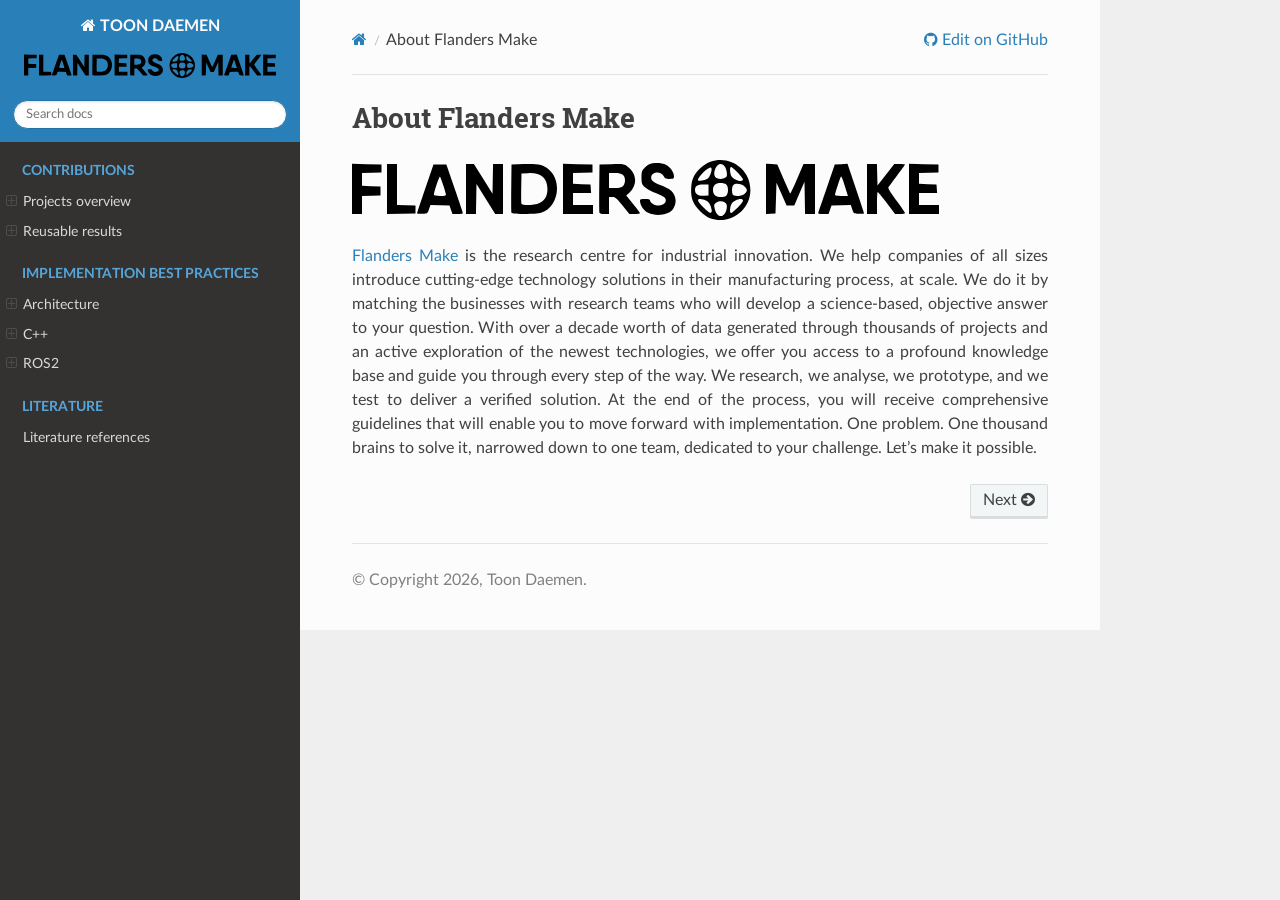
<file: index.html>
<!DOCTYPE html>
<html class="writer-html5" lang="en" data-content_root="./">
<head>
  <meta charset="utf-8" /><meta name="viewport" content="width=device-width, initial-scale=1" />

  <meta name="viewport" content="width=device-width, initial-scale=1.0" />
  <title>About Flanders Make &mdash; TOON DAEMEN 0.1 documentation</title>
      <link rel="stylesheet" type="text/css" href="_static/pygments.css?v=80d5e7a1" />
      <link rel="stylesheet" type="text/css" href="_static/css/theme.css?v=9edc463e" />
      <link rel="stylesheet" type="text/css" href="_static/copybutton.css?v=76b2166b" />
      <link rel="stylesheet" type="text/css" href="_static/sphinx-design.min.css?v=95c83b7e" />
      <link rel="stylesheet" type="text/css" href="_static/css/custom.css?v=2d9479c5" />

  
    <link rel="shortcut icon" href="_static/fm_48x48.svg"/>
      <script src="_static/jquery.js?v=5d32c60e"></script>
      <script src="_static/_sphinx_javascript_frameworks_compat.js?v=2cd50e6c"></script>
      <script src="_static/documentation_options.js?v=2709fde1"></script>
      <script src="_static/doctools.js?v=fd6eb6e6"></script>
      <script src="_static/sphinx_highlight.js?v=6ffebe34"></script>
      <script src="_static/clipboard.min.js?v=a7894cd8"></script>
      <script src="_static/copybutton.js?v=f281be69"></script>
      <script src="_static/design-tabs.js?v=f930bc37"></script>
    <script src="_static/js/theme.js"></script>
    <link rel="index" title="Index" href="genindex.html" />
    <link rel="search" title="Search" href="search.html" />
    <link rel="next" title="Projects overview" href="contributions/projects_overview.html" /> 
</head>

<body class="wy-body-for-nav"> 
  <div class="wy-grid-for-nav">
    <nav data-toggle="wy-nav-shift" class="wy-nav-side">
      <div class="wy-side-scroll">
        <div class="wy-side-nav-search" >

          
          
          <a href="#" class="icon icon-home">
            TOON DAEMEN
              <img src="_static/fm.svg" class="logo" alt="Logo"/>
          </a>
<div role="search">
  <form id="rtd-search-form" class="wy-form" action="search.html" method="get">
    <input type="text" name="q" placeholder="Search docs" aria-label="Search docs" />
    <input type="hidden" name="check_keywords" value="yes" />
    <input type="hidden" name="area" value="default" />
  </form>
</div>
        </div><div class="wy-menu wy-menu-vertical" data-spy="affix" role="navigation" aria-label="Navigation menu">
              <p class="caption" role="heading"><span class="caption-text">Contributions</span></p>
<ul>
<li class="toctree-l1"><a class="reference internal" href="contributions/projects_overview.html">Projects overview</a><ul>
<li class="toctree-l2"><a class="reference internal" href="contributions/projects_overview.html#simrop">2024-2538-SIMROP</a></li>
<li class="toctree-l2"><a class="reference internal" href="contributions/projects_overview.html#cto-action-palletizing-solution">2024-1023-CTO_ACTION-PALLETIZING_SOLUTION</a></li>
</ul>
</li>
<li class="toctree-l1"><a class="reference internal" href="contributions/reusable_results.html">Reusable results</a><ul>
<li class="toctree-l2"><a class="reference internal" href="contributions/reusable_results.html#ur-tool-integration">UR + tool integration</a><ul>
<li class="toctree-l3"><a class="reference internal" href="contributions/reusable_results.html#motivation">Motivation</a></li>
<li class="toctree-l3"><a class="reference internal" href="contributions/reusable_results.html#summary">Summary</a></li>
</ul>
</li>
<li class="toctree-l2"><a class="reference internal" href="contributions/reusable_results.html#the-palletizing-framework">The palletizing framework</a></li>
</ul>
</li>
</ul>
<p class="caption" role="heading"><span class="caption-text">Implementation best practices</span></p>
<ul>
<li class="toctree-l1"><a class="reference internal" href="implementation_best_practices/architecture/index.html">Architecture</a><ul>
<li class="toctree-l2"><a class="reference internal" href="implementation_best_practices/architecture/architecture.html">SIMROP core architecture</a><ul>
<li class="toctree-l3"><a class="reference internal" href="implementation_best_practices/architecture/architecture.html#component-manager-node">Component manager node</a></li>
<li class="toctree-l3"><a class="reference internal" href="implementation_best_practices/architecture/architecture.html#plugin-management">Plugin management</a></li>
<li class="toctree-l3"><a class="reference internal" href="implementation_best_practices/architecture/architecture.html#lifecycle-management">Lifecycle management</a></li>
<li class="toctree-l3"><a class="reference internal" href="implementation_best_practices/architecture/architecture.html#use-of-the-component-manager-in-the-simrop-skillbased-framework">Use of the Component Manager in the SIMROP skill–based framework</a></li>
</ul>
</li>
</ul>
</li>
<li class="toctree-l1"><a class="reference internal" href="implementation_best_practices/cpp/index.html">C++</a><ul>
<li class="toctree-l2"><a class="reference internal" href="implementation_best_practices/cpp/constructor_arguments.html">Passing constructor arguments</a><ul>
<li class="toctree-l3"><a class="reference internal" href="implementation_best_practices/cpp/constructor_arguments.html#example-1">Example 1</a></li>
<li class="toctree-l3"><a class="reference internal" href="implementation_best_practices/cpp/constructor_arguments.html#example-2">Example 2</a></li>
<li class="toctree-l3"><a class="reference internal" href="implementation_best_practices/cpp/constructor_arguments.html#example-3">Example 3</a></li>
</ul>
</li>
</ul>
</li>
<li class="toctree-l1"><a class="reference internal" href="implementation_best_practices/ros2/index.html">ROS2</a><ul>
<li class="toctree-l2"><a class="reference internal" href="implementation_best_practices/ros2/ros2.html">ROS2 best practices</a></li>
</ul>
</li>
</ul>
<p class="caption" role="heading"><span class="caption-text">Literature</span></p>
<ul>
<li class="toctree-l1"><a class="reference internal" href="literature/references.html">Literature references</a></li>
</ul>

        </div>
      </div>
    </nav>

    <section data-toggle="wy-nav-shift" class="wy-nav-content-wrap"><nav class="wy-nav-top" aria-label="Mobile navigation menu" >
          <i data-toggle="wy-nav-top" class="fa fa-bars"></i>
          <a href="#">TOON DAEMEN</a>
      </nav>

      <div class="wy-nav-content">
        <div class="rst-content">
          <div role="navigation" aria-label="Page navigation">
  <ul class="wy-breadcrumbs">
      <li><a href="#" class="icon icon-home" aria-label="Home"></a></li>
      <li class="breadcrumb-item active">About Flanders Make</li>
      <li class="wy-breadcrumbs-aside">
              <a href="https://github.com/toondaemenFM/developer_log/blob/main/docs/source/index.md" class="fa fa-github"> Edit on GitHub</a>
      </li>
  </ul>
  <hr/>
</div>
          <div role="main" class="document" itemscope="itemscope" itemtype="http://schema.org/Article">
           <div itemprop="articleBody">
             
  <section class="tex2jax_ignore mathjax_ignore" id="about-flanders-make">
<h1>About Flanders Make<a class="headerlink" href="#about-flanders-make" title="Link to this heading"></a></h1>
<p><img alt="FM-logo" src="_images/fm.svg" /></p>
<p><a class="reference external" href="https://www.flandersmake.be/en">Flanders Make</a> is the research centre for industrial innovation. We help companies of all sizes introduce cutting-edge technology solutions in their manufacturing process, at scale. We do it by matching the businesses with research teams who will develop a science-based, objective answer to your question. With over a decade worth of data generated through thousands of projects and an active exploration of the newest technologies, we offer you access to a profound knowledge base and guide you through every step of the way. We research, we analyse, we prototype, and we test to deliver a verified solution. At the end of the process, you will receive comprehensive guidelines that will enable you to move forward with implementation. One problem. One thousand brains to solve it, narrowed down to one team, dedicated to your challenge. Let’s make it possible.</p>
<div class="toctree-wrapper compound">
</div>
<div class="toctree-wrapper compound">
</div>
<div class="toctree-wrapper compound">
</div>
</section>


           </div>
          </div>
          <footer><div class="rst-footer-buttons" role="navigation" aria-label="Footer">
        <a href="contributions/projects_overview.html" class="btn btn-neutral float-right" title="Projects overview" accesskey="n" rel="next">Next <span class="fa fa-arrow-circle-right" aria-hidden="true"></span></a>
    </div>

  <hr/>

  <div role="contentinfo">
    <p>&#169; Copyright 2026, Toon Daemen.</p>
  </div>

   

</footer>
        </div>
      </div>
    </section>
  </div>
  <script>
      jQuery(function () {
          SphinxRtdTheme.Navigation.enable(true);
      });
  </script> 

</body>
</html>
</file>
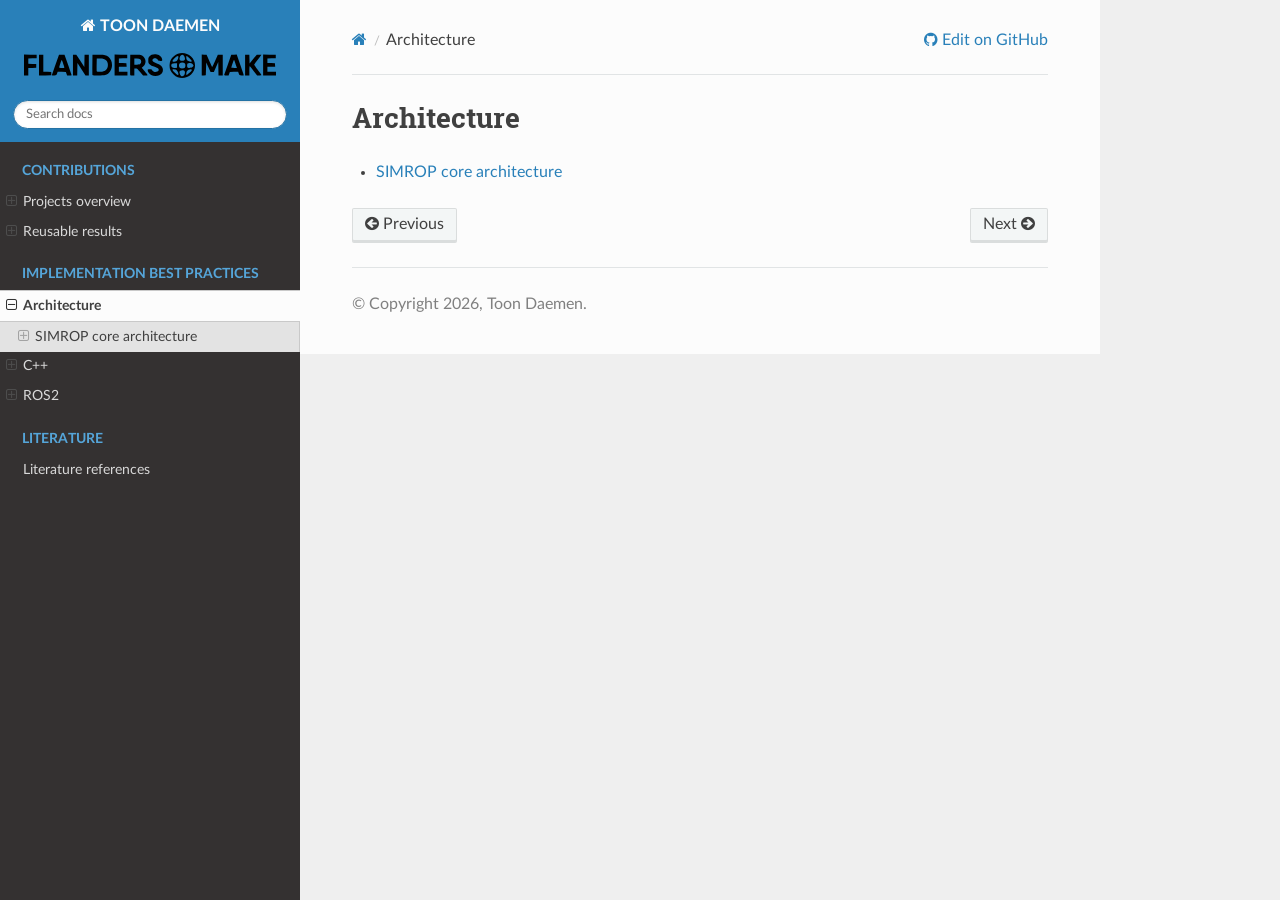
<file: implementation_best_practices/architecture/index.html>
<!DOCTYPE html>
<html class="writer-html5" lang="en" data-content_root="../../">
<head>
  <meta charset="utf-8" /><meta name="viewport" content="width=device-width, initial-scale=1" />

  <meta name="viewport" content="width=device-width, initial-scale=1.0" />
  <title>Architecture &mdash; TOON DAEMEN 0.1 documentation</title>
      <link rel="stylesheet" type="text/css" href="../../_static/pygments.css?v=80d5e7a1" />
      <link rel="stylesheet" type="text/css" href="../../_static/css/theme.css?v=9edc463e" />
      <link rel="stylesheet" type="text/css" href="../../_static/copybutton.css?v=76b2166b" />
      <link rel="stylesheet" type="text/css" href="../../_static/sphinx-design.min.css?v=95c83b7e" />
      <link rel="stylesheet" type="text/css" href="../../_static/css/custom.css?v=2d9479c5" />

  
    <link rel="shortcut icon" href="../../_static/fm_48x48.svg"/>
      <script src="../../_static/jquery.js?v=5d32c60e"></script>
      <script src="../../_static/_sphinx_javascript_frameworks_compat.js?v=2cd50e6c"></script>
      <script src="../../_static/documentation_options.js?v=2709fde1"></script>
      <script src="../../_static/doctools.js?v=fd6eb6e6"></script>
      <script src="../../_static/sphinx_highlight.js?v=6ffebe34"></script>
      <script src="../../_static/clipboard.min.js?v=a7894cd8"></script>
      <script src="../../_static/copybutton.js?v=f281be69"></script>
      <script src="../../_static/design-tabs.js?v=f930bc37"></script>
    <script src="../../_static/js/theme.js"></script>
    <link rel="index" title="Index" href="../../genindex.html" />
    <link rel="search" title="Search" href="../../search.html" />
    <link rel="next" title="SIMROP core architecture" href="architecture.html" />
    <link rel="prev" title="Reusable results" href="../../contributions/reusable_results.html" /> 
</head>

<body class="wy-body-for-nav"> 
  <div class="wy-grid-for-nav">
    <nav data-toggle="wy-nav-shift" class="wy-nav-side">
      <div class="wy-side-scroll">
        <div class="wy-side-nav-search" >

          
          
          <a href="../../index.html" class="icon icon-home">
            TOON DAEMEN
              <img src="../../_static/fm.svg" class="logo" alt="Logo"/>
          </a>
<div role="search">
  <form id="rtd-search-form" class="wy-form" action="../../search.html" method="get">
    <input type="text" name="q" placeholder="Search docs" aria-label="Search docs" />
    <input type="hidden" name="check_keywords" value="yes" />
    <input type="hidden" name="area" value="default" />
  </form>
</div>
        </div><div class="wy-menu wy-menu-vertical" data-spy="affix" role="navigation" aria-label="Navigation menu">
              <p class="caption" role="heading"><span class="caption-text">Contributions</span></p>
<ul>
<li class="toctree-l1"><a class="reference internal" href="../../contributions/projects_overview.html">Projects overview</a><ul>
<li class="toctree-l2"><a class="reference internal" href="../../contributions/projects_overview.html#simrop">2024-2538-SIMROP</a></li>
<li class="toctree-l2"><a class="reference internal" href="../../contributions/projects_overview.html#cto-action-palletizing-solution">2024-1023-CTO_ACTION-PALLETIZING_SOLUTION</a></li>
</ul>
</li>
<li class="toctree-l1"><a class="reference internal" href="../../contributions/reusable_results.html">Reusable results</a><ul>
<li class="toctree-l2"><a class="reference internal" href="../../contributions/reusable_results.html#ur-tool-integration">UR + tool integration</a><ul>
<li class="toctree-l3"><a class="reference internal" href="../../contributions/reusable_results.html#motivation">Motivation</a></li>
<li class="toctree-l3"><a class="reference internal" href="../../contributions/reusable_results.html#summary">Summary</a></li>
</ul>
</li>
<li class="toctree-l2"><a class="reference internal" href="../../contributions/reusable_results.html#the-palletizing-framework">The palletizing framework</a></li>
</ul>
</li>
</ul>
<p class="caption" role="heading"><span class="caption-text">Implementation best practices</span></p>
<ul class="current">
<li class="toctree-l1 current"><a class="current reference internal" href="#">Architecture</a><ul>
<li class="toctree-l2"><a class="reference internal" href="architecture.html">SIMROP core architecture</a><ul>
<li class="toctree-l3"><a class="reference internal" href="architecture.html#component-manager-node">Component manager node</a></li>
<li class="toctree-l3"><a class="reference internal" href="architecture.html#plugin-management">Plugin management</a></li>
<li class="toctree-l3"><a class="reference internal" href="architecture.html#lifecycle-management">Lifecycle management</a></li>
<li class="toctree-l3"><a class="reference internal" href="architecture.html#use-of-the-component-manager-in-the-simrop-skillbased-framework">Use of the Component Manager in the SIMROP skill–based framework</a></li>
</ul>
</li>
</ul>
</li>
<li class="toctree-l1"><a class="reference internal" href="../cpp/index.html">C++</a><ul>
<li class="toctree-l2"><a class="reference internal" href="../cpp/constructor_arguments.html">Passing constructor arguments</a><ul>
<li class="toctree-l3"><a class="reference internal" href="../cpp/constructor_arguments.html#example-1">Example 1</a></li>
<li class="toctree-l3"><a class="reference internal" href="../cpp/constructor_arguments.html#example-2">Example 2</a></li>
<li class="toctree-l3"><a class="reference internal" href="../cpp/constructor_arguments.html#example-3">Example 3</a></li>
</ul>
</li>
</ul>
</li>
<li class="toctree-l1"><a class="reference internal" href="../ros2/index.html">ROS2</a><ul>
<li class="toctree-l2"><a class="reference internal" href="../ros2/ros2.html">ROS2 best practices</a></li>
</ul>
</li>
</ul>
<p class="caption" role="heading"><span class="caption-text">Literature</span></p>
<ul>
<li class="toctree-l1"><a class="reference internal" href="../../literature/references.html">Literature references</a></li>
</ul>

        </div>
      </div>
    </nav>

    <section data-toggle="wy-nav-shift" class="wy-nav-content-wrap"><nav class="wy-nav-top" aria-label="Mobile navigation menu" >
          <i data-toggle="wy-nav-top" class="fa fa-bars"></i>
          <a href="../../index.html">TOON DAEMEN</a>
      </nav>

      <div class="wy-nav-content">
        <div class="rst-content">
          <div role="navigation" aria-label="Page navigation">
  <ul class="wy-breadcrumbs">
      <li><a href="../../index.html" class="icon icon-home" aria-label="Home"></a></li>
      <li class="breadcrumb-item active">Architecture</li>
      <li class="wy-breadcrumbs-aside">
              <a href="https://github.com/toondaemenFM/developer_log/blob/main/docs/source/implementation_best_practices/architecture/index.md" class="fa fa-github"> Edit on GitHub</a>
      </li>
  </ul>
  <hr/>
</div>
          <div role="main" class="document" itemscope="itemscope" itemtype="http://schema.org/Article">
           <div itemprop="articleBody">
             
  <section class="tex2jax_ignore mathjax_ignore" id="architecture">
<h1>Architecture<a class="headerlink" href="#architecture" title="Link to this heading"></a></h1>
<div class="toctree-wrapper compound">
<ul>
<li class="toctree-l1"><a class="reference internal" href="architecture.html">SIMROP core architecture</a></li>
</ul>
</div>
</section>


           </div>
          </div>
          <footer><div class="rst-footer-buttons" role="navigation" aria-label="Footer">
        <a href="../../contributions/reusable_results.html" class="btn btn-neutral float-left" title="Reusable results" accesskey="p" rel="prev"><span class="fa fa-arrow-circle-left" aria-hidden="true"></span> Previous</a>
        <a href="architecture.html" class="btn btn-neutral float-right" title="SIMROP core architecture" accesskey="n" rel="next">Next <span class="fa fa-arrow-circle-right" aria-hidden="true"></span></a>
    </div>

  <hr/>

  <div role="contentinfo">
    <p>&#169; Copyright 2026, Toon Daemen.</p>
  </div>

   

</footer>
        </div>
      </div>
    </section>
  </div>
  <script>
      jQuery(function () {
          SphinxRtdTheme.Navigation.enable(true);
      });
  </script> 

</body>
</html>
</file>
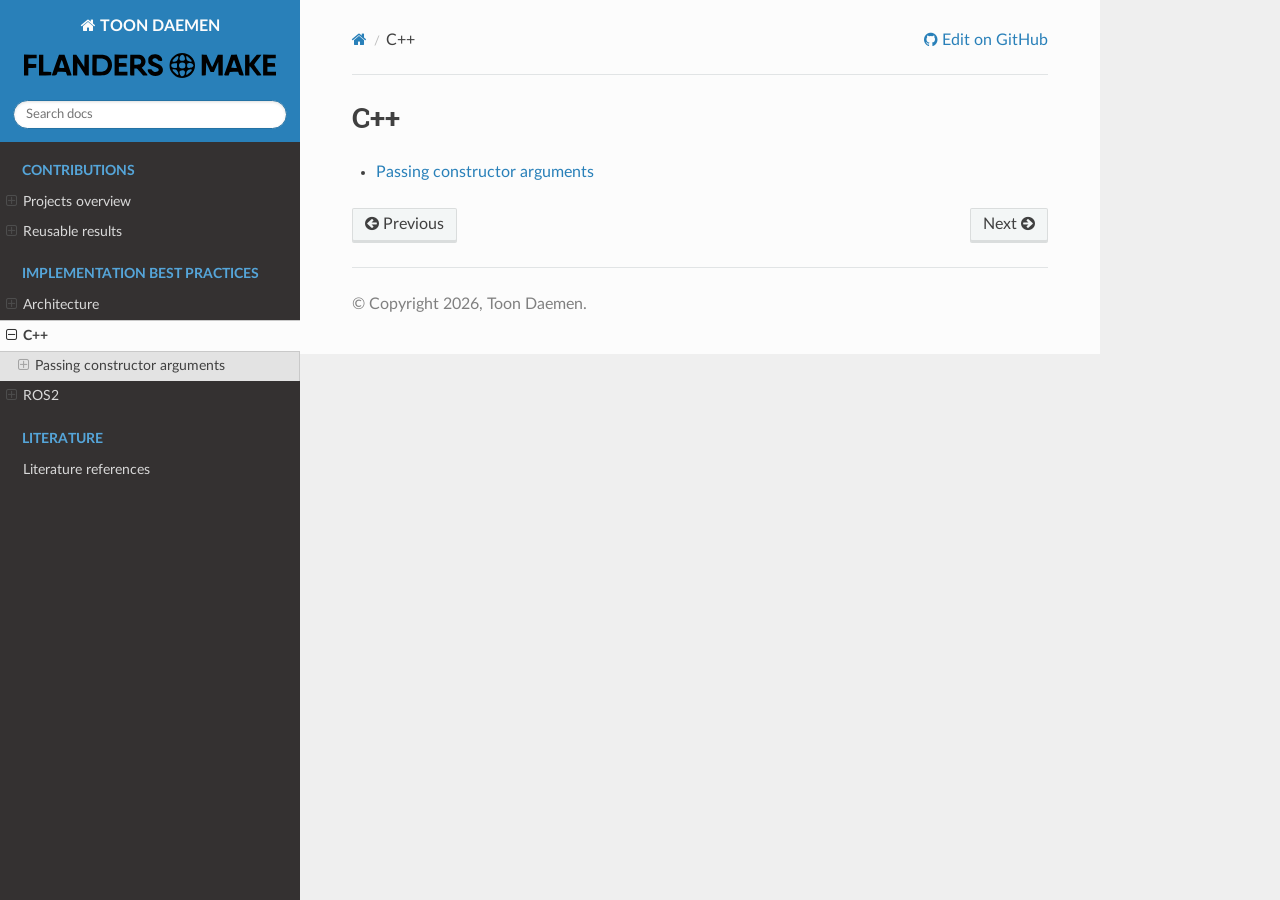
<file: implementation_best_practices/cpp/index.html>
<!DOCTYPE html>
<html class="writer-html5" lang="en" data-content_root="../../">
<head>
  <meta charset="utf-8" /><meta name="viewport" content="width=device-width, initial-scale=1" />

  <meta name="viewport" content="width=device-width, initial-scale=1.0" />
  <title>C++ &mdash; TOON DAEMEN 0.1 documentation</title>
      <link rel="stylesheet" type="text/css" href="../../_static/pygments.css?v=80d5e7a1" />
      <link rel="stylesheet" type="text/css" href="../../_static/css/theme.css?v=9edc463e" />
      <link rel="stylesheet" type="text/css" href="../../_static/copybutton.css?v=76b2166b" />
      <link rel="stylesheet" type="text/css" href="../../_static/sphinx-design.min.css?v=95c83b7e" />
      <link rel="stylesheet" type="text/css" href="../../_static/css/custom.css?v=2d9479c5" />

  
    <link rel="shortcut icon" href="../../_static/fm_48x48.svg"/>
      <script src="../../_static/jquery.js?v=5d32c60e"></script>
      <script src="../../_static/_sphinx_javascript_frameworks_compat.js?v=2cd50e6c"></script>
      <script src="../../_static/documentation_options.js?v=2709fde1"></script>
      <script src="../../_static/doctools.js?v=fd6eb6e6"></script>
      <script src="../../_static/sphinx_highlight.js?v=6ffebe34"></script>
      <script src="../../_static/clipboard.min.js?v=a7894cd8"></script>
      <script src="../../_static/copybutton.js?v=f281be69"></script>
      <script src="../../_static/design-tabs.js?v=f930bc37"></script>
    <script src="../../_static/js/theme.js"></script>
    <link rel="index" title="Index" href="../../genindex.html" />
    <link rel="search" title="Search" href="../../search.html" />
    <link rel="next" title="Passing constructor arguments" href="constructor_arguments.html" />
    <link rel="prev" title="SIMROP core architecture" href="../architecture/architecture.html" /> 
</head>

<body class="wy-body-for-nav"> 
  <div class="wy-grid-for-nav">
    <nav data-toggle="wy-nav-shift" class="wy-nav-side">
      <div class="wy-side-scroll">
        <div class="wy-side-nav-search" >

          
          
          <a href="../../index.html" class="icon icon-home">
            TOON DAEMEN
              <img src="../../_static/fm.svg" class="logo" alt="Logo"/>
          </a>
<div role="search">
  <form id="rtd-search-form" class="wy-form" action="../../search.html" method="get">
    <input type="text" name="q" placeholder="Search docs" aria-label="Search docs" />
    <input type="hidden" name="check_keywords" value="yes" />
    <input type="hidden" name="area" value="default" />
  </form>
</div>
        </div><div class="wy-menu wy-menu-vertical" data-spy="affix" role="navigation" aria-label="Navigation menu">
              <p class="caption" role="heading"><span class="caption-text">Contributions</span></p>
<ul>
<li class="toctree-l1"><a class="reference internal" href="../../contributions/projects_overview.html">Projects overview</a><ul>
<li class="toctree-l2"><a class="reference internal" href="../../contributions/projects_overview.html#simrop">2024-2538-SIMROP</a></li>
<li class="toctree-l2"><a class="reference internal" href="../../contributions/projects_overview.html#cto-action-palletizing-solution">2024-1023-CTO_ACTION-PALLETIZING_SOLUTION</a></li>
</ul>
</li>
<li class="toctree-l1"><a class="reference internal" href="../../contributions/reusable_results.html">Reusable results</a><ul>
<li class="toctree-l2"><a class="reference internal" href="../../contributions/reusable_results.html#ur-tool-integration">UR + tool integration</a><ul>
<li class="toctree-l3"><a class="reference internal" href="../../contributions/reusable_results.html#motivation">Motivation</a></li>
<li class="toctree-l3"><a class="reference internal" href="../../contributions/reusable_results.html#summary">Summary</a></li>
</ul>
</li>
<li class="toctree-l2"><a class="reference internal" href="../../contributions/reusable_results.html#the-palletizing-framework">The palletizing framework</a></li>
</ul>
</li>
</ul>
<p class="caption" role="heading"><span class="caption-text">Implementation best practices</span></p>
<ul class="current">
<li class="toctree-l1"><a class="reference internal" href="../architecture/index.html">Architecture</a><ul>
<li class="toctree-l2"><a class="reference internal" href="../architecture/architecture.html">SIMROP core architecture</a><ul>
<li class="toctree-l3"><a class="reference internal" href="../architecture/architecture.html#component-manager-node">Component manager node</a></li>
<li class="toctree-l3"><a class="reference internal" href="../architecture/architecture.html#plugin-management">Plugin management</a></li>
<li class="toctree-l3"><a class="reference internal" href="../architecture/architecture.html#lifecycle-management">Lifecycle management</a></li>
<li class="toctree-l3"><a class="reference internal" href="../architecture/architecture.html#use-of-the-component-manager-in-the-simrop-skillbased-framework">Use of the Component Manager in the SIMROP skill–based framework</a></li>
</ul>
</li>
</ul>
</li>
<li class="toctree-l1 current"><a class="current reference internal" href="#">C++</a><ul>
<li class="toctree-l2"><a class="reference internal" href="constructor_arguments.html">Passing constructor arguments</a><ul>
<li class="toctree-l3"><a class="reference internal" href="constructor_arguments.html#example-1">Example 1</a></li>
<li class="toctree-l3"><a class="reference internal" href="constructor_arguments.html#example-2">Example 2</a></li>
<li class="toctree-l3"><a class="reference internal" href="constructor_arguments.html#example-3">Example 3</a></li>
</ul>
</li>
</ul>
</li>
<li class="toctree-l1"><a class="reference internal" href="../ros2/index.html">ROS2</a><ul>
<li class="toctree-l2"><a class="reference internal" href="../ros2/ros2.html">ROS2 best practices</a></li>
</ul>
</li>
</ul>
<p class="caption" role="heading"><span class="caption-text">Literature</span></p>
<ul>
<li class="toctree-l1"><a class="reference internal" href="../../literature/references.html">Literature references</a></li>
</ul>

        </div>
      </div>
    </nav>

    <section data-toggle="wy-nav-shift" class="wy-nav-content-wrap"><nav class="wy-nav-top" aria-label="Mobile navigation menu" >
          <i data-toggle="wy-nav-top" class="fa fa-bars"></i>
          <a href="../../index.html">TOON DAEMEN</a>
      </nav>

      <div class="wy-nav-content">
        <div class="rst-content">
          <div role="navigation" aria-label="Page navigation">
  <ul class="wy-breadcrumbs">
      <li><a href="../../index.html" class="icon icon-home" aria-label="Home"></a></li>
      <li class="breadcrumb-item active">C++</li>
      <li class="wy-breadcrumbs-aside">
              <a href="https://github.com/toondaemenFM/developer_log/blob/main/docs/source/implementation_best_practices/cpp/index.md" class="fa fa-github"> Edit on GitHub</a>
      </li>
  </ul>
  <hr/>
</div>
          <div role="main" class="document" itemscope="itemscope" itemtype="http://schema.org/Article">
           <div itemprop="articleBody">
             
  <section class="tex2jax_ignore mathjax_ignore" id="c">
<h1>C++<a class="headerlink" href="#c" title="Link to this heading"></a></h1>
<div class="toctree-wrapper compound">
<ul>
<li class="toctree-l1"><a class="reference internal" href="constructor_arguments.html">Passing constructor arguments</a></li>
</ul>
</div>
</section>


           </div>
          </div>
          <footer><div class="rst-footer-buttons" role="navigation" aria-label="Footer">
        <a href="../architecture/architecture.html" class="btn btn-neutral float-left" title="SIMROP core architecture" accesskey="p" rel="prev"><span class="fa fa-arrow-circle-left" aria-hidden="true"></span> Previous</a>
        <a href="constructor_arguments.html" class="btn btn-neutral float-right" title="Passing constructor arguments" accesskey="n" rel="next">Next <span class="fa fa-arrow-circle-right" aria-hidden="true"></span></a>
    </div>

  <hr/>

  <div role="contentinfo">
    <p>&#169; Copyright 2026, Toon Daemen.</p>
  </div>

   

</footer>
        </div>
      </div>
    </section>
  </div>
  <script>
      jQuery(function () {
          SphinxRtdTheme.Navigation.enable(true);
      });
  </script> 

</body>
</html>
</file>
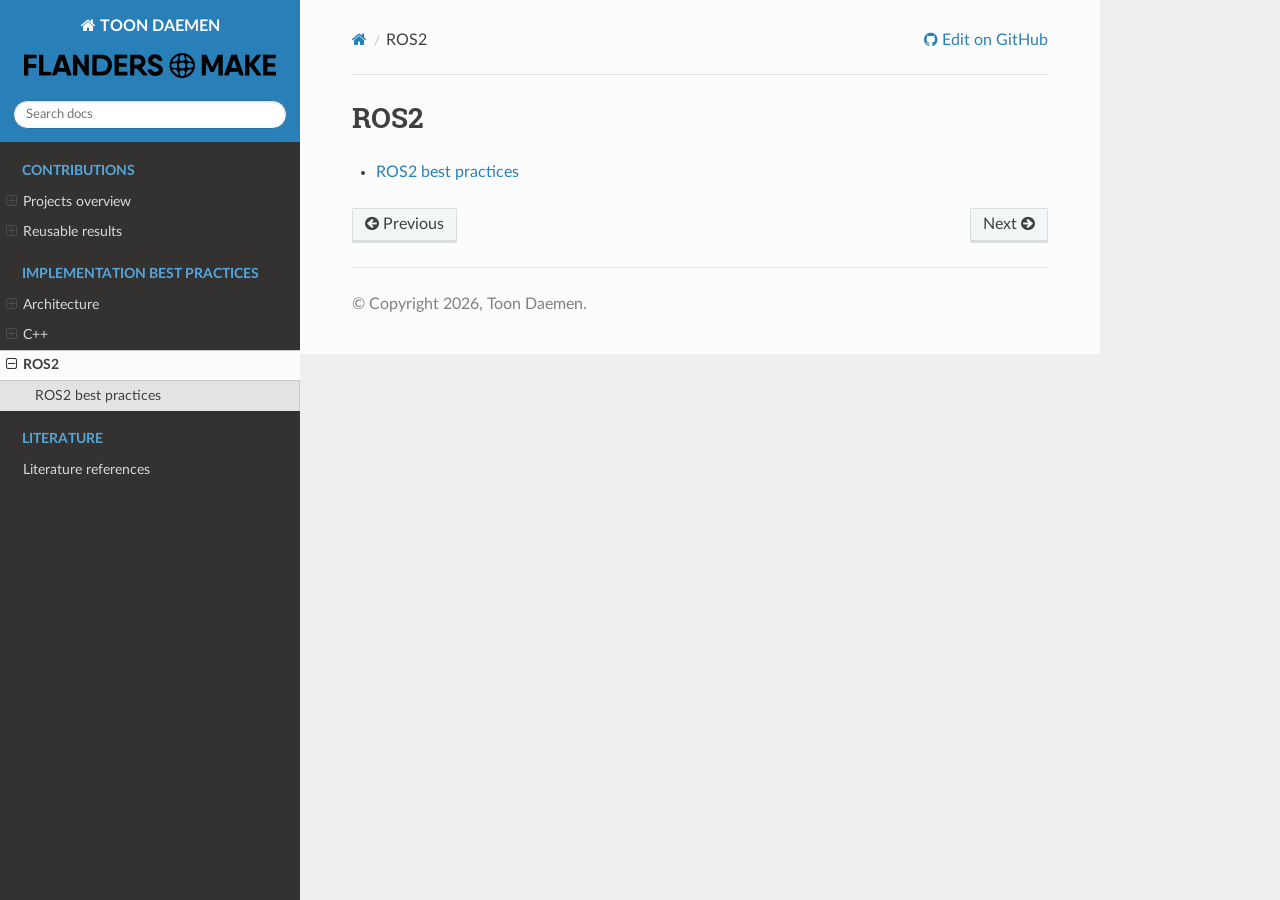
<file: implementation_best_practices/ros2/index.html>
<!DOCTYPE html>
<html class="writer-html5" lang="en" data-content_root="../../">
<head>
  <meta charset="utf-8" /><meta name="viewport" content="width=device-width, initial-scale=1" />

  <meta name="viewport" content="width=device-width, initial-scale=1.0" />
  <title>ROS2 &mdash; TOON DAEMEN 0.1 documentation</title>
      <link rel="stylesheet" type="text/css" href="../../_static/pygments.css?v=80d5e7a1" />
      <link rel="stylesheet" type="text/css" href="../../_static/css/theme.css?v=9edc463e" />
      <link rel="stylesheet" type="text/css" href="../../_static/copybutton.css?v=76b2166b" />
      <link rel="stylesheet" type="text/css" href="../../_static/sphinx-design.min.css?v=95c83b7e" />
      <link rel="stylesheet" type="text/css" href="../../_static/css/custom.css?v=2d9479c5" />

  
    <link rel="shortcut icon" href="../../_static/fm_48x48.svg"/>
      <script src="../../_static/jquery.js?v=5d32c60e"></script>
      <script src="../../_static/_sphinx_javascript_frameworks_compat.js?v=2cd50e6c"></script>
      <script src="../../_static/documentation_options.js?v=2709fde1"></script>
      <script src="../../_static/doctools.js?v=fd6eb6e6"></script>
      <script src="../../_static/sphinx_highlight.js?v=6ffebe34"></script>
      <script src="../../_static/clipboard.min.js?v=a7894cd8"></script>
      <script src="../../_static/copybutton.js?v=f281be69"></script>
      <script src="../../_static/design-tabs.js?v=f930bc37"></script>
    <script src="../../_static/js/theme.js"></script>
    <link rel="index" title="Index" href="../../genindex.html" />
    <link rel="search" title="Search" href="../../search.html" />
    <link rel="next" title="ROS2 best practices" href="ros2.html" />
    <link rel="prev" title="Passing constructor arguments" href="../cpp/constructor_arguments.html" /> 
</head>

<body class="wy-body-for-nav"> 
  <div class="wy-grid-for-nav">
    <nav data-toggle="wy-nav-shift" class="wy-nav-side">
      <div class="wy-side-scroll">
        <div class="wy-side-nav-search" >

          
          
          <a href="../../index.html" class="icon icon-home">
            TOON DAEMEN
              <img src="../../_static/fm.svg" class="logo" alt="Logo"/>
          </a>
<div role="search">
  <form id="rtd-search-form" class="wy-form" action="../../search.html" method="get">
    <input type="text" name="q" placeholder="Search docs" aria-label="Search docs" />
    <input type="hidden" name="check_keywords" value="yes" />
    <input type="hidden" name="area" value="default" />
  </form>
</div>
        </div><div class="wy-menu wy-menu-vertical" data-spy="affix" role="navigation" aria-label="Navigation menu">
              <p class="caption" role="heading"><span class="caption-text">Contributions</span></p>
<ul>
<li class="toctree-l1"><a class="reference internal" href="../../contributions/projects_overview.html">Projects overview</a><ul>
<li class="toctree-l2"><a class="reference internal" href="../../contributions/projects_overview.html#simrop">2024-2538-SIMROP</a></li>
<li class="toctree-l2"><a class="reference internal" href="../../contributions/projects_overview.html#cto-action-palletizing-solution">2024-1023-CTO_ACTION-PALLETIZING_SOLUTION</a></li>
</ul>
</li>
<li class="toctree-l1"><a class="reference internal" href="../../contributions/reusable_results.html">Reusable results</a><ul>
<li class="toctree-l2"><a class="reference internal" href="../../contributions/reusable_results.html#ur-tool-integration">UR + tool integration</a><ul>
<li class="toctree-l3"><a class="reference internal" href="../../contributions/reusable_results.html#motivation">Motivation</a></li>
<li class="toctree-l3"><a class="reference internal" href="../../contributions/reusable_results.html#summary">Summary</a></li>
</ul>
</li>
<li class="toctree-l2"><a class="reference internal" href="../../contributions/reusable_results.html#the-palletizing-framework">The palletizing framework</a></li>
</ul>
</li>
</ul>
<p class="caption" role="heading"><span class="caption-text">Implementation best practices</span></p>
<ul class="current">
<li class="toctree-l1"><a class="reference internal" href="../architecture/index.html">Architecture</a><ul>
<li class="toctree-l2"><a class="reference internal" href="../architecture/architecture.html">SIMROP core architecture</a><ul>
<li class="toctree-l3"><a class="reference internal" href="../architecture/architecture.html#component-manager-node">Component manager node</a></li>
<li class="toctree-l3"><a class="reference internal" href="../architecture/architecture.html#plugin-management">Plugin management</a></li>
<li class="toctree-l3"><a class="reference internal" href="../architecture/architecture.html#lifecycle-management">Lifecycle management</a></li>
<li class="toctree-l3"><a class="reference internal" href="../architecture/architecture.html#use-of-the-component-manager-in-the-simrop-skillbased-framework">Use of the Component Manager in the SIMROP skill–based framework</a></li>
</ul>
</li>
</ul>
</li>
<li class="toctree-l1"><a class="reference internal" href="../cpp/index.html">C++</a><ul>
<li class="toctree-l2"><a class="reference internal" href="../cpp/constructor_arguments.html">Passing constructor arguments</a><ul>
<li class="toctree-l3"><a class="reference internal" href="../cpp/constructor_arguments.html#example-1">Example 1</a></li>
<li class="toctree-l3"><a class="reference internal" href="../cpp/constructor_arguments.html#example-2">Example 2</a></li>
<li class="toctree-l3"><a class="reference internal" href="../cpp/constructor_arguments.html#example-3">Example 3</a></li>
</ul>
</li>
</ul>
</li>
<li class="toctree-l1 current"><a class="current reference internal" href="#">ROS2</a><ul>
<li class="toctree-l2"><a class="reference internal" href="ros2.html">ROS2 best practices</a></li>
</ul>
</li>
</ul>
<p class="caption" role="heading"><span class="caption-text">Literature</span></p>
<ul>
<li class="toctree-l1"><a class="reference internal" href="../../literature/references.html">Literature references</a></li>
</ul>

        </div>
      </div>
    </nav>

    <section data-toggle="wy-nav-shift" class="wy-nav-content-wrap"><nav class="wy-nav-top" aria-label="Mobile navigation menu" >
          <i data-toggle="wy-nav-top" class="fa fa-bars"></i>
          <a href="../../index.html">TOON DAEMEN</a>
      </nav>

      <div class="wy-nav-content">
        <div class="rst-content">
          <div role="navigation" aria-label="Page navigation">
  <ul class="wy-breadcrumbs">
      <li><a href="../../index.html" class="icon icon-home" aria-label="Home"></a></li>
      <li class="breadcrumb-item active">ROS2</li>
      <li class="wy-breadcrumbs-aside">
              <a href="https://github.com/toondaemenFM/developer_log/blob/main/docs/source/implementation_best_practices/ros2/index.md" class="fa fa-github"> Edit on GitHub</a>
      </li>
  </ul>
  <hr/>
</div>
          <div role="main" class="document" itemscope="itemscope" itemtype="http://schema.org/Article">
           <div itemprop="articleBody">
             
  <section class="tex2jax_ignore mathjax_ignore" id="ros2">
<h1>ROS2<a class="headerlink" href="#ros2" title="Link to this heading"></a></h1>
<div class="toctree-wrapper compound">
<ul>
<li class="toctree-l1"><a class="reference internal" href="ros2.html">ROS2 best practices</a></li>
</ul>
</div>
</section>


           </div>
          </div>
          <footer><div class="rst-footer-buttons" role="navigation" aria-label="Footer">
        <a href="../cpp/constructor_arguments.html" class="btn btn-neutral float-left" title="Passing constructor arguments" accesskey="p" rel="prev"><span class="fa fa-arrow-circle-left" aria-hidden="true"></span> Previous</a>
        <a href="ros2.html" class="btn btn-neutral float-right" title="ROS2 best practices" accesskey="n" rel="next">Next <span class="fa fa-arrow-circle-right" aria-hidden="true"></span></a>
    </div>

  <hr/>

  <div role="contentinfo">
    <p>&#169; Copyright 2026, Toon Daemen.</p>
  </div>

   

</footer>
        </div>
      </div>
    </section>
  </div>
  <script>
      jQuery(function () {
          SphinxRtdTheme.Navigation.enable(true);
      });
  </script> 

</body>
</html>
</file>
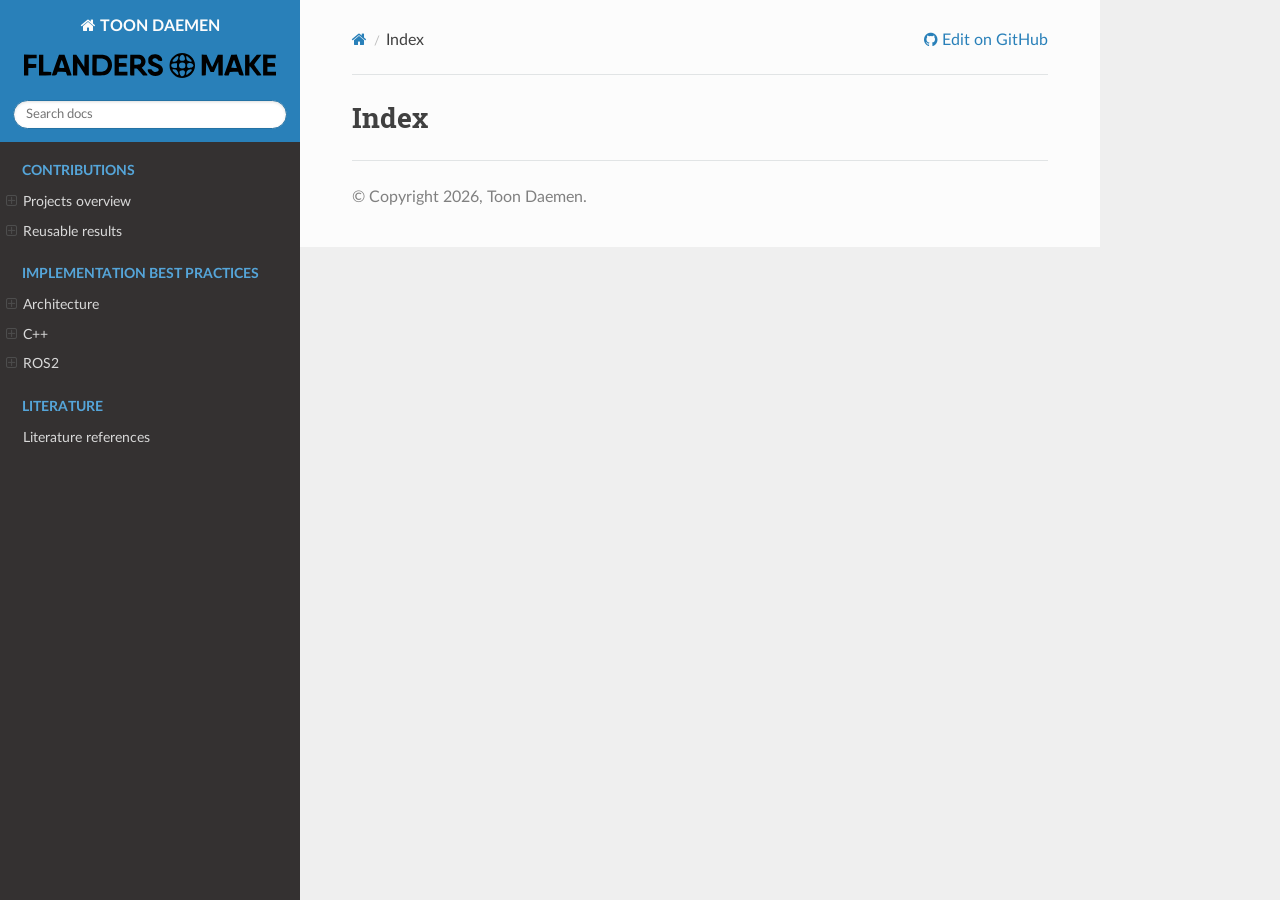
<file: genindex.html>
<!DOCTYPE html>
<html class="writer-html5" lang="en" data-content_root="./">
<head>
  <meta charset="utf-8" />
  <meta name="viewport" content="width=device-width, initial-scale=1.0" />
  <title>Index &mdash; TOON DAEMEN 0.1 documentation</title>
      <link rel="stylesheet" type="text/css" href="_static/pygments.css?v=80d5e7a1" />
      <link rel="stylesheet" type="text/css" href="_static/css/theme.css?v=9edc463e" />
      <link rel="stylesheet" type="text/css" href="_static/copybutton.css?v=76b2166b" />
      <link rel="stylesheet" type="text/css" href="_static/sphinx-design.min.css?v=95c83b7e" />
      <link rel="stylesheet" type="text/css" href="_static/css/custom.css?v=2d9479c5" />

  
    <link rel="shortcut icon" href="_static/fm_48x48.svg"/>
      <script src="_static/jquery.js?v=5d32c60e"></script>
      <script src="_static/_sphinx_javascript_frameworks_compat.js?v=2cd50e6c"></script>
      <script src="_static/documentation_options.js?v=2709fde1"></script>
      <script src="_static/doctools.js?v=fd6eb6e6"></script>
      <script src="_static/sphinx_highlight.js?v=6ffebe34"></script>
      <script src="_static/clipboard.min.js?v=a7894cd8"></script>
      <script src="_static/copybutton.js?v=f281be69"></script>
      <script src="_static/design-tabs.js?v=f930bc37"></script>
    <script src="_static/js/theme.js"></script>
    <link rel="index" title="Index" href="#" />
    <link rel="search" title="Search" href="search.html" /> 
</head>

<body class="wy-body-for-nav"> 
  <div class="wy-grid-for-nav">
    <nav data-toggle="wy-nav-shift" class="wy-nav-side">
      <div class="wy-side-scroll">
        <div class="wy-side-nav-search" >

          
          
          <a href="index.html" class="icon icon-home">
            TOON DAEMEN
              <img src="_static/fm.svg" class="logo" alt="Logo"/>
          </a>
<div role="search">
  <form id="rtd-search-form" class="wy-form" action="search.html" method="get">
    <input type="text" name="q" placeholder="Search docs" aria-label="Search docs" />
    <input type="hidden" name="check_keywords" value="yes" />
    <input type="hidden" name="area" value="default" />
  </form>
</div>
        </div><div class="wy-menu wy-menu-vertical" data-spy="affix" role="navigation" aria-label="Navigation menu">
              <p class="caption" role="heading"><span class="caption-text">Contributions</span></p>
<ul>
<li class="toctree-l1"><a class="reference internal" href="contributions/projects_overview.html">Projects overview</a><ul>
<li class="toctree-l2"><a class="reference internal" href="contributions/projects_overview.html#simrop">2024-2538-SIMROP</a></li>
<li class="toctree-l2"><a class="reference internal" href="contributions/projects_overview.html#cto-action-palletizing-solution">2024-1023-CTO_ACTION-PALLETIZING_SOLUTION</a></li>
</ul>
</li>
<li class="toctree-l1"><a class="reference internal" href="contributions/reusable_results.html">Reusable results</a><ul>
<li class="toctree-l2"><a class="reference internal" href="contributions/reusable_results.html#ur-tool-integration">UR + tool integration</a><ul>
<li class="toctree-l3"><a class="reference internal" href="contributions/reusable_results.html#motivation">Motivation</a></li>
<li class="toctree-l3"><a class="reference internal" href="contributions/reusable_results.html#summary">Summary</a></li>
</ul>
</li>
<li class="toctree-l2"><a class="reference internal" href="contributions/reusable_results.html#the-palletizing-framework">The palletizing framework</a></li>
</ul>
</li>
</ul>
<p class="caption" role="heading"><span class="caption-text">Implementation best practices</span></p>
<ul>
<li class="toctree-l1"><a class="reference internal" href="implementation_best_practices/architecture/index.html">Architecture</a><ul>
<li class="toctree-l2"><a class="reference internal" href="implementation_best_practices/architecture/architecture.html">SIMROP core architecture</a><ul>
<li class="toctree-l3"><a class="reference internal" href="implementation_best_practices/architecture/architecture.html#component-manager-node">Component manager node</a></li>
<li class="toctree-l3"><a class="reference internal" href="implementation_best_practices/architecture/architecture.html#plugin-management">Plugin management</a></li>
<li class="toctree-l3"><a class="reference internal" href="implementation_best_practices/architecture/architecture.html#lifecycle-management">Lifecycle management</a></li>
<li class="toctree-l3"><a class="reference internal" href="implementation_best_practices/architecture/architecture.html#use-of-the-component-manager-in-the-simrop-skillbased-framework">Use of the Component Manager in the SIMROP skill–based framework</a></li>
</ul>
</li>
</ul>
</li>
<li class="toctree-l1"><a class="reference internal" href="implementation_best_practices/cpp/index.html">C++</a><ul>
<li class="toctree-l2"><a class="reference internal" href="implementation_best_practices/cpp/constructor_arguments.html">Passing constructor arguments</a><ul>
<li class="toctree-l3"><a class="reference internal" href="implementation_best_practices/cpp/constructor_arguments.html#example-1">Example 1</a></li>
<li class="toctree-l3"><a class="reference internal" href="implementation_best_practices/cpp/constructor_arguments.html#example-2">Example 2</a></li>
<li class="toctree-l3"><a class="reference internal" href="implementation_best_practices/cpp/constructor_arguments.html#example-3">Example 3</a></li>
</ul>
</li>
</ul>
</li>
<li class="toctree-l1"><a class="reference internal" href="implementation_best_practices/ros2/index.html">ROS2</a><ul>
<li class="toctree-l2"><a class="reference internal" href="implementation_best_practices/ros2/ros2.html">ROS2 best practices</a></li>
</ul>
</li>
</ul>
<p class="caption" role="heading"><span class="caption-text">Literature</span></p>
<ul>
<li class="toctree-l1"><a class="reference internal" href="literature/references.html">Literature references</a></li>
</ul>

        </div>
      </div>
    </nav>

    <section data-toggle="wy-nav-shift" class="wy-nav-content-wrap"><nav class="wy-nav-top" aria-label="Mobile navigation menu" >
          <i data-toggle="wy-nav-top" class="fa fa-bars"></i>
          <a href="index.html">TOON DAEMEN</a>
      </nav>

      <div class="wy-nav-content">
        <div class="rst-content">
          <div role="navigation" aria-label="Page navigation">
  <ul class="wy-breadcrumbs">
      <li><a href="index.html" class="icon icon-home" aria-label="Home"></a></li>
      <li class="breadcrumb-item active">Index</li>
      <li class="wy-breadcrumbs-aside">
              <a href="https://github.com/toondaemenFM/developer_log/blob/main/docs/source/genindex" class="fa fa-github"> Edit on GitHub</a>
      </li>
  </ul>
  <hr/>
</div>
          <div role="main" class="document" itemscope="itemscope" itemtype="http://schema.org/Article">
           <div itemprop="articleBody">
             

<h1 id="index">Index</h1>

<div class="genindex-jumpbox">
 
</div>


           </div>
          </div>
          <footer>

  <hr/>

  <div role="contentinfo">
    <p>&#169; Copyright 2026, Toon Daemen.</p>
  </div>

   

</footer>
        </div>
      </div>
    </section>
  </div>
  <script>
      jQuery(function () {
          SphinxRtdTheme.Navigation.enable(true);
      });
  </script> 

</body>
</html>
</file>
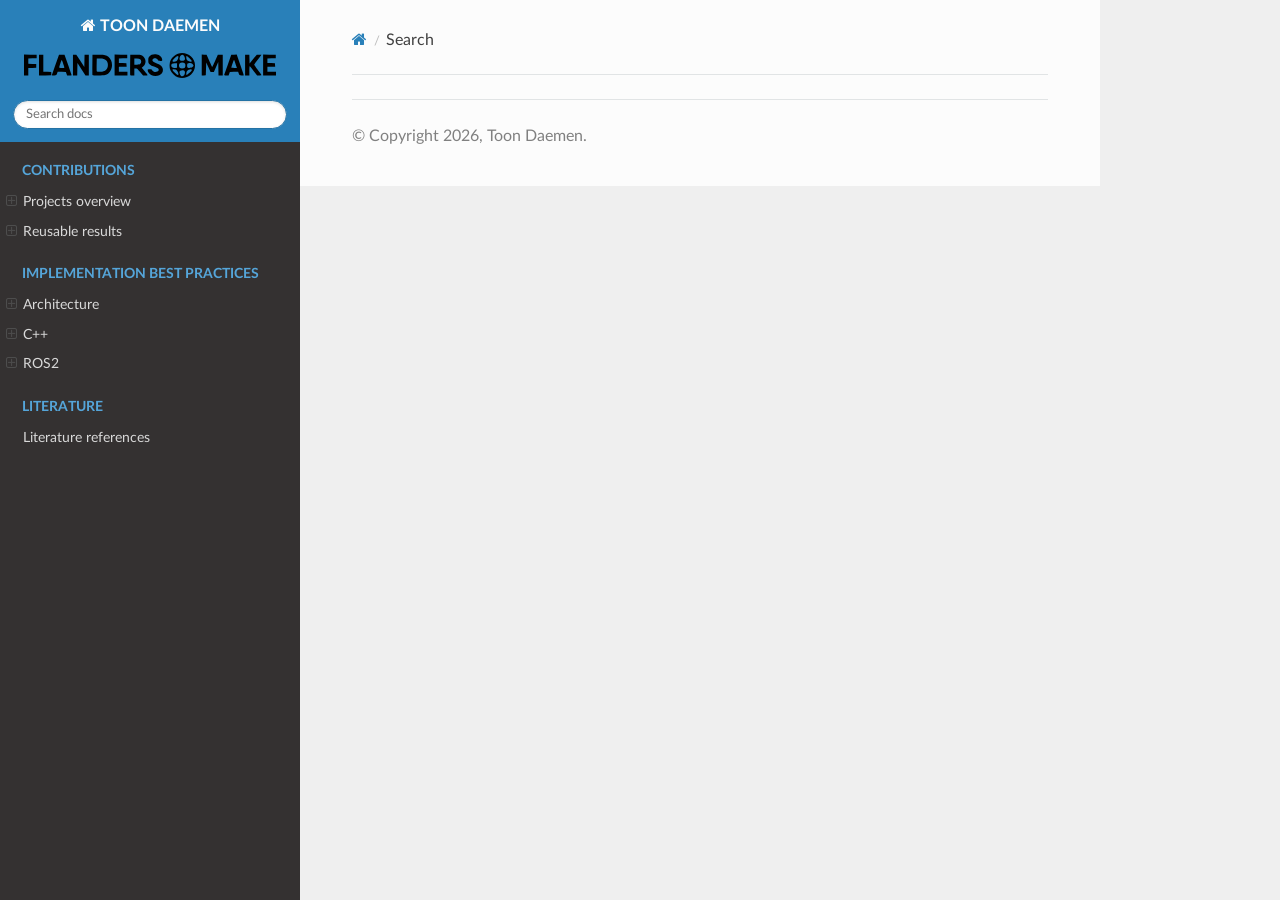
<file: search.html>
<!DOCTYPE html>
<html class="writer-html5" lang="en" data-content_root="./">
<head>
  <meta charset="utf-8" />
  <meta name="viewport" content="width=device-width, initial-scale=1.0" />
  <title>Search &mdash; TOON DAEMEN 0.1 documentation</title>
      <link rel="stylesheet" type="text/css" href="_static/pygments.css?v=80d5e7a1" />
      <link rel="stylesheet" type="text/css" href="_static/css/theme.css?v=9edc463e" />
      <link rel="stylesheet" type="text/css" href="_static/copybutton.css?v=76b2166b" />
      <link rel="stylesheet" type="text/css" href="_static/sphinx-design.min.css?v=95c83b7e" />
      <link rel="stylesheet" type="text/css" href="_static/css/custom.css?v=2d9479c5" />

  
    <link rel="shortcut icon" href="_static/fm_48x48.svg"/>
    
      <script src="_static/jquery.js?v=5d32c60e"></script>
      <script src="_static/_sphinx_javascript_frameworks_compat.js?v=2cd50e6c"></script>
      <script src="_static/documentation_options.js?v=2709fde1"></script>
      <script src="_static/doctools.js?v=fd6eb6e6"></script>
      <script src="_static/sphinx_highlight.js?v=6ffebe34"></script>
      <script src="_static/clipboard.min.js?v=a7894cd8"></script>
      <script src="_static/copybutton.js?v=f281be69"></script>
      <script src="_static/design-tabs.js?v=f930bc37"></script>
    <script src="_static/js/theme.js"></script>
    <script src="_static/searchtools.js"></script>
    <script src="_static/language_data.js"></script>
    <link rel="index" title="Index" href="genindex.html" />
    <link rel="search" title="Search" href="#" /> 
</head>

<body class="wy-body-for-nav"> 
  <div class="wy-grid-for-nav">
    <nav data-toggle="wy-nav-shift" class="wy-nav-side">
      <div class="wy-side-scroll">
        <div class="wy-side-nav-search" >

          
          
          <a href="index.html" class="icon icon-home">
            TOON DAEMEN
              <img src="_static/fm.svg" class="logo" alt="Logo"/>
          </a>
<div role="search">
  <form id="rtd-search-form" class="wy-form" action="#" method="get">
    <input type="text" name="q" placeholder="Search docs" aria-label="Search docs" />
    <input type="hidden" name="check_keywords" value="yes" />
    <input type="hidden" name="area" value="default" />
  </form>
</div>
        </div><div class="wy-menu wy-menu-vertical" data-spy="affix" role="navigation" aria-label="Navigation menu">
              <p class="caption" role="heading"><span class="caption-text">Contributions</span></p>
<ul>
<li class="toctree-l1"><a class="reference internal" href="contributions/projects_overview.html">Projects overview</a><ul>
<li class="toctree-l2"><a class="reference internal" href="contributions/projects_overview.html#simrop">2024-2538-SIMROP</a></li>
<li class="toctree-l2"><a class="reference internal" href="contributions/projects_overview.html#cto-action-palletizing-solution">2024-1023-CTO_ACTION-PALLETIZING_SOLUTION</a></li>
</ul>
</li>
<li class="toctree-l1"><a class="reference internal" href="contributions/reusable_results.html">Reusable results</a><ul>
<li class="toctree-l2"><a class="reference internal" href="contributions/reusable_results.html#ur-tool-integration">UR + tool integration</a><ul>
<li class="toctree-l3"><a class="reference internal" href="contributions/reusable_results.html#motivation">Motivation</a></li>
<li class="toctree-l3"><a class="reference internal" href="contributions/reusable_results.html#summary">Summary</a></li>
</ul>
</li>
<li class="toctree-l2"><a class="reference internal" href="contributions/reusable_results.html#the-palletizing-framework">The palletizing framework</a></li>
</ul>
</li>
</ul>
<p class="caption" role="heading"><span class="caption-text">Implementation best practices</span></p>
<ul>
<li class="toctree-l1"><a class="reference internal" href="implementation_best_practices/architecture/index.html">Architecture</a><ul>
<li class="toctree-l2"><a class="reference internal" href="implementation_best_practices/architecture/architecture.html">SIMROP core architecture</a><ul>
<li class="toctree-l3"><a class="reference internal" href="implementation_best_practices/architecture/architecture.html#component-manager-node">Component manager node</a></li>
<li class="toctree-l3"><a class="reference internal" href="implementation_best_practices/architecture/architecture.html#plugin-management">Plugin management</a></li>
<li class="toctree-l3"><a class="reference internal" href="implementation_best_practices/architecture/architecture.html#lifecycle-management">Lifecycle management</a></li>
<li class="toctree-l3"><a class="reference internal" href="implementation_best_practices/architecture/architecture.html#use-of-the-component-manager-in-the-simrop-skillbased-framework">Use of the Component Manager in the SIMROP skill–based framework</a></li>
</ul>
</li>
</ul>
</li>
<li class="toctree-l1"><a class="reference internal" href="implementation_best_practices/cpp/index.html">C++</a><ul>
<li class="toctree-l2"><a class="reference internal" href="implementation_best_practices/cpp/constructor_arguments.html">Passing constructor arguments</a><ul>
<li class="toctree-l3"><a class="reference internal" href="implementation_best_practices/cpp/constructor_arguments.html#example-1">Example 1</a></li>
<li class="toctree-l3"><a class="reference internal" href="implementation_best_practices/cpp/constructor_arguments.html#example-2">Example 2</a></li>
<li class="toctree-l3"><a class="reference internal" href="implementation_best_practices/cpp/constructor_arguments.html#example-3">Example 3</a></li>
</ul>
</li>
</ul>
</li>
<li class="toctree-l1"><a class="reference internal" href="implementation_best_practices/ros2/index.html">ROS2</a><ul>
<li class="toctree-l2"><a class="reference internal" href="implementation_best_practices/ros2/ros2.html">ROS2 best practices</a></li>
</ul>
</li>
</ul>
<p class="caption" role="heading"><span class="caption-text">Literature</span></p>
<ul>
<li class="toctree-l1"><a class="reference internal" href="literature/references.html">Literature references</a></li>
</ul>

        </div>
      </div>
    </nav>

    <section data-toggle="wy-nav-shift" class="wy-nav-content-wrap"><nav class="wy-nav-top" aria-label="Mobile navigation menu" >
          <i data-toggle="wy-nav-top" class="fa fa-bars"></i>
          <a href="index.html">TOON DAEMEN</a>
      </nav>

      <div class="wy-nav-content">
        <div class="rst-content">
          <div role="navigation" aria-label="Page navigation">
  <ul class="wy-breadcrumbs">
      <li><a href="index.html" class="icon icon-home" aria-label="Home"></a></li>
      <li class="breadcrumb-item active">Search</li>
      <li class="wy-breadcrumbs-aside">
      </li>
  </ul>
  <hr/>
</div>
          <div role="main" class="document" itemscope="itemscope" itemtype="http://schema.org/Article">
           <div itemprop="articleBody">
             
  <noscript>
  <div id="fallback" class="admonition warning">
    <p class="last">
      Please activate JavaScript to enable the search functionality.
    </p>
  </div>
  </noscript>

  
  <div id="search-results">
  
  </div>

           </div>
          </div>
          <footer>

  <hr/>

  <div role="contentinfo">
    <p>&#169; Copyright 2026, Toon Daemen.</p>
  </div>

   

</footer>
        </div>
      </div>
    </section>
  </div>
  <script>
      jQuery(function () {
          SphinxRtdTheme.Navigation.enable(true);
      });
  </script>
  <script>
    jQuery(function() { Search.loadIndex("searchindex.js"); });
  </script>
  
  <script id="searchindexloader"></script>
   


</body>
</html>
</file>
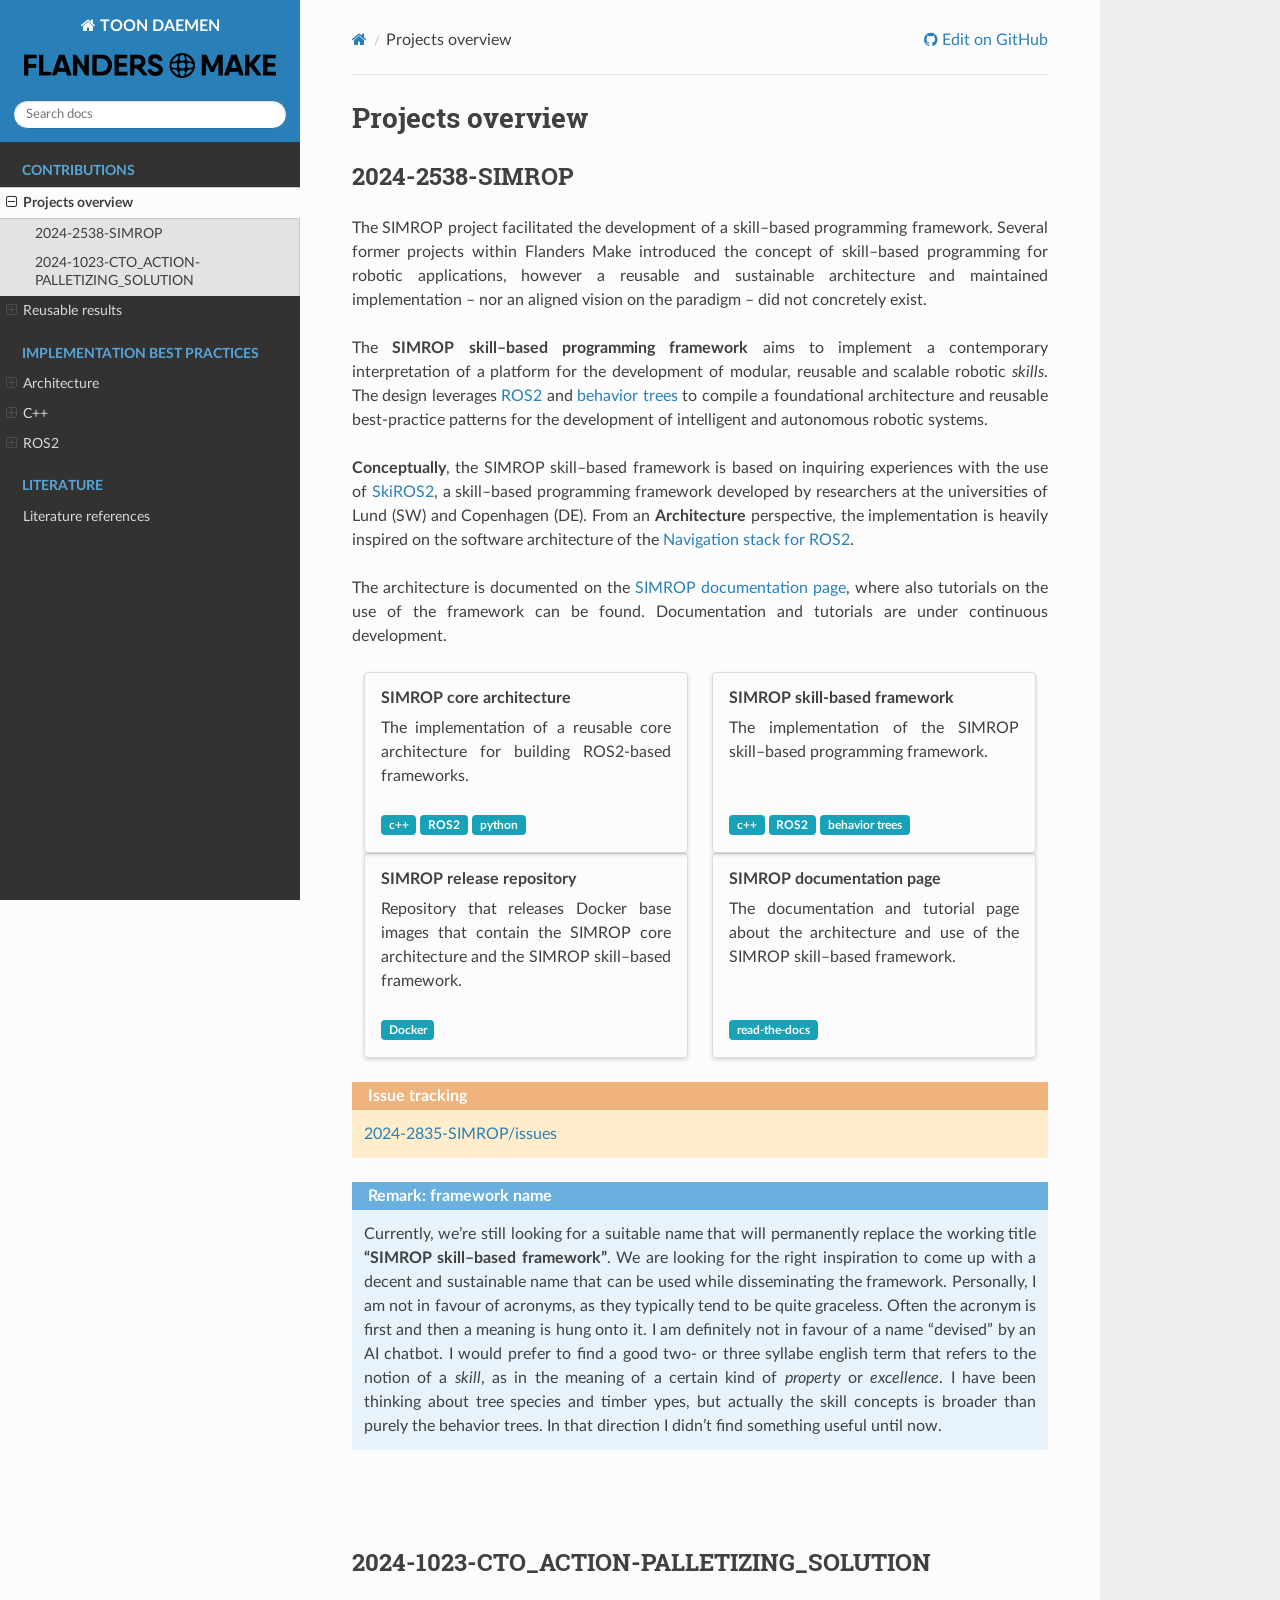
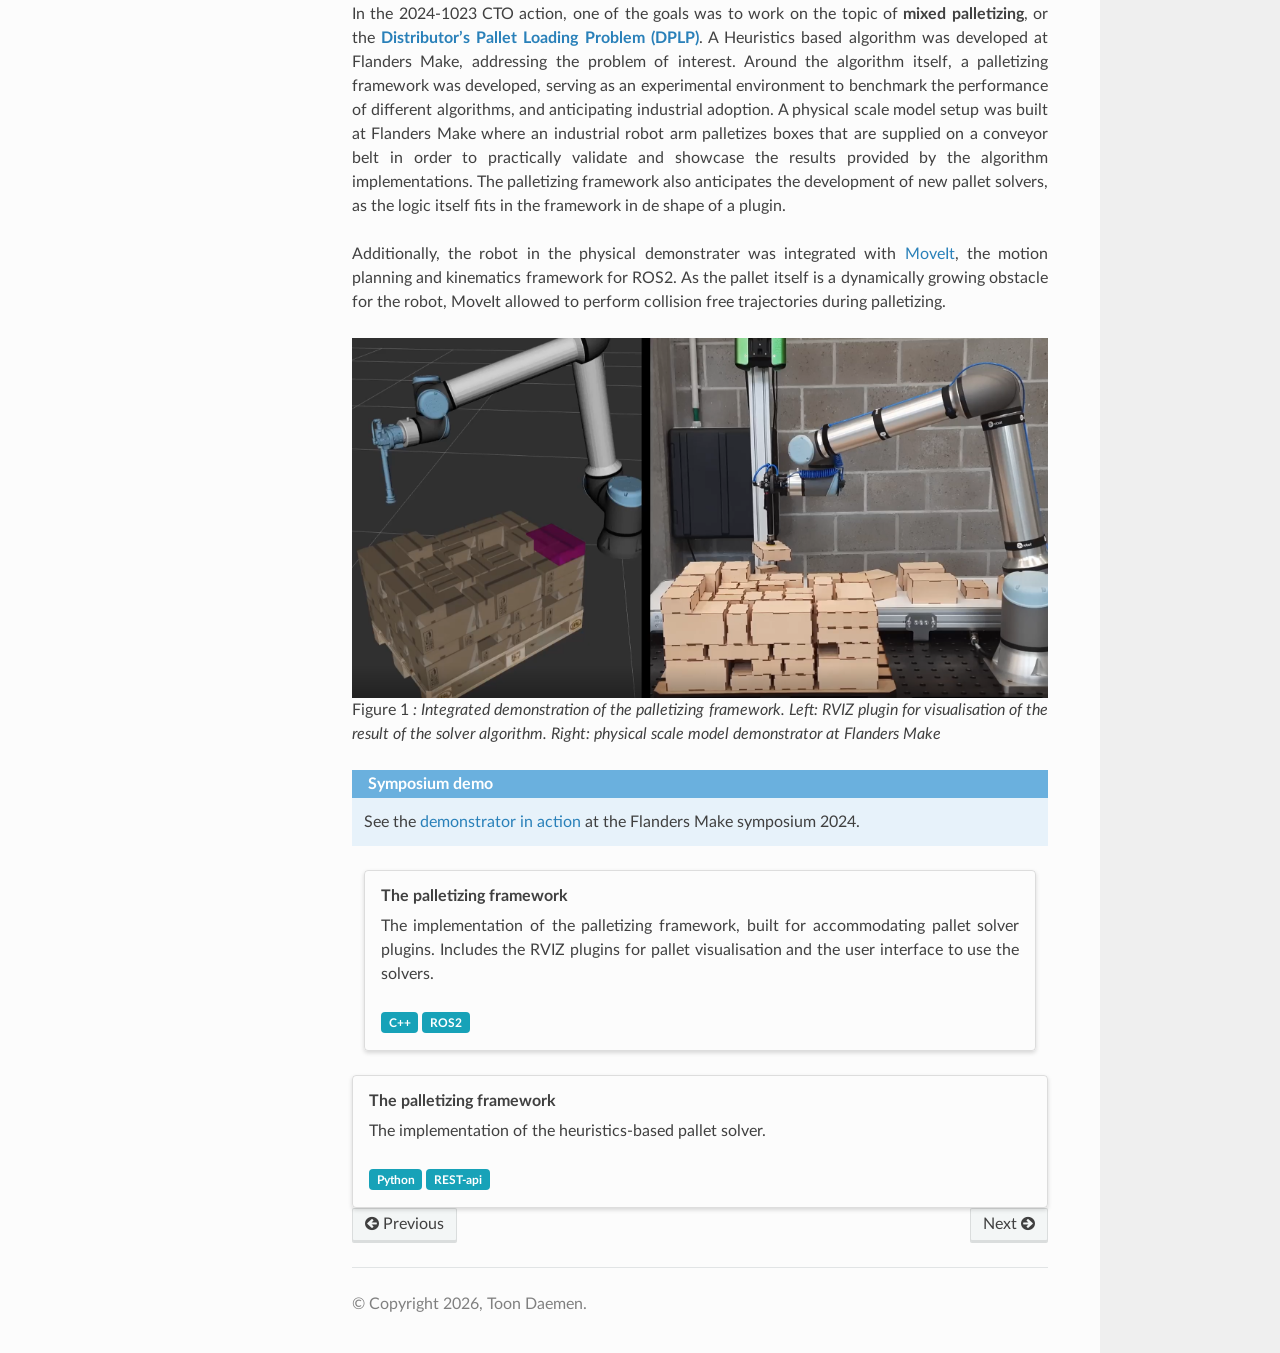
<file: contributions/projects_overview.html>
<!DOCTYPE html>
<html class="writer-html5" lang="en" data-content_root="../">
<head>
  <meta charset="utf-8" /><meta name="viewport" content="width=device-width, initial-scale=1" />

  <meta name="viewport" content="width=device-width, initial-scale=1.0" />
  <title>Projects overview &mdash; TOON DAEMEN 0.1 documentation</title>
      <link rel="stylesheet" type="text/css" href="../_static/pygments.css?v=80d5e7a1" />
      <link rel="stylesheet" type="text/css" href="../_static/css/theme.css?v=9edc463e" />
      <link rel="stylesheet" type="text/css" href="../_static/copybutton.css?v=76b2166b" />
      <link rel="stylesheet" type="text/css" href="../_static/sphinx-design.min.css?v=95c83b7e" />
      <link rel="stylesheet" type="text/css" href="../_static/css/custom.css?v=2d9479c5" />

  
    <link rel="shortcut icon" href="../_static/fm_48x48.svg"/>
      <script src="../_static/jquery.js?v=5d32c60e"></script>
      <script src="../_static/_sphinx_javascript_frameworks_compat.js?v=2cd50e6c"></script>
      <script src="../_static/documentation_options.js?v=2709fde1"></script>
      <script src="../_static/doctools.js?v=fd6eb6e6"></script>
      <script src="../_static/sphinx_highlight.js?v=6ffebe34"></script>
      <script src="../_static/clipboard.min.js?v=a7894cd8"></script>
      <script src="../_static/copybutton.js?v=f281be69"></script>
      <script src="../_static/design-tabs.js?v=f930bc37"></script>
    <script src="../_static/js/theme.js"></script>
    <link rel="index" title="Index" href="../genindex.html" />
    <link rel="search" title="Search" href="../search.html" />
    <link rel="next" title="Reusable results" href="reusable_results.html" />
    <link rel="prev" title="About Flanders Make" href="../index.html" /> 
</head>

<body class="wy-body-for-nav"> 
  <div class="wy-grid-for-nav">
    <nav data-toggle="wy-nav-shift" class="wy-nav-side">
      <div class="wy-side-scroll">
        <div class="wy-side-nav-search" >

          
          
          <a href="../index.html" class="icon icon-home">
            TOON DAEMEN
              <img src="../_static/fm.svg" class="logo" alt="Logo"/>
          </a>
<div role="search">
  <form id="rtd-search-form" class="wy-form" action="../search.html" method="get">
    <input type="text" name="q" placeholder="Search docs" aria-label="Search docs" />
    <input type="hidden" name="check_keywords" value="yes" />
    <input type="hidden" name="area" value="default" />
  </form>
</div>
        </div><div class="wy-menu wy-menu-vertical" data-spy="affix" role="navigation" aria-label="Navigation menu">
              <p class="caption" role="heading"><span class="caption-text">Contributions</span></p>
<ul class="current">
<li class="toctree-l1 current"><a class="current reference internal" href="#">Projects overview</a><ul>
<li class="toctree-l2"><a class="reference internal" href="#simrop">2024-2538-SIMROP</a></li>
<li class="toctree-l2"><a class="reference internal" href="#cto-action-palletizing-solution">2024-1023-CTO_ACTION-PALLETIZING_SOLUTION</a></li>
</ul>
</li>
<li class="toctree-l1"><a class="reference internal" href="reusable_results.html">Reusable results</a><ul>
<li class="toctree-l2"><a class="reference internal" href="reusable_results.html#ur-tool-integration">UR + tool integration</a><ul>
<li class="toctree-l3"><a class="reference internal" href="reusable_results.html#motivation">Motivation</a></li>
<li class="toctree-l3"><a class="reference internal" href="reusable_results.html#summary">Summary</a></li>
</ul>
</li>
<li class="toctree-l2"><a class="reference internal" href="reusable_results.html#the-palletizing-framework">The palletizing framework</a></li>
</ul>
</li>
</ul>
<p class="caption" role="heading"><span class="caption-text">Implementation best practices</span></p>
<ul>
<li class="toctree-l1"><a class="reference internal" href="../implementation_best_practices/architecture/index.html">Architecture</a><ul>
<li class="toctree-l2"><a class="reference internal" href="../implementation_best_practices/architecture/architecture.html">SIMROP core architecture</a><ul>
<li class="toctree-l3"><a class="reference internal" href="../implementation_best_practices/architecture/architecture.html#component-manager-node">Component manager node</a></li>
<li class="toctree-l3"><a class="reference internal" href="../implementation_best_practices/architecture/architecture.html#plugin-management">Plugin management</a></li>
<li class="toctree-l3"><a class="reference internal" href="../implementation_best_practices/architecture/architecture.html#lifecycle-management">Lifecycle management</a></li>
<li class="toctree-l3"><a class="reference internal" href="../implementation_best_practices/architecture/architecture.html#use-of-the-component-manager-in-the-simrop-skillbased-framework">Use of the Component Manager in the SIMROP skill–based framework</a></li>
</ul>
</li>
</ul>
</li>
<li class="toctree-l1"><a class="reference internal" href="../implementation_best_practices/cpp/index.html">C++</a><ul>
<li class="toctree-l2"><a class="reference internal" href="../implementation_best_practices/cpp/constructor_arguments.html">Passing constructor arguments</a><ul>
<li class="toctree-l3"><a class="reference internal" href="../implementation_best_practices/cpp/constructor_arguments.html#example-1">Example 1</a></li>
<li class="toctree-l3"><a class="reference internal" href="../implementation_best_practices/cpp/constructor_arguments.html#example-2">Example 2</a></li>
<li class="toctree-l3"><a class="reference internal" href="../implementation_best_practices/cpp/constructor_arguments.html#example-3">Example 3</a></li>
</ul>
</li>
</ul>
</li>
<li class="toctree-l1"><a class="reference internal" href="../implementation_best_practices/ros2/index.html">ROS2</a><ul>
<li class="toctree-l2"><a class="reference internal" href="../implementation_best_practices/ros2/ros2.html">ROS2 best practices</a></li>
</ul>
</li>
</ul>
<p class="caption" role="heading"><span class="caption-text">Literature</span></p>
<ul>
<li class="toctree-l1"><a class="reference internal" href="../literature/references.html">Literature references</a></li>
</ul>

        </div>
      </div>
    </nav>

    <section data-toggle="wy-nav-shift" class="wy-nav-content-wrap"><nav class="wy-nav-top" aria-label="Mobile navigation menu" >
          <i data-toggle="wy-nav-top" class="fa fa-bars"></i>
          <a href="../index.html">TOON DAEMEN</a>
      </nav>

      <div class="wy-nav-content">
        <div class="rst-content">
          <div role="navigation" aria-label="Page navigation">
  <ul class="wy-breadcrumbs">
      <li><a href="../index.html" class="icon icon-home" aria-label="Home"></a></li>
      <li class="breadcrumb-item active">Projects overview</li>
      <li class="wy-breadcrumbs-aside">
              <a href="https://github.com/toondaemenFM/developer_log/blob/main/docs/source/contributions/projects_overview.md" class="fa fa-github"> Edit on GitHub</a>
      </li>
  </ul>
  <hr/>
</div>
          <div role="main" class="document" itemscope="itemscope" itemtype="http://schema.org/Article">
           <div itemprop="articleBody">
             
  <section class="tex2jax_ignore mathjax_ignore" id="projects-overview">
<h1>Projects overview<a class="headerlink" href="#projects-overview" title="Link to this heading"></a></h1>
<section id="simrop">
<h2>2024-2538-SIMROP<a class="headerlink" href="#simrop" title="Link to this heading"></a></h2>
<p>The SIMROP project facilitated the development of a skill–based programming framework. Several former projects within Flanders Make introduced the concept of skill–based programming for robotic applications, however a reusable and sustainable architecture and maintained implementation – nor an aligned vision on the paradigm – did not concretely exist.</p>
<p>The <strong>SIMROP skill–based programming framework</strong> aims to implement a contemporary interpretation of a platform for the development of modular, reusable and scalable robotic <em>skills</em>. The design leverages <a class="reference external" href="https://www.ros.org/">ROS2</a> and <a class="reference external" href="https://www.behaviortree.dev/">behavior trees</a> to compile a foundational architecture and reusable best-practice patterns for the development of intelligent and autonomous robotic systems.</p>
<p><strong>Conceptually</strong>, the SIMROP skill–based framework is based on inquiring experiences with the use of <a class="reference external" href="https://github.com/RobotLabLTH/skiros2?tab=readme-ov-file">SkiROS2</a>, a skill–based programming framework developed by researchers at the universities of Lund (SW) and Copenhagen (DE). From an <strong>Architecture</strong> perspective, the implementation is heavily inspired on the software architecture of the <a class="reference external" href="https://docs.nav2.org/">Navigation stack for ROS2</a>.</p>
<p>The architecture is documented on the <a class="reference external" href="https://flanders-make-vzw.github.io/2024-2835-SIMROP_Documentation">SIMROP documentation page</a>, where also tutorials on the use of the framework can be found. Documentation and tutorials are under continuous development.</p>
<div class="sd-container-fluid sd-sphinx-override sd-mb-4 docutils">
<div class="sd-row sd-row-cols-2 sd-row-cols-xs-2 sd-row-cols-sm-2 sd-row-cols-md-2 sd-row-cols-lg-2 docutils">
<div class="sd-col sd-d-flex-row docutils">
<div class="sd-card sd-sphinx-override sd-w-100 sd-shadow-sm sd-card-hover docutils">
<div class="sd-card-body docutils">
<div class="sd-card-title sd-font-weight-bold docutils">
SIMROP core architecture</div>
<p class="sd-card-text">The implementation of a reusable core architecture for building ROS2-based frameworks.</p>
<p class="sd-card-text"><span class="sd-sphinx-override sd-badge sd-bg-info sd-bg-text-info">c++</span> <span class="sd-sphinx-override sd-badge sd-bg-info sd-bg-text-info">ROS2</span> <span class="sd-sphinx-override sd-badge sd-bg-info sd-bg-text-info">python</span></p>
</div>
<a class="sd-stretched-link sd-hide-link-text reference external" href="https://github.com/Flanders-Make-vzw/2024-2835-SIMROP_ROS2"><span>https://github.com/Flanders-Make-vzw/2024-2835-SIMROP_ROS2</span></a></div>
</div>
<div class="sd-col sd-d-flex-row docutils">
<div class="sd-card sd-sphinx-override sd-w-100 sd-shadow-sm sd-card-hover docutils">
<div class="sd-card-body docutils">
<div class="sd-card-title sd-font-weight-bold docutils">
SIMROP skill-based framework</div>
<p class="sd-card-text">The implementation of the SIMROP skill–based programming framework.
<br></br></p>
<p class="sd-card-text"><span class="sd-sphinx-override sd-badge sd-bg-info sd-bg-text-info">c++</span> <span class="sd-sphinx-override sd-badge sd-bg-info sd-bg-text-info">ROS2</span> <span class="sd-sphinx-override sd-badge sd-bg-info sd-bg-text-info">behavior trees</span></p>
</div>
<a class="sd-stretched-link sd-hide-link-text reference external" href="https://github.com/Flanders-Make-vzw/2024-2835-SIMROP_SkillBasedSolution"><span>https://github.com/Flanders-Make-vzw/2024-2835-SIMROP_SkillBasedSolution</span></a></div>
</div>
<div class="sd-col sd-d-flex-row docutils">
<div class="sd-card sd-sphinx-override sd-w-100 sd-shadow-sm sd-card-hover docutils">
<div class="sd-card-body docutils">
<div class="sd-card-title sd-font-weight-bold docutils">
SIMROP release repository</div>
<p class="sd-card-text">Repository that releases Docker base images that contain the SIMROP core architecture and the SIMROP skill–based framework.</p>
<p class="sd-card-text"><span class="sd-sphinx-override sd-badge sd-bg-info sd-bg-text-info">Docker</span></p>
</div>
<a class="sd-stretched-link sd-hide-link-text reference external" href="https://github.com/Flanders-Make-vzw/2024-2835-SIMROP_Release"><span>https://github.com/Flanders-Make-vzw/2024-2835-SIMROP_Release</span></a></div>
</div>
<div class="sd-col sd-d-flex-row docutils">
<div class="sd-card sd-sphinx-override sd-w-100 sd-shadow-sm sd-card-hover docutils">
<div class="sd-card-body docutils">
<div class="sd-card-title sd-font-weight-bold docutils">
SIMROP documentation page</div>
<p class="sd-card-text">The documentation and tutorial page about the architecture and use of the SIMROP skill–based framework.
<br></br></p>
<p class="sd-card-text"><span class="sd-sphinx-override sd-badge sd-bg-info sd-bg-text-info">read-the-docs</span></p>
</div>
<a class="sd-stretched-link sd-hide-link-text reference external" href="https://flanders-make-vzw.github.io/2024-2835-SIMROP_Documentation"><span>https://flanders-make-vzw.github.io/2024-2835-SIMROP_Documentation</span></a></div>
</div>
</div>
</div>
<div class="admon-no-icon warning admonition">
<p class="admonition-title">Issue tracking</p>
<p><a class="reference external" href="https://github.com/Flanders-Make-vzw/2024-2835-SIMROP/issues">2024-2835-SIMROP/issues</a></p>
</div>
<div class="admon-no-icon admonition">
<p class="admonition-title">Remark: framework name</p>
<p>Currently, we’re still looking for a suitable name that will permanently replace the working title <strong>“SIMROP skill–based framework”</strong>. We are looking for the right inspiration to come up with a decent and sustainable name that can be used while disseminating the framework.
Personally, I am not in favour of acronyms, as they typically tend to be quite graceless. Often the acronym is first and then a meaning is hung onto it.
I am definitely not in favour of a name “devised” by an AI chatbot. I would prefer to find a good two- or three syllabe english term that refers to the notion of a <em>skill</em>, as in the meaning of a certain kind of <em>property</em> or <em>excellence</em>. I have been thinking about tree species and timber ypes, but actually the skill concepts is broader than purely the behavior trees. In that direction I didn’t find something useful until now.</p>
</div>
<p><br></br></p>
</section>
<section id="cto-action-palletizing-solution">
<span id="ref-project-palletizing-solution"></span><h2>2024-1023-CTO_ACTION-PALLETIZING_SOLUTION<a class="headerlink" href="#cto-action-palletizing-solution" title="Link to this heading"></a></h2>
<p>In the 2024-1023 CTO action, one of the goals was to work on the topic of <strong>mixed palletizing</strong>, or the <a class="reference external" href="https://www.mdpi.com/2297-8747/26/3/53"><strong>Distributor’s Pallet Loading Problem (DPLP)</strong></a>. A Heuristics based algorithm was developed at Flanders Make, addressing the problem of interest. Around the algorithm itself, a palletizing framework was developed, serving as an experimental environment to benchmark the performance of different algorithms, and anticipating industrial adoption. A physical scale model setup was built at Flanders Make where an industrial robot arm palletizes boxes that are supplied on a conveyor belt in order to practically validate and showcase the results provided by the algorithm implementations. The palletizing framework also anticipates the development of new pallet solvers, as the logic itself fits in the framework in de shape of a plugin.</p>
<p>Additionally, the robot in the physical demonstrater was integrated with <a class="reference external" href="https://moveit.ai/">MoveIt</a>, the motion planning and kinematics framework for ROS2. As the pallet itself is a dynamically growing obstacle for the robot, MoveIt allowed to perform collision free trajectories during palletizing.</p>
<figure class="align-default" id="fig-palletizing-demo">
<a class="reference internal image-reference" href="../_images/palletizing_demo.png"><img alt="fig_palletizing_demo" src="../_images/palletizing_demo.png" style="width: 100%;" />
</a>
<figcaption>
<p><span class="caption-number">Figure 1 </span><span class="caption-text">: Integrated demonstration of the palletizing framework. Left: RVIZ plugin for visualisation of the result of the solver algorithm. Right: physical scale model demonstrator at Flanders Make</span><a class="headerlink" href="#fig-palletizing-demo" title="Link to this image"></a></p>
</figcaption>
</figure>
<div class="admon-no-icon admonition">
<p class="admonition-title">Symposium demo</p>
<p>See the <a class="reference external" href="https://www.youtube.com/watch?v=0IojVjrQyFw">demonstrator in action</a> at the Flanders Make symposium 2024.</p>
</div>
<div class="sd-container-fluid sd-sphinx-override sd-mb-4 docutils">
<div class="sd-row docutils">
<div class="sd-col sd-d-flex-row docutils">
<div class="sd-card sd-sphinx-override sd-w-100 sd-shadow-sm sd-card-hover docutils">
<div class="sd-card-body docutils">
<div class="sd-card-title sd-font-weight-bold docutils">
The palletizing framework</div>
<p class="sd-card-text">The implementation of the palletizing framework, built for accommodating pallet solver plugins. Includes the RVIZ plugins for pallet visualisation and the user interface to use the solvers.</p>
<p class="sd-card-text"><span class="sd-sphinx-override sd-badge sd-bg-info sd-bg-text-info">C++</span> <span class="sd-sphinx-override sd-badge sd-bg-info sd-bg-text-info">ROS2</span></p>
</div>
<a class="sd-stretched-link sd-hide-link-text reference external" href="https://github.com/Flanders-Make-vzw/2024-1023_CTO_action-palletizing_solution_framework"><span>https://github.com/Flanders-Make-vzw/2024-1023_CTO_action-palletizing_solution_framework</span></a></div>
</div>
</div>
</div>
<div class="sd-col sd-d-flex-row docutils">
<div class="sd-card sd-sphinx-override sd-w-100 sd-shadow-sm sd-card-hover docutils">
<div class="sd-card-body docutils">
<div class="sd-card-title sd-font-weight-bold docutils">
The palletizing framework</div>
<p class="sd-card-text">The implementation of the heuristics-based pallet solver.</p>
<p class="sd-card-text"><span class="sd-sphinx-override sd-badge sd-bg-info sd-bg-text-info">Python</span> <span class="sd-sphinx-override sd-badge sd-bg-info sd-bg-text-info">REST-api</span></p>
</div>
<a class="sd-stretched-link sd-hide-link-text reference external" href="https://github.com/Flanders-Make-vzw/Ceros_Palletizing"><span>https://github.com/Flanders-Make-vzw/Ceros_Palletizing</span></a></div>
</div>
<div class="docutils">
</div>
</section>
</section>


           </div>
          </div>
          <footer><div class="rst-footer-buttons" role="navigation" aria-label="Footer">
        <a href="../index.html" class="btn btn-neutral float-left" title="About Flanders Make" accesskey="p" rel="prev"><span class="fa fa-arrow-circle-left" aria-hidden="true"></span> Previous</a>
        <a href="reusable_results.html" class="btn btn-neutral float-right" title="Reusable results" accesskey="n" rel="next">Next <span class="fa fa-arrow-circle-right" aria-hidden="true"></span></a>
    </div>

  <hr/>

  <div role="contentinfo">
    <p>&#169; Copyright 2026, Toon Daemen.</p>
  </div>

   

</footer>
        </div>
      </div>
    </section>
  </div>
  <script>
      jQuery(function () {
          SphinxRtdTheme.Navigation.enable(true);
      });
  </script> 

</body>
</html>
</file>
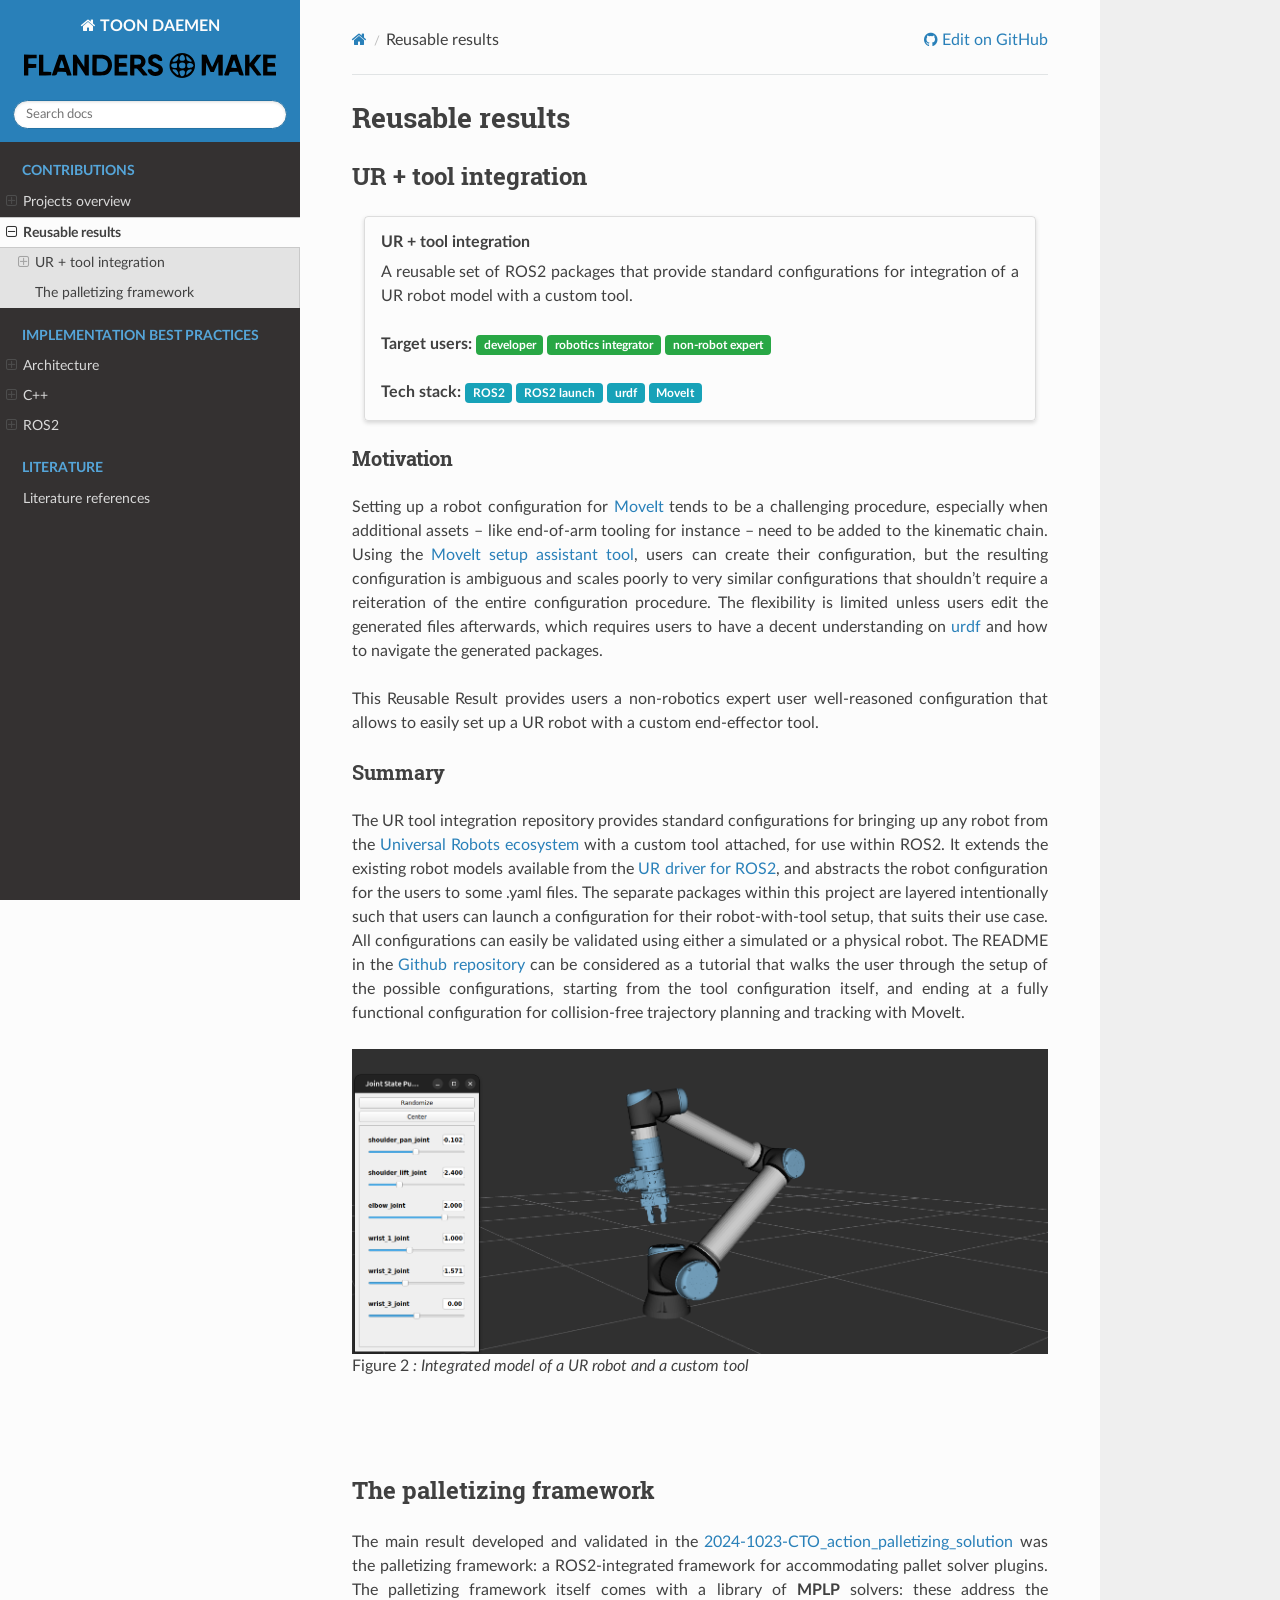
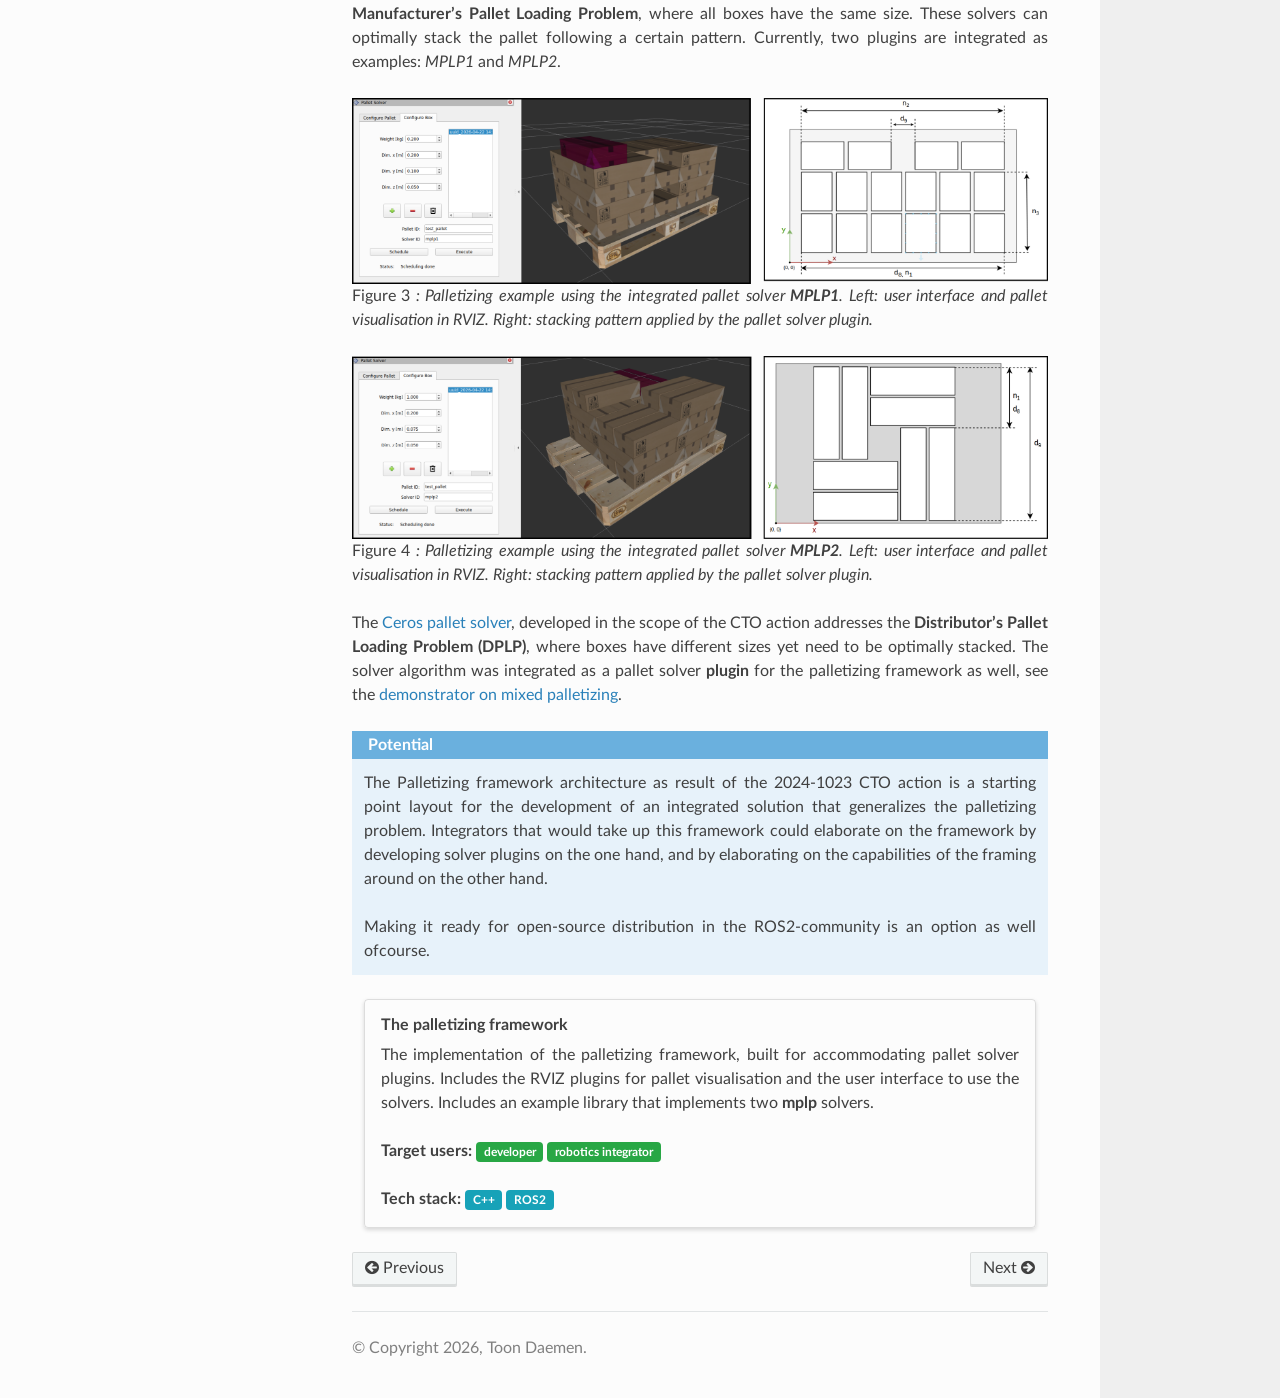
<file: contributions/reusable_results.html>
<!DOCTYPE html>
<html class="writer-html5" lang="en" data-content_root="../">
<head>
  <meta charset="utf-8" /><meta name="viewport" content="width=device-width, initial-scale=1" />

  <meta name="viewport" content="width=device-width, initial-scale=1.0" />
  <title>Reusable results &mdash; TOON DAEMEN 0.1 documentation</title>
      <link rel="stylesheet" type="text/css" href="../_static/pygments.css?v=80d5e7a1" />
      <link rel="stylesheet" type="text/css" href="../_static/css/theme.css?v=9edc463e" />
      <link rel="stylesheet" type="text/css" href="../_static/copybutton.css?v=76b2166b" />
      <link rel="stylesheet" type="text/css" href="../_static/sphinx-design.min.css?v=95c83b7e" />
      <link rel="stylesheet" type="text/css" href="../_static/css/custom.css?v=2d9479c5" />

  
    <link rel="shortcut icon" href="../_static/fm_48x48.svg"/>
      <script src="../_static/jquery.js?v=5d32c60e"></script>
      <script src="../_static/_sphinx_javascript_frameworks_compat.js?v=2cd50e6c"></script>
      <script src="../_static/documentation_options.js?v=2709fde1"></script>
      <script src="../_static/doctools.js?v=fd6eb6e6"></script>
      <script src="../_static/sphinx_highlight.js?v=6ffebe34"></script>
      <script src="../_static/clipboard.min.js?v=a7894cd8"></script>
      <script src="../_static/copybutton.js?v=f281be69"></script>
      <script src="../_static/design-tabs.js?v=f930bc37"></script>
    <script src="../_static/js/theme.js"></script>
    <link rel="index" title="Index" href="../genindex.html" />
    <link rel="search" title="Search" href="../search.html" />
    <link rel="next" title="Architecture" href="../implementation_best_practices/architecture/index.html" />
    <link rel="prev" title="Projects overview" href="projects_overview.html" /> 
</head>

<body class="wy-body-for-nav"> 
  <div class="wy-grid-for-nav">
    <nav data-toggle="wy-nav-shift" class="wy-nav-side">
      <div class="wy-side-scroll">
        <div class="wy-side-nav-search" >

          
          
          <a href="../index.html" class="icon icon-home">
            TOON DAEMEN
              <img src="../_static/fm.svg" class="logo" alt="Logo"/>
          </a>
<div role="search">
  <form id="rtd-search-form" class="wy-form" action="../search.html" method="get">
    <input type="text" name="q" placeholder="Search docs" aria-label="Search docs" />
    <input type="hidden" name="check_keywords" value="yes" />
    <input type="hidden" name="area" value="default" />
  </form>
</div>
        </div><div class="wy-menu wy-menu-vertical" data-spy="affix" role="navigation" aria-label="Navigation menu">
              <p class="caption" role="heading"><span class="caption-text">Contributions</span></p>
<ul class="current">
<li class="toctree-l1"><a class="reference internal" href="projects_overview.html">Projects overview</a><ul>
<li class="toctree-l2"><a class="reference internal" href="projects_overview.html#simrop">2024-2538-SIMROP</a></li>
<li class="toctree-l2"><a class="reference internal" href="projects_overview.html#cto-action-palletizing-solution">2024-1023-CTO_ACTION-PALLETIZING_SOLUTION</a></li>
</ul>
</li>
<li class="toctree-l1 current"><a class="current reference internal" href="#">Reusable results</a><ul>
<li class="toctree-l2"><a class="reference internal" href="#ur-tool-integration">UR + tool integration</a><ul>
<li class="toctree-l3"><a class="reference internal" href="#motivation">Motivation</a></li>
<li class="toctree-l3"><a class="reference internal" href="#summary">Summary</a></li>
</ul>
</li>
<li class="toctree-l2"><a class="reference internal" href="#the-palletizing-framework">The palletizing framework</a></li>
</ul>
</li>
</ul>
<p class="caption" role="heading"><span class="caption-text">Implementation best practices</span></p>
<ul>
<li class="toctree-l1"><a class="reference internal" href="../implementation_best_practices/architecture/index.html">Architecture</a><ul>
<li class="toctree-l2"><a class="reference internal" href="../implementation_best_practices/architecture/architecture.html">SIMROP core architecture</a><ul>
<li class="toctree-l3"><a class="reference internal" href="../implementation_best_practices/architecture/architecture.html#component-manager-node">Component manager node</a></li>
<li class="toctree-l3"><a class="reference internal" href="../implementation_best_practices/architecture/architecture.html#plugin-management">Plugin management</a></li>
<li class="toctree-l3"><a class="reference internal" href="../implementation_best_practices/architecture/architecture.html#lifecycle-management">Lifecycle management</a></li>
<li class="toctree-l3"><a class="reference internal" href="../implementation_best_practices/architecture/architecture.html#use-of-the-component-manager-in-the-simrop-skillbased-framework">Use of the Component Manager in the SIMROP skill–based framework</a></li>
</ul>
</li>
</ul>
</li>
<li class="toctree-l1"><a class="reference internal" href="../implementation_best_practices/cpp/index.html">C++</a><ul>
<li class="toctree-l2"><a class="reference internal" href="../implementation_best_practices/cpp/constructor_arguments.html">Passing constructor arguments</a><ul>
<li class="toctree-l3"><a class="reference internal" href="../implementation_best_practices/cpp/constructor_arguments.html#example-1">Example 1</a></li>
<li class="toctree-l3"><a class="reference internal" href="../implementation_best_practices/cpp/constructor_arguments.html#example-2">Example 2</a></li>
<li class="toctree-l3"><a class="reference internal" href="../implementation_best_practices/cpp/constructor_arguments.html#example-3">Example 3</a></li>
</ul>
</li>
</ul>
</li>
<li class="toctree-l1"><a class="reference internal" href="../implementation_best_practices/ros2/index.html">ROS2</a><ul>
<li class="toctree-l2"><a class="reference internal" href="../implementation_best_practices/ros2/ros2.html">ROS2 best practices</a></li>
</ul>
</li>
</ul>
<p class="caption" role="heading"><span class="caption-text">Literature</span></p>
<ul>
<li class="toctree-l1"><a class="reference internal" href="../literature/references.html">Literature references</a></li>
</ul>

        </div>
      </div>
    </nav>

    <section data-toggle="wy-nav-shift" class="wy-nav-content-wrap"><nav class="wy-nav-top" aria-label="Mobile navigation menu" >
          <i data-toggle="wy-nav-top" class="fa fa-bars"></i>
          <a href="../index.html">TOON DAEMEN</a>
      </nav>

      <div class="wy-nav-content">
        <div class="rst-content">
          <div role="navigation" aria-label="Page navigation">
  <ul class="wy-breadcrumbs">
      <li><a href="../index.html" class="icon icon-home" aria-label="Home"></a></li>
      <li class="breadcrumb-item active">Reusable results</li>
      <li class="wy-breadcrumbs-aside">
              <a href="https://github.com/toondaemenFM/developer_log/blob/main/docs/source/contributions/reusable_results.md" class="fa fa-github"> Edit on GitHub</a>
      </li>
  </ul>
  <hr/>
</div>
          <div role="main" class="document" itemscope="itemscope" itemtype="http://schema.org/Article">
           <div itemprop="articleBody">
             
  <section class="tex2jax_ignore mathjax_ignore" id="reusable-results">
<h1>Reusable results<a class="headerlink" href="#reusable-results" title="Link to this heading"></a></h1>
<section id="ur-tool-integration">
<h2>UR + tool integration<a class="headerlink" href="#ur-tool-integration" title="Link to this heading"></a></h2>
<div class="sd-container-fluid sd-sphinx-override sd-mb-4 docutils">
<div class="sd-row docutils">
<div class="sd-col sd-d-flex-row docutils">
<div class="sd-card sd-sphinx-override sd-w-100 sd-shadow-sm sd-card-hover docutils">
<div class="sd-card-body docutils">
<div class="sd-card-title sd-font-weight-bold docutils">
UR + tool integration</div>
<p class="sd-card-text">A reusable set of ROS2 packages that provide standard configurations for integration of a UR robot model with a custom tool.</p>
<p class="sd-card-text"><strong>Target users:</strong> <span class="sd-sphinx-override sd-badge sd-bg-success sd-bg-text-success">developer</span> <span class="sd-sphinx-override sd-badge sd-bg-success sd-bg-text-success">robotics integrator</span> <span class="sd-sphinx-override sd-badge sd-bg-success sd-bg-text-success">non-robot expert</span></p>
<p class="sd-card-text"><strong>Tech stack:</strong> <span class="sd-sphinx-override sd-badge sd-bg-info sd-bg-text-info">ROS2</span> <span class="sd-sphinx-override sd-badge sd-bg-info sd-bg-text-info">ROS2 launch</span> <span class="sd-sphinx-override sd-badge sd-bg-info sd-bg-text-info">urdf</span> <span class="sd-sphinx-override sd-badge sd-bg-info sd-bg-text-info">MoveIt</span></p>
</div>
<a class="sd-stretched-link sd-hide-link-text reference external" href="https://github.com/Flanders-Make-vzw/ur_tool_integration"><span>https://github.com/Flanders-Make-vzw/ur_tool_integration</span></a></div>
</div>
</div>
</div>
<section id="motivation">
<h3>Motivation<a class="headerlink" href="#motivation" title="Link to this heading"></a></h3>
<p>Setting up a robot configuration for <a class="reference external" href="https://moveit.ai/">MoveIt</a> tends to be a challenging procedure, especially when additional assets – like end-of-arm tooling for instance – need to be added to the kinematic chain. Using the <a class="reference external" href="https://moveit.picknik.ai/main/doc/examples/setup_assistant/setup_assistant_tutorial.html">MoveIt setup assistant tool</a>, users can create their configuration, but the resulting configuration is ambiguous and scales poorly to very similar configurations that shouldn’t require a reiteration of the entire configuration procedure. The flexibility is limited unless users edit the generated files afterwards, which requires users to have a decent understanding on <a class="reference external" href="https://docs.ros.org/en/rolling/Tutorials/Intermediate/URDF/URDF-Main.html">urdf</a> and how to navigate the generated packages.</p>
<p>This Reusable Result provides users a non-robotics expert user well-reasoned configuration that allows to easily set up a UR robot with a custom end-effector tool.</p>
</section>
<section id="summary">
<h3>Summary<a class="headerlink" href="#summary" title="Link to this heading"></a></h3>
<p>The UR tool integration repository provides standard configurations for bringing up any robot from the <a class="reference external" href="https://www.universal-robots.com/nl/">Universal Robots ecosystem</a> with a custom tool attached, for use within ROS2. It extends the existing robot models available from the <a class="reference external" href="https://github.com/UniversalRobots/Universal_Robots_ROS2_Driver">UR driver for ROS2</a>, and abstracts the robot configuration for the users to some .yaml files. The separate packages within this project are layered intentionally such that users can launch a configuration for their robot-with-tool setup, that suits their use case. All configurations can easily be validated using either a simulated or a physical robot. The README in the <a class="reference external" href="https://github.com/Flanders-Make-vzw/ur_tool_integration/tree/develop">Github repository</a> can be considered as a tutorial that walks the user through the setup of the possible configurations, starting from the tool configuration itself, and ending at a fully functional configuration for collision-free trajectory planning and tracking with MoveIt.</p>
<figure class="align-default" id="fig-ur-tool-model">
<a class="reference internal image-reference" href="../_images/ur_tool_model.png"><img alt="fig_ur_tool_model" src="../_images/ur_tool_model.png" style="width: 100%;" />
</a>
<figcaption>
<p><span class="caption-number">Figure 2 </span><span class="caption-text">: Integrated model of a UR robot and a custom tool</span><a class="headerlink" href="#fig-ur-tool-model" title="Link to this image"></a></p>
</figcaption>
</figure>
<p><br></br></p>
</section>
</section>
<section id="the-palletizing-framework">
<h2>The palletizing framework<a class="headerlink" href="#the-palletizing-framework" title="Link to this heading"></a></h2>
<p>The main result developed and validated in the <a class="reference internal" href="projects_overview.html#ref-project-palletizing-solution"><span class="std std-ref">2024-1023-CTO_action_palletizing_solution</span></a> was the palletizing framework: a ROS2-integrated framework for accommodating pallet solver plugins. The palletizing framework itself comes with a library of <strong>MPLP</strong> solvers: these address the <strong>Manufacturer’s Pallet Loading Problem</strong>, where all boxes have the same size. These solvers can optimally stack the pallet following a certain pattern. Currently, two plugins are integrated as examples: <em>MPLP1</em> and <em>MPLP2</em>.</p>
<figure class="align-default" id="fig-mplp-1">
<a class="reference internal image-reference" href="../_images/mplp_1.png"><img alt="fig_mplp_1" src="../_images/mplp_1.png" style="width: 100%;" />
</a>
<figcaption>
<p><span class="caption-number">Figure 3 </span><span class="caption-text">: Palletizing example using the integrated pallet solver <strong>MPLP1</strong>. Left: user interface and pallet visualisation in RVIZ. Right: stacking pattern applied by the pallet solver plugin.</span><a class="headerlink" href="#fig-mplp-1" title="Link to this image"></a></p>
</figcaption>
</figure>
<figure class="align-default" id="fig-mplp-2">
<a class="reference internal image-reference" href="../_images/mplp_2.png"><img alt="fig_mplp_2" src="../_images/mplp_2.png" style="width: 100%;" />
</a>
<figcaption>
<p><span class="caption-number">Figure 4 </span><span class="caption-text">: Palletizing example using the integrated pallet solver <strong>MPLP2</strong>. Left: user interface and pallet visualisation in RVIZ. Right: stacking pattern applied by the pallet solver plugin.</span><a class="headerlink" href="#fig-mplp-2" title="Link to this image"></a></p>
</figcaption>
</figure>
<p>The <a class="reference external" href="https://github.com/Flanders-Make-vzw/Ceros_Palletizing">Ceros pallet solver</a>, developed in the scope of the CTO action addresses the <strong>Distributor’s Pallet Loading Problem (DPLP)</strong>, where boxes have different sizes yet need to be optimally stacked. The solver algorithm was integrated as a pallet solver <strong>plugin</strong> for the palletizing framework as well, see the <a class="reference internal" href="projects_overview.html#ref-project-palletizing-solution"><span class="std std-ref">demonstrator on mixed palletizing</span></a>.</p>
<div class="admon-no-icon admonition">
<p class="admonition-title">Potential</p>
<p>The Palletizing framework architecture as result of the 2024-1023 CTO action is a starting point layout for the development of an integrated solution that generalizes the palletizing problem. Integrators that would take up this framework could elaborate on the framework by developing solver plugins on the one hand, and by elaborating on the capabilities of the framing around on the other hand.</p>
<p>Making it ready for open-source distribution in the ROS2-community is an option as well ofcourse.</p>
</div>
<div class="sd-container-fluid sd-sphinx-override sd-mb-4 docutils">
<div class="sd-row docutils">
<div class="sd-col sd-d-flex-row docutils">
<div class="sd-card sd-sphinx-override sd-w-100 sd-shadow-sm sd-card-hover docutils">
<div class="sd-card-body docutils">
<div class="sd-card-title sd-font-weight-bold docutils">
The palletizing framework</div>
<p class="sd-card-text">The implementation of the palletizing framework, built for accommodating pallet solver plugins. Includes the RVIZ plugins for pallet visualisation and the user interface to use the solvers. Includes an example library that implements two <strong>mplp</strong> solvers.</p>
<p class="sd-card-text"><strong>Target users:</strong> <span class="sd-sphinx-override sd-badge sd-bg-success sd-bg-text-success">developer</span> <span class="sd-sphinx-override sd-badge sd-bg-success sd-bg-text-success">robotics integrator</span></p>
<p class="sd-card-text"><strong>Tech stack:</strong> <span class="sd-sphinx-override sd-badge sd-bg-info sd-bg-text-info">C++</span> <span class="sd-sphinx-override sd-badge sd-bg-info sd-bg-text-info">ROS2</span></p>
</div>
<a class="sd-stretched-link sd-hide-link-text reference external" href="https://github.com/Flanders-Make-vzw/2024-1023_CTO_action-palletizing_solution_framework"><span>https://github.com/Flanders-Make-vzw/2024-1023_CTO_action-palletizing_solution_framework</span></a></div>
</div>
</div>
</div>
</section>
</section>


           </div>
          </div>
          <footer><div class="rst-footer-buttons" role="navigation" aria-label="Footer">
        <a href="projects_overview.html" class="btn btn-neutral float-left" title="Projects overview" accesskey="p" rel="prev"><span class="fa fa-arrow-circle-left" aria-hidden="true"></span> Previous</a>
        <a href="../implementation_best_practices/architecture/index.html" class="btn btn-neutral float-right" title="Architecture" accesskey="n" rel="next">Next <span class="fa fa-arrow-circle-right" aria-hidden="true"></span></a>
    </div>

  <hr/>

  <div role="contentinfo">
    <p>&#169; Copyright 2026, Toon Daemen.</p>
  </div>

   

</footer>
        </div>
      </div>
    </section>
  </div>
  <script>
      jQuery(function () {
          SphinxRtdTheme.Navigation.enable(true);
      });
  </script> 

</body>
</html>
</file>
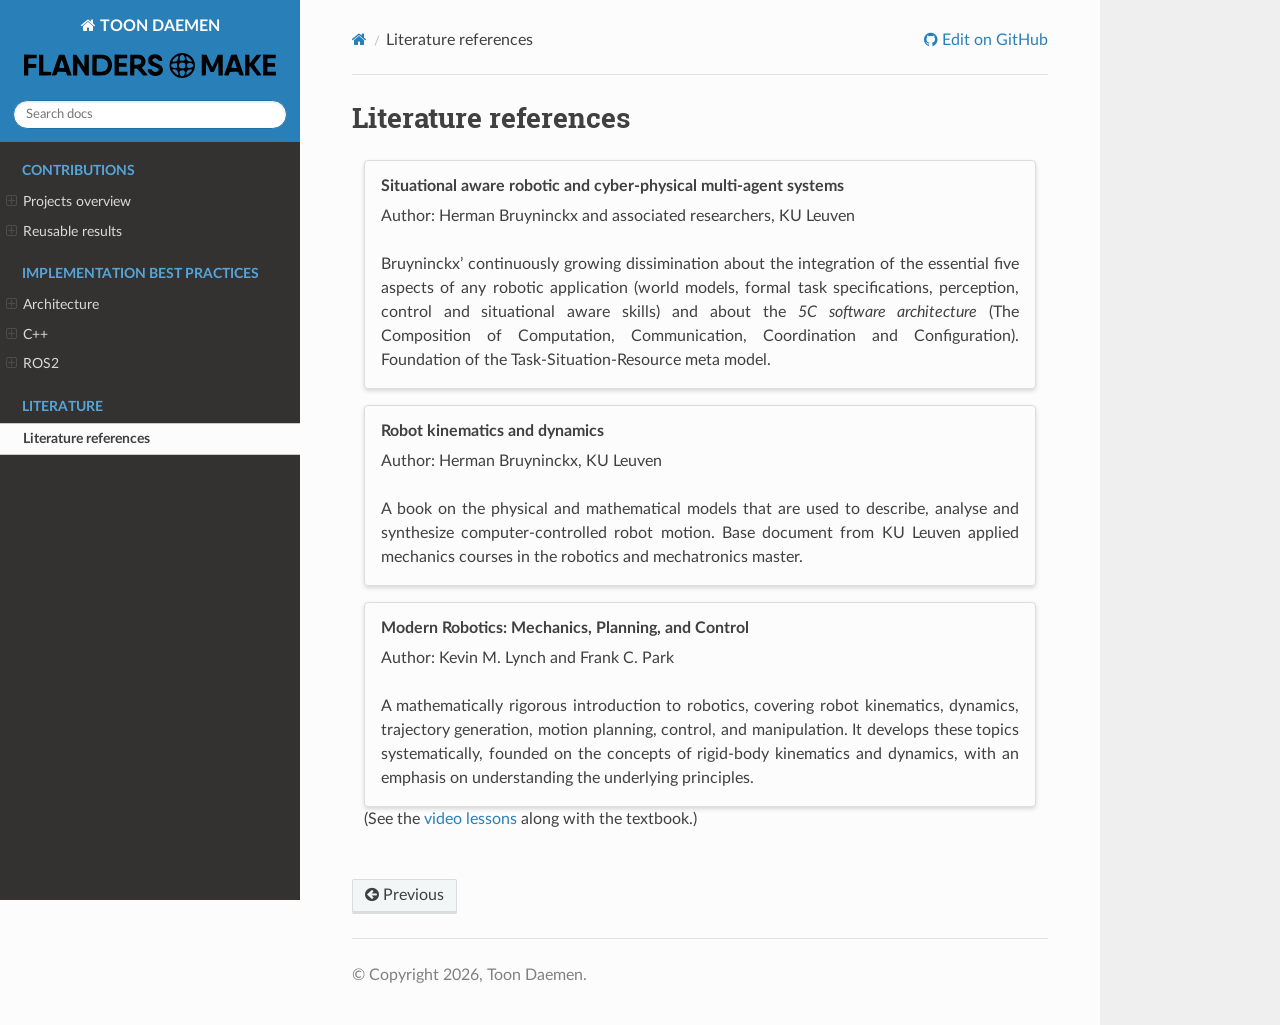
<file: literature/references.html>
<!DOCTYPE html>
<html class="writer-html5" lang="en" data-content_root="../">
<head>
  <meta charset="utf-8" /><meta name="viewport" content="width=device-width, initial-scale=1" />

  <meta name="viewport" content="width=device-width, initial-scale=1.0" />
  <title>Literature references &mdash; TOON DAEMEN 0.1 documentation</title>
      <link rel="stylesheet" type="text/css" href="../_static/pygments.css?v=80d5e7a1" />
      <link rel="stylesheet" type="text/css" href="../_static/css/theme.css?v=9edc463e" />
      <link rel="stylesheet" type="text/css" href="../_static/copybutton.css?v=76b2166b" />
      <link rel="stylesheet" type="text/css" href="../_static/sphinx-design.min.css?v=95c83b7e" />
      <link rel="stylesheet" type="text/css" href="../_static/css/custom.css?v=2d9479c5" />

  
    <link rel="shortcut icon" href="../_static/fm_48x48.svg"/>
      <script src="../_static/jquery.js?v=5d32c60e"></script>
      <script src="../_static/_sphinx_javascript_frameworks_compat.js?v=2cd50e6c"></script>
      <script src="../_static/documentation_options.js?v=2709fde1"></script>
      <script src="../_static/doctools.js?v=fd6eb6e6"></script>
      <script src="../_static/sphinx_highlight.js?v=6ffebe34"></script>
      <script src="../_static/clipboard.min.js?v=a7894cd8"></script>
      <script src="../_static/copybutton.js?v=f281be69"></script>
      <script src="../_static/design-tabs.js?v=f930bc37"></script>
    <script src="../_static/js/theme.js"></script>
    <link rel="index" title="Index" href="../genindex.html" />
    <link rel="search" title="Search" href="../search.html" />
    <link rel="prev" title="ROS2 best practices" href="../implementation_best_practices/ros2/ros2.html" /> 
</head>

<body class="wy-body-for-nav"> 
  <div class="wy-grid-for-nav">
    <nav data-toggle="wy-nav-shift" class="wy-nav-side">
      <div class="wy-side-scroll">
        <div class="wy-side-nav-search" >

          
          
          <a href="../index.html" class="icon icon-home">
            TOON DAEMEN
              <img src="../_static/fm.svg" class="logo" alt="Logo"/>
          </a>
<div role="search">
  <form id="rtd-search-form" class="wy-form" action="../search.html" method="get">
    <input type="text" name="q" placeholder="Search docs" aria-label="Search docs" />
    <input type="hidden" name="check_keywords" value="yes" />
    <input type="hidden" name="area" value="default" />
  </form>
</div>
        </div><div class="wy-menu wy-menu-vertical" data-spy="affix" role="navigation" aria-label="Navigation menu">
              <p class="caption" role="heading"><span class="caption-text">Contributions</span></p>
<ul>
<li class="toctree-l1"><a class="reference internal" href="../contributions/projects_overview.html">Projects overview</a><ul>
<li class="toctree-l2"><a class="reference internal" href="../contributions/projects_overview.html#simrop">2024-2538-SIMROP</a></li>
<li class="toctree-l2"><a class="reference internal" href="../contributions/projects_overview.html#cto-action-palletizing-solution">2024-1023-CTO_ACTION-PALLETIZING_SOLUTION</a></li>
</ul>
</li>
<li class="toctree-l1"><a class="reference internal" href="../contributions/reusable_results.html">Reusable results</a><ul>
<li class="toctree-l2"><a class="reference internal" href="../contributions/reusable_results.html#ur-tool-integration">UR + tool integration</a><ul>
<li class="toctree-l3"><a class="reference internal" href="../contributions/reusable_results.html#motivation">Motivation</a></li>
<li class="toctree-l3"><a class="reference internal" href="../contributions/reusable_results.html#summary">Summary</a></li>
</ul>
</li>
<li class="toctree-l2"><a class="reference internal" href="../contributions/reusable_results.html#the-palletizing-framework">The palletizing framework</a></li>
</ul>
</li>
</ul>
<p class="caption" role="heading"><span class="caption-text">Implementation best practices</span></p>
<ul>
<li class="toctree-l1"><a class="reference internal" href="../implementation_best_practices/architecture/index.html">Architecture</a><ul>
<li class="toctree-l2"><a class="reference internal" href="../implementation_best_practices/architecture/architecture.html">SIMROP core architecture</a><ul>
<li class="toctree-l3"><a class="reference internal" href="../implementation_best_practices/architecture/architecture.html#component-manager-node">Component manager node</a></li>
<li class="toctree-l3"><a class="reference internal" href="../implementation_best_practices/architecture/architecture.html#plugin-management">Plugin management</a></li>
<li class="toctree-l3"><a class="reference internal" href="../implementation_best_practices/architecture/architecture.html#lifecycle-management">Lifecycle management</a></li>
<li class="toctree-l3"><a class="reference internal" href="../implementation_best_practices/architecture/architecture.html#use-of-the-component-manager-in-the-simrop-skillbased-framework">Use of the Component Manager in the SIMROP skill–based framework</a></li>
</ul>
</li>
</ul>
</li>
<li class="toctree-l1"><a class="reference internal" href="../implementation_best_practices/cpp/index.html">C++</a><ul>
<li class="toctree-l2"><a class="reference internal" href="../implementation_best_practices/cpp/constructor_arguments.html">Passing constructor arguments</a><ul>
<li class="toctree-l3"><a class="reference internal" href="../implementation_best_practices/cpp/constructor_arguments.html#example-1">Example 1</a></li>
<li class="toctree-l3"><a class="reference internal" href="../implementation_best_practices/cpp/constructor_arguments.html#example-2">Example 2</a></li>
<li class="toctree-l3"><a class="reference internal" href="../implementation_best_practices/cpp/constructor_arguments.html#example-3">Example 3</a></li>
</ul>
</li>
</ul>
</li>
<li class="toctree-l1"><a class="reference internal" href="../implementation_best_practices/ros2/index.html">ROS2</a><ul>
<li class="toctree-l2"><a class="reference internal" href="../implementation_best_practices/ros2/ros2.html">ROS2 best practices</a></li>
</ul>
</li>
</ul>
<p class="caption" role="heading"><span class="caption-text">Literature</span></p>
<ul class="current">
<li class="toctree-l1 current"><a class="current reference internal" href="#">Literature references</a></li>
</ul>

        </div>
      </div>
    </nav>

    <section data-toggle="wy-nav-shift" class="wy-nav-content-wrap"><nav class="wy-nav-top" aria-label="Mobile navigation menu" >
          <i data-toggle="wy-nav-top" class="fa fa-bars"></i>
          <a href="../index.html">TOON DAEMEN</a>
      </nav>

      <div class="wy-nav-content">
        <div class="rst-content">
          <div role="navigation" aria-label="Page navigation">
  <ul class="wy-breadcrumbs">
      <li><a href="../index.html" class="icon icon-home" aria-label="Home"></a></li>
      <li class="breadcrumb-item active">Literature references</li>
      <li class="wy-breadcrumbs-aside">
              <a href="https://github.com/toondaemenFM/developer_log/blob/main/docs/source/literature/references.md" class="fa fa-github"> Edit on GitHub</a>
      </li>
  </ul>
  <hr/>
</div>
          <div role="main" class="document" itemscope="itemscope" itemtype="http://schema.org/Article">
           <div itemprop="articleBody">
             
  <section class="tex2jax_ignore mathjax_ignore" id="literature-references">
<span id="ref-literature-references"></span><h1>Literature references<a class="headerlink" href="#literature-references" title="Link to this heading"></a></h1>
<div class="sd-container-fluid sd-sphinx-override sd-mb-4 docutils">
<div class="sd-row sd-row-cols-1 sd-row-cols-xs-1 sd-row-cols-sm-1 sd-row-cols-md-1 sd-row-cols-lg-1 sd-g-3 sd-g-xs-3 sd-g-sm-3 sd-g-md-3 sd-g-lg-3 docutils">
<div class="sd-col sd-d-flex-row docutils">
<div class="sd-card sd-sphinx-override sd-w-100 sd-shadow-sm sd-card-hover docutils">
<div class="sd-card-body docutils">
<div class="sd-card-title sd-font-weight-bold docutils">
Situational aware robotic and cyber-physical multi-agent systems</div>
<p class="sd-card-text">Author: Herman Bruyninckx and associated researchers, KU Leuven</p>
<p class="sd-card-text">Bruyninckx’ continuously growing dissimination about the integration of the essential five aspects of any robotic application (world models, formal task specifications, perception, control and situational aware skills) and about the <em>5C software architecture</em> (The Composition of Computation, Communication, Coordination and Configuration). Foundation of the Task-Situation-Resource meta model.</p>
</div>
<a class="sd-stretched-link sd-hide-link-text reference external" href="https://robmosys.pages.gitlab.kuleuven.be/composable-and-explainable-systems-of-systems.pdf"><span>https://robmosys.pages.gitlab.kuleuven.be/composable-and-explainable-systems-of-systems.pdf</span></a></div>
</div>
<div class="sd-col sd-d-flex-row docutils">
<div class="sd-card sd-sphinx-override sd-w-100 sd-shadow-sm sd-card-hover docutils">
<div class="sd-card-body docutils">
<div class="sd-card-title sd-font-weight-bold docutils">
Robot kinematics and dynamics</div>
<p class="sd-card-text">Author: Herman Bruyninckx, KU Leuven</p>
<p class="sd-card-text">A book on the physical and mathematical models that are used to describe, analyse and synthesize
computer-controlled robot motion. Base document from KU Leuven applied mechanics courses in the robotics and mechatronics master.</p>
</div>
<a class="sd-stretched-link sd-hide-link-text reference external" href="https://u0011821.pages.gitlab.kuleuven.be/pdf/2009-HermanBruyninckx-robotics-textbook.pdf"><span>https://u0011821.pages.gitlab.kuleuven.be/pdf/2009-HermanBruyninckx-robotics-textbook.pdf</span></a></div>
</div>
<div class="sd-col sd-d-flex-row docutils">
<div class="sd-card sd-sphinx-override sd-w-100 sd-shadow-sm sd-card-hover docutils">
<div class="sd-card-body docutils">
<div class="sd-card-title sd-font-weight-bold docutils">
Modern Robotics: Mechanics, Planning, and Control</div>
<p class="sd-card-text">Author: Kevin M. Lynch and Frank C. Park</p>
<p class="sd-card-text">A mathematically rigorous introduction to robotics, covering robot kinematics, dynamics, trajectory generation, motion planning, control, and manipulation. It develops these topics systematically, founded on the concepts of rigid-body kinematics and dynamics, with an emphasis on understanding the underlying principles.</p>
</div>
<a class="sd-stretched-link sd-hide-link-text reference external" href="https://hades.mech.northwestern.edu/images/7/7f/MR.pdf"><span>https://hades.mech.northwestern.edu/images/7/7f/MR.pdf</span></a></div>
</div>
<p>(See the <a class="reference external" href="https://modernrobotics.northwestern.edu/nu-gm-book-resource/introduction-autoplay/#department">video lessons</a> along with the textbook.)</p>
</div>
</div>
</section>


           </div>
          </div>
          <footer><div class="rst-footer-buttons" role="navigation" aria-label="Footer">
        <a href="../implementation_best_practices/ros2/ros2.html" class="btn btn-neutral float-left" title="ROS2 best practices" accesskey="p" rel="prev"><span class="fa fa-arrow-circle-left" aria-hidden="true"></span> Previous</a>
    </div>

  <hr/>

  <div role="contentinfo">
    <p>&#169; Copyright 2026, Toon Daemen.</p>
  </div>

   

</footer>
        </div>
      </div>
    </section>
  </div>
  <script>
      jQuery(function () {
          SphinxRtdTheme.Navigation.enable(true);
      });
  </script> 

</body>
</html>
</file>
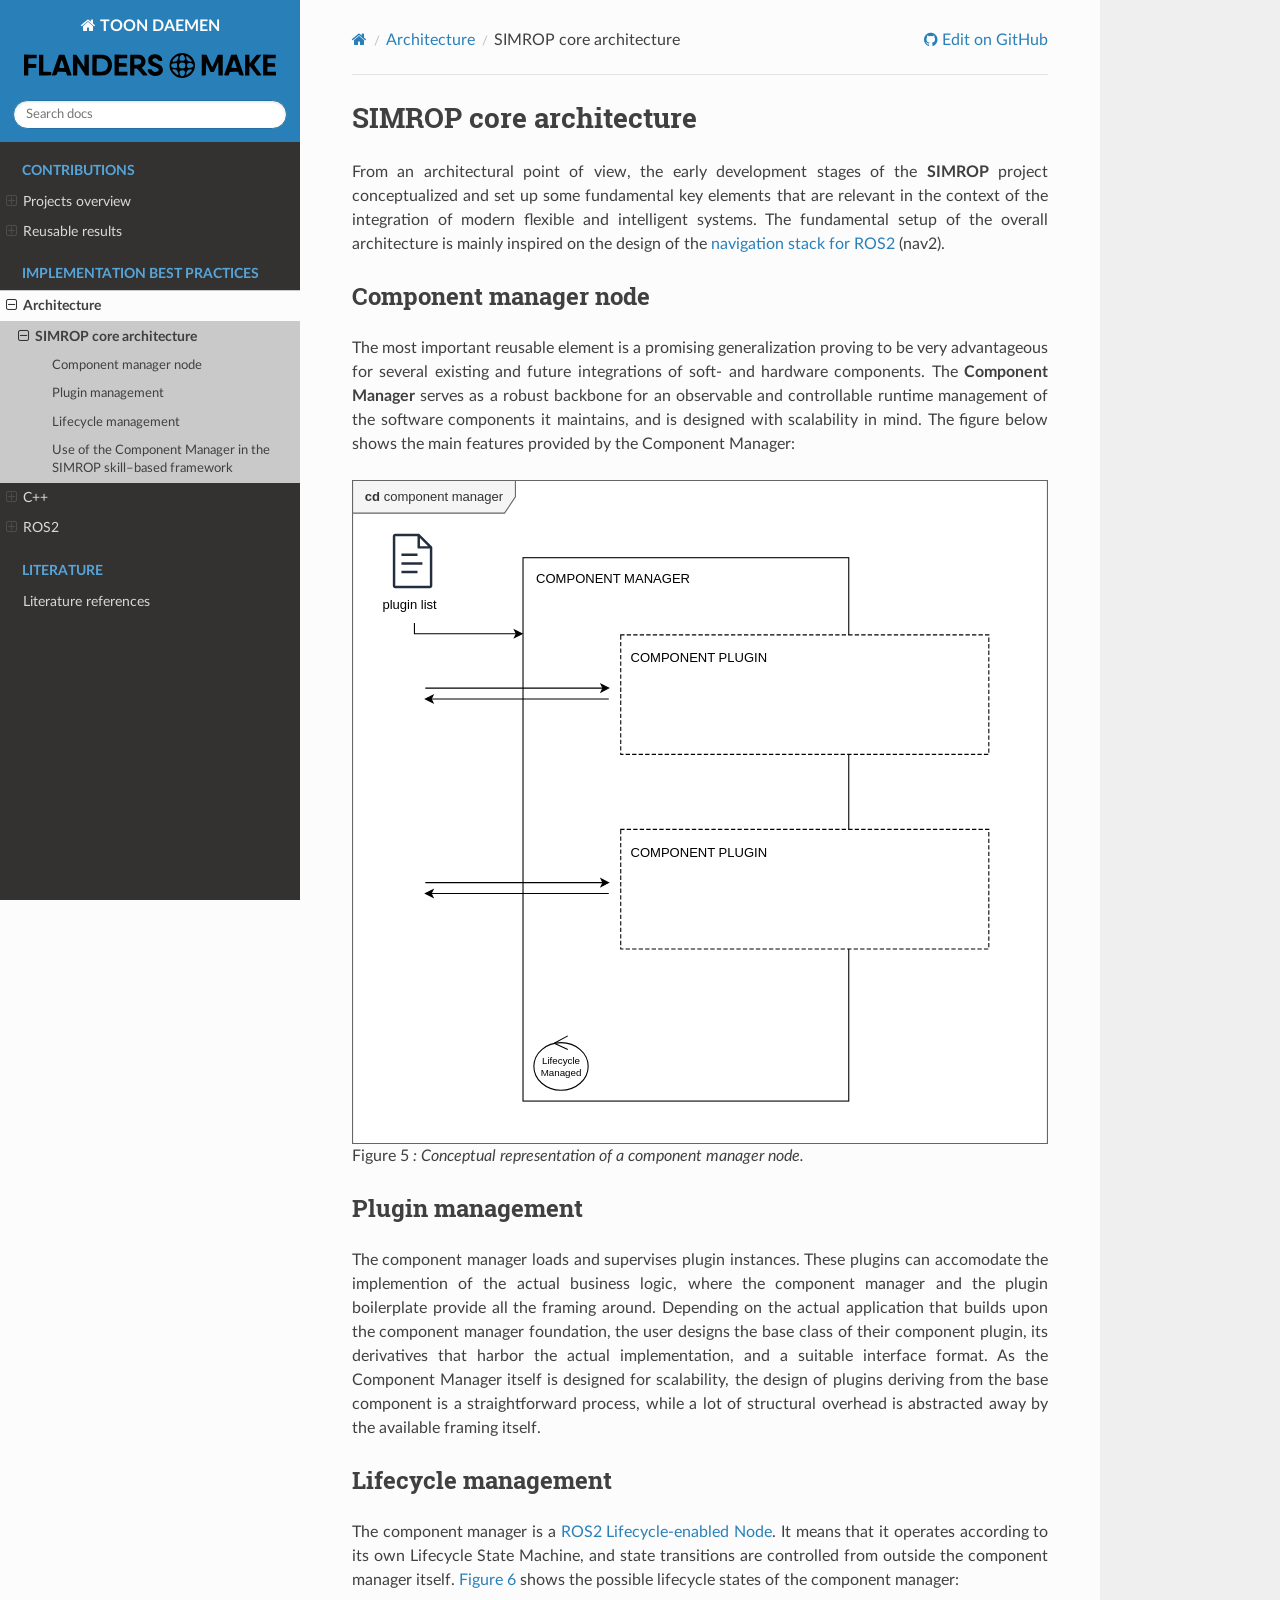
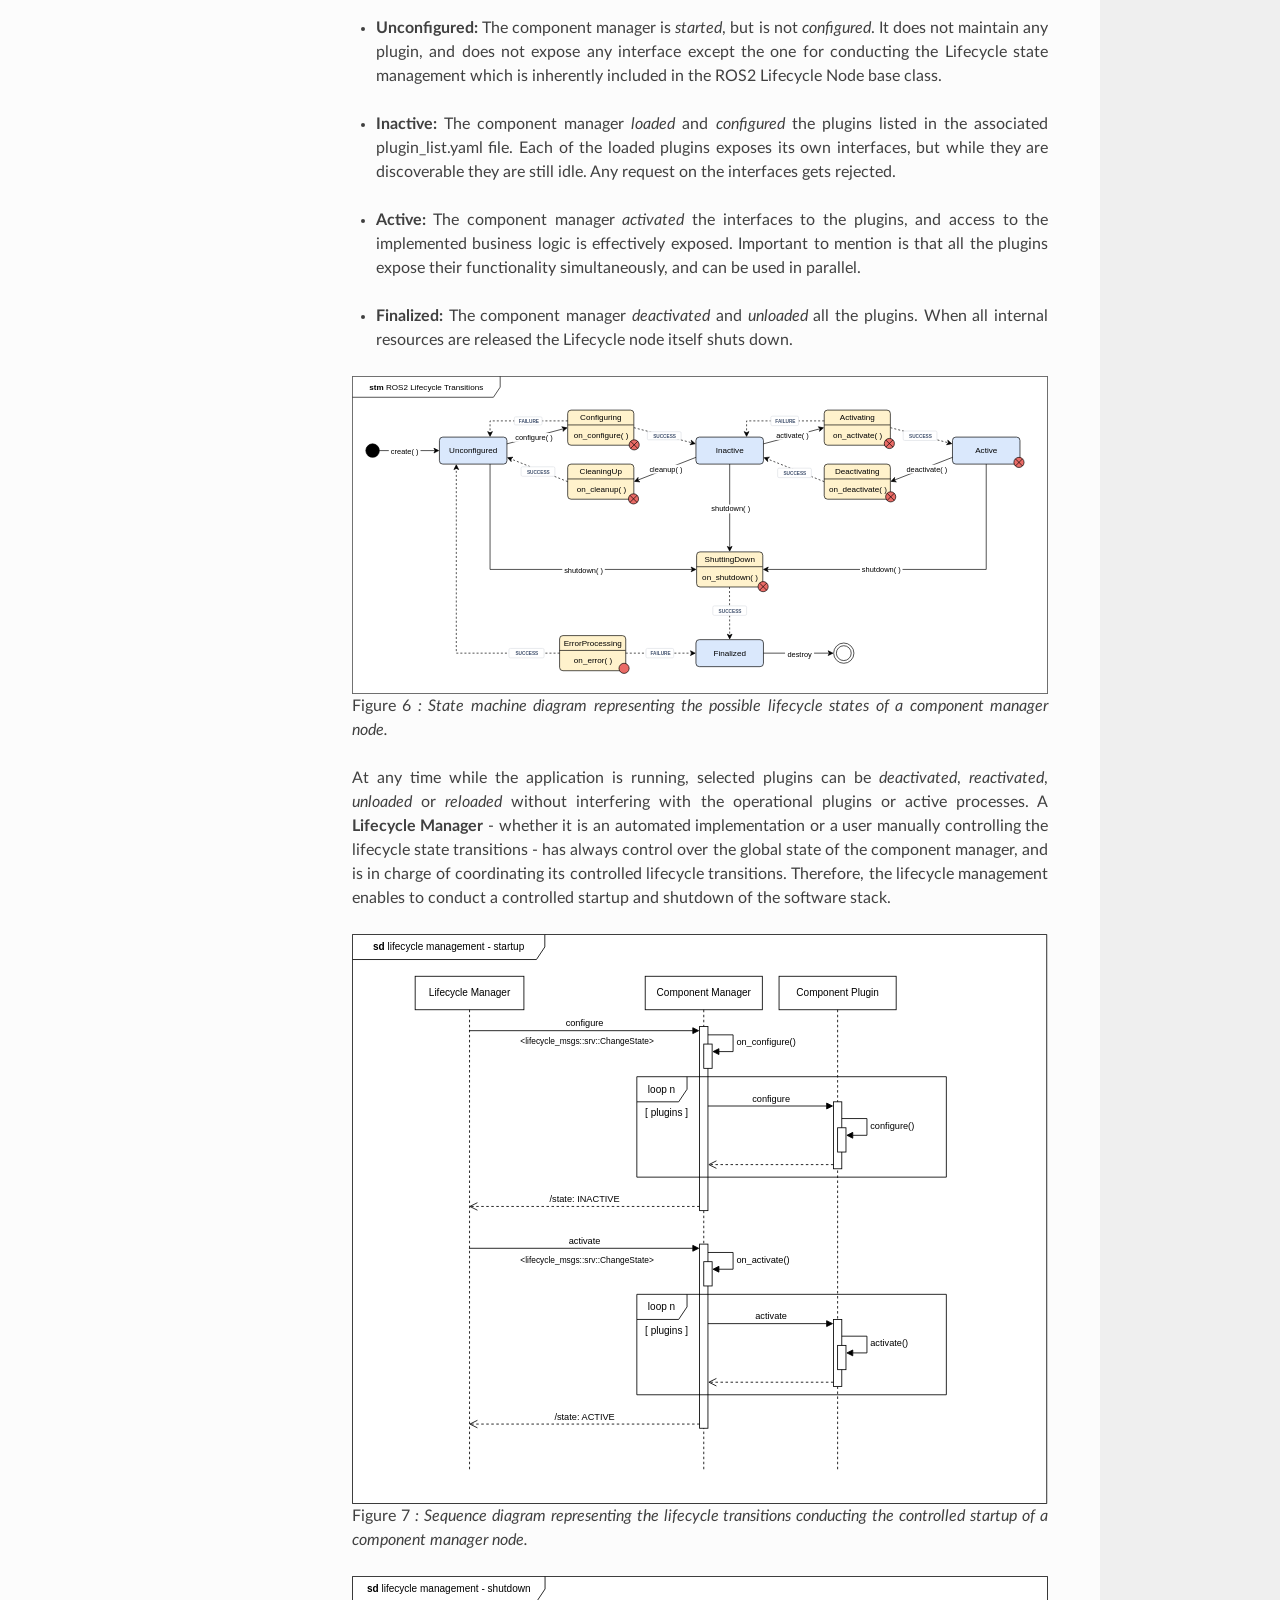
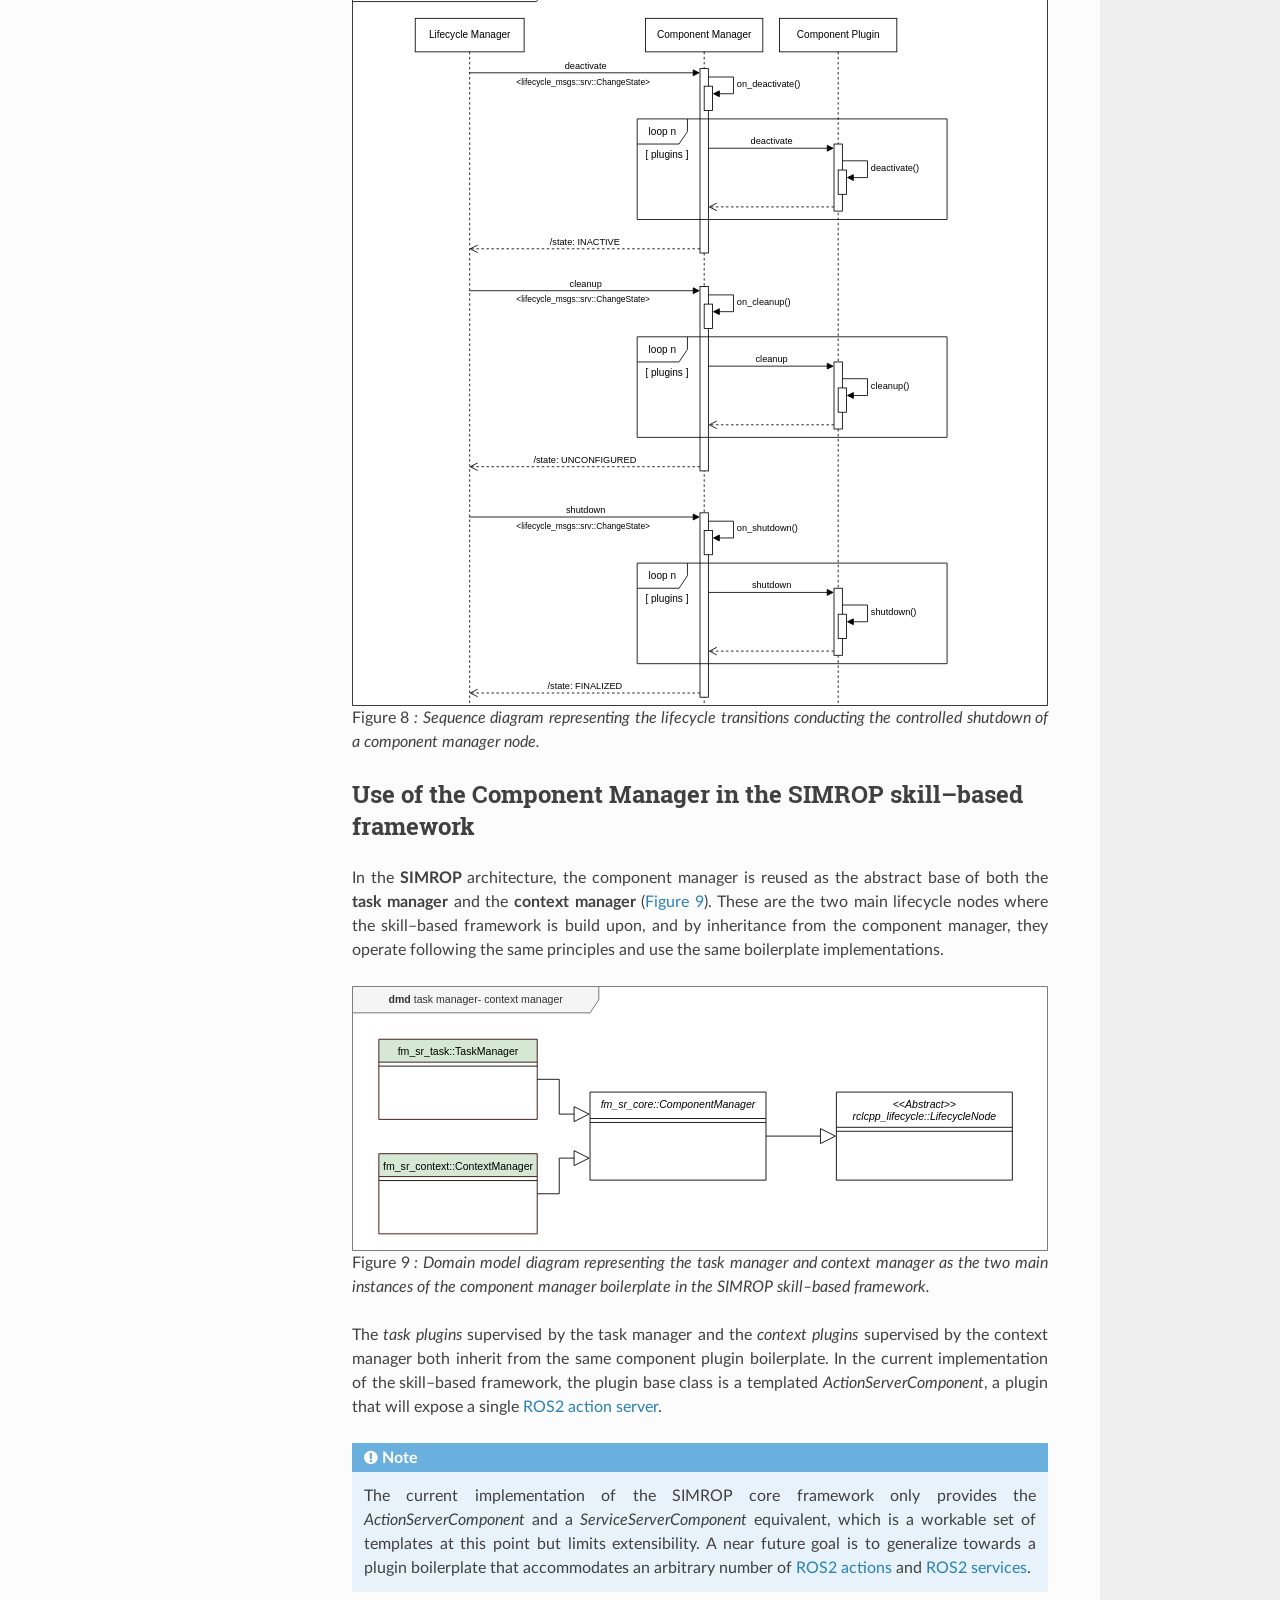
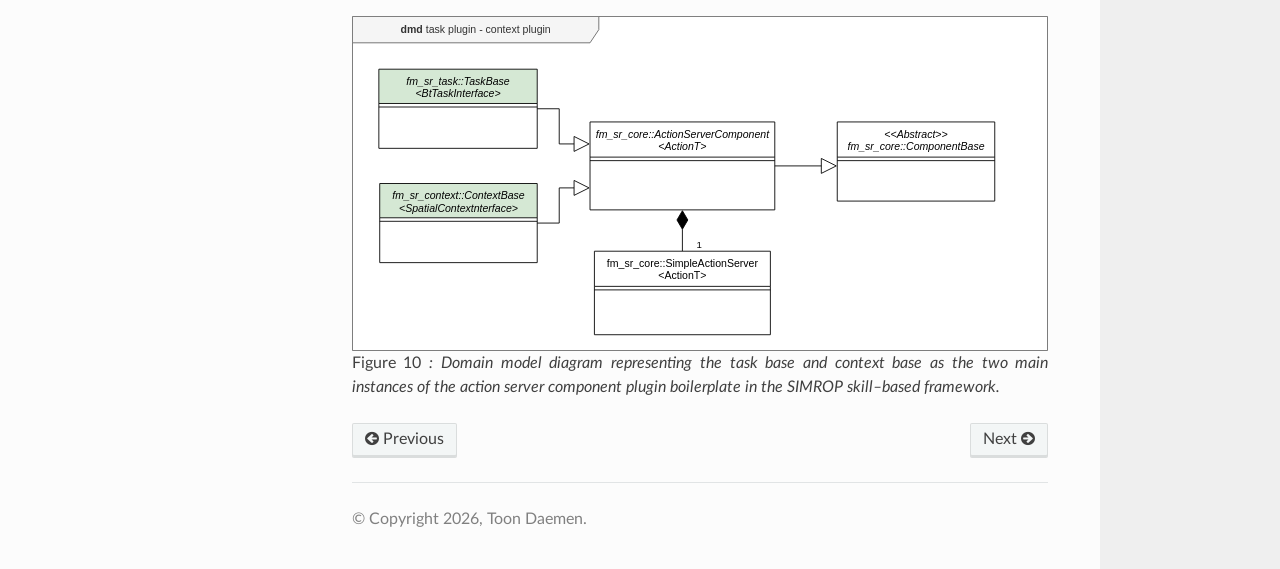
<file: implementation_best_practices/architecture/architecture.html>
<!DOCTYPE html>
<html class="writer-html5" lang="en" data-content_root="../../">
<head>
  <meta charset="utf-8" /><meta name="viewport" content="width=device-width, initial-scale=1" />

  <meta name="viewport" content="width=device-width, initial-scale=1.0" />
  <title>SIMROP core architecture &mdash; TOON DAEMEN 0.1 documentation</title>
      <link rel="stylesheet" type="text/css" href="../../_static/pygments.css?v=80d5e7a1" />
      <link rel="stylesheet" type="text/css" href="../../_static/css/theme.css?v=9edc463e" />
      <link rel="stylesheet" type="text/css" href="../../_static/copybutton.css?v=76b2166b" />
      <link rel="stylesheet" type="text/css" href="../../_static/sphinx-design.min.css?v=95c83b7e" />
      <link rel="stylesheet" type="text/css" href="../../_static/css/custom.css?v=2d9479c5" />

  
    <link rel="shortcut icon" href="../../_static/fm_48x48.svg"/>
      <script src="../../_static/jquery.js?v=5d32c60e"></script>
      <script src="../../_static/_sphinx_javascript_frameworks_compat.js?v=2cd50e6c"></script>
      <script src="../../_static/documentation_options.js?v=2709fde1"></script>
      <script src="../../_static/doctools.js?v=fd6eb6e6"></script>
      <script src="../../_static/sphinx_highlight.js?v=6ffebe34"></script>
      <script src="../../_static/clipboard.min.js?v=a7894cd8"></script>
      <script src="../../_static/copybutton.js?v=f281be69"></script>
      <script src="../../_static/design-tabs.js?v=f930bc37"></script>
    <script src="../../_static/js/theme.js"></script>
    <link rel="index" title="Index" href="../../genindex.html" />
    <link rel="search" title="Search" href="../../search.html" />
    <link rel="next" title="C++" href="../cpp/index.html" />
    <link rel="prev" title="Architecture" href="index.html" /> 
</head>

<body class="wy-body-for-nav"> 
  <div class="wy-grid-for-nav">
    <nav data-toggle="wy-nav-shift" class="wy-nav-side">
      <div class="wy-side-scroll">
        <div class="wy-side-nav-search" >

          
          
          <a href="../../index.html" class="icon icon-home">
            TOON DAEMEN
              <img src="../../_static/fm.svg" class="logo" alt="Logo"/>
          </a>
<div role="search">
  <form id="rtd-search-form" class="wy-form" action="../../search.html" method="get">
    <input type="text" name="q" placeholder="Search docs" aria-label="Search docs" />
    <input type="hidden" name="check_keywords" value="yes" />
    <input type="hidden" name="area" value="default" />
  </form>
</div>
        </div><div class="wy-menu wy-menu-vertical" data-spy="affix" role="navigation" aria-label="Navigation menu">
              <p class="caption" role="heading"><span class="caption-text">Contributions</span></p>
<ul>
<li class="toctree-l1"><a class="reference internal" href="../../contributions/projects_overview.html">Projects overview</a><ul>
<li class="toctree-l2"><a class="reference internal" href="../../contributions/projects_overview.html#simrop">2024-2538-SIMROP</a></li>
<li class="toctree-l2"><a class="reference internal" href="../../contributions/projects_overview.html#cto-action-palletizing-solution">2024-1023-CTO_ACTION-PALLETIZING_SOLUTION</a></li>
</ul>
</li>
<li class="toctree-l1"><a class="reference internal" href="../../contributions/reusable_results.html">Reusable results</a><ul>
<li class="toctree-l2"><a class="reference internal" href="../../contributions/reusable_results.html#ur-tool-integration">UR + tool integration</a><ul>
<li class="toctree-l3"><a class="reference internal" href="../../contributions/reusable_results.html#motivation">Motivation</a></li>
<li class="toctree-l3"><a class="reference internal" href="../../contributions/reusable_results.html#summary">Summary</a></li>
</ul>
</li>
<li class="toctree-l2"><a class="reference internal" href="../../contributions/reusable_results.html#the-palletizing-framework">The palletizing framework</a></li>
</ul>
</li>
</ul>
<p class="caption" role="heading"><span class="caption-text">Implementation best practices</span></p>
<ul class="current">
<li class="toctree-l1 current"><a class="reference internal" href="index.html">Architecture</a><ul class="current">
<li class="toctree-l2 current"><a class="current reference internal" href="#">SIMROP core architecture</a><ul>
<li class="toctree-l3"><a class="reference internal" href="#component-manager-node">Component manager node</a></li>
<li class="toctree-l3"><a class="reference internal" href="#plugin-management">Plugin management</a></li>
<li class="toctree-l3"><a class="reference internal" href="#lifecycle-management">Lifecycle management</a></li>
<li class="toctree-l3"><a class="reference internal" href="#use-of-the-component-manager-in-the-simrop-skillbased-framework">Use of the Component Manager in the SIMROP skill–based framework</a></li>
</ul>
</li>
</ul>
</li>
<li class="toctree-l1"><a class="reference internal" href="../cpp/index.html">C++</a><ul>
<li class="toctree-l2"><a class="reference internal" href="../cpp/constructor_arguments.html">Passing constructor arguments</a><ul>
<li class="toctree-l3"><a class="reference internal" href="../cpp/constructor_arguments.html#example-1">Example 1</a></li>
<li class="toctree-l3"><a class="reference internal" href="../cpp/constructor_arguments.html#example-2">Example 2</a></li>
<li class="toctree-l3"><a class="reference internal" href="../cpp/constructor_arguments.html#example-3">Example 3</a></li>
</ul>
</li>
</ul>
</li>
<li class="toctree-l1"><a class="reference internal" href="../ros2/index.html">ROS2</a><ul>
<li class="toctree-l2"><a class="reference internal" href="../ros2/ros2.html">ROS2 best practices</a></li>
</ul>
</li>
</ul>
<p class="caption" role="heading"><span class="caption-text">Literature</span></p>
<ul>
<li class="toctree-l1"><a class="reference internal" href="../../literature/references.html">Literature references</a></li>
</ul>

        </div>
      </div>
    </nav>

    <section data-toggle="wy-nav-shift" class="wy-nav-content-wrap"><nav class="wy-nav-top" aria-label="Mobile navigation menu" >
          <i data-toggle="wy-nav-top" class="fa fa-bars"></i>
          <a href="../../index.html">TOON DAEMEN</a>
      </nav>

      <div class="wy-nav-content">
        <div class="rst-content">
          <div role="navigation" aria-label="Page navigation">
  <ul class="wy-breadcrumbs">
      <li><a href="../../index.html" class="icon icon-home" aria-label="Home"></a></li>
          <li class="breadcrumb-item"><a href="index.html">Architecture</a></li>
      <li class="breadcrumb-item active">SIMROP core architecture</li>
      <li class="wy-breadcrumbs-aside">
              <a href="https://github.com/toondaemenFM/developer_log/blob/main/docs/source/implementation_best_practices/architecture/architecture.md" class="fa fa-github"> Edit on GitHub</a>
      </li>
  </ul>
  <hr/>
</div>
          <div role="main" class="document" itemscope="itemscope" itemtype="http://schema.org/Article">
           <div itemprop="articleBody">
             
  <section class="tex2jax_ignore mathjax_ignore" id="simrop-core-architecture">
<span id="ref-core-architecture"></span><h1>SIMROP core architecture<a class="headerlink" href="#simrop-core-architecture" title="Link to this heading"></a></h1>
<p>From an architectural point of view, the early development stages of the <strong>SIMROP</strong> project conceptualized and set up some fundamental key elements that are relevant in the context of the integration of modern flexible and intelligent systems. The fundamental setup of the overall architecture is mainly inspired on the design of the <a class="reference external" href="https://docs.nav2.org/">navigation stack for ROS2</a> (nav2).</p>
<section id="component-manager-node">
<span id="ref-component-manager-node"></span><h2>Component manager node<a class="headerlink" href="#component-manager-node" title="Link to this heading"></a></h2>
<p>The most important reusable element is a promising generalization proving to be very advantageous for several existing and future integrations of soft- and hardware components. The <strong>Component Manager</strong> serves as a robust backbone for an observable and controllable runtime management of the software components it maintains, and is designed with scalability in mind. The figure below shows the main features provided by the Component Manager:</p>
<figure class="align-default" id="fig-cd-component-manager">
<a class="reference internal image-reference" href="../../_images/cd_component_manager.svg"><img alt="fig_cd_component_manager" src="../../_images/cd_component_manager.svg" style="width: 100%;" />
</a>
<figcaption>
<p><span class="caption-number">Figure 5 </span><span class="caption-text">: Conceptual representation of a component manager node.</span><a class="headerlink" href="#fig-cd-component-manager" title="Link to this image"></a></p>
</figcaption>
</figure>
</section>
<section id="plugin-management">
<h2>Plugin management<a class="headerlink" href="#plugin-management" title="Link to this heading"></a></h2>
<p>The component manager loads and supervises plugin instances. These plugins can accomodate the implemention of the actual business logic, where the component manager and the plugin boilerplate provide all the framing around. Depending on the actual application that builds upon the component manager foundation, the user designs the base class of their component plugin, its derivatives that harbor the actual implementation, and a suitable interface format. As the Component Manager itself is designed for scalability, the design of plugins deriving from the base component is a straightforward process, while a lot of structural overhead is abstracted away by the available framing itself.</p>
</section>
<section id="lifecycle-management">
<h2>Lifecycle management<a class="headerlink" href="#lifecycle-management" title="Link to this heading"></a></h2>
<p>The component manager is a <a class="reference external" href="https://design.ros2.org/articles/node_lifecycle.html">ROS2 Lifecycle-enabled Node</a>. It means that it operates according to its own Lifecycle State Machine, and state transitions are controlled from outside the component manager itself. <a class="reference internal" href="#fig-stm-lifecycle-transitions"><span class="std std-numref">Figure 6</span></a> shows the possible lifecycle states of the component manager:</p>
<ul class="simple">
<li><p><strong>Unconfigured:</strong> The component manager is <em>started</em>, but is not <em>configured</em>. It does not maintain any plugin, and does not expose any interface except the one for conducting the Lifecycle state management which is inherently included in the ROS2 Lifecycle Node base class.
<br></br></p></li>
<li><p><strong>Inactive:</strong> The component manager <em>loaded</em> and <em>configured</em> the plugins listed in the associated plugin_list.yaml file. Each of the loaded plugins exposes its own interfaces, but while they are discoverable they are still idle. Any request on the interfaces gets rejected.
<br></br></p></li>
<li><p><strong>Active:</strong> The component manager <em>activated</em> the interfaces to the plugins, and access to the implemented business logic is effectively exposed. Important to mention is that all the plugins expose their functionality simultaneously, and can be used in parallel.
<br></br></p></li>
<li><p><strong>Finalized:</strong> The component manager <em>deactivated</em> and <em>unloaded</em> all the plugins. When all internal resources are released the Lifecycle node itself shuts down.</p></li>
</ul>
<figure class="align-default" id="fig-stm-lifecycle-transitions">
<a class="reference internal image-reference" href="../../_images/stm_lifecycle_transitions.svg"><img alt="fig_stm_lifecycle_transitions" src="../../_images/stm_lifecycle_transitions.svg" style="width: 100%;" />
</a>
<figcaption>
<p><span class="caption-number">Figure 6 </span><span class="caption-text">: State machine diagram representing the possible lifecycle states of a component manager node.</span><a class="headerlink" href="#fig-stm-lifecycle-transitions" title="Link to this image"></a></p>
</figcaption>
</figure>
<p>At any time while the application is running, selected plugins can be <em>deactivated</em>, <em>reactivated</em>, <em>unloaded</em> or <em>reloaded</em> without interfering with the operational plugins or active processes. A <strong>Lifecycle Manager</strong> - whether it is an automated implementation or a user manually controlling the lifecycle state transitions - has always control over the global state of the component manager, and is in charge of coordinating its controlled lifecycle transitions. Therefore, the lifecycle management enables to conduct a controlled startup and shutdown of the software stack.</p>
<figure class="align-default" id="fig-sd-lifecycle-management-startup">
<a class="reference internal image-reference" href="../../_images/sd_lifecycle_management_startup.svg"><img alt="fig_sd_lifecycle_management_startup" src="../../_images/sd_lifecycle_management_startup.svg" style="width: 100%;" />
</a>
<figcaption>
<p><span class="caption-number">Figure 7 </span><span class="caption-text">: Sequence diagram representing the lifecycle transitions conducting the controlled startup of a component manager node.</span><a class="headerlink" href="#fig-sd-lifecycle-management-startup" title="Link to this image"></a></p>
</figcaption>
</figure>
<figure class="align-default" id="fig-sd-lifecycle-management-shutdown">
<a class="reference internal image-reference" href="../../_images/sd_lifecycle_management_shutdown.svg"><img alt="fig_sd_lifecycle_management_shutdown" src="../../_images/sd_lifecycle_management_shutdown.svg" style="width: 100%;" />
</a>
<figcaption>
<p><span class="caption-number">Figure 8 </span><span class="caption-text">: Sequence diagram representing the lifecycle transitions conducting the controlled shutdown of a component manager node.</span><a class="headerlink" href="#fig-sd-lifecycle-management-shutdown" title="Link to this image"></a></p>
</figcaption>
</figure>
</section>
<section id="use-of-the-component-manager-in-the-simrop-skillbased-framework">
<h2>Use of the Component Manager in the SIMROP skill–based framework<a class="headerlink" href="#use-of-the-component-manager-in-the-simrop-skillbased-framework" title="Link to this heading"></a></h2>
<p>In the <strong>SIMROP</strong> architecture, the component manager is reused as the abstract base of both the <strong>task manager</strong> and the <strong>context manager</strong> (<a class="reference internal" href="#fig-dmd-task-context-manager"><span class="std std-numref">Figure 9</span></a>). These are the two main lifecycle nodes where the skill–based framework is build upon, and by inheritance from the component manager, they operate following the same principles and use the same boilerplate implementations.</p>
<figure class="align-default" id="fig-dmd-task-context-manager">
<a class="reference internal image-reference" href="../../_images/dmd_task_context_manager.svg"><img alt="" src="../../_images/dmd_task_context_manager.svg" style="width: 100%;" />
</a>
<figcaption>
<p><span class="caption-number">Figure 9 </span><span class="caption-text">: Domain model diagram representing the <em>task manager</em> and <em>context manager</em> as the two main instances of the <em>component manager</em> boilerplate in the SIMROP skill–based framework.</span><a class="headerlink" href="#fig-dmd-task-context-manager" title="Link to this image"></a></p>
</figcaption>
</figure>
<p>The <em>task plugins</em> supervised by the task manager and the <em>context plugins</em> supervised by the context manager both inherit from the same component plugin boilerplate. In the current implementation of the skill–based framework, the plugin base class is a templated <em>ActionServerComponent</em>, a plugin that will expose a single <a class="reference external" href="https://docs.ros.org/en/jazzy/Tutorials/Beginner-CLI-Tools/Understanding-ROS2-Actions/Understanding-ROS2-Actions.html">ROS2 action server</a>.</p>
<div class="admonition note">
<p class="admonition-title">Note</p>
<p>The current implementation of the SIMROP core framework only provides the <em>ActionServerComponent</em> and a <em>ServiceServerComponent</em> equivalent, which is a workable set of templates at this point but limits extensibility. A near future goal is to generalize towards a plugin boilerplate that accommodates an arbitrary number of <a class="reference external" href="https://docs.ros.org/en/jazzy/Tutorials/Beginner-CLI-Tools/Understanding-ROS2-Actions/Understanding-ROS2-Actions.html">ROS2 actions</a> and <a class="reference external" href="https://docs.ros.org/en/jazzy/Tutorials/Beginner-CLI-Tools/Understanding-ROS2-Services/Understanding-ROS2-Services.html">ROS2 services</a>.</p>
</div>
<figure class="align-default" id="fig-dmd-task-context-plugin">
<a class="reference internal image-reference" href="../../_images/dmd_task_context_plugin.svg"><img alt="" src="../../_images/dmd_task_context_plugin.svg" style="width: 100%;" />
</a>
<figcaption>
<p><span class="caption-number">Figure 10 </span><span class="caption-text">: Domain model diagram representing the <em>task base</em> and <em>context base</em> as the two main instances of the <em>action server component</em> plugin boilerplate in the SIMROP skill–based framework.</span><a class="headerlink" href="#fig-dmd-task-context-plugin" title="Link to this image"></a></p>
</figcaption>
</figure>
</section>
</section>


           </div>
          </div>
          <footer><div class="rst-footer-buttons" role="navigation" aria-label="Footer">
        <a href="index.html" class="btn btn-neutral float-left" title="Architecture" accesskey="p" rel="prev"><span class="fa fa-arrow-circle-left" aria-hidden="true"></span> Previous</a>
        <a href="../cpp/index.html" class="btn btn-neutral float-right" title="C++" accesskey="n" rel="next">Next <span class="fa fa-arrow-circle-right" aria-hidden="true"></span></a>
    </div>

  <hr/>

  <div role="contentinfo">
    <p>&#169; Copyright 2026, Toon Daemen.</p>
  </div>

   

</footer>
        </div>
      </div>
    </section>
  </div>
  <script>
      jQuery(function () {
          SphinxRtdTheme.Navigation.enable(true);
      });
  </script> 

</body>
</html>
</file>
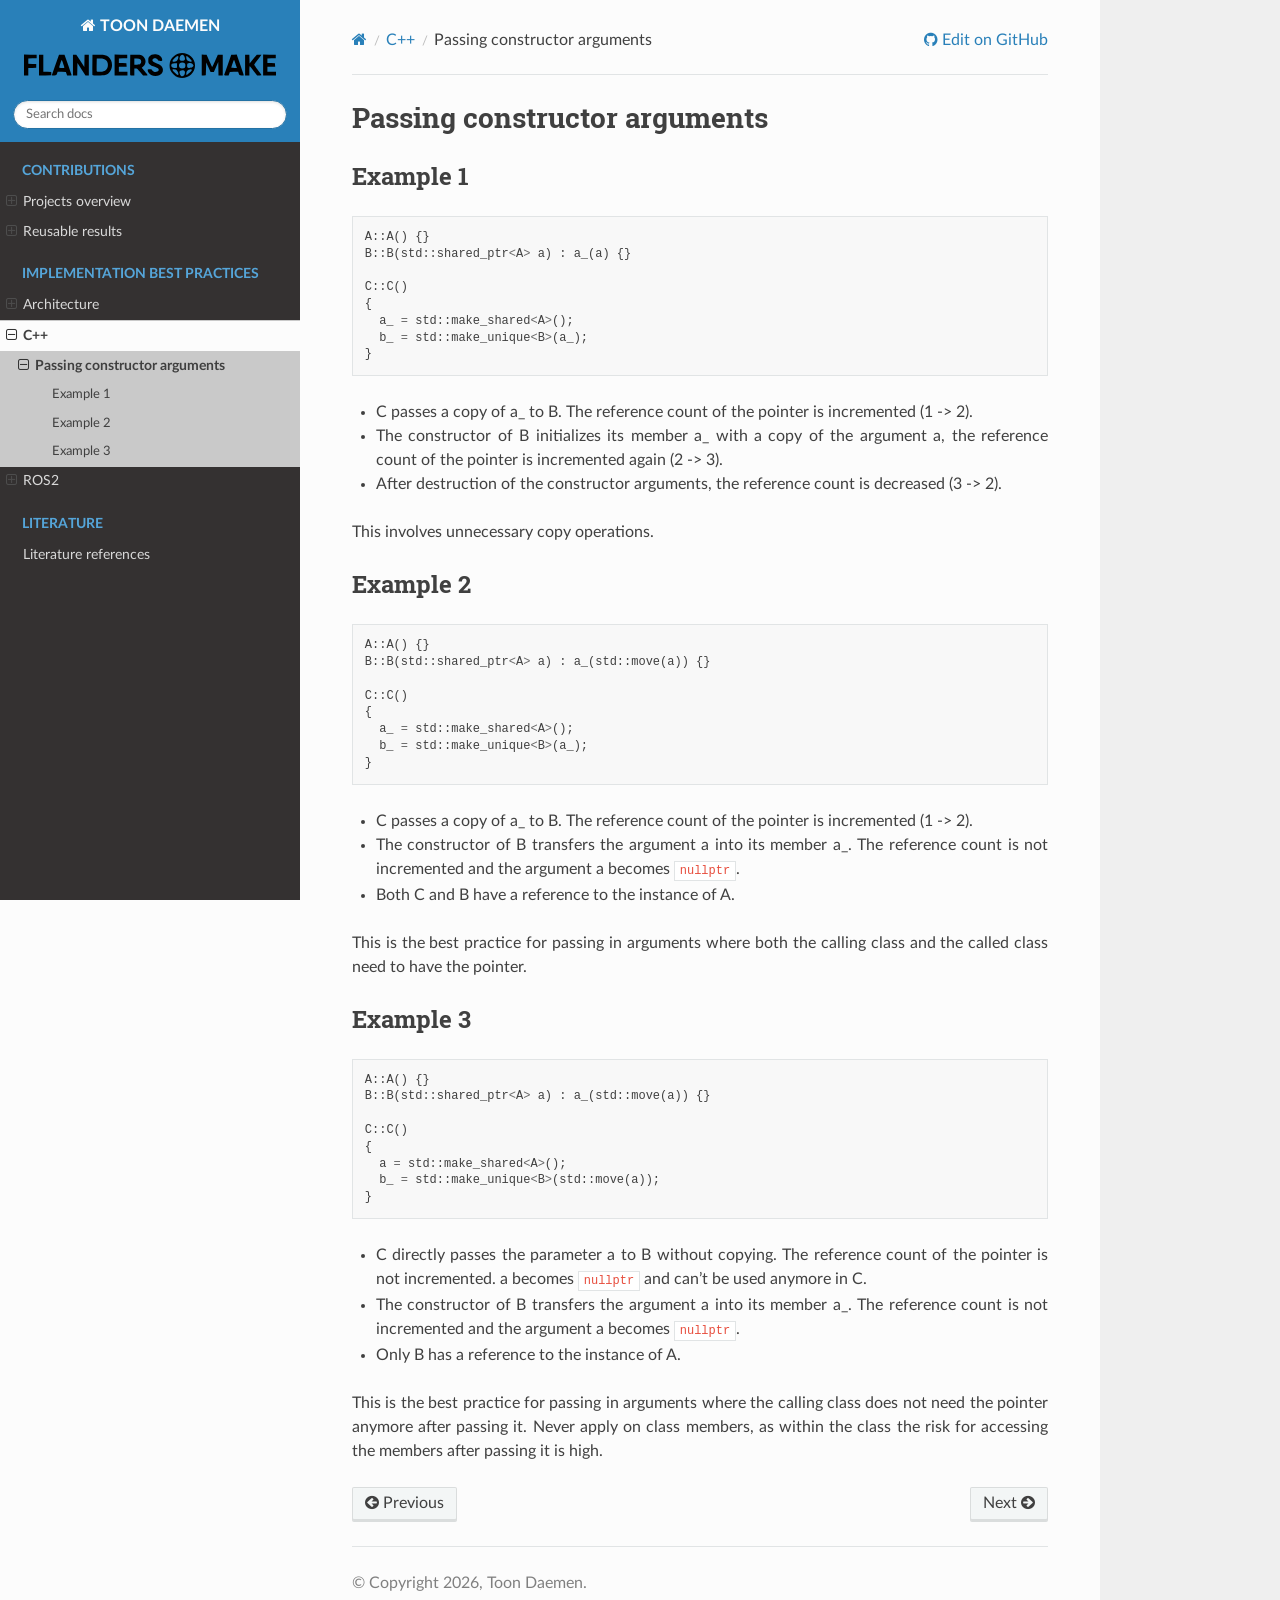
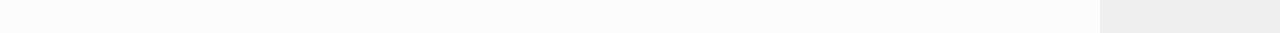
<file: implementation_best_practices/cpp/constructor_arguments.html>
<!DOCTYPE html>
<html class="writer-html5" lang="en" data-content_root="../../">
<head>
  <meta charset="utf-8" /><meta name="viewport" content="width=device-width, initial-scale=1" />

  <meta name="viewport" content="width=device-width, initial-scale=1.0" />
  <title>Passing constructor arguments &mdash; TOON DAEMEN 0.1 documentation</title>
      <link rel="stylesheet" type="text/css" href="../../_static/pygments.css?v=80d5e7a1" />
      <link rel="stylesheet" type="text/css" href="../../_static/css/theme.css?v=9edc463e" />
      <link rel="stylesheet" type="text/css" href="../../_static/copybutton.css?v=76b2166b" />
      <link rel="stylesheet" type="text/css" href="../../_static/sphinx-design.min.css?v=95c83b7e" />
      <link rel="stylesheet" type="text/css" href="../../_static/css/custom.css?v=2d9479c5" />

  
    <link rel="shortcut icon" href="../../_static/fm_48x48.svg"/>
      <script src="../../_static/jquery.js?v=5d32c60e"></script>
      <script src="../../_static/_sphinx_javascript_frameworks_compat.js?v=2cd50e6c"></script>
      <script src="../../_static/documentation_options.js?v=2709fde1"></script>
      <script src="../../_static/doctools.js?v=fd6eb6e6"></script>
      <script src="../../_static/sphinx_highlight.js?v=6ffebe34"></script>
      <script src="../../_static/clipboard.min.js?v=a7894cd8"></script>
      <script src="../../_static/copybutton.js?v=f281be69"></script>
      <script src="../../_static/design-tabs.js?v=f930bc37"></script>
    <script src="../../_static/js/theme.js"></script>
    <link rel="index" title="Index" href="../../genindex.html" />
    <link rel="search" title="Search" href="../../search.html" />
    <link rel="next" title="ROS2" href="../ros2/index.html" />
    <link rel="prev" title="C++" href="index.html" /> 
</head>

<body class="wy-body-for-nav"> 
  <div class="wy-grid-for-nav">
    <nav data-toggle="wy-nav-shift" class="wy-nav-side">
      <div class="wy-side-scroll">
        <div class="wy-side-nav-search" >

          
          
          <a href="../../index.html" class="icon icon-home">
            TOON DAEMEN
              <img src="../../_static/fm.svg" class="logo" alt="Logo"/>
          </a>
<div role="search">
  <form id="rtd-search-form" class="wy-form" action="../../search.html" method="get">
    <input type="text" name="q" placeholder="Search docs" aria-label="Search docs" />
    <input type="hidden" name="check_keywords" value="yes" />
    <input type="hidden" name="area" value="default" />
  </form>
</div>
        </div><div class="wy-menu wy-menu-vertical" data-spy="affix" role="navigation" aria-label="Navigation menu">
              <p class="caption" role="heading"><span class="caption-text">Contributions</span></p>
<ul>
<li class="toctree-l1"><a class="reference internal" href="../../contributions/projects_overview.html">Projects overview</a><ul>
<li class="toctree-l2"><a class="reference internal" href="../../contributions/projects_overview.html#simrop">2024-2538-SIMROP</a></li>
<li class="toctree-l2"><a class="reference internal" href="../../contributions/projects_overview.html#cto-action-palletizing-solution">2024-1023-CTO_ACTION-PALLETIZING_SOLUTION</a></li>
</ul>
</li>
<li class="toctree-l1"><a class="reference internal" href="../../contributions/reusable_results.html">Reusable results</a><ul>
<li class="toctree-l2"><a class="reference internal" href="../../contributions/reusable_results.html#ur-tool-integration">UR + tool integration</a><ul>
<li class="toctree-l3"><a class="reference internal" href="../../contributions/reusable_results.html#motivation">Motivation</a></li>
<li class="toctree-l3"><a class="reference internal" href="../../contributions/reusable_results.html#summary">Summary</a></li>
</ul>
</li>
<li class="toctree-l2"><a class="reference internal" href="../../contributions/reusable_results.html#the-palletizing-framework">The palletizing framework</a></li>
</ul>
</li>
</ul>
<p class="caption" role="heading"><span class="caption-text">Implementation best practices</span></p>
<ul class="current">
<li class="toctree-l1"><a class="reference internal" href="../architecture/index.html">Architecture</a><ul>
<li class="toctree-l2"><a class="reference internal" href="../architecture/architecture.html">SIMROP core architecture</a><ul>
<li class="toctree-l3"><a class="reference internal" href="../architecture/architecture.html#component-manager-node">Component manager node</a></li>
<li class="toctree-l3"><a class="reference internal" href="../architecture/architecture.html#plugin-management">Plugin management</a></li>
<li class="toctree-l3"><a class="reference internal" href="../architecture/architecture.html#lifecycle-management">Lifecycle management</a></li>
<li class="toctree-l3"><a class="reference internal" href="../architecture/architecture.html#use-of-the-component-manager-in-the-simrop-skillbased-framework">Use of the Component Manager in the SIMROP skill–based framework</a></li>
</ul>
</li>
</ul>
</li>
<li class="toctree-l1 current"><a class="reference internal" href="index.html">C++</a><ul class="current">
<li class="toctree-l2 current"><a class="current reference internal" href="#">Passing constructor arguments</a><ul>
<li class="toctree-l3"><a class="reference internal" href="#example-1">Example 1</a></li>
<li class="toctree-l3"><a class="reference internal" href="#example-2">Example 2</a></li>
<li class="toctree-l3"><a class="reference internal" href="#example-3">Example 3</a></li>
</ul>
</li>
</ul>
</li>
<li class="toctree-l1"><a class="reference internal" href="../ros2/index.html">ROS2</a><ul>
<li class="toctree-l2"><a class="reference internal" href="../ros2/ros2.html">ROS2 best practices</a></li>
</ul>
</li>
</ul>
<p class="caption" role="heading"><span class="caption-text">Literature</span></p>
<ul>
<li class="toctree-l1"><a class="reference internal" href="../../literature/references.html">Literature references</a></li>
</ul>

        </div>
      </div>
    </nav>

    <section data-toggle="wy-nav-shift" class="wy-nav-content-wrap"><nav class="wy-nav-top" aria-label="Mobile navigation menu" >
          <i data-toggle="wy-nav-top" class="fa fa-bars"></i>
          <a href="../../index.html">TOON DAEMEN</a>
      </nav>

      <div class="wy-nav-content">
        <div class="rst-content">
          <div role="navigation" aria-label="Page navigation">
  <ul class="wy-breadcrumbs">
      <li><a href="../../index.html" class="icon icon-home" aria-label="Home"></a></li>
          <li class="breadcrumb-item"><a href="index.html">C++</a></li>
      <li class="breadcrumb-item active">Passing constructor arguments</li>
      <li class="wy-breadcrumbs-aside">
              <a href="https://github.com/toondaemenFM/developer_log/blob/main/docs/source/implementation_best_practices/cpp/constructor_arguments.md" class="fa fa-github"> Edit on GitHub</a>
      </li>
  </ul>
  <hr/>
</div>
          <div role="main" class="document" itemscope="itemscope" itemtype="http://schema.org/Article">
           <div itemprop="articleBody">
             
  <section class="tex2jax_ignore mathjax_ignore" id="passing-constructor-arguments">
<h1>Passing constructor arguments<a class="headerlink" href="#passing-constructor-arguments" title="Link to this heading"></a></h1>
<section id="example-1">
<h2>Example 1<a class="headerlink" href="#example-1" title="Link to this heading"></a></h2>
<div class="highlight-default notranslate"><div class="highlight"><pre><span></span><span class="n">A</span><span class="p">::</span><span class="n">A</span><span class="p">()</span> <span class="p">{}</span>
<span class="n">B</span><span class="p">::</span><span class="n">B</span><span class="p">(</span><span class="n">std</span><span class="p">::</span><span class="n">shared_ptr</span><span class="o">&lt;</span><span class="n">A</span><span class="o">&gt;</span> <span class="n">a</span><span class="p">)</span> <span class="p">:</span> <span class="n">a_</span><span class="p">(</span><span class="n">a</span><span class="p">)</span> <span class="p">{}</span>

<span class="n">C</span><span class="p">::</span><span class="n">C</span><span class="p">()</span>
<span class="p">{</span>
  <span class="n">a_</span> <span class="o">=</span> <span class="n">std</span><span class="p">::</span><span class="n">make_shared</span><span class="o">&lt;</span><span class="n">A</span><span class="o">&gt;</span><span class="p">();</span>
  <span class="n">b_</span> <span class="o">=</span> <span class="n">std</span><span class="p">::</span><span class="n">make_unique</span><span class="o">&lt;</span><span class="n">B</span><span class="o">&gt;</span><span class="p">(</span><span class="n">a_</span><span class="p">);</span>
<span class="p">}</span>
</pre></div>
</div>
<ul class="simple">
<li><p>C passes a copy of a_ to B. The reference count of the pointer is incremented (1 -&gt; 2).</p></li>
<li><p>The constructor of B initializes its member a_ with a copy of the argument a, the reference count
of the pointer is incremented again (2 -&gt; 3).</p></li>
<li><p>After destruction of the constructor arguments, the reference count is decreased (3 -&gt; 2).</p></li>
</ul>
<p>This involves unnecessary copy operations.</p>
</section>
<section id="example-2">
<h2>Example 2<a class="headerlink" href="#example-2" title="Link to this heading"></a></h2>
<div class="highlight-default notranslate"><div class="highlight"><pre><span></span><span class="n">A</span><span class="p">::</span><span class="n">A</span><span class="p">()</span> <span class="p">{}</span>
<span class="n">B</span><span class="p">::</span><span class="n">B</span><span class="p">(</span><span class="n">std</span><span class="p">::</span><span class="n">shared_ptr</span><span class="o">&lt;</span><span class="n">A</span><span class="o">&gt;</span> <span class="n">a</span><span class="p">)</span> <span class="p">:</span> <span class="n">a_</span><span class="p">(</span><span class="n">std</span><span class="p">::</span><span class="n">move</span><span class="p">(</span><span class="n">a</span><span class="p">))</span> <span class="p">{}</span>

<span class="n">C</span><span class="p">::</span><span class="n">C</span><span class="p">()</span>
<span class="p">{</span>
  <span class="n">a_</span> <span class="o">=</span> <span class="n">std</span><span class="p">::</span><span class="n">make_shared</span><span class="o">&lt;</span><span class="n">A</span><span class="o">&gt;</span><span class="p">();</span>
  <span class="n">b_</span> <span class="o">=</span> <span class="n">std</span><span class="p">::</span><span class="n">make_unique</span><span class="o">&lt;</span><span class="n">B</span><span class="o">&gt;</span><span class="p">(</span><span class="n">a_</span><span class="p">);</span>
<span class="p">}</span>
</pre></div>
</div>
<ul class="simple">
<li><p>C passes a copy of a_ to B. The reference count of the pointer is incremented (1 -&gt; 2).</p></li>
<li><p>The constructor of B transfers the argument a into its member a_. The reference count is not incremented and the argument a becomes <code class="docutils literal notranslate"><span class="pre">nullptr</span></code>.</p></li>
<li><p>Both C and B have a reference to the instance of A.</p></li>
</ul>
<p>This is the best practice for passing in arguments where both the calling class and the called class need to have the pointer.</p>
</section>
<section id="example-3">
<h2>Example 3<a class="headerlink" href="#example-3" title="Link to this heading"></a></h2>
<div class="highlight-default notranslate"><div class="highlight"><pre><span></span><span class="n">A</span><span class="p">::</span><span class="n">A</span><span class="p">()</span> <span class="p">{}</span>
<span class="n">B</span><span class="p">::</span><span class="n">B</span><span class="p">(</span><span class="n">std</span><span class="p">::</span><span class="n">shared_ptr</span><span class="o">&lt;</span><span class="n">A</span><span class="o">&gt;</span> <span class="n">a</span><span class="p">)</span> <span class="p">:</span> <span class="n">a_</span><span class="p">(</span><span class="n">std</span><span class="p">::</span><span class="n">move</span><span class="p">(</span><span class="n">a</span><span class="p">))</span> <span class="p">{}</span>

<span class="n">C</span><span class="p">::</span><span class="n">C</span><span class="p">()</span>
<span class="p">{</span>
  <span class="n">a</span> <span class="o">=</span> <span class="n">std</span><span class="p">::</span><span class="n">make_shared</span><span class="o">&lt;</span><span class="n">A</span><span class="o">&gt;</span><span class="p">();</span>
  <span class="n">b_</span> <span class="o">=</span> <span class="n">std</span><span class="p">::</span><span class="n">make_unique</span><span class="o">&lt;</span><span class="n">B</span><span class="o">&gt;</span><span class="p">(</span><span class="n">std</span><span class="p">::</span><span class="n">move</span><span class="p">(</span><span class="n">a</span><span class="p">));</span>
<span class="p">}</span>
</pre></div>
</div>
<ul class="simple">
<li><p>C directly passes the parameter a to B without copying. The reference count of the pointer is not incremented. a becomes <code class="docutils literal notranslate"><span class="pre">nullptr</span></code> and can’t be used anymore in C.</p></li>
<li><p>The constructor of B transfers the argument a into its member a_. The reference count is not incremented and the argument a becomes <code class="docutils literal notranslate"><span class="pre">nullptr</span></code>.</p></li>
<li><p>Only B has a reference to the instance of A.</p></li>
</ul>
<p>This is the best practice for passing in arguments where the calling class does not need the pointer anymore after passing it. Never apply on class members, as within the class the risk for accessing the members after passing it is high.</p>
</section>
</section>


           </div>
          </div>
          <footer><div class="rst-footer-buttons" role="navigation" aria-label="Footer">
        <a href="index.html" class="btn btn-neutral float-left" title="C++" accesskey="p" rel="prev"><span class="fa fa-arrow-circle-left" aria-hidden="true"></span> Previous</a>
        <a href="../ros2/index.html" class="btn btn-neutral float-right" title="ROS2" accesskey="n" rel="next">Next <span class="fa fa-arrow-circle-right" aria-hidden="true"></span></a>
    </div>

  <hr/>

  <div role="contentinfo">
    <p>&#169; Copyright 2026, Toon Daemen.</p>
  </div>

   

</footer>
        </div>
      </div>
    </section>
  </div>
  <script>
      jQuery(function () {
          SphinxRtdTheme.Navigation.enable(true);
      });
  </script> 

</body>
</html>
</file>
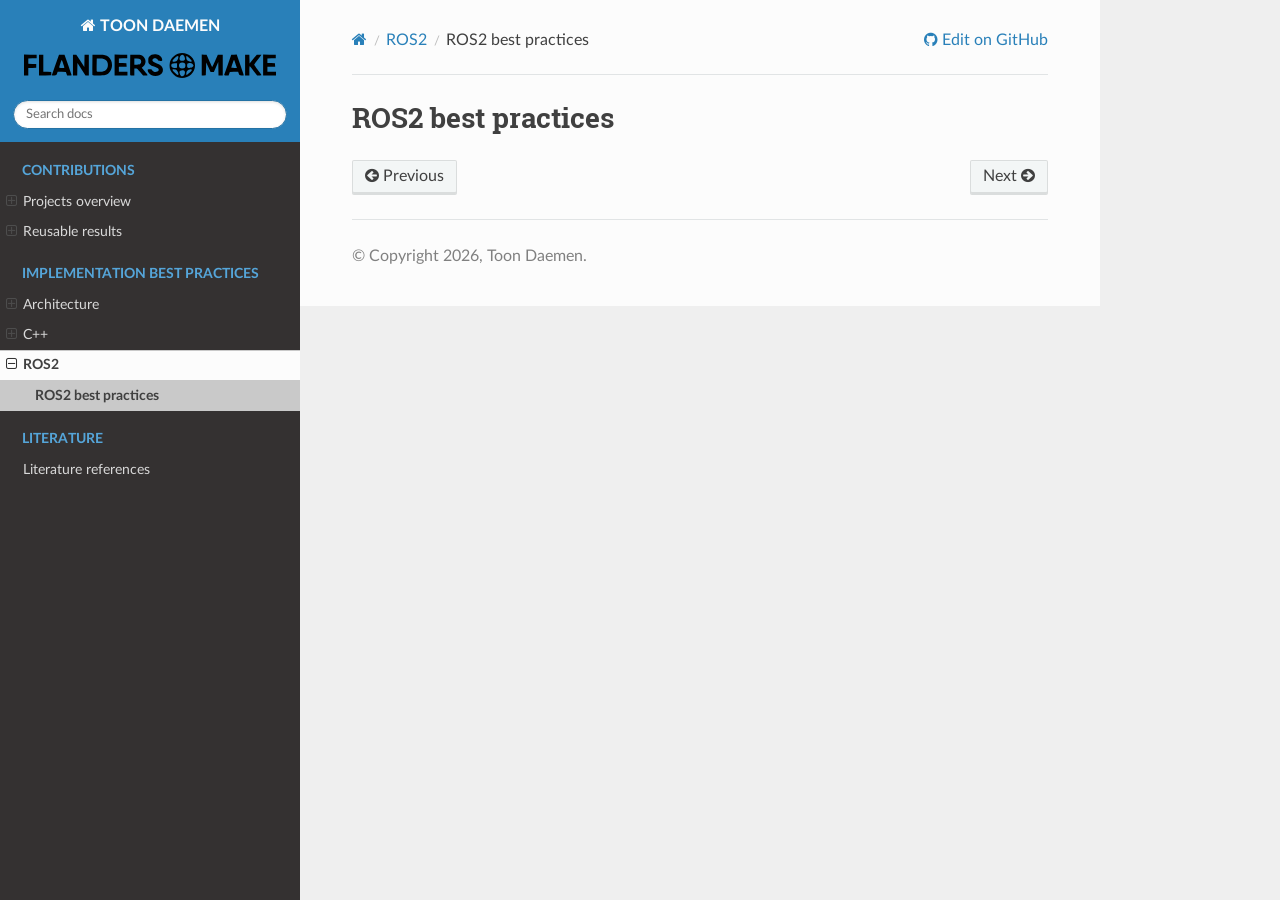
<file: implementation_best_practices/ros2/ros2.html>
<!DOCTYPE html>
<html class="writer-html5" lang="en" data-content_root="../../">
<head>
  <meta charset="utf-8" /><meta name="viewport" content="width=device-width, initial-scale=1" />

  <meta name="viewport" content="width=device-width, initial-scale=1.0" />
  <title>ROS2 best practices &mdash; TOON DAEMEN 0.1 documentation</title>
      <link rel="stylesheet" type="text/css" href="../../_static/pygments.css?v=80d5e7a1" />
      <link rel="stylesheet" type="text/css" href="../../_static/css/theme.css?v=9edc463e" />
      <link rel="stylesheet" type="text/css" href="../../_static/copybutton.css?v=76b2166b" />
      <link rel="stylesheet" type="text/css" href="../../_static/sphinx-design.min.css?v=95c83b7e" />
      <link rel="stylesheet" type="text/css" href="../../_static/css/custom.css?v=2d9479c5" />

  
    <link rel="shortcut icon" href="../../_static/fm_48x48.svg"/>
      <script src="../../_static/jquery.js?v=5d32c60e"></script>
      <script src="../../_static/_sphinx_javascript_frameworks_compat.js?v=2cd50e6c"></script>
      <script src="../../_static/documentation_options.js?v=2709fde1"></script>
      <script src="../../_static/doctools.js?v=fd6eb6e6"></script>
      <script src="../../_static/sphinx_highlight.js?v=6ffebe34"></script>
      <script src="../../_static/clipboard.min.js?v=a7894cd8"></script>
      <script src="../../_static/copybutton.js?v=f281be69"></script>
      <script src="../../_static/design-tabs.js?v=f930bc37"></script>
    <script src="../../_static/js/theme.js"></script>
    <link rel="index" title="Index" href="../../genindex.html" />
    <link rel="search" title="Search" href="../../search.html" />
    <link rel="next" title="Literature references" href="../../literature/references.html" />
    <link rel="prev" title="ROS2" href="index.html" /> 
</head>

<body class="wy-body-for-nav"> 
  <div class="wy-grid-for-nav">
    <nav data-toggle="wy-nav-shift" class="wy-nav-side">
      <div class="wy-side-scroll">
        <div class="wy-side-nav-search" >

          
          
          <a href="../../index.html" class="icon icon-home">
            TOON DAEMEN
              <img src="../../_static/fm.svg" class="logo" alt="Logo"/>
          </a>
<div role="search">
  <form id="rtd-search-form" class="wy-form" action="../../search.html" method="get">
    <input type="text" name="q" placeholder="Search docs" aria-label="Search docs" />
    <input type="hidden" name="check_keywords" value="yes" />
    <input type="hidden" name="area" value="default" />
  </form>
</div>
        </div><div class="wy-menu wy-menu-vertical" data-spy="affix" role="navigation" aria-label="Navigation menu">
              <p class="caption" role="heading"><span class="caption-text">Contributions</span></p>
<ul>
<li class="toctree-l1"><a class="reference internal" href="../../contributions/projects_overview.html">Projects overview</a><ul>
<li class="toctree-l2"><a class="reference internal" href="../../contributions/projects_overview.html#simrop">2024-2538-SIMROP</a></li>
<li class="toctree-l2"><a class="reference internal" href="../../contributions/projects_overview.html#cto-action-palletizing-solution">2024-1023-CTO_ACTION-PALLETIZING_SOLUTION</a></li>
</ul>
</li>
<li class="toctree-l1"><a class="reference internal" href="../../contributions/reusable_results.html">Reusable results</a><ul>
<li class="toctree-l2"><a class="reference internal" href="../../contributions/reusable_results.html#ur-tool-integration">UR + tool integration</a><ul>
<li class="toctree-l3"><a class="reference internal" href="../../contributions/reusable_results.html#motivation">Motivation</a></li>
<li class="toctree-l3"><a class="reference internal" href="../../contributions/reusable_results.html#summary">Summary</a></li>
</ul>
</li>
<li class="toctree-l2"><a class="reference internal" href="../../contributions/reusable_results.html#the-palletizing-framework">The palletizing framework</a></li>
</ul>
</li>
</ul>
<p class="caption" role="heading"><span class="caption-text">Implementation best practices</span></p>
<ul class="current">
<li class="toctree-l1"><a class="reference internal" href="../architecture/index.html">Architecture</a><ul>
<li class="toctree-l2"><a class="reference internal" href="../architecture/architecture.html">SIMROP core architecture</a><ul>
<li class="toctree-l3"><a class="reference internal" href="../architecture/architecture.html#component-manager-node">Component manager node</a></li>
<li class="toctree-l3"><a class="reference internal" href="../architecture/architecture.html#plugin-management">Plugin management</a></li>
<li class="toctree-l3"><a class="reference internal" href="../architecture/architecture.html#lifecycle-management">Lifecycle management</a></li>
<li class="toctree-l3"><a class="reference internal" href="../architecture/architecture.html#use-of-the-component-manager-in-the-simrop-skillbased-framework">Use of the Component Manager in the SIMROP skill–based framework</a></li>
</ul>
</li>
</ul>
</li>
<li class="toctree-l1"><a class="reference internal" href="../cpp/index.html">C++</a><ul>
<li class="toctree-l2"><a class="reference internal" href="../cpp/constructor_arguments.html">Passing constructor arguments</a><ul>
<li class="toctree-l3"><a class="reference internal" href="../cpp/constructor_arguments.html#example-1">Example 1</a></li>
<li class="toctree-l3"><a class="reference internal" href="../cpp/constructor_arguments.html#example-2">Example 2</a></li>
<li class="toctree-l3"><a class="reference internal" href="../cpp/constructor_arguments.html#example-3">Example 3</a></li>
</ul>
</li>
</ul>
</li>
<li class="toctree-l1 current"><a class="reference internal" href="index.html">ROS2</a><ul class="current">
<li class="toctree-l2 current"><a class="current reference internal" href="#">ROS2 best practices</a></li>
</ul>
</li>
</ul>
<p class="caption" role="heading"><span class="caption-text">Literature</span></p>
<ul>
<li class="toctree-l1"><a class="reference internal" href="../../literature/references.html">Literature references</a></li>
</ul>

        </div>
      </div>
    </nav>

    <section data-toggle="wy-nav-shift" class="wy-nav-content-wrap"><nav class="wy-nav-top" aria-label="Mobile navigation menu" >
          <i data-toggle="wy-nav-top" class="fa fa-bars"></i>
          <a href="../../index.html">TOON DAEMEN</a>
      </nav>

      <div class="wy-nav-content">
        <div class="rst-content">
          <div role="navigation" aria-label="Page navigation">
  <ul class="wy-breadcrumbs">
      <li><a href="../../index.html" class="icon icon-home" aria-label="Home"></a></li>
          <li class="breadcrumb-item"><a href="index.html">ROS2</a></li>
      <li class="breadcrumb-item active">ROS2 best practices</li>
      <li class="wy-breadcrumbs-aside">
              <a href="https://github.com/toondaemenFM/developer_log/blob/main/docs/source/implementation_best_practices/ros2/ros2.md" class="fa fa-github"> Edit on GitHub</a>
      </li>
  </ul>
  <hr/>
</div>
          <div role="main" class="document" itemscope="itemscope" itemtype="http://schema.org/Article">
           <div itemprop="articleBody">
             
  <section class="tex2jax_ignore mathjax_ignore" id="ros2-best-practices">
<h1>ROS2 best practices<a class="headerlink" href="#ros2-best-practices" title="Link to this heading"></a></h1>
</section>


           </div>
          </div>
          <footer><div class="rst-footer-buttons" role="navigation" aria-label="Footer">
        <a href="index.html" class="btn btn-neutral float-left" title="ROS2" accesskey="p" rel="prev"><span class="fa fa-arrow-circle-left" aria-hidden="true"></span> Previous</a>
        <a href="../../literature/references.html" class="btn btn-neutral float-right" title="Literature references" accesskey="n" rel="next">Next <span class="fa fa-arrow-circle-right" aria-hidden="true"></span></a>
    </div>

  <hr/>

  <div role="contentinfo">
    <p>&#169; Copyright 2026, Toon Daemen.</p>
  </div>

   

</footer>
        </div>
      </div>
    </section>
  </div>
  <script>
      jQuery(function () {
          SphinxRtdTheme.Navigation.enable(true);
      });
  </script> 

</body>
</html>
</file>
<file: _static/pygments.css>
pre { line-height: 125%; }
td.linenos .normal { color: inherit; background-color: transparent; padding-left: 5px; padding-right: 5px; }
span.linenos { color: inherit; background-color: transparent; padding-left: 5px; padding-right: 5px; }
td.linenos .special { color: #000000; background-color: #ffffc0; padding-left: 5px; padding-right: 5px; }
span.linenos.special { color: #000000; background-color: #ffffc0; padding-left: 5px; padding-right: 5px; }
.highlight .hll { background-color: #ffffcc }
.highlight { background: #f8f8f8; }
.highlight .c { color: #3D7B7B; font-style: italic } /* Comment */
.highlight .err { border: 1px solid #FF0000 } /* Error */
.highlight .k { color: #008000; font-weight: bold } /* Keyword */
.highlight .o { color: #666666 } /* Operator */
.highlight .ch { color: #3D7B7B; font-style: italic } /* Comment.Hashbang */
.highlight .cm { color: #3D7B7B; font-style: italic } /* Comment.Multiline */
.highlight .cp { color: #9C6500 } /* Comment.Preproc */
.highlight .cpf { color: #3D7B7B; font-style: italic } /* Comment.PreprocFile */
.highlight .c1 { color: #3D7B7B; font-style: italic } /* Comment.Single */
.highlight .cs { color: #3D7B7B; font-style: italic } /* Comment.Special */
.highlight .gd { color: #A00000 } /* Generic.Deleted */
.highlight .ge { font-style: italic } /* Generic.Emph */
.highlight .ges { font-weight: bold; font-style: italic } /* Generic.EmphStrong */
.highlight .gr { color: #E40000 } /* Generic.Error */
.highlight .gh { color: #000080; font-weight: bold } /* Generic.Heading */
.highlight .gi { color: #008400 } /* Generic.Inserted */
.highlight .go { color: #717171 } /* Generic.Output */
.highlight .gp { color: #000080; font-weight: bold } /* Generic.Prompt */
.highlight .gs { font-weight: bold } /* Generic.Strong */
.highlight .gu { color: #800080; font-weight: bold } /* Generic.Subheading */
.highlight .gt { color: #0044DD } /* Generic.Traceback */
.highlight .kc { color: #008000; font-weight: bold } /* Keyword.Constant */
.highlight .kd { color: #008000; font-weight: bold } /* Keyword.Declaration */
.highlight .kn { color: #008000; font-weight: bold } /* Keyword.Namespace */
.highlight .kp { color: #008000 } /* Keyword.Pseudo */
.highlight .kr { color: #008000; font-weight: bold } /* Keyword.Reserved */
.highlight .kt { color: #B00040 } /* Keyword.Type */
.highlight .m { color: #666666 } /* Literal.Number */
.highlight .s { color: #BA2121 } /* Literal.String */
.highlight .na { color: #687822 } /* Name.Attribute */
.highlight .nb { color: #008000 } /* Name.Builtin */
.highlight .nc { color: #0000FF; font-weight: bold } /* Name.Class */
.highlight .no { color: #880000 } /* Name.Constant */
.highlight .nd { color: #AA22FF } /* Name.Decorator */
.highlight .ni { color: #717171; font-weight: bold } /* Name.Entity */
.highlight .ne { color: #CB3F38; font-weight: bold } /* Name.Exception */
.highlight .nf { color: #0000FF } /* Name.Function */
.highlight .nl { color: #767600 } /* Name.Label */
.highlight .nn { color: #0000FF; font-weight: bold } /* Name.Namespace */
.highlight .nt { color: #008000; font-weight: bold } /* Name.Tag */
.highlight .nv { color: #19177C } /* Name.Variable */
.highlight .ow { color: #AA22FF; font-weight: bold } /* Operator.Word */
.highlight .w { color: #bbbbbb } /* Text.Whitespace */
.highlight .mb { color: #666666 } /* Literal.Number.Bin */
.highlight .mf { color: #666666 } /* Literal.Number.Float */
.highlight .mh { color: #666666 } /* Literal.Number.Hex */
.highlight .mi { color: #666666 } /* Literal.Number.Integer */
.highlight .mo { color: #666666 } /* Literal.Number.Oct */
.highlight .sa { color: #BA2121 } /* Literal.String.Affix */
.highlight .sb { color: #BA2121 } /* Literal.String.Backtick */
.highlight .sc { color: #BA2121 } /* Literal.String.Char */
.highlight .dl { color: #BA2121 } /* Literal.String.Delimiter */
.highlight .sd { color: #BA2121; font-style: italic } /* Literal.String.Doc */
.highlight .s2 { color: #BA2121 } /* Literal.String.Double */
.highlight .se { color: #AA5D1F; font-weight: bold } /* Literal.String.Escape */
.highlight .sh { color: #BA2121 } /* Literal.String.Heredoc */
.highlight .si { color: #A45A77; font-weight: bold } /* Literal.String.Interpol */
.highlight .sx { color: #008000 } /* Literal.String.Other */
.highlight .sr { color: #A45A77 } /* Literal.String.Regex */
.highlight .s1 { color: #BA2121 } /* Literal.String.Single */
.highlight .ss { color: #19177C } /* Literal.String.Symbol */
.highlight .bp { color: #008000 } /* Name.Builtin.Pseudo */
.highlight .fm { color: #0000FF } /* Name.Function.Magic */
.highlight .vc { color: #19177C } /* Name.Variable.Class */
.highlight .vg { color: #19177C } /* Name.Variable.Global */
.highlight .vi { color: #19177C } /* Name.Variable.Instance */
.highlight .vm { color: #19177C } /* Name.Variable.Magic */
.highlight .il { color: #666666 } /* Literal.Number.Integer.Long */
</file>
<file: _static/css/theme.css>
html{box-sizing:border-box}*,:after,:before{box-sizing:inherit}article,aside,details,figcaption,figure,footer,header,hgroup,nav,section{display:block}audio,canvas,video{display:inline-block;*display:inline;*zoom:1}[hidden],audio:not([controls]){display:none}*{-webkit-box-sizing:border-box;-moz-box-sizing:border-box;box-sizing:border-box}html{font-size:100%;-webkit-text-size-adjust:100%;-ms-text-size-adjust:100%}body{margin:0}a:active,a:hover{outline:0}abbr[title]{border-bottom:1px dotted}b,strong{font-weight:700}blockquote{margin:0}dfn{font-style:italic}ins{background:#ff9;text-decoration:none}ins,mark{color:#000}mark{background:#ff0;font-style:italic;font-weight:700}.rst-content code,.rst-content tt,code,kbd,pre,samp{font-family:monospace,serif;_font-family:courier new,monospace;font-size:1em}pre{white-space:pre}q{quotes:none}q:after,q:before{content:"";content:none}small{font-size:85%}sub,sup{font-size:75%;line-height:0;position:relative;vertical-align:baseline}sup{top:-.5em}sub{bottom:-.25em}dl,ol,ul{margin:0;padding:0;list-style:none;list-style-image:none}li{list-style:none}dd{margin:0}img{border:0;-ms-interpolation-mode:bicubic;vertical-align:middle;max-width:100%}svg:not(:root){overflow:hidden}figure,form{margin:0}label{cursor:pointer}button,input,select,textarea{font-size:100%;margin:0;vertical-align:baseline;*vertical-align:middle}button,input{line-height:normal}button,input[type=button],input[type=reset],input[type=submit]{cursor:pointer;-webkit-appearance:button;*overflow:visible}button[disabled],input[disabled]{cursor:default}input[type=search]{-webkit-appearance:textfield;-moz-box-sizing:content-box;-webkit-box-sizing:content-box;box-sizing:content-box}textarea{resize:vertical}table{border-collapse:collapse;border-spacing:0}td{vertical-align:top}.chromeframe{margin:.2em 0;background:#ccc;color:#000;padding:.2em 0}.ir{display:block;border:0;text-indent:-999em;overflow:hidden;background-color:transparent;background-repeat:no-repeat;text-align:left;direction:ltr;*line-height:0}.ir br{display:none}.hidden{display:none!important;visibility:hidden}.visuallyhidden{border:0;clip:rect(0 0 0 0);height:1px;margin:-1px;overflow:hidden;padding:0;position:absolute;width:1px}.visuallyhidden.focusable:active,.visuallyhidden.focusable:focus{clip:auto;height:auto;margin:0;overflow:visible;position:static;width:auto}.invisible{visibility:hidden}.relative{position:relative}big,small{font-size:100%}@media print{body,html,section{background:none!important}*{box-shadow:none!important;text-shadow:none!important;filter:none!important;-ms-filter:none!important}a,a:visited{text-decoration:underline}.ir a:after,a[href^="#"]:after,a[href^="javascript:"]:after{content:""}blockquote,pre{page-break-inside:avoid}thead{display:table-header-group}img,tr{page-break-inside:avoid}img{max-width:100%!important}@page{margin:.5cm}.rst-content .toctree-wrapper>p.caption,h2,h3,p{orphans:3;widows:3}.rst-content .toctree-wrapper>p.caption,h2,h3{page-break-after:avoid}}.btn,.fa:before,.icon:before,.rst-content .admonition,.rst-content .admonition-title:before,.rst-content .admonition-todo,.rst-content .attention,.rst-content .caution,.rst-content .code-block-caption .headerlink:before,.rst-content .danger,.rst-content .eqno .headerlink:before,.rst-content .error,.rst-content .hint,.rst-content .important,.rst-content .note,.rst-content .seealso,.rst-content .tip,.rst-content .warning,.rst-content code.download span:first-child:before,.rst-content dl dt .headerlink:before,.rst-content h1 .headerlink:before,.rst-content h2 .headerlink:before,.rst-content h3 .headerlink:before,.rst-content h4 .headerlink:before,.rst-content h5 .headerlink:before,.rst-content h6 .headerlink:before,.rst-content p.caption .headerlink:before,.rst-content p .headerlink:before,.rst-content table>caption .headerlink:before,.rst-content tt.download span:first-child:before,.wy-alert,.wy-dropdown .caret:before,.wy-inline-validate.wy-inline-validate-danger .wy-input-context:before,.wy-inline-validate.wy-inline-validate-info .wy-input-context:before,.wy-inline-validate.wy-inline-validate-success .wy-input-context:before,.wy-inline-validate.wy-inline-validate-warning .wy-input-context:before,.wy-menu-vertical li.current>a button.toctree-expand:before,.wy-menu-vertical li.on a button.toctree-expand:before,.wy-menu-vertical li button.toctree-expand:before,input[type=color],input[type=date],input[type=datetime-local],input[type=datetime],input[type=email],input[type=month],input[type=number],input[type=password],input[type=search],input[type=tel],input[type=text],input[type=time],input[type=url],input[type=week],select,textarea{-webkit-font-smoothing:antialiased}.clearfix{*zoom:1}.clearfix:after,.clearfix:before{display:table;content:""}.clearfix:after{clear:both}/*!
 *  Font Awesome 4.7.0 by @davegandy - http://fontawesome.io - @fontawesome
 *  License - http://fontawesome.io/license (Font: SIL OFL 1.1, CSS: MIT License)
 */@font-face{font-family:FontAwesome;src:url(fonts/fontawesome-webfont.eot?674f50d287a8c48dc19ba404d20fe713);src:url(fonts/fontawesome-webfont.eot?674f50d287a8c48dc19ba404d20fe713?#iefix&v=4.7.0) format("embedded-opentype"),url(fonts/fontawesome-webfont.woff2?af7ae505a9eed503f8b8e6982036873e) format("woff2"),url(fonts/fontawesome-webfont.woff?fee66e712a8a08eef5805a46892932ad) format("woff"),url(fonts/fontawesome-webfont.ttf?b06871f281fee6b241d60582ae9369b9) format("truetype"),url(fonts/fontawesome-webfont.svg?912ec66d7572ff821749319396470bde#fontawesomeregular) format("svg");font-weight:400;font-style:normal}.fa,.icon,.rst-content .admonition-title,.rst-content .code-block-caption .headerlink,.rst-content .eqno .headerlink,.rst-content code.download span:first-child,.rst-content dl dt .headerlink,.rst-content h1 .headerlink,.rst-content h2 .headerlink,.rst-content h3 .headerlink,.rst-content h4 .headerlink,.rst-content h5 .headerlink,.rst-content h6 .headerlink,.rst-content p.caption .headerlink,.rst-content p .headerlink,.rst-content table>caption .headerlink,.rst-content tt.download span:first-child,.wy-menu-vertical li.current>a button.toctree-expand,.wy-menu-vertical li.on a button.toctree-expand,.wy-menu-vertical li button.toctree-expand{display:inline-block;font:normal normal normal 14px/1 FontAwesome;font-size:inherit;text-rendering:auto;-webkit-font-smoothing:antialiased;-moz-osx-font-smoothing:grayscale}.fa-lg{font-size:1.33333em;line-height:.75em;vertical-align:-15%}.fa-2x{font-size:2em}.fa-3x{font-size:3em}.fa-4x{font-size:4em}.fa-5x{font-size:5em}.fa-fw{width:1.28571em;text-align:center}.fa-ul{padding-left:0;margin-left:2.14286em;list-style-type:none}.fa-ul>li{position:relative}.fa-li{position:absolute;left:-2.14286em;width:2.14286em;top:.14286em;text-align:center}.fa-li.fa-lg{left:-1.85714em}.fa-border{padding:.2em .25em .15em;border:.08em solid #eee;border-radius:.1em}.fa-pull-left{float:left}.fa-pull-right{float:right}.fa-pull-left.icon,.fa.fa-pull-left,.rst-content .code-block-caption .fa-pull-left.headerlink,.rst-content .eqno .fa-pull-left.headerlink,.rst-content .fa-pull-left.admonition-title,.rst-content code.download span.fa-pull-left:first-child,.rst-content dl dt .fa-pull-left.headerlink,.rst-content h1 .fa-pull-left.headerlink,.rst-content h2 .fa-pull-left.headerlink,.rst-content h3 .fa-pull-left.headerlink,.rst-content h4 .fa-pull-left.headerlink,.rst-content h5 .fa-pull-left.headerlink,.rst-content h6 .fa-pull-left.headerlink,.rst-content p .fa-pull-left.headerlink,.rst-content table>caption .fa-pull-left.headerlink,.rst-content tt.download span.fa-pull-left:first-child,.wy-menu-vertical li.current>a button.fa-pull-left.toctree-expand,.wy-menu-vertical li.on a button.fa-pull-left.toctree-expand,.wy-menu-vertical li button.fa-pull-left.toctree-expand{margin-right:.3em}.fa-pull-right.icon,.fa.fa-pull-right,.rst-content .code-block-caption .fa-pull-right.headerlink,.rst-content .eqno .fa-pull-right.headerlink,.rst-content .fa-pull-right.admonition-title,.rst-content code.download span.fa-pull-right:first-child,.rst-content dl dt .fa-pull-right.headerlink,.rst-content h1 .fa-pull-right.headerlink,.rst-content h2 .fa-pull-right.headerlink,.rst-content h3 .fa-pull-right.headerlink,.rst-content h4 .fa-pull-right.headerlink,.rst-content h5 .fa-pull-right.headerlink,.rst-content h6 .fa-pull-right.headerlink,.rst-content p .fa-pull-right.headerlink,.rst-content table>caption .fa-pull-right.headerlink,.rst-content tt.download span.fa-pull-right:first-child,.wy-menu-vertical li.current>a button.fa-pull-right.toctree-expand,.wy-menu-vertical li.on a button.fa-pull-right.toctree-expand,.wy-menu-vertical li button.fa-pull-right.toctree-expand{margin-left:.3em}.pull-right{float:right}.pull-left{float:left}.fa.pull-left,.pull-left.icon,.rst-content .code-block-caption .pull-left.headerlink,.rst-content .eqno .pull-left.headerlink,.rst-content .pull-left.admonition-title,.rst-content code.download span.pull-left:first-child,.rst-content dl dt .pull-left.headerlink,.rst-content h1 .pull-left.headerlink,.rst-content h2 .pull-left.headerlink,.rst-content h3 .pull-left.headerlink,.rst-content h4 .pull-left.headerlink,.rst-content h5 .pull-left.headerlink,.rst-content h6 .pull-left.headerlink,.rst-content p .pull-left.headerlink,.rst-content table>caption .pull-left.headerlink,.rst-content tt.download span.pull-left:first-child,.wy-menu-vertical li.current>a button.pull-left.toctree-expand,.wy-menu-vertical li.on a button.pull-left.toctree-expand,.wy-menu-vertical li button.pull-left.toctree-expand{margin-right:.3em}.fa.pull-right,.pull-right.icon,.rst-content .code-block-caption .pull-right.headerlink,.rst-content .eqno .pull-right.headerlink,.rst-content .pull-right.admonition-title,.rst-content code.download span.pull-right:first-child,.rst-content dl dt .pull-right.headerlink,.rst-content h1 .pull-right.headerlink,.rst-content h2 .pull-right.headerlink,.rst-content h3 .pull-right.headerlink,.rst-content h4 .pull-right.headerlink,.rst-content h5 .pull-right.headerlink,.rst-content h6 .pull-right.headerlink,.rst-content p .pull-right.headerlink,.rst-content table>caption .pull-right.headerlink,.rst-content tt.download span.pull-right:first-child,.wy-menu-vertical li.current>a button.pull-right.toctree-expand,.wy-menu-vertical li.on a button.pull-right.toctree-expand,.wy-menu-vertical li button.pull-right.toctree-expand{margin-left:.3em}.fa-spin{-webkit-animation:fa-spin 2s linear infinite;animation:fa-spin 2s linear infinite}.fa-pulse{-webkit-animation:fa-spin 1s steps(8) infinite;animation:fa-spin 1s steps(8) infinite}@-webkit-keyframes fa-spin{0%{-webkit-transform:rotate(0deg);transform:rotate(0deg)}to{-webkit-transform:rotate(359deg);transform:rotate(359deg)}}@keyframes fa-spin{0%{-webkit-transform:rotate(0deg);transform:rotate(0deg)}to{-webkit-transform:rotate(359deg);transform:rotate(359deg)}}.fa-rotate-90{-ms-filter:"progid:DXImageTransform.Microsoft.BasicImage(rotation=1)";-webkit-transform:rotate(90deg);-ms-transform:rotate(90deg);transform:rotate(90deg)}.fa-rotate-180{-ms-filter:"progid:DXImageTransform.Microsoft.BasicImage(rotation=2)";-webkit-transform:rotate(180deg);-ms-transform:rotate(180deg);transform:rotate(180deg)}.fa-rotate-270{-ms-filter:"progid:DXImageTransform.Microsoft.BasicImage(rotation=3)";-webkit-transform:rotate(270deg);-ms-transform:rotate(270deg);transform:rotate(270deg)}.fa-flip-horizontal{-ms-filter:"progid:DXImageTransform.Microsoft.BasicImage(rotation=0, mirror=1)";-webkit-transform:scaleX(-1);-ms-transform:scaleX(-1);transform:scaleX(-1)}.fa-flip-vertical{-ms-filter:"progid:DXImageTransform.Microsoft.BasicImage(rotation=2, mirror=1)";-webkit-transform:scaleY(-1);-ms-transform:scaleY(-1);transform:scaleY(-1)}:root .fa-flip-horizontal,:root .fa-flip-vertical,:root .fa-rotate-90,:root .fa-rotate-180,:root .fa-rotate-270{filter:none}.fa-stack{position:relative;display:inline-block;width:2em;height:2em;line-height:2em;vertical-align:middle}.fa-stack-1x,.fa-stack-2x{position:absolute;left:0;width:100%;text-align:center}.fa-stack-1x{line-height:inherit}.fa-stack-2x{font-size:2em}.fa-inverse{color:#fff}.fa-glass:before{content:""}.fa-music:before{content:""}.fa-search:before,.icon-search:before{content:""}.fa-envelope-o:before{content:""}.fa-heart:before{content:""}.fa-star:before{content:""}.fa-star-o:before{content:""}.fa-user:before{content:""}.fa-film:before{content:""}.fa-th-large:before{content:""}.fa-th:before{content:""}.fa-th-list:before{content:""}.fa-check:before{content:""}.fa-close:before,.fa-remove:before,.fa-times:before{content:""}.fa-search-plus:before{content:""}.fa-search-minus:before{content:""}.fa-power-off:before{content:""}.fa-signal:before{content:""}.fa-cog:before,.fa-gear:before{content:""}.fa-trash-o:before{content:""}.fa-home:before,.icon-home:before{content:""}.fa-file-o:before{content:""}.fa-clock-o:before{content:""}.fa-road:before{content:""}.fa-download:before,.rst-content code.download span:first-child:before,.rst-content tt.download span:first-child:before{content:""}.fa-arrow-circle-o-down:before{content:""}.fa-arrow-circle-o-up:before{content:""}.fa-inbox:before{content:""}.fa-play-circle-o:before{content:""}.fa-repeat:before,.fa-rotate-right:before{content:""}.fa-refresh:before{content:""}.fa-list-alt:before{content:""}.fa-lock:before{content:""}.fa-flag:before{content:""}.fa-headphones:before{content:""}.fa-volume-off:before{content:""}.fa-volume-down:before{content:""}.fa-volume-up:before{content:""}.fa-qrcode:before{content:""}.fa-barcode:before{content:""}.fa-tag:before{content:""}.fa-tags:before{content:""}.fa-book:before,.icon-book:before{content:""}.fa-bookmark:before{content:""}.fa-print:before{content:""}.fa-camera:before{content:""}.fa-font:before{content:""}.fa-bold:before{content:""}.fa-italic:before{content:""}.fa-text-height:before{content:""}.fa-text-width:before{content:""}.fa-align-left:before{content:""}.fa-align-center:before{content:""}.fa-align-right:before{content:""}.fa-align-justify:before{content:""}.fa-list:before{content:""}.fa-dedent:before,.fa-outdent:before{content:""}.fa-indent:before{content:""}.fa-video-camera:before{content:""}.fa-image:before,.fa-photo:before,.fa-picture-o:before{content:""}.fa-pencil:before{content:""}.fa-map-marker:before{content:""}.fa-adjust:before{content:""}.fa-tint:before{content:""}.fa-edit:before,.fa-pencil-square-o:before{content:""}.fa-share-square-o:before{content:""}.fa-check-square-o:before{content:""}.fa-arrows:before{content:""}.fa-step-backward:before{content:""}.fa-fast-backward:before{content:""}.fa-backward:before{content:""}.fa-play:before{content:""}.fa-pause:before{content:""}.fa-stop:before{content:""}.fa-forward:before{content:""}.fa-fast-forward:before{content:""}.fa-step-forward:before{content:""}.fa-eject:before{content:""}.fa-chevron-left:before{content:""}.fa-chevron-right:before{content:""}.fa-plus-circle:before{content:""}.fa-minus-circle:before{content:""}.fa-times-circle:before,.wy-inline-validate.wy-inline-validate-danger .wy-input-context:before{content:""}.fa-check-circle:before,.wy-inline-validate.wy-inline-validate-success .wy-input-context:before{content:""}.fa-question-circle:before{content:""}.fa-info-circle:before{content:""}.fa-crosshairs:before{content:""}.fa-times-circle-o:before{content:""}.fa-check-circle-o:before{content:""}.fa-ban:before{content:""}.fa-arrow-left:before{content:""}.fa-arrow-right:before{content:""}.fa-arrow-up:before{content:""}.fa-arrow-down:before{content:""}.fa-mail-forward:before,.fa-share:before{content:""}.fa-expand:before{content:""}.fa-compress:before{content:""}.fa-plus:before{content:""}.fa-minus:before{content:""}.fa-asterisk:before{content:""}.fa-exclamation-circle:before,.rst-content .admonition-title:before,.wy-inline-validate.wy-inline-validate-info .wy-input-context:before,.wy-inline-validate.wy-inline-validate-warning .wy-input-context:before{content:""}.fa-gift:before{content:""}.fa-leaf:before{content:""}.fa-fire:before,.icon-fire:before{content:""}.fa-eye:before{content:""}.fa-eye-slash:before{content:""}.fa-exclamation-triangle:before,.fa-warning:before{content:""}.fa-plane:before{content:""}.fa-calendar:before{content:""}.fa-random:before{content:""}.fa-comment:before{content:""}.fa-magnet:before{content:""}.fa-chevron-up:before{content:""}.fa-chevron-down:before{content:""}.fa-retweet:before{content:""}.fa-shopping-cart:before{content:""}.fa-folder:before{content:""}.fa-folder-open:before{content:""}.fa-arrows-v:before{content:""}.fa-arrows-h:before{content:""}.fa-bar-chart-o:before,.fa-bar-chart:before{content:""}.fa-twitter-square:before{content:""}.fa-facebook-square:before{content:""}.fa-camera-retro:before{content:""}.fa-key:before{content:""}.fa-cogs:before,.fa-gears:before{content:""}.fa-comments:before{content:""}.fa-thumbs-o-up:before{content:""}.fa-thumbs-o-down:before{content:""}.fa-star-half:before{content:""}.fa-heart-o:before{content:""}.fa-sign-out:before{content:""}.fa-linkedin-square:before{content:""}.fa-thumb-tack:before{content:""}.fa-external-link:before{content:""}.fa-sign-in:before{content:""}.fa-trophy:before{content:""}.fa-github-square:before{content:""}.fa-upload:before{content:""}.fa-lemon-o:before{content:""}.fa-phone:before{content:""}.fa-square-o:before{content:""}.fa-bookmark-o:before{content:""}.fa-phone-square:before{content:""}.fa-twitter:before{content:""}.fa-facebook-f:before,.fa-facebook:before{content:""}.fa-github:before,.icon-github:before{content:""}.fa-unlock:before{content:""}.fa-credit-card:before{content:""}.fa-feed:before,.fa-rss:before{content:""}.fa-hdd-o:before{content:""}.fa-bullhorn:before{content:""}.fa-bell:before{content:""}.fa-certificate:before{content:""}.fa-hand-o-right:before{content:""}.fa-hand-o-left:before{content:""}.fa-hand-o-up:before{content:""}.fa-hand-o-down:before{content:""}.fa-arrow-circle-left:before,.icon-circle-arrow-left:before{content:""}.fa-arrow-circle-right:before,.icon-circle-arrow-right:before{content:""}.fa-arrow-circle-up:before{content:""}.fa-arrow-circle-down:before{content:""}.fa-globe:before{content:""}.fa-wrench:before{content:""}.fa-tasks:before{content:""}.fa-filter:before{content:""}.fa-briefcase:before{content:""}.fa-arrows-alt:before{content:""}.fa-group:before,.fa-users:before{content:""}.fa-chain:before,.fa-link:before,.icon-link:before{content:""}.fa-cloud:before{content:""}.fa-flask:before{content:""}.fa-cut:before,.fa-scissors:before{content:""}.fa-copy:before,.fa-files-o:before{content:""}.fa-paperclip:before{content:""}.fa-floppy-o:before,.fa-save:before{content:""}.fa-square:before{content:""}.fa-bars:before,.fa-navicon:before,.fa-reorder:before{content:""}.fa-list-ul:before{content:""}.fa-list-ol:before{content:""}.fa-strikethrough:before{content:""}.fa-underline:before{content:""}.fa-table:before{content:""}.fa-magic:before{content:""}.fa-truck:before{content:""}.fa-pinterest:before{content:""}.fa-pinterest-square:before{content:""}.fa-google-plus-square:before{content:""}.fa-google-plus:before{content:""}.fa-money:before{content:""}.fa-caret-down:before,.icon-caret-down:before,.wy-dropdown .caret:before{content:""}.fa-caret-up:before{content:""}.fa-caret-left:before{content:""}.fa-caret-right:before{content:""}.fa-columns:before{content:""}.fa-sort:before,.fa-unsorted:before{content:""}.fa-sort-desc:before,.fa-sort-down:before{content:""}.fa-sort-asc:before,.fa-sort-up:before{content:""}.fa-envelope:before{content:""}.fa-linkedin:before{content:""}.fa-rotate-left:before,.fa-undo:before{content:""}.fa-gavel:before,.fa-legal:before{content:""}.fa-dashboard:before,.fa-tachometer:before{content:""}.fa-comment-o:before{content:""}.fa-comments-o:before{content:""}.fa-bolt:before,.fa-flash:before{content:""}.fa-sitemap:before{content:""}.fa-umbrella:before{content:""}.fa-clipboard:before,.fa-paste:before{content:""}.fa-lightbulb-o:before{content:""}.fa-exchange:before{content:""}.fa-cloud-download:before{content:""}.fa-cloud-upload:before{content:""}.fa-user-md:before{content:""}.fa-stethoscope:before{content:""}.fa-suitcase:before{content:""}.fa-bell-o:before{content:""}.fa-coffee:before{content:""}.fa-cutlery:before{content:""}.fa-file-text-o:before{content:""}.fa-building-o:before{content:""}.fa-hospital-o:before{content:""}.fa-ambulance:before{content:""}.fa-medkit:before{content:""}.fa-fighter-jet:before{content:""}.fa-beer:before{content:""}.fa-h-square:before{content:""}.fa-plus-square:before{content:""}.fa-angle-double-left:before{content:""}.fa-angle-double-right:before{content:""}.fa-angle-double-up:before{content:""}.fa-angle-double-down:before{content:""}.fa-angle-left:before{content:""}.fa-angle-right:before{content:""}.fa-angle-up:before{content:""}.fa-angle-down:before{content:""}.fa-desktop:before{content:""}.fa-laptop:before{content:""}.fa-tablet:before{content:""}.fa-mobile-phone:before,.fa-mobile:before{content:""}.fa-circle-o:before{content:""}.fa-quote-left:before{content:""}.fa-quote-right:before{content:""}.fa-spinner:before{content:""}.fa-circle:before{content:""}.fa-mail-reply:before,.fa-reply:before{content:""}.fa-github-alt:before{content:""}.fa-folder-o:before{content:""}.fa-folder-open-o:before{content:""}.fa-smile-o:before{content:""}.fa-frown-o:before{content:""}.fa-meh-o:before{content:""}.fa-gamepad:before{content:""}.fa-keyboard-o:before{content:""}.fa-flag-o:before{content:""}.fa-flag-checkered:before{content:""}.fa-terminal:before{content:""}.fa-code:before{content:""}.fa-mail-reply-all:before,.fa-reply-all:before{content:""}.fa-star-half-empty:before,.fa-star-half-full:before,.fa-star-half-o:before{content:""}.fa-location-arrow:before{content:""}.fa-crop:before{content:""}.fa-code-fork:before{content:""}.fa-chain-broken:before,.fa-unlink:before{content:""}.fa-question:before{content:""}.fa-info:before{content:""}.fa-exclamation:before{content:""}.fa-superscript:before{content:""}.fa-subscript:before{content:""}.fa-eraser:before{content:""}.fa-puzzle-piece:before{content:""}.fa-microphone:before{content:""}.fa-microphone-slash:before{content:""}.fa-shield:before{content:""}.fa-calendar-o:before{content:""}.fa-fire-extinguisher:before{content:""}.fa-rocket:before{content:""}.fa-maxcdn:before{content:""}.fa-chevron-circle-left:before{content:""}.fa-chevron-circle-right:before{content:""}.fa-chevron-circle-up:before{content:""}.fa-chevron-circle-down:before{content:""}.fa-html5:before{content:""}.fa-css3:before{content:""}.fa-anchor:before{content:""}.fa-unlock-alt:before{content:""}.fa-bullseye:before{content:""}.fa-ellipsis-h:before{content:""}.fa-ellipsis-v:before{content:""}.fa-rss-square:before{content:""}.fa-play-circle:before{content:""}.fa-ticket:before{content:""}.fa-minus-square:before{content:""}.fa-minus-square-o:before,.wy-menu-vertical li.current>a button.toctree-expand:before,.wy-menu-vertical li.on a button.toctree-expand:before{content:""}.fa-level-up:before{content:""}.fa-level-down:before{content:""}.fa-check-square:before{content:""}.fa-pencil-square:before{content:""}.fa-external-link-square:before{content:""}.fa-share-square:before{content:""}.fa-compass:before{content:""}.fa-caret-square-o-down:before,.fa-toggle-down:before{content:""}.fa-caret-square-o-up:before,.fa-toggle-up:before{content:""}.fa-caret-square-o-right:before,.fa-toggle-right:before{content:""}.fa-eur:before,.fa-euro:before{content:""}.fa-gbp:before{content:""}.fa-dollar:before,.fa-usd:before{content:""}.fa-inr:before,.fa-rupee:before{content:""}.fa-cny:before,.fa-jpy:before,.fa-rmb:before,.fa-yen:before{content:""}.fa-rouble:before,.fa-rub:before,.fa-ruble:before{content:""}.fa-krw:before,.fa-won:before{content:""}.fa-bitcoin:before,.fa-btc:before{content:""}.fa-file:before{content:""}.fa-file-text:before{content:""}.fa-sort-alpha-asc:before{content:""}.fa-sort-alpha-desc:before{content:""}.fa-sort-amount-asc:before{content:""}.fa-sort-amount-desc:before{content:""}.fa-sort-numeric-asc:before{content:""}.fa-sort-numeric-desc:before{content:""}.fa-thumbs-up:before{content:""}.fa-thumbs-down:before{content:""}.fa-youtube-square:before{content:""}.fa-youtube:before{content:""}.fa-xing:before{content:""}.fa-xing-square:before{content:""}.fa-youtube-play:before{content:""}.fa-dropbox:before{content:""}.fa-stack-overflow:before{content:""}.fa-instagram:before{content:""}.fa-flickr:before{content:""}.fa-adn:before{content:""}.fa-bitbucket:before,.icon-bitbucket:before{content:""}.fa-bitbucket-square:before{content:""}.fa-tumblr:before{content:""}.fa-tumblr-square:before{content:""}.fa-long-arrow-down:before{content:""}.fa-long-arrow-up:before{content:""}.fa-long-arrow-left:before{content:""}.fa-long-arrow-right:before{content:""}.fa-apple:before{content:""}.fa-windows:before{content:""}.fa-android:before{content:""}.fa-linux:before{content:""}.fa-dribbble:before{content:""}.fa-skype:before{content:""}.fa-foursquare:before{content:""}.fa-trello:before{content:""}.fa-female:before{content:""}.fa-male:before{content:""}.fa-gittip:before,.fa-gratipay:before{content:""}.fa-sun-o:before{content:""}.fa-moon-o:before{content:""}.fa-archive:before{content:""}.fa-bug:before{content:""}.fa-vk:before{content:""}.fa-weibo:before{content:""}.fa-renren:before{content:""}.fa-pagelines:before{content:""}.fa-stack-exchange:before{content:""}.fa-arrow-circle-o-right:before{content:""}.fa-arrow-circle-o-left:before{content:""}.fa-caret-square-o-left:before,.fa-toggle-left:before{content:""}.fa-dot-circle-o:before{content:""}.fa-wheelchair:before{content:""}.fa-vimeo-square:before{content:""}.fa-try:before,.fa-turkish-lira:before{content:""}.fa-plus-square-o:before,.wy-menu-vertical li button.toctree-expand:before{content:""}.fa-space-shuttle:before{content:""}.fa-slack:before{content:""}.fa-envelope-square:before{content:""}.fa-wordpress:before{content:""}.fa-openid:before{content:""}.fa-bank:before,.fa-institution:before,.fa-university:before{content:""}.fa-graduation-cap:before,.fa-mortar-board:before{content:""}.fa-yahoo:before{content:""}.fa-google:before{content:""}.fa-reddit:before{content:""}.fa-reddit-square:before{content:""}.fa-stumbleupon-circle:before{content:""}.fa-stumbleupon:before{content:""}.fa-delicious:before{content:""}.fa-digg:before{content:""}.fa-pied-piper-pp:before{content:""}.fa-pied-piper-alt:before{content:""}.fa-drupal:before{content:""}.fa-joomla:before{content:""}.fa-language:before{content:""}.fa-fax:before{content:""}.fa-building:before{content:""}.fa-child:before{content:""}.fa-paw:before{content:""}.fa-spoon:before{content:""}.fa-cube:before{content:""}.fa-cubes:before{content:""}.fa-behance:before{content:""}.fa-behance-square:before{content:""}.fa-steam:before{content:""}.fa-steam-square:before{content:""}.fa-recycle:before{content:""}.fa-automobile:before,.fa-car:before{content:""}.fa-cab:before,.fa-taxi:before{content:""}.fa-tree:before{content:""}.fa-spotify:before{content:""}.fa-deviantart:before{content:""}.fa-soundcloud:before{content:""}.fa-database:before{content:""}.fa-file-pdf-o:before{content:""}.fa-file-word-o:before{content:""}.fa-file-excel-o:before{content:""}.fa-file-powerpoint-o:before{content:""}.fa-file-image-o:before,.fa-file-photo-o:before,.fa-file-picture-o:before{content:""}.fa-file-archive-o:before,.fa-file-zip-o:before{content:""}.fa-file-audio-o:before,.fa-file-sound-o:before{content:""}.fa-file-movie-o:before,.fa-file-video-o:before{content:""}.fa-file-code-o:before{content:""}.fa-vine:before{content:""}.fa-codepen:before{content:""}.fa-jsfiddle:before{content:""}.fa-life-bouy:before,.fa-life-buoy:before,.fa-life-ring:before,.fa-life-saver:before,.fa-support:before{content:""}.fa-circle-o-notch:before{content:""}.fa-ra:before,.fa-rebel:before,.fa-resistance:before{content:""}.fa-empire:before,.fa-ge:before{content:""}.fa-git-square:before{content:""}.fa-git:before{content:""}.fa-hacker-news:before,.fa-y-combinator-square:before,.fa-yc-square:before{content:""}.fa-tencent-weibo:before{content:""}.fa-qq:before{content:""}.fa-wechat:before,.fa-weixin:before{content:""}.fa-paper-plane:before,.fa-send:before{content:""}.fa-paper-plane-o:before,.fa-send-o:before{content:""}.fa-history:before{content:""}.fa-circle-thin:before{content:""}.fa-header:before{content:""}.fa-paragraph:before{content:""}.fa-sliders:before{content:""}.fa-share-alt:before{content:""}.fa-share-alt-square:before{content:""}.fa-bomb:before{content:""}.fa-futbol-o:before,.fa-soccer-ball-o:before{content:""}.fa-tty:before{content:""}.fa-binoculars:before{content:""}.fa-plug:before{content:""}.fa-slideshare:before{content:""}.fa-twitch:before{content:""}.fa-yelp:before{content:""}.fa-newspaper-o:before{content:""}.fa-wifi:before{content:""}.fa-calculator:before{content:""}.fa-paypal:before{content:""}.fa-google-wallet:before{content:""}.fa-cc-visa:before{content:""}.fa-cc-mastercard:before{content:""}.fa-cc-discover:before{content:""}.fa-cc-amex:before{content:""}.fa-cc-paypal:before{content:""}.fa-cc-stripe:before{content:""}.fa-bell-slash:before{content:""}.fa-bell-slash-o:before{content:""}.fa-trash:before{content:""}.fa-copyright:before{content:""}.fa-at:before{content:""}.fa-eyedropper:before{content:""}.fa-paint-brush:before{content:""}.fa-birthday-cake:before{content:""}.fa-area-chart:before{content:""}.fa-pie-chart:before{content:""}.fa-line-chart:before{content:""}.fa-lastfm:before{content:""}.fa-lastfm-square:before{content:""}.fa-toggle-off:before{content:""}.fa-toggle-on:before{content:""}.fa-bicycle:before{content:""}.fa-bus:before{content:""}.fa-ioxhost:before{content:""}.fa-angellist:before{content:""}.fa-cc:before{content:""}.fa-ils:before,.fa-shekel:before,.fa-sheqel:before{content:""}.fa-meanpath:before{content:""}.fa-buysellads:before{content:""}.fa-connectdevelop:before{content:""}.fa-dashcube:before{content:""}.fa-forumbee:before{content:""}.fa-leanpub:before{content:""}.fa-sellsy:before{content:""}.fa-shirtsinbulk:before{content:""}.fa-simplybuilt:before{content:""}.fa-skyatlas:before{content:""}.fa-cart-plus:before{content:""}.fa-cart-arrow-down:before{content:""}.fa-diamond:before{content:""}.fa-ship:before{content:""}.fa-user-secret:before{content:""}.fa-motorcycle:before{content:""}.fa-street-view:before{content:""}.fa-heartbeat:before{content:""}.fa-venus:before{content:""}.fa-mars:before{content:""}.fa-mercury:before{content:""}.fa-intersex:before,.fa-transgender:before{content:""}.fa-transgender-alt:before{content:""}.fa-venus-double:before{content:""}.fa-mars-double:before{content:""}.fa-venus-mars:before{content:""}.fa-mars-stroke:before{content:""}.fa-mars-stroke-v:before{content:""}.fa-mars-stroke-h:before{content:""}.fa-neuter:before{content:""}.fa-genderless:before{content:""}.fa-facebook-official:before{content:""}.fa-pinterest-p:before{content:""}.fa-whatsapp:before{content:""}.fa-server:before{content:""}.fa-user-plus:before{content:""}.fa-user-times:before{content:""}.fa-bed:before,.fa-hotel:before{content:""}.fa-viacoin:before{content:""}.fa-train:before{content:""}.fa-subway:before{content:""}.fa-medium:before{content:""}.fa-y-combinator:before,.fa-yc:before{content:""}.fa-optin-monster:before{content:""}.fa-opencart:before{content:""}.fa-expeditedssl:before{content:""}.fa-battery-4:before,.fa-battery-full:before,.fa-battery:before{content:""}.fa-battery-3:before,.fa-battery-three-quarters:before{content:""}.fa-battery-2:before,.fa-battery-half:before{content:""}.fa-battery-1:before,.fa-battery-quarter:before{content:""}.fa-battery-0:before,.fa-battery-empty:before{content:""}.fa-mouse-pointer:before{content:""}.fa-i-cursor:before{content:""}.fa-object-group:before{content:""}.fa-object-ungroup:before{content:""}.fa-sticky-note:before{content:""}.fa-sticky-note-o:before{content:""}.fa-cc-jcb:before{content:""}.fa-cc-diners-club:before{content:""}.fa-clone:before{content:""}.fa-balance-scale:before{content:""}.fa-hourglass-o:before{content:""}.fa-hourglass-1:before,.fa-hourglass-start:before{content:""}.fa-hourglass-2:before,.fa-hourglass-half:before{content:""}.fa-hourglass-3:before,.fa-hourglass-end:before{content:""}.fa-hourglass:before{content:""}.fa-hand-grab-o:before,.fa-hand-rock-o:before{content:""}.fa-hand-paper-o:before,.fa-hand-stop-o:before{content:""}.fa-hand-scissors-o:before{content:""}.fa-hand-lizard-o:before{content:""}.fa-hand-spock-o:before{content:""}.fa-hand-pointer-o:before{content:""}.fa-hand-peace-o:before{content:""}.fa-trademark:before{content:""}.fa-registered:before{content:""}.fa-creative-commons:before{content:""}.fa-gg:before{content:""}.fa-gg-circle:before{content:""}.fa-tripadvisor:before{content:""}.fa-odnoklassniki:before{content:""}.fa-odnoklassniki-square:before{content:""}.fa-get-pocket:before{content:""}.fa-wikipedia-w:before{content:""}.fa-safari:before{content:""}.fa-chrome:before{content:""}.fa-firefox:before{content:""}.fa-opera:before{content:""}.fa-internet-explorer:before{content:""}.fa-television:before,.fa-tv:before{content:""}.fa-contao:before{content:""}.fa-500px:before{content:""}.fa-amazon:before{content:""}.fa-calendar-plus-o:before{content:""}.fa-calendar-minus-o:before{content:""}.fa-calendar-times-o:before{content:""}.fa-calendar-check-o:before{content:""}.fa-industry:before{content:""}.fa-map-pin:before{content:""}.fa-map-signs:before{content:""}.fa-map-o:before{content:""}.fa-map:before{content:""}.fa-commenting:before{content:""}.fa-commenting-o:before{content:""}.fa-houzz:before{content:""}.fa-vimeo:before{content:""}.fa-black-tie:before{content:""}.fa-fonticons:before{content:""}.fa-reddit-alien:before{content:""}.fa-edge:before{content:""}.fa-credit-card-alt:before{content:""}.fa-codiepie:before{content:""}.fa-modx:before{content:""}.fa-fort-awesome:before{content:""}.fa-usb:before{content:""}.fa-product-hunt:before{content:""}.fa-mixcloud:before{content:""}.fa-scribd:before{content:""}.fa-pause-circle:before{content:""}.fa-pause-circle-o:before{content:""}.fa-stop-circle:before{content:""}.fa-stop-circle-o:before{content:""}.fa-shopping-bag:before{content:""}.fa-shopping-basket:before{content:""}.fa-hashtag:before{content:""}.fa-bluetooth:before{content:""}.fa-bluetooth-b:before{content:""}.fa-percent:before{content:""}.fa-gitlab:before,.icon-gitlab:before{content:""}.fa-wpbeginner:before{content:""}.fa-wpforms:before{content:""}.fa-envira:before{content:""}.fa-universal-access:before{content:""}.fa-wheelchair-alt:before{content:""}.fa-question-circle-o:before{content:""}.fa-blind:before{content:""}.fa-audio-description:before{content:""}.fa-volume-control-phone:before{content:""}.fa-braille:before{content:""}.fa-assistive-listening-systems:before{content:""}.fa-american-sign-language-interpreting:before,.fa-asl-interpreting:before{content:""}.fa-deaf:before,.fa-deafness:before,.fa-hard-of-hearing:before{content:""}.fa-glide:before{content:""}.fa-glide-g:before{content:""}.fa-sign-language:before,.fa-signing:before{content:""}.fa-low-vision:before{content:""}.fa-viadeo:before{content:""}.fa-viadeo-square:before{content:""}.fa-snapchat:before{content:""}.fa-snapchat-ghost:before{content:""}.fa-snapchat-square:before{content:""}.fa-pied-piper:before{content:""}.fa-first-order:before{content:""}.fa-yoast:before{content:""}.fa-themeisle:before{content:""}.fa-google-plus-circle:before,.fa-google-plus-official:before{content:""}.fa-fa:before,.fa-font-awesome:before{content:""}.fa-handshake-o:before{content:""}.fa-envelope-open:before{content:""}.fa-envelope-open-o:before{content:""}.fa-linode:before{content:""}.fa-address-book:before{content:""}.fa-address-book-o:before{content:""}.fa-address-card:before,.fa-vcard:before{content:""}.fa-address-card-o:before,.fa-vcard-o:before{content:""}.fa-user-circle:before{content:""}.fa-user-circle-o:before{content:""}.fa-user-o:before{content:""}.fa-id-badge:before{content:""}.fa-drivers-license:before,.fa-id-card:before{content:""}.fa-drivers-license-o:before,.fa-id-card-o:before{content:""}.fa-quora:before{content:""}.fa-free-code-camp:before{content:""}.fa-telegram:before{content:""}.fa-thermometer-4:before,.fa-thermometer-full:before,.fa-thermometer:before{content:""}.fa-thermometer-3:before,.fa-thermometer-three-quarters:before{content:""}.fa-thermometer-2:before,.fa-thermometer-half:before{content:""}.fa-thermometer-1:before,.fa-thermometer-quarter:before{content:""}.fa-thermometer-0:before,.fa-thermometer-empty:before{content:""}.fa-shower:before{content:""}.fa-bath:before,.fa-bathtub:before,.fa-s15:before{content:""}.fa-podcast:before{content:""}.fa-window-maximize:before{content:""}.fa-window-minimize:before{content:""}.fa-window-restore:before{content:""}.fa-times-rectangle:before,.fa-window-close:before{content:""}.fa-times-rectangle-o:before,.fa-window-close-o:before{content:""}.fa-bandcamp:before{content:""}.fa-grav:before{content:""}.fa-etsy:before{content:""}.fa-imdb:before{content:""}.fa-ravelry:before{content:""}.fa-eercast:before{content:""}.fa-microchip:before{content:""}.fa-snowflake-o:before{content:""}.fa-superpowers:before{content:""}.fa-wpexplorer:before{content:""}.fa-meetup:before{content:""}.sr-only{position:absolute;width:1px;height:1px;padding:0;margin:-1px;overflow:hidden;clip:rect(0,0,0,0);border:0}.sr-only-focusable:active,.sr-only-focusable:focus{position:static;width:auto;height:auto;margin:0;overflow:visible;clip:auto}.fa,.icon,.rst-content .admonition-title,.rst-content .code-block-caption .headerlink,.rst-content .eqno .headerlink,.rst-content code.download span:first-child,.rst-content dl dt .headerlink,.rst-content h1 .headerlink,.rst-content h2 .headerlink,.rst-content h3 .headerlink,.rst-content h4 .headerlink,.rst-content h5 .headerlink,.rst-content h6 .headerlink,.rst-content p.caption .headerlink,.rst-content p .headerlink,.rst-content table>caption .headerlink,.rst-content tt.download span:first-child,.wy-dropdown .caret,.wy-inline-validate.wy-inline-validate-danger .wy-input-context,.wy-inline-validate.wy-inline-validate-info .wy-input-context,.wy-inline-validate.wy-inline-validate-success .wy-input-context,.wy-inline-validate.wy-inline-validate-warning .wy-input-context,.wy-menu-vertical li.current>a button.toctree-expand,.wy-menu-vertical li.on a button.toctree-expand,.wy-menu-vertical li button.toctree-expand{font-family:inherit}.fa:before,.icon:before,.rst-content .admonition-title:before,.rst-content .code-block-caption .headerlink:before,.rst-content .eqno .headerlink:before,.rst-content code.download span:first-child:before,.rst-content dl dt .headerlink:before,.rst-content h1 .headerlink:before,.rst-content h2 .headerlink:before,.rst-content h3 .headerlink:before,.rst-content h4 .headerlink:before,.rst-content h5 .headerlink:before,.rst-content h6 .headerlink:before,.rst-content p.caption .headerlink:before,.rst-content p .headerlink:before,.rst-content table>caption .headerlink:before,.rst-content tt.download span:first-child:before,.wy-dropdown .caret:before,.wy-inline-validate.wy-inline-validate-danger .wy-input-context:before,.wy-inline-validate.wy-inline-validate-info .wy-input-context:before,.wy-inline-validate.wy-inline-validate-success .wy-input-context:before,.wy-inline-validate.wy-inline-validate-warning .wy-input-context:before,.wy-menu-vertical li.current>a button.toctree-expand:before,.wy-menu-vertical li.on a button.toctree-expand:before,.wy-menu-vertical li button.toctree-expand:before{font-family:FontAwesome;display:inline-block;font-style:normal;font-weight:400;line-height:1;text-decoration:inherit}.rst-content .code-block-caption a .headerlink,.rst-content .eqno a .headerlink,.rst-content a .admonition-title,.rst-content code.download a span:first-child,.rst-content dl dt a .headerlink,.rst-content h1 a .headerlink,.rst-content h2 a .headerlink,.rst-content h3 a .headerlink,.rst-content h4 a .headerlink,.rst-content h5 a .headerlink,.rst-content h6 a .headerlink,.rst-content p.caption a .headerlink,.rst-content p a .headerlink,.rst-content table>caption a .headerlink,.rst-content tt.download a span:first-child,.wy-menu-vertical li.current>a button.toctree-expand,.wy-menu-vertical li.on a button.toctree-expand,.wy-menu-vertical li a button.toctree-expand,a .fa,a .icon,a .rst-content .admonition-title,a .rst-content .code-block-caption .headerlink,a .rst-content .eqno .headerlink,a .rst-content code.download span:first-child,a .rst-content dl dt .headerlink,a .rst-content h1 .headerlink,a .rst-content h2 .headerlink,a .rst-content h3 .headerlink,a .rst-content h4 .headerlink,a .rst-content h5 .headerlink,a .rst-content h6 .headerlink,a .rst-content p.caption .headerlink,a .rst-content p .headerlink,a .rst-content table>caption .headerlink,a .rst-content tt.download span:first-child,a .wy-menu-vertical li button.toctree-expand{display:inline-block;text-decoration:inherit}.btn .fa,.btn .icon,.btn .rst-content .admonition-title,.btn .rst-content .code-block-caption .headerlink,.btn .rst-content .eqno .headerlink,.btn .rst-content code.download span:first-child,.btn .rst-content dl dt .headerlink,.btn .rst-content h1 .headerlink,.btn .rst-content h2 .headerlink,.btn .rst-content h3 .headerlink,.btn .rst-content h4 .headerlink,.btn .rst-content h5 .headerlink,.btn .rst-content h6 .headerlink,.btn .rst-content p .headerlink,.btn .rst-content table>caption .headerlink,.btn .rst-content tt.download span:first-child,.btn .wy-menu-vertical li.current>a button.toctree-expand,.btn .wy-menu-vertical li.on a button.toctree-expand,.btn .wy-menu-vertical li button.toctree-expand,.nav .fa,.nav .icon,.nav .rst-content .admonition-title,.nav .rst-content .code-block-caption .headerlink,.nav .rst-content .eqno .headerlink,.nav .rst-content code.download span:first-child,.nav .rst-content dl dt .headerlink,.nav .rst-content h1 .headerlink,.nav .rst-content h2 .headerlink,.nav .rst-content h3 .headerlink,.nav .rst-content h4 .headerlink,.nav .rst-content h5 .headerlink,.nav .rst-content h6 .headerlink,.nav .rst-content p .headerlink,.nav .rst-content table>caption .headerlink,.nav .rst-content tt.download span:first-child,.nav .wy-menu-vertical li.current>a button.toctree-expand,.nav .wy-menu-vertical li.on a button.toctree-expand,.nav .wy-menu-vertical li button.toctree-expand,.rst-content .btn .admonition-title,.rst-content .code-block-caption .btn .headerlink,.rst-content .code-block-caption .nav .headerlink,.rst-content .eqno .btn .headerlink,.rst-content .eqno .nav .headerlink,.rst-content .nav .admonition-title,.rst-content code.download .btn span:first-child,.rst-content code.download .nav span:first-child,.rst-content dl dt .btn .headerlink,.rst-content dl dt .nav .headerlink,.rst-content h1 .btn .headerlink,.rst-content h1 .nav .headerlink,.rst-content h2 .btn .headerlink,.rst-content h2 .nav .headerlink,.rst-content h3 .btn .headerlink,.rst-content h3 .nav .headerlink,.rst-content h4 .btn .headerlink,.rst-content h4 .nav .headerlink,.rst-content h5 .btn .headerlink,.rst-content h5 .nav .headerlink,.rst-content h6 .btn .headerlink,.rst-content h6 .nav .headerlink,.rst-content p .btn .headerlink,.rst-content p .nav .headerlink,.rst-content table>caption .btn .headerlink,.rst-content table>caption .nav .headerlink,.rst-content tt.download .btn span:first-child,.rst-content tt.download .nav span:first-child,.wy-menu-vertical li .btn button.toctree-expand,.wy-menu-vertical li.current>a .btn button.toctree-expand,.wy-menu-vertical li.current>a .nav button.toctree-expand,.wy-menu-vertical li .nav button.toctree-expand,.wy-menu-vertical li.on a .btn button.toctree-expand,.wy-menu-vertical li.on a .nav button.toctree-expand{display:inline}.btn .fa-large.icon,.btn .fa.fa-large,.btn .rst-content .code-block-caption .fa-large.headerlink,.btn .rst-content .eqno .fa-large.headerlink,.btn .rst-content .fa-large.admonition-title,.btn .rst-content code.download span.fa-large:first-child,.btn .rst-content dl dt .fa-large.headerlink,.btn .rst-content h1 .fa-large.headerlink,.btn .rst-content h2 .fa-large.headerlink,.btn .rst-content h3 .fa-large.headerlink,.btn .rst-content h4 .fa-large.headerlink,.btn .rst-content h5 .fa-large.headerlink,.btn .rst-content h6 .fa-large.headerlink,.btn .rst-content p .fa-large.headerlink,.btn .rst-content table>caption .fa-large.headerlink,.btn .rst-content tt.download span.fa-large:first-child,.btn .wy-menu-vertical li button.fa-large.toctree-expand,.nav .fa-large.icon,.nav .fa.fa-large,.nav .rst-content .code-block-caption .fa-large.headerlink,.nav .rst-content .eqno .fa-large.headerlink,.nav .rst-content .fa-large.admonition-title,.nav .rst-content code.download span.fa-large:first-child,.nav .rst-content dl dt .fa-large.headerlink,.nav .rst-content h1 .fa-large.headerlink,.nav .rst-content h2 .fa-large.headerlink,.nav .rst-content h3 .fa-large.headerlink,.nav .rst-content h4 .fa-large.headerlink,.nav .rst-content h5 .fa-large.headerlink,.nav .rst-content h6 .fa-large.headerlink,.nav .rst-content p .fa-large.headerlink,.nav .rst-content table>caption .fa-large.headerlink,.nav .rst-content tt.download span.fa-large:first-child,.nav .wy-menu-vertical li button.fa-large.toctree-expand,.rst-content .btn .fa-large.admonition-title,.rst-content .code-block-caption .btn .fa-large.headerlink,.rst-content .code-block-caption .nav .fa-large.headerlink,.rst-content .eqno .btn .fa-large.headerlink,.rst-content .eqno .nav .fa-large.headerlink,.rst-content .nav .fa-large.admonition-title,.rst-content code.download .btn span.fa-large:first-child,.rst-content code.download .nav span.fa-large:first-child,.rst-content dl dt .btn .fa-large.headerlink,.rst-content dl dt .nav .fa-large.headerlink,.rst-content h1 .btn .fa-large.headerlink,.rst-content h1 .nav .fa-large.headerlink,.rst-content h2 .btn .fa-large.headerlink,.rst-content h2 .nav .fa-large.headerlink,.rst-content h3 .btn .fa-large.headerlink,.rst-content h3 .nav .fa-large.headerlink,.rst-content h4 .btn .fa-large.headerlink,.rst-content h4 .nav .fa-large.headerlink,.rst-content h5 .btn .fa-large.headerlink,.rst-content h5 .nav .fa-large.headerlink,.rst-content h6 .btn .fa-large.headerlink,.rst-content h6 .nav .fa-large.headerlink,.rst-content p .btn .fa-large.headerlink,.rst-content p .nav .fa-large.headerlink,.rst-content table>caption .btn .fa-large.headerlink,.rst-content table>caption .nav .fa-large.headerlink,.rst-content tt.download .btn span.fa-large:first-child,.rst-content tt.download .nav span.fa-large:first-child,.wy-menu-vertical li .btn button.fa-large.toctree-expand,.wy-menu-vertical li .nav button.fa-large.toctree-expand{line-height:.9em}.btn .fa-spin.icon,.btn .fa.fa-spin,.btn .rst-content .code-block-caption .fa-spin.headerlink,.btn .rst-content .eqno .fa-spin.headerlink,.btn .rst-content .fa-spin.admonition-title,.btn .rst-content code.download span.fa-spin:first-child,.btn .rst-content dl dt .fa-spin.headerlink,.btn .rst-content h1 .fa-spin.headerlink,.btn .rst-content h2 .fa-spin.headerlink,.btn .rst-content h3 .fa-spin.headerlink,.btn .rst-content h4 .fa-spin.headerlink,.btn .rst-content h5 .fa-spin.headerlink,.btn .rst-content h6 .fa-spin.headerlink,.btn .rst-content p .fa-spin.headerlink,.btn .rst-content table>caption .fa-spin.headerlink,.btn .rst-content tt.download span.fa-spin:first-child,.btn .wy-menu-vertical li button.fa-spin.toctree-expand,.nav .fa-spin.icon,.nav .fa.fa-spin,.nav .rst-content .code-block-caption .fa-spin.headerlink,.nav .rst-content .eqno .fa-spin.headerlink,.nav .rst-content .fa-spin.admonition-title,.nav .rst-content code.download span.fa-spin:first-child,.nav .rst-content dl dt .fa-spin.headerlink,.nav .rst-content h1 .fa-spin.headerlink,.nav .rst-content h2 .fa-spin.headerlink,.nav .rst-content h3 .fa-spin.headerlink,.nav .rst-content h4 .fa-spin.headerlink,.nav .rst-content h5 .fa-spin.headerlink,.nav .rst-content h6 .fa-spin.headerlink,.nav .rst-content p .fa-spin.headerlink,.nav .rst-content table>caption .fa-spin.headerlink,.nav .rst-content tt.download span.fa-spin:first-child,.nav .wy-menu-vertical li button.fa-spin.toctree-expand,.rst-content .btn .fa-spin.admonition-title,.rst-content .code-block-caption .btn .fa-spin.headerlink,.rst-content .code-block-caption .nav .fa-spin.headerlink,.rst-content .eqno .btn .fa-spin.headerlink,.rst-content .eqno .nav .fa-spin.headerlink,.rst-content .nav .fa-spin.admonition-title,.rst-content code.download .btn span.fa-spin:first-child,.rst-content code.download .nav span.fa-spin:first-child,.rst-content dl dt .btn .fa-spin.headerlink,.rst-content dl dt .nav .fa-spin.headerlink,.rst-content h1 .btn .fa-spin.headerlink,.rst-content h1 .nav .fa-spin.headerlink,.rst-content h2 .btn .fa-spin.headerlink,.rst-content h2 .nav .fa-spin.headerlink,.rst-content h3 .btn .fa-spin.headerlink,.rst-content h3 .nav .fa-spin.headerlink,.rst-content h4 .btn .fa-spin.headerlink,.rst-content h4 .nav .fa-spin.headerlink,.rst-content h5 .btn .fa-spin.headerlink,.rst-content h5 .nav .fa-spin.headerlink,.rst-content h6 .btn .fa-spin.headerlink,.rst-content h6 .nav .fa-spin.headerlink,.rst-content p .btn .fa-spin.headerlink,.rst-content p .nav .fa-spin.headerlink,.rst-content table>caption .btn .fa-spin.headerlink,.rst-content table>caption .nav .fa-spin.headerlink,.rst-content tt.download .btn span.fa-spin:first-child,.rst-content tt.download .nav span.fa-spin:first-child,.wy-menu-vertical li .btn button.fa-spin.toctree-expand,.wy-menu-vertical li .nav button.fa-spin.toctree-expand{display:inline-block}.btn.fa:before,.btn.icon:before,.rst-content .btn.admonition-title:before,.rst-content .code-block-caption .btn.headerlink:before,.rst-content .eqno .btn.headerlink:before,.rst-content code.download span.btn:first-child:before,.rst-content dl dt .btn.headerlink:before,.rst-content h1 .btn.headerlink:before,.rst-content h2 .btn.headerlink:before,.rst-content h3 .btn.headerlink:before,.rst-content h4 .btn.headerlink:before,.rst-content h5 .btn.headerlink:before,.rst-content h6 .btn.headerlink:before,.rst-content p .btn.headerlink:before,.rst-content table>caption .btn.headerlink:before,.rst-content tt.download span.btn:first-child:before,.wy-menu-vertical li button.btn.toctree-expand:before{opacity:.5;-webkit-transition:opacity .05s ease-in;-moz-transition:opacity .05s ease-in;transition:opacity .05s ease-in}.btn.fa:hover:before,.btn.icon:hover:before,.rst-content .btn.admonition-title:hover:before,.rst-content .code-block-caption .btn.headerlink:hover:before,.rst-content .eqno .btn.headerlink:hover:before,.rst-content code.download span.btn:first-child:hover:before,.rst-content dl dt .btn.headerlink:hover:before,.rst-content h1 .btn.headerlink:hover:before,.rst-content h2 .btn.headerlink:hover:before,.rst-content h3 .btn.headerlink:hover:before,.rst-content h4 .btn.headerlink:hover:before,.rst-content h5 .btn.headerlink:hover:before,.rst-content h6 .btn.headerlink:hover:before,.rst-content p .btn.headerlink:hover:before,.rst-content table>caption .btn.headerlink:hover:before,.rst-content tt.download span.btn:first-child:hover:before,.wy-menu-vertical li button.btn.toctree-expand:hover:before{opacity:1}.btn-mini .fa:before,.btn-mini .icon:before,.btn-mini .rst-content .admonition-title:before,.btn-mini .rst-content .code-block-caption .headerlink:before,.btn-mini .rst-content .eqno .headerlink:before,.btn-mini .rst-content code.download span:first-child:before,.btn-mini .rst-content dl dt .headerlink:before,.btn-mini .rst-content h1 .headerlink:before,.btn-mini .rst-content h2 .headerlink:before,.btn-mini .rst-content h3 .headerlink:before,.btn-mini .rst-content h4 .headerlink:before,.btn-mini .rst-content h5 .headerlink:before,.btn-mini .rst-content h6 .headerlink:before,.btn-mini .rst-content p .headerlink:before,.btn-mini .rst-content table>caption .headerlink:before,.btn-mini .rst-content tt.download span:first-child:before,.btn-mini .wy-menu-vertical li button.toctree-expand:before,.rst-content .btn-mini .admonition-title:before,.rst-content .code-block-caption .btn-mini .headerlink:before,.rst-content .eqno .btn-mini .headerlink:before,.rst-content code.download .btn-mini span:first-child:before,.rst-content dl dt .btn-mini .headerlink:before,.rst-content h1 .btn-mini .headerlink:before,.rst-content h2 .btn-mini .headerlink:before,.rst-content h3 .btn-mini .headerlink:before,.rst-content h4 .btn-mini .headerlink:before,.rst-content h5 .btn-mini .headerlink:before,.rst-content h6 .btn-mini .headerlink:before,.rst-content p .btn-mini .headerlink:before,.rst-content table>caption .btn-mini .headerlink:before,.rst-content tt.download .btn-mini span:first-child:before,.wy-menu-vertical li .btn-mini button.toctree-expand:before{font-size:14px;vertical-align:-15%}.rst-content .admonition,.rst-content .admonition-todo,.rst-content .attention,.rst-content .caution,.rst-content .danger,.rst-content .error,.rst-content .hint,.rst-content .important,.rst-content .note,.rst-content .seealso,.rst-content .tip,.rst-content .warning,.wy-alert{padding:12px;line-height:24px;margin-bottom:24px;background:#e7f2fa}.rst-content .admonition-title,.wy-alert-title{font-weight:700;display:block;color:#fff;background:#6ab0de;padding:6px 12px;margin:-12px -12px 12px}.rst-content .danger,.rst-content .error,.rst-content .wy-alert-danger.admonition,.rst-content .wy-alert-danger.admonition-todo,.rst-content .wy-alert-danger.attention,.rst-content .wy-alert-danger.caution,.rst-content .wy-alert-danger.hint,.rst-content .wy-alert-danger.important,.rst-content .wy-alert-danger.note,.rst-content .wy-alert-danger.seealso,.rst-content .wy-alert-danger.tip,.rst-content .wy-alert-danger.warning,.wy-alert.wy-alert-danger{background:#fdf3f2}.rst-content .danger .admonition-title,.rst-content .danger .wy-alert-title,.rst-content .error .admonition-title,.rst-content .error .wy-alert-title,.rst-content .wy-alert-danger.admonition-todo .admonition-title,.rst-content .wy-alert-danger.admonition-todo .wy-alert-title,.rst-content .wy-alert-danger.admonition .admonition-title,.rst-content .wy-alert-danger.admonition .wy-alert-title,.rst-content .wy-alert-danger.attention .admonition-title,.rst-content .wy-alert-danger.attention .wy-alert-title,.rst-content .wy-alert-danger.caution .admonition-title,.rst-content .wy-alert-danger.caution .wy-alert-title,.rst-content .wy-alert-danger.hint .admonition-title,.rst-content .wy-alert-danger.hint .wy-alert-title,.rst-content .wy-alert-danger.important .admonition-title,.rst-content .wy-alert-danger.important .wy-alert-title,.rst-content .wy-alert-danger.note .admonition-title,.rst-content .wy-alert-danger.note .wy-alert-title,.rst-content .wy-alert-danger.seealso .admonition-title,.rst-content .wy-alert-danger.seealso .wy-alert-title,.rst-content .wy-alert-danger.tip .admonition-title,.rst-content .wy-alert-danger.tip .wy-alert-title,.rst-content .wy-alert-danger.warning .admonition-title,.rst-content .wy-alert-danger.warning .wy-alert-title,.rst-content .wy-alert.wy-alert-danger .admonition-title,.wy-alert.wy-alert-danger .rst-content .admonition-title,.wy-alert.wy-alert-danger .wy-alert-title{background:#f29f97}.rst-content .admonition-todo,.rst-content .attention,.rst-content .caution,.rst-content .warning,.rst-content .wy-alert-warning.admonition,.rst-content .wy-alert-warning.danger,.rst-content .wy-alert-warning.error,.rst-content .wy-alert-warning.hint,.rst-content .wy-alert-warning.important,.rst-content .wy-alert-warning.note,.rst-content .wy-alert-warning.seealso,.rst-content .wy-alert-warning.tip,.wy-alert.wy-alert-warning{background:#ffedcc}.rst-content .admonition-todo .admonition-title,.rst-content .admonition-todo .wy-alert-title,.rst-content .attention .admonition-title,.rst-content .attention .wy-alert-title,.rst-content .caution .admonition-title,.rst-content .caution .wy-alert-title,.rst-content .warning .admonition-title,.rst-content .warning .wy-alert-title,.rst-content .wy-alert-warning.admonition .admonition-title,.rst-content .wy-alert-warning.admonition .wy-alert-title,.rst-content .wy-alert-warning.danger .admonition-title,.rst-content .wy-alert-warning.danger .wy-alert-title,.rst-content .wy-alert-warning.error .admonition-title,.rst-content .wy-alert-warning.error .wy-alert-title,.rst-content .wy-alert-warning.hint .admonition-title,.rst-content .wy-alert-warning.hint .wy-alert-title,.rst-content .wy-alert-warning.important .admonition-title,.rst-content .wy-alert-warning.important .wy-alert-title,.rst-content .wy-alert-warning.note .admonition-title,.rst-content .wy-alert-warning.note .wy-alert-title,.rst-content .wy-alert-warning.seealso .admonition-title,.rst-content .wy-alert-warning.seealso .wy-alert-title,.rst-content .wy-alert-warning.tip .admonition-title,.rst-content .wy-alert-warning.tip .wy-alert-title,.rst-content .wy-alert.wy-alert-warning .admonition-title,.wy-alert.wy-alert-warning .rst-content .admonition-title,.wy-alert.wy-alert-warning .wy-alert-title{background:#f0b37e}.rst-content .note,.rst-content .seealso,.rst-content .wy-alert-info.admonition,.rst-content .wy-alert-info.admonition-todo,.rst-content .wy-alert-info.attention,.rst-content .wy-alert-info.caution,.rst-content .wy-alert-info.danger,.rst-content .wy-alert-info.error,.rst-content .wy-alert-info.hint,.rst-content .wy-alert-info.important,.rst-content .wy-alert-info.tip,.rst-content .wy-alert-info.warning,.wy-alert.wy-alert-info{background:#e7f2fa}.rst-content .note .admonition-title,.rst-content .note .wy-alert-title,.rst-content .seealso .admonition-title,.rst-content .seealso .wy-alert-title,.rst-content .wy-alert-info.admonition-todo .admonition-title,.rst-content .wy-alert-info.admonition-todo .wy-alert-title,.rst-content .wy-alert-info.admonition .admonition-title,.rst-content .wy-alert-info.admonition .wy-alert-title,.rst-content .wy-alert-info.attention .admonition-title,.rst-content .wy-alert-info.attention .wy-alert-title,.rst-content .wy-alert-info.caution .admonition-title,.rst-content .wy-alert-info.caution .wy-alert-title,.rst-content .wy-alert-info.danger .admonition-title,.rst-content .wy-alert-info.danger .wy-alert-title,.rst-content .wy-alert-info.error .admonition-title,.rst-content .wy-alert-info.error .wy-alert-title,.rst-content .wy-alert-info.hint .admonition-title,.rst-content .wy-alert-info.hint .wy-alert-title,.rst-content .wy-alert-info.important .admonition-title,.rst-content .wy-alert-info.important .wy-alert-title,.rst-content .wy-alert-info.tip .admonition-title,.rst-content .wy-alert-info.tip .wy-alert-title,.rst-content .wy-alert-info.warning .admonition-title,.rst-content .wy-alert-info.warning .wy-alert-title,.rst-content .wy-alert.wy-alert-info .admonition-title,.wy-alert.wy-alert-info .rst-content .admonition-title,.wy-alert.wy-alert-info .wy-alert-title{background:#6ab0de}.rst-content .hint,.rst-content .important,.rst-content .tip,.rst-content .wy-alert-success.admonition,.rst-content .wy-alert-success.admonition-todo,.rst-content .wy-alert-success.attention,.rst-content .wy-alert-success.caution,.rst-content .wy-alert-success.danger,.rst-content .wy-alert-success.error,.rst-content .wy-alert-success.note,.rst-content .wy-alert-success.seealso,.rst-content .wy-alert-success.warning,.wy-alert.wy-alert-success{background:#dbfaf4}.rst-content .hint .admonition-title,.rst-content .hint .wy-alert-title,.rst-content .important .admonition-title,.rst-content .important .wy-alert-title,.rst-content .tip .admonition-title,.rst-content .tip .wy-alert-title,.rst-content .wy-alert-success.admonition-todo .admonition-title,.rst-content .wy-alert-success.admonition-todo .wy-alert-title,.rst-content .wy-alert-success.admonition .admonition-title,.rst-content .wy-alert-success.admonition .wy-alert-title,.rst-content .wy-alert-success.attention .admonition-title,.rst-content .wy-alert-success.attention .wy-alert-title,.rst-content .wy-alert-success.caution .admonition-title,.rst-content .wy-alert-success.caution .wy-alert-title,.rst-content .wy-alert-success.danger .admonition-title,.rst-content .wy-alert-success.danger .wy-alert-title,.rst-content .wy-alert-success.error .admonition-title,.rst-content .wy-alert-success.error .wy-alert-title,.rst-content .wy-alert-success.note .admonition-title,.rst-content .wy-alert-success.note .wy-alert-title,.rst-content .wy-alert-success.seealso .admonition-title,.rst-content .wy-alert-success.seealso .wy-alert-title,.rst-content .wy-alert-success.warning .admonition-title,.rst-content .wy-alert-success.warning .wy-alert-title,.rst-content .wy-alert.wy-alert-success .admonition-title,.wy-alert.wy-alert-success .rst-content .admonition-title,.wy-alert.wy-alert-success .wy-alert-title{background:#1abc9c}.rst-content .wy-alert-neutral.admonition,.rst-content .wy-alert-neutral.admonition-todo,.rst-content .wy-alert-neutral.attention,.rst-content .wy-alert-neutral.caution,.rst-content .wy-alert-neutral.danger,.rst-content .wy-alert-neutral.error,.rst-content .wy-alert-neutral.hint,.rst-content .wy-alert-neutral.important,.rst-content .wy-alert-neutral.note,.rst-content .wy-alert-neutral.seealso,.rst-content .wy-alert-neutral.tip,.rst-content .wy-alert-neutral.warning,.wy-alert.wy-alert-neutral{background:#f3f6f6}.rst-content .wy-alert-neutral.admonition-todo .admonition-title,.rst-content .wy-alert-neutral.admonition-todo .wy-alert-title,.rst-content .wy-alert-neutral.admonition .admonition-title,.rst-content .wy-alert-neutral.admonition .wy-alert-title,.rst-content .wy-alert-neutral.attention .admonition-title,.rst-content .wy-alert-neutral.attention .wy-alert-title,.rst-content .wy-alert-neutral.caution .admonition-title,.rst-content .wy-alert-neutral.caution .wy-alert-title,.rst-content .wy-alert-neutral.danger .admonition-title,.rst-content .wy-alert-neutral.danger .wy-alert-title,.rst-content .wy-alert-neutral.error .admonition-title,.rst-content .wy-alert-neutral.error .wy-alert-title,.rst-content .wy-alert-neutral.hint .admonition-title,.rst-content .wy-alert-neutral.hint .wy-alert-title,.rst-content .wy-alert-neutral.important .admonition-title,.rst-content .wy-alert-neutral.important .wy-alert-title,.rst-content .wy-alert-neutral.note .admonition-title,.rst-content .wy-alert-neutral.note .wy-alert-title,.rst-content .wy-alert-neutral.seealso .admonition-title,.rst-content .wy-alert-neutral.seealso .wy-alert-title,.rst-content .wy-alert-neutral.tip .admonition-title,.rst-content .wy-alert-neutral.tip .wy-alert-title,.rst-content .wy-alert-neutral.warning .admonition-title,.rst-content .wy-alert-neutral.warning .wy-alert-title,.rst-content .wy-alert.wy-alert-neutral .admonition-title,.wy-alert.wy-alert-neutral .rst-content .admonition-title,.wy-alert.wy-alert-neutral .wy-alert-title{color:#404040;background:#e1e4e5}.rst-content .wy-alert-neutral.admonition-todo a,.rst-content .wy-alert-neutral.admonition a,.rst-content .wy-alert-neutral.attention a,.rst-content .wy-alert-neutral.caution a,.rst-content .wy-alert-neutral.danger a,.rst-content .wy-alert-neutral.error a,.rst-content .wy-alert-neutral.hint a,.rst-content .wy-alert-neutral.important a,.rst-content .wy-alert-neutral.note a,.rst-content .wy-alert-neutral.seealso a,.rst-content .wy-alert-neutral.tip a,.rst-content .wy-alert-neutral.warning a,.wy-alert.wy-alert-neutral a{color:#2980b9}.rst-content .admonition-todo p:last-child,.rst-content .admonition p:last-child,.rst-content .attention p:last-child,.rst-content .caution p:last-child,.rst-content .danger p:last-child,.rst-content .error p:last-child,.rst-content .hint p:last-child,.rst-content .important p:last-child,.rst-content .note p:last-child,.rst-content .seealso p:last-child,.rst-content .tip p:last-child,.rst-content .warning p:last-child,.wy-alert p:last-child{margin-bottom:0}.wy-tray-container{position:fixed;bottom:0;left:0;z-index:600}.wy-tray-container li{display:block;width:300px;background:transparent;color:#fff;text-align:center;box-shadow:0 5px 5px 0 rgba(0,0,0,.1);padding:0 24px;min-width:20%;opacity:0;height:0;line-height:56px;overflow:hidden;-webkit-transition:all .3s ease-in;-moz-transition:all .3s ease-in;transition:all .3s ease-in}.wy-tray-container li.wy-tray-item-success{background:#27ae60}.wy-tray-container li.wy-tray-item-info{background:#2980b9}.wy-tray-container li.wy-tray-item-warning{background:#e67e22}.wy-tray-container li.wy-tray-item-danger{background:#e74c3c}.wy-tray-container li.on{opacity:1;height:56px}@media screen and (max-width:768px){.wy-tray-container{bottom:auto;top:0;width:100%}.wy-tray-container li{width:100%}}button{font-size:100%;margin:0;vertical-align:baseline;*vertical-align:middle;cursor:pointer;line-height:normal;-webkit-appearance:button;*overflow:visible}button::-moz-focus-inner,input::-moz-focus-inner{border:0;padding:0}button[disabled]{cursor:default}.btn{display:inline-block;border-radius:2px;line-height:normal;white-space:nowrap;text-align:center;cursor:pointer;font-size:100%;padding:6px 12px 8px;color:#fff;border:1px solid rgba(0,0,0,.1);background-color:#27ae60;text-decoration:none;font-weight:400;font-family:Lato,proxima-nova,Helvetica Neue,Arial,sans-serif;box-shadow:inset 0 1px 2px -1px hsla(0,0%,100%,.5),inset 0 -2px 0 0 rgba(0,0,0,.1);outline-none:false;vertical-align:middle;*display:inline;zoom:1;-webkit-user-drag:none;-webkit-user-select:none;-moz-user-select:none;-ms-user-select:none;user-select:none;-webkit-transition:all .1s linear;-moz-transition:all .1s linear;transition:all .1s linear}.btn-hover{background:#2e8ece;color:#fff}.btn:hover{background:#2cc36b;color:#fff}.btn:focus{background:#2cc36b;outline:0}.btn:active{box-shadow:inset 0 -1px 0 0 rgba(0,0,0,.05),inset 0 2px 0 0 rgba(0,0,0,.1);padding:8px 12px 6px}.btn:visited{color:#fff}.btn-disabled,.btn-disabled:active,.btn-disabled:focus,.btn-disabled:hover,.btn:disabled{background-image:none;filter:progid:DXImageTransform.Microsoft.gradient(enabled = false);filter:alpha(opacity=40);opacity:.4;cursor:not-allowed;box-shadow:none}.btn::-moz-focus-inner{padding:0;border:0}.btn-small{font-size:80%}.btn-info{background-color:#2980b9!important}.btn-info:hover{background-color:#2e8ece!important}.btn-neutral{background-color:#f3f6f6!important;color:#404040!important}.btn-neutral:hover{background-color:#e5ebeb!important;color:#404040}.btn-neutral:visited{color:#404040!important}.btn-success{background-color:#27ae60!important}.btn-success:hover{background-color:#295!important}.btn-danger{background-color:#e74c3c!important}.btn-danger:hover{background-color:#ea6153!important}.btn-warning{background-color:#e67e22!important}.btn-warning:hover{background-color:#e98b39!important}.btn-invert{background-color:#222}.btn-invert:hover{background-color:#2f2f2f!important}.btn-link{background-color:transparent!important;color:#2980b9;box-shadow:none;border-color:transparent!important}.btn-link:active,.btn-link:hover{background-color:transparent!important;color:#409ad5!important;box-shadow:none}.btn-link:visited{color:#9b59b6}.wy-btn-group .btn,.wy-control .btn{vertical-align:middle}.wy-btn-group{margin-bottom:24px;*zoom:1}.wy-btn-group:after,.wy-btn-group:before{display:table;content:""}.wy-btn-group:after{clear:both}.wy-dropdown{position:relative;display:inline-block}.wy-dropdown-active .wy-dropdown-menu{display:block}.wy-dropdown-menu{position:absolute;left:0;display:none;float:left;top:100%;min-width:100%;background:#fcfcfc;z-index:100;border:1px solid #cfd7dd;box-shadow:0 2px 2px 0 rgba(0,0,0,.1);padding:12px}.wy-dropdown-menu>dd>a{display:block;clear:both;color:#404040;white-space:nowrap;font-size:90%;padding:0 12px;cursor:pointer}.wy-dropdown-menu>dd>a:hover{background:#2980b9;color:#fff}.wy-dropdown-menu>dd.divider{border-top:1px solid #cfd7dd;margin:6px 0}.wy-dropdown-menu>dd.search{padding-bottom:12px}.wy-dropdown-menu>dd.search input[type=search]{width:100%}.wy-dropdown-menu>dd.call-to-action{background:#e3e3e3;text-transform:uppercase;font-weight:500;font-size:80%}.wy-dropdown-menu>dd.call-to-action:hover{background:#e3e3e3}.wy-dropdown-menu>dd.call-to-action .btn{color:#fff}.wy-dropdown.wy-dropdown-up .wy-dropdown-menu{bottom:100%;top:auto;left:auto;right:0}.wy-dropdown.wy-dropdown-bubble .wy-dropdown-menu{background:#fcfcfc;margin-top:2px}.wy-dropdown.wy-dropdown-bubble .wy-dropdown-menu a{padding:6px 12px}.wy-dropdown.wy-dropdown-bubble .wy-dropdown-menu a:hover{background:#2980b9;color:#fff}.wy-dropdown.wy-dropdown-left .wy-dropdown-menu{right:0;left:auto;text-align:right}.wy-dropdown-arrow:before{content:" ";border-bottom:5px solid #f5f5f5;border-left:5px solid transparent;border-right:5px solid transparent;position:absolute;display:block;top:-4px;left:50%;margin-left:-3px}.wy-dropdown-arrow.wy-dropdown-arrow-left:before{left:11px}.wy-form-stacked select{display:block}.wy-form-aligned .wy-help-inline,.wy-form-aligned input,.wy-form-aligned label,.wy-form-aligned select,.wy-form-aligned textarea{display:inline-block;*display:inline;*zoom:1;vertical-align:middle}.wy-form-aligned .wy-control-group>label{display:inline-block;vertical-align:middle;width:10em;margin:6px 12px 0 0;float:left}.wy-form-aligned .wy-control{float:left}.wy-form-aligned .wy-control label{display:block}.wy-form-aligned .wy-control select{margin-top:6px}fieldset{margin:0}fieldset,legend{border:0;padding:0}legend{width:100%;white-space:normal;margin-bottom:24px;font-size:150%;*margin-left:-7px}label,legend{display:block}label{margin:0 0 .3125em;color:#333;font-size:90%}input,select,textarea{font-size:100%;margin:0;vertical-align:baseline;*vertical-align:middle}.wy-control-group{margin-bottom:24px;max-width:1200px;margin-left:auto;margin-right:auto;*zoom:1}.wy-control-group:after,.wy-control-group:before{display:table;content:""}.wy-control-group:after{clear:both}.wy-control-group.wy-control-group-required>label:after{content:" *";color:#e74c3c}.wy-control-group .wy-form-full,.wy-control-group .wy-form-halves,.wy-control-group .wy-form-thirds{padding-bottom:12px}.wy-control-group .wy-form-full input[type=color],.wy-control-group .wy-form-full input[type=date],.wy-control-group .wy-form-full input[type=datetime-local],.wy-control-group .wy-form-full input[type=datetime],.wy-control-group .wy-form-full input[type=email],.wy-control-group .wy-form-full input[type=month],.wy-control-group .wy-form-full input[type=number],.wy-control-group .wy-form-full input[type=password],.wy-control-group .wy-form-full input[type=search],.wy-control-group .wy-form-full input[type=tel],.wy-control-group .wy-form-full input[type=text],.wy-control-group .wy-form-full input[type=time],.wy-control-group .wy-form-full input[type=url],.wy-control-group .wy-form-full input[type=week],.wy-control-group .wy-form-full select,.wy-control-group .wy-form-halves input[type=color],.wy-control-group .wy-form-halves input[type=date],.wy-control-group .wy-form-halves input[type=datetime-local],.wy-control-group .wy-form-halves input[type=datetime],.wy-control-group .wy-form-halves input[type=email],.wy-control-group .wy-form-halves input[type=month],.wy-control-group .wy-form-halves input[type=number],.wy-control-group .wy-form-halves input[type=password],.wy-control-group .wy-form-halves input[type=search],.wy-control-group .wy-form-halves input[type=tel],.wy-control-group .wy-form-halves input[type=text],.wy-control-group .wy-form-halves input[type=time],.wy-control-group .wy-form-halves input[type=url],.wy-control-group .wy-form-halves input[type=week],.wy-control-group .wy-form-halves select,.wy-control-group .wy-form-thirds input[type=color],.wy-control-group .wy-form-thirds input[type=date],.wy-control-group .wy-form-thirds input[type=datetime-local],.wy-control-group .wy-form-thirds input[type=datetime],.wy-control-group .wy-form-thirds input[type=email],.wy-control-group .wy-form-thirds input[type=month],.wy-control-group .wy-form-thirds input[type=number],.wy-control-group .wy-form-thirds input[type=password],.wy-control-group .wy-form-thirds input[type=search],.wy-control-group .wy-form-thirds input[type=tel],.wy-control-group .wy-form-thirds input[type=text],.wy-control-group .wy-form-thirds input[type=time],.wy-control-group .wy-form-thirds input[type=url],.wy-control-group .wy-form-thirds input[type=week],.wy-control-group .wy-form-thirds select{width:100%}.wy-control-group .wy-form-full{float:left;display:block;width:100%;margin-right:0}.wy-control-group .wy-form-full:last-child{margin-right:0}.wy-control-group .wy-form-halves{float:left;display:block;margin-right:2.35765%;width:48.82117%}.wy-control-group .wy-form-halves:last-child,.wy-control-group .wy-form-halves:nth-of-type(2n){margin-right:0}.wy-control-group .wy-form-halves:nth-of-type(odd){clear:left}.wy-control-group .wy-form-thirds{float:left;display:block;margin-right:2.35765%;width:31.76157%}.wy-control-group .wy-form-thirds:last-child,.wy-control-group .wy-form-thirds:nth-of-type(3n){margin-right:0}.wy-control-group .wy-form-thirds:nth-of-type(3n+1){clear:left}.wy-control-group.wy-control-group-no-input .wy-control,.wy-control-no-input{margin:6px 0 0;font-size:90%}.wy-control-no-input{display:inline-block}.wy-control-group.fluid-input input[type=color],.wy-control-group.fluid-input input[type=date],.wy-control-group.fluid-input input[type=datetime-local],.wy-control-group.fluid-input input[type=datetime],.wy-control-group.fluid-input input[type=email],.wy-control-group.fluid-input input[type=month],.wy-control-group.fluid-input input[type=number],.wy-control-group.fluid-input input[type=password],.wy-control-group.fluid-input input[type=search],.wy-control-group.fluid-input input[type=tel],.wy-control-group.fluid-input input[type=text],.wy-control-group.fluid-input input[type=time],.wy-control-group.fluid-input input[type=url],.wy-control-group.fluid-input input[type=week]{width:100%}.wy-form-message-inline{padding-left:.3em;color:#666;font-size:90%}.wy-form-message{display:block;color:#999;font-size:70%;margin-top:.3125em;font-style:italic}.wy-form-message p{font-size:inherit;font-style:italic;margin-bottom:6px}.wy-form-message p:last-child{margin-bottom:0}input{line-height:normal}input[type=button],input[type=reset],input[type=submit]{-webkit-appearance:button;cursor:pointer;font-family:Lato,proxima-nova,Helvetica Neue,Arial,sans-serif;*overflow:visible}input[type=color],input[type=date],input[type=datetime-local],input[type=datetime],input[type=email],input[type=month],input[type=number],input[type=password],input[type=search],input[type=tel],input[type=text],input[type=time],input[type=url],input[type=week]{-webkit-appearance:none;padding:6px;display:inline-block;border:1px solid #ccc;font-size:80%;font-family:Lato,proxima-nova,Helvetica Neue,Arial,sans-serif;box-shadow:inset 0 1px 3px #ddd;border-radius:0;-webkit-transition:border .3s linear;-moz-transition:border .3s linear;transition:border .3s linear}input[type=datetime-local]{padding:.34375em .625em}input[disabled]{cursor:default}input[type=checkbox],input[type=radio]{padding:0;margin-right:.3125em;*height:13px;*width:13px}input[type=checkbox],input[type=radio],input[type=search]{-webkit-box-sizing:border-box;-moz-box-sizing:border-box;box-sizing:border-box}input[type=search]::-webkit-search-cancel-button,input[type=search]::-webkit-search-decoration{-webkit-appearance:none}input[type=color]:focus,input[type=date]:focus,input[type=datetime-local]:focus,input[type=datetime]:focus,input[type=email]:focus,input[type=month]:focus,input[type=number]:focus,input[type=password]:focus,input[type=search]:focus,input[type=tel]:focus,input[type=text]:focus,input[type=time]:focus,input[type=url]:focus,input[type=week]:focus{outline:0;outline:thin dotted\9;border-color:#333}input.no-focus:focus{border-color:#ccc!important}input[type=checkbox]:focus,input[type=file]:focus,input[type=radio]:focus{outline:thin dotted #333;outline:1px auto #129fea}input[type=color][disabled],input[type=date][disabled],input[type=datetime-local][disabled],input[type=datetime][disabled],input[type=email][disabled],input[type=month][disabled],input[type=number][disabled],input[type=password][disabled],input[type=search][disabled],input[type=tel][disabled],input[type=text][disabled],input[type=time][disabled],input[type=url][disabled],input[type=week][disabled]{cursor:not-allowed;background-color:#fafafa}input:focus:invalid,select:focus:invalid,textarea:focus:invalid{color:#e74c3c;border:1px solid #e74c3c}input:focus:invalid:focus,select:focus:invalid:focus,textarea:focus:invalid:focus{border-color:#e74c3c}input[type=checkbox]:focus:invalid:focus,input[type=file]:focus:invalid:focus,input[type=radio]:focus:invalid:focus{outline-color:#e74c3c}input.wy-input-large{padding:12px;font-size:100%}textarea{overflow:auto;vertical-align:top;width:100%;font-family:Lato,proxima-nova,Helvetica Neue,Arial,sans-serif}select,textarea{padding:.5em .625em;display:inline-block;border:1px solid #ccc;font-size:80%;box-shadow:inset 0 1px 3px #ddd;-webkit-transition:border .3s linear;-moz-transition:border .3s linear;transition:border .3s linear}select{border:1px solid #ccc;background-color:#fff}select[multiple]{height:auto}select:focus,textarea:focus{outline:0}input[readonly],select[disabled],select[readonly],textarea[disabled],textarea[readonly]{cursor:not-allowed;background-color:#fafafa}input[type=checkbox][disabled],input[type=radio][disabled]{cursor:not-allowed}.wy-checkbox,.wy-radio{margin:6px 0;color:#404040;display:block}.wy-checkbox input,.wy-radio input{vertical-align:baseline}.wy-form-message-inline{display:inline-block;*display:inline;*zoom:1;vertical-align:middle}.wy-input-prefix,.wy-input-suffix{white-space:nowrap;padding:6px}.wy-input-prefix .wy-input-context,.wy-input-suffix .wy-input-context{line-height:27px;padding:0 8px;display:inline-block;font-size:80%;background-color:#f3f6f6;border:1px solid #ccc;color:#999}.wy-input-suffix .wy-input-context{border-left:0}.wy-input-prefix .wy-input-context{border-right:0}.wy-switch{position:relative;display:block;height:24px;margin-top:12px;cursor:pointer}.wy-switch:before{left:0;top:0;width:36px;height:12px;background:#ccc}.wy-switch:after,.wy-switch:before{position:absolute;content:"";display:block;border-radius:4px;-webkit-transition:all .2s ease-in-out;-moz-transition:all .2s ease-in-out;transition:all .2s ease-in-out}.wy-switch:after{width:18px;height:18px;background:#999;left:-3px;top:-3px}.wy-switch span{position:absolute;left:48px;display:block;font-size:12px;color:#ccc;line-height:1}.wy-switch.active:before{background:#1e8449}.wy-switch.active:after{left:24px;background:#27ae60}.wy-switch.disabled{cursor:not-allowed;opacity:.8}.wy-control-group.wy-control-group-error .wy-form-message,.wy-control-group.wy-control-group-error>label{color:#e74c3c}.wy-control-group.wy-control-group-error input[type=color],.wy-control-group.wy-control-group-error input[type=date],.wy-control-group.wy-control-group-error input[type=datetime-local],.wy-control-group.wy-control-group-error input[type=datetime],.wy-control-group.wy-control-group-error input[type=email],.wy-control-group.wy-control-group-error input[type=month],.wy-control-group.wy-control-group-error input[type=number],.wy-control-group.wy-control-group-error input[type=password],.wy-control-group.wy-control-group-error input[type=search],.wy-control-group.wy-control-group-error input[type=tel],.wy-control-group.wy-control-group-error input[type=text],.wy-control-group.wy-control-group-error input[type=time],.wy-control-group.wy-control-group-error input[type=url],.wy-control-group.wy-control-group-error input[type=week],.wy-control-group.wy-control-group-error textarea{border:1px solid #e74c3c}.wy-inline-validate{white-space:nowrap}.wy-inline-validate .wy-input-context{padding:.5em .625em;display:inline-block;font-size:80%}.wy-inline-validate.wy-inline-validate-success .wy-input-context{color:#27ae60}.wy-inline-validate.wy-inline-validate-danger .wy-input-context{color:#e74c3c}.wy-inline-validate.wy-inline-validate-warning .wy-input-context{color:#e67e22}.wy-inline-validate.wy-inline-validate-info .wy-input-context{color:#2980b9}.rotate-90{-webkit-transform:rotate(90deg);-moz-transform:rotate(90deg);-ms-transform:rotate(90deg);-o-transform:rotate(90deg);transform:rotate(90deg)}.rotate-180{-webkit-transform:rotate(180deg);-moz-transform:rotate(180deg);-ms-transform:rotate(180deg);-o-transform:rotate(180deg);transform:rotate(180deg)}.rotate-270{-webkit-transform:rotate(270deg);-moz-transform:rotate(270deg);-ms-transform:rotate(270deg);-o-transform:rotate(270deg);transform:rotate(270deg)}.mirror{-webkit-transform:scaleX(-1);-moz-transform:scaleX(-1);-ms-transform:scaleX(-1);-o-transform:scaleX(-1);transform:scaleX(-1)}.mirror.rotate-90{-webkit-transform:scaleX(-1) rotate(90deg);-moz-transform:scaleX(-1) rotate(90deg);-ms-transform:scaleX(-1) rotate(90deg);-o-transform:scaleX(-1) rotate(90deg);transform:scaleX(-1) rotate(90deg)}.mirror.rotate-180{-webkit-transform:scaleX(-1) rotate(180deg);-moz-transform:scaleX(-1) rotate(180deg);-ms-transform:scaleX(-1) rotate(180deg);-o-transform:scaleX(-1) rotate(180deg);transform:scaleX(-1) rotate(180deg)}.mirror.rotate-270{-webkit-transform:scaleX(-1) rotate(270deg);-moz-transform:scaleX(-1) rotate(270deg);-ms-transform:scaleX(-1) rotate(270deg);-o-transform:scaleX(-1) rotate(270deg);transform:scaleX(-1) rotate(270deg)}@media only screen and (max-width:480px){.wy-form button[type=submit]{margin:.7em 0 0}.wy-form input[type=color],.wy-form input[type=date],.wy-form input[type=datetime-local],.wy-form input[type=datetime],.wy-form input[type=email],.wy-form input[type=month],.wy-form input[type=number],.wy-form input[type=password],.wy-form input[type=search],.wy-form input[type=tel],.wy-form input[type=text],.wy-form input[type=time],.wy-form input[type=url],.wy-form input[type=week],.wy-form label{margin-bottom:.3em;display:block}.wy-form input[type=color],.wy-form input[type=date],.wy-form input[type=datetime-local],.wy-form input[type=datetime],.wy-form input[type=email],.wy-form input[type=month],.wy-form input[type=number],.wy-form input[type=password],.wy-form input[type=search],.wy-form input[type=tel],.wy-form input[type=time],.wy-form input[type=url],.wy-form input[type=week]{margin-bottom:0}.wy-form-aligned .wy-control-group label{margin-bottom:.3em;text-align:left;display:block;width:100%}.wy-form-aligned .wy-control{margin:1.5em 0 0}.wy-form-message,.wy-form-message-inline,.wy-form .wy-help-inline{display:block;font-size:80%;padding:6px 0}}@media screen and (max-width:768px){.tablet-hide{display:none}}@media screen and (max-width:480px){.mobile-hide{display:none}}.float-left{float:left}.float-right{float:right}.full-width{width:100%}.rst-content table.docutils,.rst-content table.field-list,.wy-table{border-collapse:collapse;border-spacing:0;empty-cells:show;margin-bottom:24px}.rst-content table.docutils caption,.rst-content table.field-list caption,.wy-table caption{color:#000;font:italic 85%/1 arial,sans-serif;padding:1em 0;text-align:center}.rst-content table.docutils td,.rst-content table.docutils th,.rst-content table.field-list td,.rst-content table.field-list th,.wy-table td,.wy-table th{font-size:90%;margin:0;overflow:visible;padding:8px 16px}.rst-content table.docutils td:first-child,.rst-content table.docutils th:first-child,.rst-content table.field-list td:first-child,.rst-content table.field-list th:first-child,.wy-table td:first-child,.wy-table th:first-child{border-left-width:0}.rst-content table.docutils thead,.rst-content table.field-list thead,.wy-table thead{color:#000;text-align:left;vertical-align:bottom;white-space:nowrap}.rst-content table.docutils thead th,.rst-content table.field-list thead th,.wy-table thead th{font-weight:700;border-bottom:2px solid #e1e4e5}.rst-content table.docutils td,.rst-content table.field-list td,.wy-table td{background-color:transparent;vertical-align:middle}.rst-content table.docutils td p,.rst-content table.field-list td p,.wy-table td p{line-height:18px}.rst-content table.docutils td p:last-child,.rst-content table.field-list td p:last-child,.wy-table td p:last-child{margin-bottom:0}.rst-content table.docutils .wy-table-cell-min,.rst-content table.field-list .wy-table-cell-min,.wy-table .wy-table-cell-min{width:1%;padding-right:0}.rst-content table.docutils .wy-table-cell-min input[type=checkbox],.rst-content table.field-list .wy-table-cell-min input[type=checkbox],.wy-table .wy-table-cell-min input[type=checkbox]{margin:0}.wy-table-secondary{color:grey;font-size:90%}.wy-table-tertiary{color:grey;font-size:80%}.rst-content table.docutils:not(.field-list) tr:nth-child(2n-1) td,.wy-table-backed,.wy-table-odd td,.wy-table-striped tr:nth-child(2n-1) td{background-color:#f3f6f6}.rst-content table.docutils,.wy-table-bordered-all{border:1px solid #e1e4e5}.rst-content table.docutils td,.wy-table-bordered-all td{border-bottom:1px solid #e1e4e5;border-left:1px solid #e1e4e5}.rst-content table.docutils tbody>tr:last-child td,.wy-table-bordered-all tbody>tr:last-child td{border-bottom-width:0}.wy-table-bordered{border:1px solid #e1e4e5}.wy-table-bordered-rows td{border-bottom:1px solid #e1e4e5}.wy-table-bordered-rows tbody>tr:last-child td{border-bottom-width:0}.wy-table-horizontal td,.wy-table-horizontal th{border-width:0 0 1px;border-bottom:1px solid #e1e4e5}.wy-table-horizontal tbody>tr:last-child td{border-bottom-width:0}.wy-table-responsive{margin-bottom:24px;max-width:100%;overflow:auto}.wy-table-responsive table{margin-bottom:0!important}.wy-table-responsive table td,.wy-table-responsive table th{white-space:nowrap}a{color:#2980b9;text-decoration:none;cursor:pointer}a:hover{color:#3091d1}a:visited{color:#9b59b6}html{height:100%}body,html{overflow-x:hidden}body{font-family:Lato,proxima-nova,Helvetica Neue,Arial,sans-serif;font-weight:400;color:#404040;min-height:100%;background:#edf0f2}.wy-text-left{text-align:left}.wy-text-center{text-align:center}.wy-text-right{text-align:right}.wy-text-large{font-size:120%}.wy-text-normal{font-size:100%}.wy-text-small,small{font-size:80%}.wy-text-strike{text-decoration:line-through}.wy-text-warning{color:#e67e22!important}a.wy-text-warning:hover{color:#eb9950!important}.wy-text-info{color:#2980b9!important}a.wy-text-info:hover{color:#409ad5!important}.wy-text-success{color:#27ae60!important}a.wy-text-success:hover{color:#36d278!important}.wy-text-danger{color:#e74c3c!important}a.wy-text-danger:hover{color:#ed7669!important}.wy-text-neutral{color:#404040!important}a.wy-text-neutral:hover{color:#595959!important}.rst-content .toctree-wrapper>p.caption,h1,h2,h3,h4,h5,h6,legend{margin-top:0;font-weight:700;font-family:Roboto Slab,ff-tisa-web-pro,Georgia,Arial,sans-serif}p{line-height:24px;font-size:16px;margin:0 0 24px}h1{font-size:175%}.rst-content .toctree-wrapper>p.caption,h2{font-size:150%}h3{font-size:125%}h4{font-size:115%}h5{font-size:110%}h6{font-size:100%}hr{display:block;height:1px;border:0;border-top:1px solid #e1e4e5;margin:24px 0;padding:0}.rst-content code,.rst-content tt,code{white-space:nowrap;max-width:100%;background:#fff;border:1px solid #e1e4e5;font-size:75%;padding:0 5px;font-family:SFMono-Regular,Menlo,Monaco,Consolas,Liberation Mono,Courier New,Courier,monospace;color:#e74c3c;overflow-x:auto}.rst-content tt.code-large,code.code-large{font-size:90%}.rst-content .section ul,.rst-content .toctree-wrapper ul,.rst-content section ul,.wy-plain-list-disc,article ul{list-style:disc;line-height:24px;margin-bottom:24px}.rst-content .section ul li,.rst-content .toctree-wrapper ul li,.rst-content section ul li,.wy-plain-list-disc li,article ul li{list-style:disc;margin-left:24px}.rst-content .section ul li p:last-child,.rst-content .section ul li ul,.rst-content .toctree-wrapper ul li p:last-child,.rst-content .toctree-wrapper ul li ul,.rst-content section ul li p:last-child,.rst-content section ul li ul,.wy-plain-list-disc li p:last-child,.wy-plain-list-disc li ul,article ul li p:last-child,article ul li ul{margin-bottom:0}.rst-content .section ul li li,.rst-content .toctree-wrapper ul li li,.rst-content section ul li li,.wy-plain-list-disc li li,article ul li li{list-style:circle}.rst-content .section ul li li li,.rst-content .toctree-wrapper ul li li li,.rst-content section ul li li li,.wy-plain-list-disc li li li,article ul li li li{list-style:square}.rst-content .section ul li ol li,.rst-content .toctree-wrapper ul li ol li,.rst-content section ul li ol li,.wy-plain-list-disc li ol li,article ul li ol li{list-style:decimal}.rst-content .section ol,.rst-content .section ol.arabic,.rst-content .toctree-wrapper ol,.rst-content .toctree-wrapper ol.arabic,.rst-content section ol,.rst-content section ol.arabic,.wy-plain-list-decimal,article ol{list-style:decimal;line-height:24px;margin-bottom:24px}.rst-content .section ol.arabic li,.rst-content .section ol li,.rst-content .toctree-wrapper ol.arabic li,.rst-content .toctree-wrapper ol li,.rst-content section ol.arabic li,.rst-content section ol li,.wy-plain-list-decimal li,article ol li{list-style:decimal;margin-left:24px}.rst-content .section ol.arabic li ul,.rst-content .section ol li p:last-child,.rst-content .section ol li ul,.rst-content .toctree-wrapper ol.arabic li ul,.rst-content .toctree-wrapper ol li p:last-child,.rst-content .toctree-wrapper ol li ul,.rst-content section ol.arabic li ul,.rst-content section ol li p:last-child,.rst-content section ol li ul,.wy-plain-list-decimal li p:last-child,.wy-plain-list-decimal li ul,article ol li p:last-child,article ol li ul{margin-bottom:0}.rst-content .section ol.arabic li ul li,.rst-content .section ol li ul li,.rst-content .toctree-wrapper ol.arabic li ul li,.rst-content .toctree-wrapper ol li ul li,.rst-content section ol.arabic li ul li,.rst-content section ol li ul li,.wy-plain-list-decimal li ul li,article ol li ul li{list-style:disc}.wy-breadcrumbs{*zoom:1}.wy-breadcrumbs:after,.wy-breadcrumbs:before{display:table;content:""}.wy-breadcrumbs:after{clear:both}.wy-breadcrumbs>li{display:inline-block;padding-top:5px}.wy-breadcrumbs>li.wy-breadcrumbs-aside{float:right}.rst-content .wy-breadcrumbs>li code,.rst-content .wy-breadcrumbs>li tt,.wy-breadcrumbs>li .rst-content tt,.wy-breadcrumbs>li code{all:inherit;color:inherit}.breadcrumb-item:before{content:"/";color:#bbb;font-size:13px;padding:0 6px 0 3px}.wy-breadcrumbs-extra{margin-bottom:0;color:#b3b3b3;font-size:80%;display:inline-block}@media screen and (max-width:480px){.wy-breadcrumbs-extra,.wy-breadcrumbs li.wy-breadcrumbs-aside{display:none}}@media print{.wy-breadcrumbs li.wy-breadcrumbs-aside{display:none}}html{font-size:16px}.wy-affix{position:fixed;top:1.618em}.wy-menu a:hover{text-decoration:none}.wy-menu-horiz{*zoom:1}.wy-menu-horiz:after,.wy-menu-horiz:before{display:table;content:""}.wy-menu-horiz:after{clear:both}.wy-menu-horiz li,.wy-menu-horiz ul{display:inline-block}.wy-menu-horiz li:hover{background:hsla(0,0%,100%,.1)}.wy-menu-horiz li.divide-left{border-left:1px solid #404040}.wy-menu-horiz li.divide-right{border-right:1px solid #404040}.wy-menu-horiz a{height:32px;display:inline-block;line-height:32px;padding:0 16px}.wy-menu-vertical{width:300px}.wy-menu-vertical header,.wy-menu-vertical p.caption{color:#55a5d9;height:32px;line-height:32px;padding:0 1.618em;margin:12px 0 0;display:block;font-weight:700;text-transform:uppercase;font-size:85%;white-space:nowrap}.wy-menu-vertical ul{margin-bottom:0}.wy-menu-vertical li.divide-top{border-top:1px solid #404040}.wy-menu-vertical li.divide-bottom{border-bottom:1px solid #404040}.wy-menu-vertical li.current{background:#e3e3e3}.wy-menu-vertical li.current a{color:grey;border-right:1px solid #c9c9c9;padding:.4045em 2.427em}.wy-menu-vertical li.current a:hover{background:#d6d6d6}.rst-content .wy-menu-vertical li tt,.wy-menu-vertical li .rst-content tt,.wy-menu-vertical li code{border:none;background:inherit;color:inherit;padding-left:0;padding-right:0}.wy-menu-vertical li button.toctree-expand{display:block;float:left;margin-left:-1.2em;line-height:18px;color:#4d4d4d;border:none;background:none;padding:0}.wy-menu-vertical li.current>a,.wy-menu-vertical li.on a{color:#404040;font-weight:700;position:relative;background:#fcfcfc;border:none;padding:.4045em 1.618em}.wy-menu-vertical li.current>a:hover,.wy-menu-vertical li.on a:hover{background:#fcfcfc}.wy-menu-vertical li.current>a:hover button.toctree-expand,.wy-menu-vertical li.on a:hover button.toctree-expand{color:grey}.wy-menu-vertical li.current>a button.toctree-expand,.wy-menu-vertical li.on a button.toctree-expand{display:block;line-height:18px;color:#333}.wy-menu-vertical li.toctree-l1.current>a{border-bottom:1px solid #c9c9c9;border-top:1px solid #c9c9c9}.wy-menu-vertical .toctree-l1.current .toctree-l2>ul,.wy-menu-vertical .toctree-l2.current .toctree-l3>ul,.wy-menu-vertical .toctree-l3.current .toctree-l4>ul,.wy-menu-vertical .toctree-l4.current .toctree-l5>ul,.wy-menu-vertical .toctree-l5.current .toctree-l6>ul,.wy-menu-vertical .toctree-l6.current .toctree-l7>ul,.wy-menu-vertical .toctree-l7.current .toctree-l8>ul,.wy-menu-vertical .toctree-l8.current .toctree-l9>ul,.wy-menu-vertical .toctree-l9.current .toctree-l10>ul,.wy-menu-vertical .toctree-l10.current .toctree-l11>ul{display:none}.wy-menu-vertical .toctree-l1.current .current.toctree-l2>ul,.wy-menu-vertical .toctree-l2.current .current.toctree-l3>ul,.wy-menu-vertical .toctree-l3.current .current.toctree-l4>ul,.wy-menu-vertical .toctree-l4.current .current.toctree-l5>ul,.wy-menu-vertical .toctree-l5.current .current.toctree-l6>ul,.wy-menu-vertical .toctree-l6.current .current.toctree-l7>ul,.wy-menu-vertical .toctree-l7.current .current.toctree-l8>ul,.wy-menu-vertical .toctree-l8.current .current.toctree-l9>ul,.wy-menu-vertical .toctree-l9.current .current.toctree-l10>ul,.wy-menu-vertical .toctree-l10.current .current.toctree-l11>ul{display:block}.wy-menu-vertical li.toctree-l3,.wy-menu-vertical li.toctree-l4{font-size:.9em}.wy-menu-vertical li.toctree-l2 a,.wy-menu-vertical li.toctree-l3 a,.wy-menu-vertical li.toctree-l4 a,.wy-menu-vertical li.toctree-l5 a,.wy-menu-vertical li.toctree-l6 a,.wy-menu-vertical li.toctree-l7 a,.wy-menu-vertical li.toctree-l8 a,.wy-menu-vertical li.toctree-l9 a,.wy-menu-vertical li.toctree-l10 a{color:#404040}.wy-menu-vertical li.toctree-l2 a:hover button.toctree-expand,.wy-menu-vertical li.toctree-l3 a:hover button.toctree-expand,.wy-menu-vertical li.toctree-l4 a:hover button.toctree-expand,.wy-menu-vertical li.toctree-l5 a:hover button.toctree-expand,.wy-menu-vertical li.toctree-l6 a:hover button.toctree-expand,.wy-menu-vertical li.toctree-l7 a:hover button.toctree-expand,.wy-menu-vertical li.toctree-l8 a:hover button.toctree-expand,.wy-menu-vertical li.toctree-l9 a:hover button.toctree-expand,.wy-menu-vertical li.toctree-l10 a:hover button.toctree-expand{color:grey}.wy-menu-vertical li.toctree-l2.current li.toctree-l3>a,.wy-menu-vertical li.toctree-l3.current li.toctree-l4>a,.wy-menu-vertical li.toctree-l4.current li.toctree-l5>a,.wy-menu-vertical li.toctree-l5.current li.toctree-l6>a,.wy-menu-vertical li.toctree-l6.current li.toctree-l7>a,.wy-menu-vertical li.toctree-l7.current li.toctree-l8>a,.wy-menu-vertical li.toctree-l8.current li.toctree-l9>a,.wy-menu-vertical li.toctree-l9.current li.toctree-l10>a,.wy-menu-vertical li.toctree-l10.current li.toctree-l11>a{display:block}.wy-menu-vertical li.toctree-l2.current>a{padding:.4045em 2.427em}.wy-menu-vertical li.toctree-l2.current li.toctree-l3>a{padding:.4045em 1.618em .4045em 4.045em}.wy-menu-vertical li.toctree-l3.current>a{padding:.4045em 4.045em}.wy-menu-vertical li.toctree-l3.current li.toctree-l4>a{padding:.4045em 1.618em .4045em 5.663em}.wy-menu-vertical li.toctree-l4.current>a{padding:.4045em 5.663em}.wy-menu-vertical li.toctree-l4.current li.toctree-l5>a{padding:.4045em 1.618em .4045em 7.281em}.wy-menu-vertical li.toctree-l5.current>a{padding:.4045em 7.281em}.wy-menu-vertical li.toctree-l5.current li.toctree-l6>a{padding:.4045em 1.618em .4045em 8.899em}.wy-menu-vertical li.toctree-l6.current>a{padding:.4045em 8.899em}.wy-menu-vertical li.toctree-l6.current li.toctree-l7>a{padding:.4045em 1.618em .4045em 10.517em}.wy-menu-vertical li.toctree-l7.current>a{padding:.4045em 10.517em}.wy-menu-vertical li.toctree-l7.current li.toctree-l8>a{padding:.4045em 1.618em .4045em 12.135em}.wy-menu-vertical li.toctree-l8.current>a{padding:.4045em 12.135em}.wy-menu-vertical li.toctree-l8.current li.toctree-l9>a{padding:.4045em 1.618em .4045em 13.753em}.wy-menu-vertical li.toctree-l9.current>a{padding:.4045em 13.753em}.wy-menu-vertical li.toctree-l9.current li.toctree-l10>a{padding:.4045em 1.618em .4045em 15.371em}.wy-menu-vertical li.toctree-l10.current>a{padding:.4045em 15.371em}.wy-menu-vertical li.toctree-l10.current li.toctree-l11>a{padding:.4045em 1.618em .4045em 16.989em}.wy-menu-vertical li.toctree-l2.current>a,.wy-menu-vertical li.toctree-l2.current li.toctree-l3>a{background:#c9c9c9}.wy-menu-vertical li.toctree-l2 button.toctree-expand{color:#a3a3a3}.wy-menu-vertical li.toctree-l3.current>a,.wy-menu-vertical li.toctree-l3.current li.toctree-l4>a{background:#bdbdbd}.wy-menu-vertical li.toctree-l3 button.toctree-expand{color:#969696}.wy-menu-vertical li.current ul{display:block}.wy-menu-vertical li ul{margin-bottom:0;display:none}.wy-menu-vertical li ul li a{margin-bottom:0;color:#d9d9d9;font-weight:400}.wy-menu-vertical a{line-height:18px;padding:.4045em 1.618em;display:block;position:relative;font-size:90%;color:#d9d9d9}.wy-menu-vertical a:hover{background-color:#4e4a4a;cursor:pointer}.wy-menu-vertical a:hover button.toctree-expand{color:#d9d9d9}.wy-menu-vertical a:active{background-color:#2980b9;cursor:pointer;color:#fff}.wy-menu-vertical a:active button.toctree-expand{color:#fff}.wy-side-nav-search{display:block;width:300px;padding:.809em;margin-bottom:.809em;z-index:200;background-color:#2980b9;text-align:center;color:#fcfcfc}.wy-side-nav-search input[type=text]{width:100%;border-radius:50px;padding:6px 12px;border-color:#2472a4}.wy-side-nav-search img{display:block;margin:auto auto .809em;height:45px;width:45px;background-color:#2980b9;padding:5px;border-radius:100%}.wy-side-nav-search .wy-dropdown>a,.wy-side-nav-search>a{color:#fcfcfc;font-size:100%;font-weight:700;display:inline-block;padding:4px 6px;margin-bottom:.809em;max-width:100%}.wy-side-nav-search .wy-dropdown>a:hover,.wy-side-nav-search .wy-dropdown>aactive,.wy-side-nav-search .wy-dropdown>afocus,.wy-side-nav-search>a:hover,.wy-side-nav-search>aactive,.wy-side-nav-search>afocus{background:hsla(0,0%,100%,.1)}.wy-side-nav-search .wy-dropdown>a img.logo,.wy-side-nav-search>a img.logo{display:block;margin:0 auto;height:auto;width:auto;border-radius:0;max-width:100%;background:transparent}.wy-side-nav-search .wy-dropdown>a.icon,.wy-side-nav-search>a.icon{display:block}.wy-side-nav-search .wy-dropdown>a.icon img.logo,.wy-side-nav-search>a.icon img.logo{margin-top:.85em}.wy-side-nav-search>div.switch-menus{position:relative;display:block;margin-top:-.4045em;margin-bottom:.809em;font-weight:400;color:hsla(0,0%,100%,.3)}.wy-side-nav-search>div.switch-menus>div.language-switch,.wy-side-nav-search>div.switch-menus>div.version-switch{display:inline-block;padding:.2em}.wy-side-nav-search>div.switch-menus>div.language-switch select,.wy-side-nav-search>div.switch-menus>div.version-switch select{display:inline-block;margin-right:-2rem;padding-right:2rem;max-width:240px;text-align-last:center;background:none;border:none;border-radius:0;box-shadow:none;font-family:Lato,proxima-nova,Helvetica Neue,Arial,sans-serif;font-size:1em;font-weight:400;color:hsla(0,0%,100%,.3);cursor:pointer;appearance:none;-webkit-appearance:none;-moz-appearance:none}.wy-side-nav-search>div.switch-menus>div.language-switch select:active,.wy-side-nav-search>div.switch-menus>div.language-switch select:focus,.wy-side-nav-search>div.switch-menus>div.language-switch select:hover,.wy-side-nav-search>div.switch-menus>div.version-switch select:active,.wy-side-nav-search>div.switch-menus>div.version-switch select:focus,.wy-side-nav-search>div.switch-menus>div.version-switch select:hover{background:hsla(0,0%,100%,.1);color:hsla(0,0%,100%,.5)}.wy-side-nav-search>div.switch-menus>div.language-switch select option,.wy-side-nav-search>div.switch-menus>div.version-switch select option{color:#000}.wy-side-nav-search>div.switch-menus>div.language-switch:has(>select):after,.wy-side-nav-search>div.switch-menus>div.version-switch:has(>select):after{display:inline-block;width:1.5em;height:100%;padding:.1em;content:"\f0d7";font-size:1em;line-height:1.2em;font-family:FontAwesome;text-align:center;pointer-events:none;box-sizing:border-box}.wy-nav .wy-menu-vertical header{color:#2980b9}.wy-nav .wy-menu-vertical a{color:#b3b3b3}.wy-nav .wy-menu-vertical a:hover{background-color:#2980b9;color:#fff}[data-menu-wrap]{-webkit-transition:all .2s ease-in;-moz-transition:all .2s ease-in;transition:all .2s ease-in;position:absolute;opacity:1;width:100%;opacity:0}[data-menu-wrap].move-center{left:0;right:auto;opacity:1}[data-menu-wrap].move-left{right:auto;left:-100%;opacity:0}[data-menu-wrap].move-right{right:-100%;left:auto;opacity:0}.wy-body-for-nav{background:#fcfcfc}.wy-grid-for-nav{position:absolute;width:100%;height:100%}.wy-nav-side{position:fixed;top:0;bottom:0;left:0;padding-bottom:2em;width:300px;overflow-x:hidden;overflow-y:hidden;min-height:100%;color:#9b9b9b;background:#343131;z-index:200}.wy-side-scroll{width:320px;position:relative;overflow-x:hidden;overflow-y:scroll;height:100%}.wy-nav-top{display:none;background:#2980b9;color:#fff;padding:.4045em .809em;position:relative;line-height:50px;text-align:center;font-size:100%;*zoom:1}.wy-nav-top:after,.wy-nav-top:before{display:table;content:""}.wy-nav-top:after{clear:both}.wy-nav-top a{color:#fff;font-weight:700}.wy-nav-top img{margin-right:12px;height:45px;width:45px;background-color:#2980b9;padding:5px;border-radius:100%}.wy-nav-top i{font-size:30px;float:left;cursor:pointer;padding-top:inherit}.wy-nav-content-wrap{margin-left:300px;background:#fcfcfc;min-height:100%}.wy-nav-content{padding:1.618em 3.236em;height:100%;max-width:800px;margin:auto}.wy-body-mask{position:fixed;width:100%;height:100%;background:rgba(0,0,0,.2);display:none;z-index:499}.wy-body-mask.on{display:block}footer{color:grey}footer p{margin-bottom:12px}.rst-content footer span.commit tt,footer span.commit .rst-content tt,footer span.commit code{padding:0;font-family:SFMono-Regular,Menlo,Monaco,Consolas,Liberation Mono,Courier New,Courier,monospace;font-size:1em;background:none;border:none;color:grey}.rst-footer-buttons{*zoom:1}.rst-footer-buttons:after,.rst-footer-buttons:before{width:100%;display:table;content:""}.rst-footer-buttons:after{clear:both}.rst-breadcrumbs-buttons{margin-top:12px;*zoom:1}.rst-breadcrumbs-buttons:after,.rst-breadcrumbs-buttons:before{display:table;content:""}.rst-breadcrumbs-buttons:after{clear:both}#search-results .search li{margin-bottom:24px;border-bottom:1px solid #e1e4e5;padding-bottom:24px}#search-results .search li:first-child{border-top:1px solid #e1e4e5;padding-top:24px}#search-results .search li a{font-size:120%;margin-bottom:12px;display:inline-block}#search-results .context{color:grey;font-size:90%}.genindextable li>ul{margin-left:24px}@media screen and (max-width:768px){.wy-body-for-nav{background:#fcfcfc}.wy-nav-top{display:block}.wy-nav-side{left:-300px}.wy-nav-side.shift{width:85%;left:0}.wy-menu.wy-menu-vertical,.wy-side-nav-search,.wy-side-scroll{width:auto}.wy-nav-content-wrap{margin-left:0}.wy-nav-content-wrap .wy-nav-content{padding:1.618em}.wy-nav-content-wrap.shift{position:fixed;min-width:100%;left:85%;top:0;height:100%;overflow:hidden}}@media screen and (min-width:1100px){.wy-nav-content-wrap{background:rgba(0,0,0,.05)}.wy-nav-content{margin:0;background:#fcfcfc}}@media print{.rst-versions,.wy-nav-side,footer{display:none}.wy-nav-content-wrap{margin-left:0}}.rst-versions{position:fixed;bottom:0;left:0;width:300px;color:#fcfcfc;background:#1f1d1d;font-family:Lato,proxima-nova,Helvetica Neue,Arial,sans-serif;z-index:400}.rst-versions a{color:#2980b9;text-decoration:none}.rst-versions .rst-badge-small{display:none}.rst-versions .rst-current-version{padding:12px;background-color:#272525;display:block;text-align:right;font-size:90%;cursor:pointer;color:#27ae60;*zoom:1}.rst-versions .rst-current-version:after,.rst-versions .rst-current-version:before{display:table;content:""}.rst-versions .rst-current-version:after{clear:both}.rst-content .code-block-caption .rst-versions .rst-current-version .headerlink,.rst-content .eqno .rst-versions .rst-current-version .headerlink,.rst-content .rst-versions .rst-current-version .admonition-title,.rst-content code.download .rst-versions .rst-current-version span:first-child,.rst-content dl dt .rst-versions .rst-current-version .headerlink,.rst-content h1 .rst-versions .rst-current-version .headerlink,.rst-content h2 .rst-versions .rst-current-version .headerlink,.rst-content h3 .rst-versions .rst-current-version .headerlink,.rst-content h4 .rst-versions .rst-current-version .headerlink,.rst-content h5 .rst-versions .rst-current-version .headerlink,.rst-content h6 .rst-versions .rst-current-version .headerlink,.rst-content p .rst-versions .rst-current-version .headerlink,.rst-content table>caption .rst-versions .rst-current-version .headerlink,.rst-content tt.download .rst-versions .rst-current-version span:first-child,.rst-versions .rst-current-version .fa,.rst-versions .rst-current-version .icon,.rst-versions .rst-current-version .rst-content .admonition-title,.rst-versions .rst-current-version .rst-content .code-block-caption .headerlink,.rst-versions .rst-current-version .rst-content .eqno .headerlink,.rst-versions .rst-current-version .rst-content code.download span:first-child,.rst-versions .rst-current-version .rst-content dl dt .headerlink,.rst-versions .rst-current-version .rst-content h1 .headerlink,.rst-versions .rst-current-version .rst-content h2 .headerlink,.rst-versions .rst-current-version .rst-content h3 .headerlink,.rst-versions .rst-current-version .rst-content h4 .headerlink,.rst-versions .rst-current-version .rst-content h5 .headerlink,.rst-versions .rst-current-version .rst-content h6 .headerlink,.rst-versions .rst-current-version .rst-content p .headerlink,.rst-versions .rst-current-version .rst-content table>caption .headerlink,.rst-versions .rst-current-version .rst-content tt.download span:first-child,.rst-versions .rst-current-version .wy-menu-vertical li button.toctree-expand,.wy-menu-vertical li .rst-versions .rst-current-version button.toctree-expand{color:#fcfcfc}.rst-versions .rst-current-version .fa-book,.rst-versions .rst-current-version .icon-book{float:left}.rst-versions .rst-current-version.rst-out-of-date{background-color:#e74c3c;color:#fff}.rst-versions .rst-current-version.rst-active-old-version{background-color:#f1c40f;color:#000}.rst-versions.shift-up{height:auto;max-height:100%;overflow-y:scroll}.rst-versions.shift-up .rst-other-versions{display:block}.rst-versions .rst-other-versions{font-size:90%;padding:12px;color:grey;display:none}.rst-versions .rst-other-versions hr{display:block;height:1px;border:0;margin:20px 0;padding:0;border-top:1px solid #413d3d}.rst-versions .rst-other-versions dd{display:inline-block;margin:0}.rst-versions .rst-other-versions dd a{display:inline-block;padding:6px;color:#fcfcfc}.rst-versions .rst-other-versions .rtd-current-item{font-weight:700}.rst-versions.rst-badge{width:auto;bottom:20px;right:20px;left:auto;border:none;max-width:300px;max-height:90%}.rst-versions.rst-badge .fa-book,.rst-versions.rst-badge .icon-book{float:none;line-height:30px}.rst-versions.rst-badge.shift-up .rst-current-version{text-align:right}.rst-versions.rst-badge.shift-up .rst-current-version .fa-book,.rst-versions.rst-badge.shift-up .rst-current-version .icon-book{float:left}.rst-versions.rst-badge>.rst-current-version{width:auto;height:30px;line-height:30px;padding:0 6px;display:block;text-align:center}@media screen and (max-width:768px){.rst-versions{width:85%;display:none}.rst-versions.shift{display:block}}#flyout-search-form{padding:6px}.rst-content .toctree-wrapper>p.caption,.rst-content h1,.rst-content h2,.rst-content h3,.rst-content h4,.rst-content h5,.rst-content h6{margin-bottom:24px}.rst-content img{max-width:100%;height:auto}.rst-content div.figure,.rst-content figure{margin-bottom:24px}.rst-content div.figure .caption-text,.rst-content figure .caption-text{font-style:italic}.rst-content div.figure p:last-child.caption,.rst-content figure p:last-child.caption{margin-bottom:0}.rst-content div.figure.align-center,.rst-content figure.align-center{text-align:center}.rst-content .section>a>img,.rst-content .section>img,.rst-content section>a>img,.rst-content section>img{margin-bottom:24px}.rst-content abbr[title]{text-decoration:none}.rst-content.style-external-links a.reference.external:after{font-family:FontAwesome;content:"\f08e";color:#b3b3b3;vertical-align:super;font-size:60%;margin:0 .2em}.rst-content blockquote{margin-left:24px;line-height:24px;margin-bottom:24px}.rst-content pre.literal-block{white-space:pre;margin:0;padding:12px;font-family:SFMono-Regular,Menlo,Monaco,Consolas,Liberation Mono,Courier New,Courier,monospace;display:block;overflow:auto}.rst-content div[class^=highlight],.rst-content pre.literal-block{border:1px solid #e1e4e5;overflow-x:auto;margin:1px 0 24px}.rst-content div[class^=highlight] div[class^=highlight],.rst-content pre.literal-block div[class^=highlight]{padding:0;border:none;margin:0}.rst-content div[class^=highlight] td.code{width:100%}.rst-content .linenodiv pre{border-right:1px solid #e6e9ea;margin:0;padding:12px;font-family:SFMono-Regular,Menlo,Monaco,Consolas,Liberation Mono,Courier New,Courier,monospace;user-select:none;pointer-events:none}.rst-content div[class^=highlight] pre{white-space:pre;margin:0;padding:12px;display:block;overflow:auto}.rst-content div[class^=highlight] pre .hll{display:block;margin:0 -12px;padding:0 12px}.rst-content .linenodiv pre,.rst-content div[class^=highlight] pre,.rst-content pre.literal-block{font-family:SFMono-Regular,Menlo,Monaco,Consolas,Liberation Mono,Courier New,Courier,monospace;font-size:12px;line-height:1.4}.rst-content div.highlight .gp,.rst-content div.highlight span.linenos{user-select:none;pointer-events:none}.rst-content div.highlight span.linenos{display:inline-block;padding-left:0;padding-right:12px;margin-right:12px;border-right:1px solid #e6e9ea}.rst-content .code-block-caption{font-style:italic;font-size:85%;line-height:1;padding:1em 0;text-align:center}@media print{.rst-content .codeblock,.rst-content div[class^=highlight],.rst-content div[class^=highlight] pre{white-space:pre-wrap}}.rst-content .admonition,.rst-content .admonition-todo,.rst-content .attention,.rst-content .caution,.rst-content .danger,.rst-content .error,.rst-content .hint,.rst-content .important,.rst-content .note,.rst-content .seealso,.rst-content .tip,.rst-content .warning{clear:both}.rst-content .admonition-todo .last,.rst-content .admonition-todo>:last-child,.rst-content .admonition .last,.rst-content .admonition>:last-child,.rst-content .attention .last,.rst-content .attention>:last-child,.rst-content .caution .last,.rst-content .caution>:last-child,.rst-content .danger .last,.rst-content .danger>:last-child,.rst-content .error .last,.rst-content .error>:last-child,.rst-content .hint .last,.rst-content .hint>:last-child,.rst-content .important .last,.rst-content .important>:last-child,.rst-content .note .last,.rst-content .note>:last-child,.rst-content .seealso .last,.rst-content .seealso>:last-child,.rst-content .tip .last,.rst-content .tip>:last-child,.rst-content .warning .last,.rst-content .warning>:last-child{margin-bottom:0}.rst-content .admonition-title:before{margin-right:4px}.rst-content .admonition table{border-color:rgba(0,0,0,.1)}.rst-content .admonition table td,.rst-content .admonition table th{background:transparent!important;border-color:rgba(0,0,0,.1)!important}.rst-content .section ol.loweralpha,.rst-content .section ol.loweralpha>li,.rst-content .toctree-wrapper ol.loweralpha,.rst-content .toctree-wrapper ol.loweralpha>li,.rst-content section ol.loweralpha,.rst-content section ol.loweralpha>li{list-style:lower-alpha}.rst-content .section ol.upperalpha,.rst-content .section ol.upperalpha>li,.rst-content .toctree-wrapper ol.upperalpha,.rst-content .toctree-wrapper ol.upperalpha>li,.rst-content section ol.upperalpha,.rst-content section ol.upperalpha>li{list-style:upper-alpha}.rst-content .section ol li>*,.rst-content .section ul li>*,.rst-content .toctree-wrapper ol li>*,.rst-content .toctree-wrapper ul li>*,.rst-content section ol li>*,.rst-content section ul li>*{margin-top:12px;margin-bottom:12px}.rst-content .section ol li>:first-child,.rst-content .section ul li>:first-child,.rst-content .toctree-wrapper ol li>:first-child,.rst-content .toctree-wrapper ul li>:first-child,.rst-content section ol li>:first-child,.rst-content section ul li>:first-child{margin-top:0}.rst-content .section ol li>p,.rst-content .section ol li>p:last-child,.rst-content .section ul li>p,.rst-content .section ul li>p:last-child,.rst-content .toctree-wrapper ol li>p,.rst-content .toctree-wrapper ol li>p:last-child,.rst-content .toctree-wrapper ul li>p,.rst-content .toctree-wrapper ul li>p:last-child,.rst-content section ol li>p,.rst-content section ol li>p:last-child,.rst-content section ul li>p,.rst-content section ul li>p:last-child{margin-bottom:12px}.rst-content .section ol li>p:only-child,.rst-content .section ol li>p:only-child:last-child,.rst-content .section ul li>p:only-child,.rst-content .section ul li>p:only-child:last-child,.rst-content .toctree-wrapper ol li>p:only-child,.rst-content .toctree-wrapper ol li>p:only-child:last-child,.rst-content .toctree-wrapper ul li>p:only-child,.rst-content .toctree-wrapper ul li>p:only-child:last-child,.rst-content section ol li>p:only-child,.rst-content section ol li>p:only-child:last-child,.rst-content section ul li>p:only-child,.rst-content section ul li>p:only-child:last-child{margin-bottom:0}.rst-content .section ol li>ol,.rst-content .section ol li>ul,.rst-content .section ul li>ol,.rst-content .section ul li>ul,.rst-content .toctree-wrapper ol li>ol,.rst-content .toctree-wrapper ol li>ul,.rst-content .toctree-wrapper ul li>ol,.rst-content .toctree-wrapper ul li>ul,.rst-content section ol li>ol,.rst-content section ol li>ul,.rst-content section ul li>ol,.rst-content section ul li>ul{margin-bottom:12px}.rst-content .section ol.simple li>*,.rst-content .section ol.simple li ol,.rst-content .section ol.simple li ul,.rst-content .section ul.simple li>*,.rst-content .section ul.simple li ol,.rst-content .section ul.simple li ul,.rst-content .toctree-wrapper ol.simple li>*,.rst-content .toctree-wrapper ol.simple li ol,.rst-content .toctree-wrapper ol.simple li ul,.rst-content .toctree-wrapper ul.simple li>*,.rst-content .toctree-wrapper ul.simple li ol,.rst-content .toctree-wrapper ul.simple li ul,.rst-content section ol.simple li>*,.rst-content section ol.simple li ol,.rst-content section ol.simple li ul,.rst-content section ul.simple li>*,.rst-content section ul.simple li ol,.rst-content section ul.simple li ul{margin-top:0;margin-bottom:0}.rst-content .line-block{margin-left:0;margin-bottom:24px;line-height:24px}.rst-content .line-block .line-block{margin-left:24px;margin-bottom:0}.rst-content .topic-title{font-weight:700;margin-bottom:12px}.rst-content .toc-backref{color:#404040}.rst-content .align-right{float:right;margin:0 0 24px 24px}.rst-content .align-left{float:left;margin:0 24px 24px 0}.rst-content .align-center{margin:auto}.rst-content .align-center:not(table){display:block}.rst-content .code-block-caption .headerlink,.rst-content .eqno .headerlink,.rst-content .toctree-wrapper>p.caption .headerlink,.rst-content dl dt .headerlink,.rst-content h1 .headerlink,.rst-content h2 .headerlink,.rst-content h3 .headerlink,.rst-content h4 .headerlink,.rst-content h5 .headerlink,.rst-content h6 .headerlink,.rst-content p.caption .headerlink,.rst-content p .headerlink,.rst-content table>caption .headerlink{opacity:0;font-size:14px;font-family:FontAwesome;margin-left:.5em}.rst-content .code-block-caption .headerlink:focus,.rst-content .code-block-caption:hover .headerlink,.rst-content .eqno .headerlink:focus,.rst-content .eqno:hover .headerlink,.rst-content .toctree-wrapper>p.caption .headerlink:focus,.rst-content .toctree-wrapper>p.caption:hover .headerlink,.rst-content dl dt .headerlink:focus,.rst-content dl dt:hover .headerlink,.rst-content h1 .headerlink:focus,.rst-content h1:hover .headerlink,.rst-content h2 .headerlink:focus,.rst-content h2:hover .headerlink,.rst-content h3 .headerlink:focus,.rst-content h3:hover .headerlink,.rst-content h4 .headerlink:focus,.rst-content h4:hover .headerlink,.rst-content h5 .headerlink:focus,.rst-content h5:hover .headerlink,.rst-content h6 .headerlink:focus,.rst-content h6:hover .headerlink,.rst-content p.caption .headerlink:focus,.rst-content p.caption:hover .headerlink,.rst-content p .headerlink:focus,.rst-content p:hover .headerlink,.rst-content table>caption .headerlink:focus,.rst-content table>caption:hover .headerlink{opacity:1}.rst-content p a{overflow-wrap:anywhere}.rst-content .wy-table td p,.rst-content .wy-table td ul,.rst-content .wy-table th p,.rst-content .wy-table th ul,.rst-content table.docutils td p,.rst-content table.docutils td ul,.rst-content table.docutils th p,.rst-content table.docutils th ul,.rst-content table.field-list td p,.rst-content table.field-list td ul,.rst-content table.field-list th p,.rst-content table.field-list th ul{font-size:inherit}.rst-content .btn:focus{outline:2px solid}.rst-content table>caption .headerlink:after{font-size:12px}.rst-content .centered{text-align:center}.rst-content .sidebar{float:right;width:40%;display:block;margin:0 0 24px 24px;padding:24px;background:#f3f6f6;border:1px solid #e1e4e5}.rst-content .sidebar dl,.rst-content .sidebar p,.rst-content .sidebar ul{font-size:90%}.rst-content .sidebar .last,.rst-content .sidebar>:last-child{margin-bottom:0}.rst-content .sidebar .sidebar-title{display:block;font-family:Roboto Slab,ff-tisa-web-pro,Georgia,Arial,sans-serif;font-weight:700;background:#e1e4e5;padding:6px 12px;margin:-24px -24px 24px;font-size:100%}.rst-content .highlighted{background:#f1c40f;box-shadow:0 0 0 2px #f1c40f;display:inline;font-weight:700}.rst-content .citation-reference,.rst-content .footnote-reference{vertical-align:baseline;position:relative;top:-.4em;line-height:0;font-size:90%}.rst-content .citation-reference>span.fn-bracket,.rst-content .footnote-reference>span.fn-bracket{display:none}.rst-content .hlist{width:100%}.rst-content dl dt span.classifier:before{content:" : "}.rst-content dl dt span.classifier-delimiter{display:none!important}html.writer-html4 .rst-content table.docutils.citation,html.writer-html4 .rst-content table.docutils.footnote{background:none;border:none}html.writer-html4 .rst-content table.docutils.citation td,html.writer-html4 .rst-content table.docutils.citation tr,html.writer-html4 .rst-content table.docutils.footnote td,html.writer-html4 .rst-content table.docutils.footnote tr{border:none;background-color:transparent!important;white-space:normal}html.writer-html4 .rst-content table.docutils.citation td.label,html.writer-html4 .rst-content table.docutils.footnote td.label{padding-left:0;padding-right:0;vertical-align:top}html.writer-html5 .rst-content dl.citation,html.writer-html5 .rst-content dl.field-list,html.writer-html5 .rst-content dl.footnote{display:grid;grid-template-columns:auto minmax(80%,95%)}html.writer-html5 .rst-content dl.citation>dt,html.writer-html5 .rst-content dl.field-list>dt,html.writer-html5 .rst-content dl.footnote>dt{display:inline-grid;grid-template-columns:max-content auto}html.writer-html5 .rst-content aside.citation,html.writer-html5 .rst-content aside.footnote,html.writer-html5 .rst-content div.citation{display:grid;grid-template-columns:auto auto minmax(.65rem,auto) minmax(40%,95%)}html.writer-html5 .rst-content aside.citation>span.label,html.writer-html5 .rst-content aside.footnote>span.label,html.writer-html5 .rst-content div.citation>span.label{grid-column-start:1;grid-column-end:2}html.writer-html5 .rst-content aside.citation>span.backrefs,html.writer-html5 .rst-content aside.footnote>span.backrefs,html.writer-html5 .rst-content div.citation>span.backrefs{grid-column-start:2;grid-column-end:3;grid-row-start:1;grid-row-end:3}html.writer-html5 .rst-content aside.citation>p,html.writer-html5 .rst-content aside.footnote>p,html.writer-html5 .rst-content div.citation>p{grid-column-start:4;grid-column-end:5}html.writer-html5 .rst-content dl.citation,html.writer-html5 .rst-content dl.field-list,html.writer-html5 .rst-content dl.footnote{margin-bottom:24px}html.writer-html5 .rst-content dl.citation>dt,html.writer-html5 .rst-content dl.field-list>dt,html.writer-html5 .rst-content dl.footnote>dt{padding-left:1rem}html.writer-html5 .rst-content dl.citation>dd,html.writer-html5 .rst-content dl.citation>dt,html.writer-html5 .rst-content dl.field-list>dd,html.writer-html5 .rst-content dl.field-list>dt,html.writer-html5 .rst-content dl.footnote>dd,html.writer-html5 .rst-content dl.footnote>dt{margin-bottom:0}html.writer-html5 .rst-content dl.citation,html.writer-html5 .rst-content dl.footnote{font-size:.9rem}html.writer-html5 .rst-content dl.citation>dt,html.writer-html5 .rst-content dl.footnote>dt{margin:0 .5rem .5rem 0;line-height:1.2rem;word-break:break-all;font-weight:400}html.writer-html5 .rst-content dl.citation>dt>span.brackets:before,html.writer-html5 .rst-content dl.footnote>dt>span.brackets:before{content:"["}html.writer-html5 .rst-content dl.citation>dt>span.brackets:after,html.writer-html5 .rst-content dl.footnote>dt>span.brackets:after{content:"]"}html.writer-html5 .rst-content dl.citation>dt>span.fn-backref,html.writer-html5 .rst-content dl.footnote>dt>span.fn-backref{text-align:left;font-style:italic;margin-left:.65rem;word-break:break-word;word-spacing:-.1rem;max-width:5rem}html.writer-html5 .rst-content dl.citation>dt>span.fn-backref>a,html.writer-html5 .rst-content dl.footnote>dt>span.fn-backref>a{word-break:keep-all}html.writer-html5 .rst-content dl.citation>dt>span.fn-backref>a:not(:first-child):before,html.writer-html5 .rst-content dl.footnote>dt>span.fn-backref>a:not(:first-child):before{content:" "}html.writer-html5 .rst-content dl.citation>dd,html.writer-html5 .rst-content dl.footnote>dd{margin:0 0 .5rem;line-height:1.2rem}html.writer-html5 .rst-content dl.citation>dd p,html.writer-html5 .rst-content dl.footnote>dd p{font-size:.9rem}html.writer-html5 .rst-content aside.citation,html.writer-html5 .rst-content aside.footnote,html.writer-html5 .rst-content div.citation{padding-left:1rem;padding-right:1rem;font-size:.9rem;line-height:1.2rem}html.writer-html5 .rst-content aside.citation p,html.writer-html5 .rst-content aside.footnote p,html.writer-html5 .rst-content div.citation p{font-size:.9rem;line-height:1.2rem;margin-bottom:12px}html.writer-html5 .rst-content aside.citation span.backrefs,html.writer-html5 .rst-content aside.footnote span.backrefs,html.writer-html5 .rst-content div.citation span.backrefs{text-align:left;font-style:italic;margin-left:.65rem;word-break:break-word;word-spacing:-.1rem;max-width:5rem}html.writer-html5 .rst-content aside.citation span.backrefs>a,html.writer-html5 .rst-content aside.footnote span.backrefs>a,html.writer-html5 .rst-content div.citation span.backrefs>a{word-break:keep-all}html.writer-html5 .rst-content aside.citation span.backrefs>a:not(:first-child):before,html.writer-html5 .rst-content aside.footnote span.backrefs>a:not(:first-child):before,html.writer-html5 .rst-content div.citation span.backrefs>a:not(:first-child):before{content:" "}html.writer-html5 .rst-content aside.citation span.label,html.writer-html5 .rst-content aside.footnote span.label,html.writer-html5 .rst-content div.citation span.label{line-height:1.2rem}html.writer-html5 .rst-content aside.citation-list,html.writer-html5 .rst-content aside.footnote-list,html.writer-html5 .rst-content div.citation-list{margin-bottom:24px}html.writer-html5 .rst-content dl.option-list kbd{font-size:.9rem}.rst-content table.docutils.footnote,html.writer-html4 .rst-content table.docutils.citation,html.writer-html5 .rst-content aside.footnote,html.writer-html5 .rst-content aside.footnote-list aside.footnote,html.writer-html5 .rst-content div.citation-list>div.citation,html.writer-html5 .rst-content dl.citation,html.writer-html5 .rst-content dl.footnote{color:grey}.rst-content table.docutils.footnote code,.rst-content table.docutils.footnote tt,html.writer-html4 .rst-content table.docutils.citation code,html.writer-html4 .rst-content table.docutils.citation tt,html.writer-html5 .rst-content aside.footnote-list aside.footnote code,html.writer-html5 .rst-content aside.footnote-list aside.footnote tt,html.writer-html5 .rst-content aside.footnote code,html.writer-html5 .rst-content aside.footnote tt,html.writer-html5 .rst-content div.citation-list>div.citation code,html.writer-html5 .rst-content div.citation-list>div.citation tt,html.writer-html5 .rst-content dl.citation code,html.writer-html5 .rst-content dl.citation tt,html.writer-html5 .rst-content dl.footnote code,html.writer-html5 .rst-content dl.footnote tt{color:#555}.rst-content .wy-table-responsive.citation,.rst-content .wy-table-responsive.footnote{margin-bottom:0}.rst-content .wy-table-responsive.citation+:not(.citation),.rst-content .wy-table-responsive.footnote+:not(.footnote){margin-top:24px}.rst-content .wy-table-responsive.citation:last-child,.rst-content .wy-table-responsive.footnote:last-child{margin-bottom:24px}.rst-content table.docutils th{border-color:#e1e4e5}html.writer-html5 .rst-content table.docutils th{border:1px solid #e1e4e5}html.writer-html5 .rst-content table.docutils td>p,html.writer-html5 .rst-content table.docutils th>p{line-height:1rem;margin-bottom:0;font-size:.9rem}.rst-content table.docutils td .last,.rst-content table.docutils td .last>:last-child{margin-bottom:0}.rst-content table.field-list,.rst-content table.field-list td{border:none}.rst-content table.field-list td p{line-height:inherit}.rst-content table.field-list td>strong{display:inline-block}.rst-content table.field-list .field-name{padding-right:10px;text-align:left;white-space:nowrap}.rst-content table.field-list .field-body{text-align:left}.rst-content code,.rst-content tt{color:#000;font-family:SFMono-Regular,Menlo,Monaco,Consolas,Liberation Mono,Courier New,Courier,monospace;padding:2px 5px}.rst-content code big,.rst-content code em,.rst-content tt big,.rst-content tt em{font-size:100%!important;line-height:normal}.rst-content code.literal,.rst-content tt.literal{color:#e74c3c;white-space:normal}.rst-content code.xref,.rst-content tt.xref,a .rst-content code,a .rst-content tt{font-weight:700;color:#404040;overflow-wrap:normal}.rst-content kbd,.rst-content pre,.rst-content samp{font-family:SFMono-Regular,Menlo,Monaco,Consolas,Liberation Mono,Courier New,Courier,monospace}.rst-content a code,.rst-content a tt{color:#2980b9}.rst-content dl{margin-bottom:24px}.rst-content dl dt{font-weight:700;margin-bottom:12px}.rst-content dl ol,.rst-content dl p,.rst-content dl table,.rst-content dl ul{margin-bottom:12px}.rst-content dl dd{margin:0 0 12px 24px;line-height:24px}.rst-content dl dd>ol:last-child,.rst-content dl dd>p:last-child,.rst-content dl dd>table:last-child,.rst-content dl dd>ul:last-child{margin-bottom:0}html.writer-html4 .rst-content dl:not(.docutils),html.writer-html5 .rst-content dl[class]:not(.option-list):not(.field-list):not(.footnote):not(.citation):not(.glossary):not(.simple){margin-bottom:24px}html.writer-html4 .rst-content dl:not(.docutils)>dt,html.writer-html5 .rst-content dl[class]:not(.option-list):not(.field-list):not(.footnote):not(.citation):not(.glossary):not(.simple)>dt{display:table;margin:6px 0;font-size:90%;line-height:normal;background:#e7f2fa;color:#2980b9;border-top:3px solid #6ab0de;padding:6px;position:relative}html.writer-html4 .rst-content dl:not(.docutils)>dt:before,html.writer-html5 .rst-content dl[class]:not(.option-list):not(.field-list):not(.footnote):not(.citation):not(.glossary):not(.simple)>dt:before{color:#6ab0de}html.writer-html4 .rst-content dl:not(.docutils)>dt .headerlink,html.writer-html5 .rst-content dl[class]:not(.option-list):not(.field-list):not(.footnote):not(.citation):not(.glossary):not(.simple)>dt .headerlink{color:#404040;font-size:100%!important}html.writer-html4 .rst-content dl:not(.docutils) dl:not(.option-list):not(.field-list):not(.footnote):not(.citation):not(.glossary):not(.simple)>dt,html.writer-html5 .rst-content dl[class]:not(.option-list):not(.field-list):not(.footnote):not(.citation):not(.glossary):not(.simple) dl:not(.option-list):not(.field-list):not(.footnote):not(.citation):not(.glossary):not(.simple)>dt{margin-bottom:6px;border:none;border-left:3px solid #ccc;background:#f0f0f0;color:#555}html.writer-html4 .rst-content dl:not(.docutils) dl:not(.option-list):not(.field-list):not(.footnote):not(.citation):not(.glossary):not(.simple)>dt .headerlink,html.writer-html5 .rst-content dl[class]:not(.option-list):not(.field-list):not(.footnote):not(.citation):not(.glossary):not(.simple) dl:not(.option-list):not(.field-list):not(.footnote):not(.citation):not(.glossary):not(.simple)>dt .headerlink{color:#404040;font-size:100%!important}html.writer-html4 .rst-content dl:not(.docutils)>dt:first-child,html.writer-html5 .rst-content dl[class]:not(.option-list):not(.field-list):not(.footnote):not(.citation):not(.glossary):not(.simple)>dt:first-child{margin-top:0}html.writer-html4 .rst-content dl:not(.docutils) code.descclassname,html.writer-html4 .rst-content dl:not(.docutils) code.descname,html.writer-html4 .rst-content dl:not(.docutils) tt.descclassname,html.writer-html4 .rst-content dl:not(.docutils) tt.descname,html.writer-html5 .rst-content dl[class]:not(.option-list):not(.field-list):not(.footnote):not(.citation):not(.glossary):not(.simple) code.descclassname,html.writer-html5 .rst-content dl[class]:not(.option-list):not(.field-list):not(.footnote):not(.citation):not(.glossary):not(.simple) code.descname,html.writer-html5 .rst-content dl[class]:not(.option-list):not(.field-list):not(.footnote):not(.citation):not(.glossary):not(.simple) tt.descclassname,html.writer-html5 .rst-content dl[class]:not(.option-list):not(.field-list):not(.footnote):not(.citation):not(.glossary):not(.simple) tt.descname{background-color:transparent;border:none;padding:0;font-size:100%!important}html.writer-html4 .rst-content dl:not(.docutils) code.descname,html.writer-html4 .rst-content dl:not(.docutils) tt.descname,html.writer-html5 .rst-content dl[class]:not(.option-list):not(.field-list):not(.footnote):not(.citation):not(.glossary):not(.simple) code.descname,html.writer-html5 .rst-content dl[class]:not(.option-list):not(.field-list):not(.footnote):not(.citation):not(.glossary):not(.simple) tt.descname{font-weight:700}html.writer-html4 .rst-content dl:not(.docutils) .optional,html.writer-html5 .rst-content dl[class]:not(.option-list):not(.field-list):not(.footnote):not(.citation):not(.glossary):not(.simple) .optional{display:inline-block;padding:0 4px;color:#000;font-weight:700}html.writer-html4 .rst-content dl:not(.docutils) .property,html.writer-html5 .rst-content dl[class]:not(.option-list):not(.field-list):not(.footnote):not(.citation):not(.glossary):not(.simple) .property{display:inline-block;padding-right:8px;max-width:100%}html.writer-html4 .rst-content dl:not(.docutils) .k,html.writer-html5 .rst-content dl[class]:not(.option-list):not(.field-list):not(.footnote):not(.citation):not(.glossary):not(.simple) .k{font-style:italic}html.writer-html4 .rst-content dl:not(.docutils) .descclassname,html.writer-html4 .rst-content dl:not(.docutils) .descname,html.writer-html4 .rst-content dl:not(.docutils) .sig-name,html.writer-html5 .rst-content dl[class]:not(.option-list):not(.field-list):not(.footnote):not(.citation):not(.glossary):not(.simple) .descclassname,html.writer-html5 .rst-content dl[class]:not(.option-list):not(.field-list):not(.footnote):not(.citation):not(.glossary):not(.simple) .descname,html.writer-html5 .rst-content dl[class]:not(.option-list):not(.field-list):not(.footnote):not(.citation):not(.glossary):not(.simple) .sig-name{font-family:SFMono-Regular,Menlo,Monaco,Consolas,Liberation Mono,Courier New,Courier,monospace;color:#000}.rst-content .viewcode-back,.rst-content .viewcode-link{display:inline-block;color:#27ae60;font-size:80%;padding-left:24px}.rst-content .viewcode-back{display:block;float:right}.rst-content p.rubric{margin-bottom:12px;font-weight:700}.rst-content code.download,.rst-content tt.download{background:inherit;padding:inherit;font-weight:400;font-family:inherit;font-size:inherit;color:inherit;border:inherit;white-space:inherit}.rst-content code.download span:first-child,.rst-content tt.download span:first-child{-webkit-font-smoothing:subpixel-antialiased}.rst-content code.download span:first-child:before,.rst-content tt.download span:first-child:before{margin-right:4px}.rst-content .guilabel,.rst-content .menuselection{font-size:80%;font-weight:700;border-radius:4px;padding:2.4px 6px;margin:auto 2px}.rst-content .guilabel,.rst-content .menuselection{border:1px solid #7fbbe3;background:#e7f2fa}.rst-content :not(dl.option-list)>:not(dt):not(kbd):not(.kbd)>.kbd,.rst-content :not(dl.option-list)>:not(dt):not(kbd):not(.kbd)>kbd{color:inherit;font-size:80%;background-color:#fff;border:1px solid #a6a6a6;border-radius:4px;box-shadow:0 2px grey;padding:2.4px 6px;margin:auto 0}.rst-content .versionmodified{font-style:italic}@media screen and (max-width:480px){.rst-content .sidebar{width:100%;float:none;margin-left:0}}span[id*=MathJax-Span]{color:#404040}.math{text-align:center}@font-face{font-family:Lato;src:url(fonts/lato-normal.woff2?bd03a2cc277bbbc338d464e679fe9942) format("woff2"),url(fonts/lato-normal.woff?27bd77b9162d388cb8d4c4217c7c5e2a) format("woff");font-weight:400;font-style:normal;font-display:block}@font-face{font-family:Lato;src:url(fonts/lato-bold.woff2?cccb897485813c7c256901dbca54ecf2) format("woff2"),url(fonts/lato-bold.woff?d878b6c29b10beca227e9eef4246111b) format("woff");font-weight:700;font-style:normal;font-display:block}@font-face{font-family:Lato;src:url(fonts/lato-bold-italic.woff2?0b6bb6725576b072c5d0b02ecdd1900d) format("woff2"),url(fonts/lato-bold-italic.woff?9c7e4e9eb485b4a121c760e61bc3707c) format("woff");font-weight:700;font-style:italic;font-display:block}@font-face{font-family:Lato;src:url(fonts/lato-normal-italic.woff2?4eb103b4d12be57cb1d040ed5e162e9d) format("woff2"),url(fonts/lato-normal-italic.woff?f28f2d6482446544ef1ea1ccc6dd5892) format("woff");font-weight:400;font-style:italic;font-display:block}@font-face{font-family:Roboto Slab;font-style:normal;font-weight:400;src:url(fonts/Roboto-Slab-Regular.woff2?7abf5b8d04d26a2cafea937019bca958) format("woff2"),url(fonts/Roboto-Slab-Regular.woff?c1be9284088d487c5e3ff0a10a92e58c) format("woff");font-display:block}@font-face{font-family:Roboto Slab;font-style:normal;font-weight:700;src:url(fonts/Roboto-Slab-Bold.woff2?9984f4a9bda09be08e83f2506954adbe) format("woff2"),url(fonts/Roboto-Slab-Bold.woff?bed5564a116b05148e3b3bea6fb1162a) format("woff");font-display:block}
</file>
<file: _static/copybutton.css>
/* Copy buttons */
button.copybtn {
    position: absolute;
    display: flex;
    top: .3em;
    right: .3em;
    width: 1.7em;
    height: 1.7em;
	opacity: 0;
    transition: opacity 0.3s, border .3s, background-color .3s;
    user-select: none;
    padding: 0;
    border: none;
    outline: none;
    border-radius: 0.4em;
    /* The colors that GitHub uses */
    border: #1b1f2426 1px solid;
    background-color: #f6f8fa;
    color: #57606a;
}

button.copybtn.success {
    border-color: #22863a;
    color: #22863a;
}

button.copybtn svg {
    stroke: currentColor;
    width: 1.5em;
    height: 1.5em;
    padding: 0.1em;
}

div.highlight  {
    position: relative;
}

/* Show the copybutton */
.highlight:hover button.copybtn, button.copybtn.success {
	opacity: 1;
}

.highlight button.copybtn:hover {
    background-color: rgb(235, 235, 235);
}

.highlight button.copybtn:active {
    background-color: rgb(187, 187, 187);
}

/**
 * A minimal CSS-only tooltip copied from:
 *   https://codepen.io/mildrenben/pen/rVBrpK
 *
 * To use, write HTML like the following:
 *
 * <p class="o-tooltip--left" data-tooltip="Hey">Short</p>
 */
 .o-tooltip--left {
  position: relative;
 }

 .o-tooltip--left:after {
    opacity: 0;
    visibility: hidden;
    position: absolute;
    content: attr(data-tooltip);
    padding: .2em;
    font-size: .8em;
    left: -.2em;
    background: grey;
    color: white;
    white-space: nowrap;
    z-index: 2;
    border-radius: 2px;
    transform: translateX(-102%) translateY(0);
    transition: opacity 0.2s cubic-bezier(0.64, 0.09, 0.08, 1), transform 0.2s cubic-bezier(0.64, 0.09, 0.08, 1);
}

.o-tooltip--left:hover:after {
    display: block;
    opacity: 1;
    visibility: visible;
    transform: translateX(-100%) translateY(0);
    transition: opacity 0.2s cubic-bezier(0.64, 0.09, 0.08, 1), transform 0.2s cubic-bezier(0.64, 0.09, 0.08, 1);
    transition-delay: .5s;
}

/* By default the copy button shouldn't show up when printing a page */
@media print {
    button.copybtn {
        display: none;
    }
}
</file>
<file: _static/css/custom.css>
.admon-no-icon .admonition-title::before {
    content: "";
}

.admon-question .admonition-title::before {
    content: "\1FBC4";
}

div[itemprop="articleBody"] p {
  text-align: justify;
}
</file>
<file: _static/sphinx-design.min.css>
.sd-bg-primary{background-color:var(--sd-color-primary) !important}.sd-bg-text-primary{color:var(--sd-color-primary-text) !important}button.sd-bg-primary:focus,button.sd-bg-primary:hover{background-color:var(--sd-color-primary-highlight) !important}a.sd-bg-primary:focus,a.sd-bg-primary:hover{background-color:var(--sd-color-primary-highlight) !important}.sd-bg-secondary{background-color:var(--sd-color-secondary) !important}.sd-bg-text-secondary{color:var(--sd-color-secondary-text) !important}button.sd-bg-secondary:focus,button.sd-bg-secondary:hover{background-color:var(--sd-color-secondary-highlight) !important}a.sd-bg-secondary:focus,a.sd-bg-secondary:hover{background-color:var(--sd-color-secondary-highlight) !important}.sd-bg-success{background-color:var(--sd-color-success) !important}.sd-bg-text-success{color:var(--sd-color-success-text) !important}button.sd-bg-success:focus,button.sd-bg-success:hover{background-color:var(--sd-color-success-highlight) !important}a.sd-bg-success:focus,a.sd-bg-success:hover{background-color:var(--sd-color-success-highlight) !important}.sd-bg-info{background-color:var(--sd-color-info) !important}.sd-bg-text-info{color:var(--sd-color-info-text) !important}button.sd-bg-info:focus,button.sd-bg-info:hover{background-color:var(--sd-color-info-highlight) !important}a.sd-bg-info:focus,a.sd-bg-info:hover{background-color:var(--sd-color-info-highlight) !important}.sd-bg-warning{background-color:var(--sd-color-warning) !important}.sd-bg-text-warning{color:var(--sd-color-warning-text) !important}button.sd-bg-warning:focus,button.sd-bg-warning:hover{background-color:var(--sd-color-warning-highlight) !important}a.sd-bg-warning:focus,a.sd-bg-warning:hover{background-color:var(--sd-color-warning-highlight) !important}.sd-bg-danger{background-color:var(--sd-color-danger) !important}.sd-bg-text-danger{color:var(--sd-color-danger-text) !important}button.sd-bg-danger:focus,button.sd-bg-danger:hover{background-color:var(--sd-color-danger-highlight) !important}a.sd-bg-danger:focus,a.sd-bg-danger:hover{background-color:var(--sd-color-danger-highlight) !important}.sd-bg-light{background-color:var(--sd-color-light) !important}.sd-bg-text-light{color:var(--sd-color-light-text) !important}button.sd-bg-light:focus,button.sd-bg-light:hover{background-color:var(--sd-color-light-highlight) !important}a.sd-bg-light:focus,a.sd-bg-light:hover{background-color:var(--sd-color-light-highlight) !important}.sd-bg-muted{background-color:var(--sd-color-muted) !important}.sd-bg-text-muted{color:var(--sd-color-muted-text) !important}button.sd-bg-muted:focus,button.sd-bg-muted:hover{background-color:var(--sd-color-muted-highlight) !important}a.sd-bg-muted:focus,a.sd-bg-muted:hover{background-color:var(--sd-color-muted-highlight) !important}.sd-bg-dark{background-color:var(--sd-color-dark) !important}.sd-bg-text-dark{color:var(--sd-color-dark-text) !important}button.sd-bg-dark:focus,button.sd-bg-dark:hover{background-color:var(--sd-color-dark-highlight) !important}a.sd-bg-dark:focus,a.sd-bg-dark:hover{background-color:var(--sd-color-dark-highlight) !important}.sd-bg-black{background-color:var(--sd-color-black) !important}.sd-bg-text-black{color:var(--sd-color-black-text) !important}button.sd-bg-black:focus,button.sd-bg-black:hover{background-color:var(--sd-color-black-highlight) !important}a.sd-bg-black:focus,a.sd-bg-black:hover{background-color:var(--sd-color-black-highlight) !important}.sd-bg-white{background-color:var(--sd-color-white) !important}.sd-bg-text-white{color:var(--sd-color-white-text) !important}button.sd-bg-white:focus,button.sd-bg-white:hover{background-color:var(--sd-color-white-highlight) !important}a.sd-bg-white:focus,a.sd-bg-white:hover{background-color:var(--sd-color-white-highlight) !important}.sd-text-primary,.sd-text-primary>p{color:var(--sd-color-primary) !important}a.sd-text-primary:focus,a.sd-text-primary:hover{color:var(--sd-color-primary-highlight) !important}.sd-text-secondary,.sd-text-secondary>p{color:var(--sd-color-secondary) !important}a.sd-text-secondary:focus,a.sd-text-secondary:hover{color:var(--sd-color-secondary-highlight) !important}.sd-text-success,.sd-text-success>p{color:var(--sd-color-success) !important}a.sd-text-success:focus,a.sd-text-success:hover{color:var(--sd-color-success-highlight) !important}.sd-text-info,.sd-text-info>p{color:var(--sd-color-info) !important}a.sd-text-info:focus,a.sd-text-info:hover{color:var(--sd-color-info-highlight) !important}.sd-text-warning,.sd-text-warning>p{color:var(--sd-color-warning) !important}a.sd-text-warning:focus,a.sd-text-warning:hover{color:var(--sd-color-warning-highlight) !important}.sd-text-danger,.sd-text-danger>p{color:var(--sd-color-danger) !important}a.sd-text-danger:focus,a.sd-text-danger:hover{color:var(--sd-color-danger-highlight) !important}.sd-text-light,.sd-text-light>p{color:var(--sd-color-light) !important}a.sd-text-light:focus,a.sd-text-light:hover{color:var(--sd-color-light-highlight) !important}.sd-text-muted,.sd-text-muted>p{color:var(--sd-color-muted) !important}a.sd-text-muted:focus,a.sd-text-muted:hover{color:var(--sd-color-muted-highlight) !important}.sd-text-dark,.sd-text-dark>p{color:var(--sd-color-dark) !important}a.sd-text-dark:focus,a.sd-text-dark:hover{color:var(--sd-color-dark-highlight) !important}.sd-text-black,.sd-text-black>p{color:var(--sd-color-black) !important}a.sd-text-black:focus,a.sd-text-black:hover{color:var(--sd-color-black-highlight) !important}.sd-text-white,.sd-text-white>p{color:var(--sd-color-white) !important}a.sd-text-white:focus,a.sd-text-white:hover{color:var(--sd-color-white-highlight) !important}.sd-outline-primary{border-color:var(--sd-color-primary) !important;border-style:solid !important;border-width:1px !important}a.sd-outline-primary:focus,a.sd-outline-primary:hover{border-color:var(--sd-color-primary-highlight) !important}.sd-outline-secondary{border-color:var(--sd-color-secondary) !important;border-style:solid !important;border-width:1px !important}a.sd-outline-secondary:focus,a.sd-outline-secondary:hover{border-color:var(--sd-color-secondary-highlight) !important}.sd-outline-success{border-color:var(--sd-color-success) !important;border-style:solid !important;border-width:1px !important}a.sd-outline-success:focus,a.sd-outline-success:hover{border-color:var(--sd-color-success-highlight) !important}.sd-outline-info{border-color:var(--sd-color-info) !important;border-style:solid !important;border-width:1px !important}a.sd-outline-info:focus,a.sd-outline-info:hover{border-color:var(--sd-color-info-highlight) !important}.sd-outline-warning{border-color:var(--sd-color-warning) !important;border-style:solid !important;border-width:1px !important}a.sd-outline-warning:focus,a.sd-outline-warning:hover{border-color:var(--sd-color-warning-highlight) !important}.sd-outline-danger{border-color:var(--sd-color-danger) !important;border-style:solid !important;border-width:1px !important}a.sd-outline-danger:focus,a.sd-outline-danger:hover{border-color:var(--sd-color-danger-highlight) !important}.sd-outline-light{border-color:var(--sd-color-light) !important;border-style:solid !important;border-width:1px !important}a.sd-outline-light:focus,a.sd-outline-light:hover{border-color:var(--sd-color-light-highlight) !important}.sd-outline-muted{border-color:var(--sd-color-muted) !important;border-style:solid !important;border-width:1px !important}a.sd-outline-muted:focus,a.sd-outline-muted:hover{border-color:var(--sd-color-muted-highlight) !important}.sd-outline-dark{border-color:var(--sd-color-dark) !important;border-style:solid !important;border-width:1px !important}a.sd-outline-dark:focus,a.sd-outline-dark:hover{border-color:var(--sd-color-dark-highlight) !important}.sd-outline-black{border-color:var(--sd-color-black) !important;border-style:solid !important;border-width:1px !important}a.sd-outline-black:focus,a.sd-outline-black:hover{border-color:var(--sd-color-black-highlight) !important}.sd-outline-white{border-color:var(--sd-color-white) !important;border-style:solid !important;border-width:1px !important}a.sd-outline-white:focus,a.sd-outline-white:hover{border-color:var(--sd-color-white-highlight) !important}.sd-bg-transparent{background-color:transparent !important}.sd-outline-transparent{border-color:transparent !important}.sd-text-transparent{color:transparent !important}.sd-p-0{padding:0 !important}.sd-pt-0,.sd-py-0{padding-top:0 !important}.sd-pr-0,.sd-px-0{padding-right:0 !important}.sd-pb-0,.sd-py-0{padding-bottom:0 !important}.sd-pl-0,.sd-px-0{padding-left:0 !important}.sd-p-1{padding:.25rem !important}.sd-pt-1,.sd-py-1{padding-top:.25rem !important}.sd-pr-1,.sd-px-1{padding-right:.25rem !important}.sd-pb-1,.sd-py-1{padding-bottom:.25rem !important}.sd-pl-1,.sd-px-1{padding-left:.25rem !important}.sd-p-2{padding:.5rem !important}.sd-pt-2,.sd-py-2{padding-top:.5rem !important}.sd-pr-2,.sd-px-2{padding-right:.5rem !important}.sd-pb-2,.sd-py-2{padding-bottom:.5rem !important}.sd-pl-2,.sd-px-2{padding-left:.5rem !important}.sd-p-3{padding:1rem !important}.sd-pt-3,.sd-py-3{padding-top:1rem !important}.sd-pr-3,.sd-px-3{padding-right:1rem !important}.sd-pb-3,.sd-py-3{padding-bottom:1rem !important}.sd-pl-3,.sd-px-3{padding-left:1rem !important}.sd-p-4{padding:1.5rem !important}.sd-pt-4,.sd-py-4{padding-top:1.5rem !important}.sd-pr-4,.sd-px-4{padding-right:1.5rem !important}.sd-pb-4,.sd-py-4{padding-bottom:1.5rem !important}.sd-pl-4,.sd-px-4{padding-left:1.5rem !important}.sd-p-5{padding:3rem !important}.sd-pt-5,.sd-py-5{padding-top:3rem !important}.sd-pr-5,.sd-px-5{padding-right:3rem !important}.sd-pb-5,.sd-py-5{padding-bottom:3rem !important}.sd-pl-5,.sd-px-5{padding-left:3rem !important}.sd-m-auto{margin:auto !important}.sd-mt-auto,.sd-my-auto{margin-top:auto !important}.sd-mr-auto,.sd-mx-auto{margin-right:auto !important}.sd-mb-auto,.sd-my-auto{margin-bottom:auto !important}.sd-ml-auto,.sd-mx-auto{margin-left:auto !important}.sd-m-0{margin:0 !important}.sd-mt-0,.sd-my-0{margin-top:0 !important}.sd-mr-0,.sd-mx-0{margin-right:0 !important}.sd-mb-0,.sd-my-0{margin-bottom:0 !important}.sd-ml-0,.sd-mx-0{margin-left:0 !important}.sd-m-1{margin:.25rem !important}.sd-mt-1,.sd-my-1{margin-top:.25rem !important}.sd-mr-1,.sd-mx-1{margin-right:.25rem !important}.sd-mb-1,.sd-my-1{margin-bottom:.25rem !important}.sd-ml-1,.sd-mx-1{margin-left:.25rem !important}.sd-m-2{margin:.5rem !important}.sd-mt-2,.sd-my-2{margin-top:.5rem !important}.sd-mr-2,.sd-mx-2{margin-right:.5rem !important}.sd-mb-2,.sd-my-2{margin-bottom:.5rem !important}.sd-ml-2,.sd-mx-2{margin-left:.5rem !important}.sd-m-3{margin:1rem !important}.sd-mt-3,.sd-my-3{margin-top:1rem !important}.sd-mr-3,.sd-mx-3{margin-right:1rem !important}.sd-mb-3,.sd-my-3{margin-bottom:1rem !important}.sd-ml-3,.sd-mx-3{margin-left:1rem !important}.sd-m-4{margin:1.5rem !important}.sd-mt-4,.sd-my-4{margin-top:1.5rem !important}.sd-mr-4,.sd-mx-4{margin-right:1.5rem !important}.sd-mb-4,.sd-my-4{margin-bottom:1.5rem !important}.sd-ml-4,.sd-mx-4{margin-left:1.5rem !important}.sd-m-5{margin:3rem !important}.sd-mt-5,.sd-my-5{margin-top:3rem !important}.sd-mr-5,.sd-mx-5{margin-right:3rem !important}.sd-mb-5,.sd-my-5{margin-bottom:3rem !important}.sd-ml-5,.sd-mx-5{margin-left:3rem !important}.sd-w-25{width:25% !important}.sd-w-50{width:50% !important}.sd-w-75{width:75% !important}.sd-w-100{width:100% !important}.sd-w-auto{width:auto !important}.sd-h-25{height:25% !important}.sd-h-50{height:50% !important}.sd-h-75{height:75% !important}.sd-h-100{height:100% !important}.sd-h-auto{height:auto !important}.sd-d-none{display:none !important}.sd-d-inline{display:inline !important}.sd-d-inline-block{display:inline-block !important}.sd-d-block{display:block !important}.sd-d-grid{display:grid !important}.sd-d-flex-row{display:-ms-flexbox !important;display:flex !important;flex-direction:row !important}.sd-d-flex-column{display:-ms-flexbox !important;display:flex !important;flex-direction:column !important}.sd-d-inline-flex{display:-ms-inline-flexbox !important;display:inline-flex !important}@media(min-width: 576px){.sd-d-sm-none{display:none !important}.sd-d-sm-inline{display:inline !important}.sd-d-sm-inline-block{display:inline-block !important}.sd-d-sm-block{display:block !important}.sd-d-sm-grid{display:grid !important}.sd-d-sm-flex{display:-ms-flexbox !important;display:flex !important}.sd-d-sm-inline-flex{display:-ms-inline-flexbox !important;display:inline-flex !important}}@media(min-width: 768px){.sd-d-md-none{display:none !important}.sd-d-md-inline{display:inline !important}.sd-d-md-inline-block{display:inline-block !important}.sd-d-md-block{display:block !important}.sd-d-md-grid{display:grid !important}.sd-d-md-flex{display:-ms-flexbox !important;display:flex !important}.sd-d-md-inline-flex{display:-ms-inline-flexbox !important;display:inline-flex !important}}@media(min-width: 992px){.sd-d-lg-none{display:none !important}.sd-d-lg-inline{display:inline !important}.sd-d-lg-inline-block{display:inline-block !important}.sd-d-lg-block{display:block !important}.sd-d-lg-grid{display:grid !important}.sd-d-lg-flex{display:-ms-flexbox !important;display:flex !important}.sd-d-lg-inline-flex{display:-ms-inline-flexbox !important;display:inline-flex !important}}@media(min-width: 1200px){.sd-d-xl-none{display:none !important}.sd-d-xl-inline{display:inline !important}.sd-d-xl-inline-block{display:inline-block !important}.sd-d-xl-block{display:block !important}.sd-d-xl-grid{display:grid !important}.sd-d-xl-flex{display:-ms-flexbox !important;display:flex !important}.sd-d-xl-inline-flex{display:-ms-inline-flexbox !important;display:inline-flex !important}}.sd-align-major-start{justify-content:flex-start !important}.sd-align-major-end{justify-content:flex-end !important}.sd-align-major-center{justify-content:center !important}.sd-align-major-justify{justify-content:space-between !important}.sd-align-major-spaced{justify-content:space-evenly !important}.sd-align-minor-start{align-items:flex-start !important}.sd-align-minor-end{align-items:flex-end !important}.sd-align-minor-center{align-items:center !important}.sd-align-minor-stretch{align-items:stretch !important}.sd-text-justify{text-align:justify !important}.sd-text-left{text-align:left !important}.sd-text-right{text-align:right !important}.sd-text-center{text-align:center !important}.sd-font-weight-light{font-weight:300 !important}.sd-font-weight-lighter{font-weight:lighter !important}.sd-font-weight-normal{font-weight:400 !important}.sd-font-weight-bold{font-weight:700 !important}.sd-font-weight-bolder{font-weight:bolder !important}.sd-font-italic{font-style:italic !important}.sd-text-decoration-none{text-decoration:none !important}.sd-text-lowercase{text-transform:lowercase !important}.sd-text-uppercase{text-transform:uppercase !important}.sd-text-capitalize{text-transform:capitalize !important}.sd-text-wrap{white-space:normal !important}.sd-text-nowrap{white-space:nowrap !important}.sd-text-truncate{overflow:hidden;text-overflow:ellipsis;white-space:nowrap}.sd-fs-1,.sd-fs-1>p{font-size:calc(1.375rem + 1.5vw) !important;line-height:unset !important}.sd-fs-2,.sd-fs-2>p{font-size:calc(1.325rem + 0.9vw) !important;line-height:unset !important}.sd-fs-3,.sd-fs-3>p{font-size:calc(1.3rem + 0.6vw) !important;line-height:unset !important}.sd-fs-4,.sd-fs-4>p{font-size:calc(1.275rem + 0.3vw) !important;line-height:unset !important}.sd-fs-5,.sd-fs-5>p{font-size:1.25rem !important;line-height:unset !important}.sd-fs-6,.sd-fs-6>p{font-size:1rem !important;line-height:unset !important}.sd-border-0{border:0 solid !important}.sd-border-top-0{border-top:0 solid !important}.sd-border-bottom-0{border-bottom:0 solid !important}.sd-border-right-0{border-right:0 solid !important}.sd-border-left-0{border-left:0 solid !important}.sd-border-1{border:1px solid !important}.sd-border-top-1{border-top:1px solid !important}.sd-border-bottom-1{border-bottom:1px solid !important}.sd-border-right-1{border-right:1px solid !important}.sd-border-left-1{border-left:1px solid !important}.sd-border-2{border:2px solid !important}.sd-border-top-2{border-top:2px solid !important}.sd-border-bottom-2{border-bottom:2px solid !important}.sd-border-right-2{border-right:2px solid !important}.sd-border-left-2{border-left:2px solid !important}.sd-border-3{border:3px solid !important}.sd-border-top-3{border-top:3px solid !important}.sd-border-bottom-3{border-bottom:3px solid !important}.sd-border-right-3{border-right:3px solid !important}.sd-border-left-3{border-left:3px solid !important}.sd-border-4{border:4px solid !important}.sd-border-top-4{border-top:4px solid !important}.sd-border-bottom-4{border-bottom:4px solid !important}.sd-border-right-4{border-right:4px solid !important}.sd-border-left-4{border-left:4px solid !important}.sd-border-5{border:5px solid !important}.sd-border-top-5{border-top:5px solid !important}.sd-border-bottom-5{border-bottom:5px solid !important}.sd-border-right-5{border-right:5px solid !important}.sd-border-left-5{border-left:5px solid !important}.sd-rounded-0{border-radius:0 !important}.sd-rounded-1{border-radius:.2rem !important}.sd-rounded-2{border-radius:.3rem !important}.sd-rounded-3{border-radius:.5rem !important}.sd-rounded-pill{border-radius:50rem !important}.sd-rounded-circle{border-radius:50% !important}.shadow-none{box-shadow:none !important}.sd-shadow-sm{box-shadow:0 .125rem .25rem var(--sd-color-shadow) !important}.sd-shadow-md{box-shadow:0 .5rem 1rem var(--sd-color-shadow) !important}.sd-shadow-lg{box-shadow:0 1rem 3rem var(--sd-color-shadow) !important}@keyframes sd-slide-from-left{0%{transform:translateX(-100%)}100%{transform:translateX(0)}}@keyframes sd-slide-from-right{0%{transform:translateX(200%)}100%{transform:translateX(0)}}@keyframes sd-grow100{0%{transform:scale(0);opacity:.5}100%{transform:scale(1);opacity:1}}@keyframes sd-grow50{0%{transform:scale(0.5);opacity:.5}100%{transform:scale(1);opacity:1}}@keyframes sd-grow50-rot20{0%{transform:scale(0.5) rotateZ(-20deg);opacity:.5}75%{transform:scale(1) rotateZ(5deg);opacity:1}95%{transform:scale(1) rotateZ(-1deg);opacity:1}100%{transform:scale(1) rotateZ(0);opacity:1}}.sd-animate-slide-from-left{animation:1s ease-out 0s 1 normal none running sd-slide-from-left}.sd-animate-slide-from-right{animation:1s ease-out 0s 1 normal none running sd-slide-from-right}.sd-animate-grow100{animation:1s ease-out 0s 1 normal none running sd-grow100}.sd-animate-grow50{animation:1s ease-out 0s 1 normal none running sd-grow50}.sd-animate-grow50-rot20{animation:1s ease-out 0s 1 normal none running sd-grow50-rot20}.sd-badge{display:inline-block;padding:.35em .65em;font-size:.75em;font-weight:700;line-height:1;text-align:center;white-space:nowrap;vertical-align:baseline;border-radius:.25rem}.sd-badge:empty{display:none}a.sd-badge{text-decoration:none}.sd-btn .sd-badge{position:relative;top:-1px}.sd-btn{background-color:transparent;border:1px solid transparent;border-radius:.25rem;cursor:pointer;display:inline-block;font-weight:400;font-size:1rem;line-height:1.5;padding:.375rem .75rem;text-align:center;text-decoration:none;transition:color .15s ease-in-out,background-color .15s ease-in-out,border-color .15s ease-in-out,box-shadow .15s ease-in-out;vertical-align:middle;user-select:none;-moz-user-select:none;-ms-user-select:none;-webkit-user-select:none}.sd-btn:hover{text-decoration:none}@media(prefers-reduced-motion: reduce){.sd-btn{transition:none}}.sd-btn-primary,.sd-btn-outline-primary:hover,.sd-btn-outline-primary:focus{color:var(--sd-color-primary-text) !important;background-color:var(--sd-color-primary) !important;border-color:var(--sd-color-primary) !important;border-width:1px !important;border-style:solid !important}.sd-btn-primary:hover,.sd-btn-primary:focus{color:var(--sd-color-primary-text) !important;background-color:var(--sd-color-primary-highlight) !important;border-color:var(--sd-color-primary-highlight) !important;border-width:1px !important;border-style:solid !important}.sd-btn-outline-primary{color:var(--sd-color-primary) !important;border-color:var(--sd-color-primary) !important;border-width:1px !important;border-style:solid !important}.sd-btn-secondary,.sd-btn-outline-secondary:hover,.sd-btn-outline-secondary:focus{color:var(--sd-color-secondary-text) !important;background-color:var(--sd-color-secondary) !important;border-color:var(--sd-color-secondary) !important;border-width:1px !important;border-style:solid !important}.sd-btn-secondary:hover,.sd-btn-secondary:focus{color:var(--sd-color-secondary-text) !important;background-color:var(--sd-color-secondary-highlight) !important;border-color:var(--sd-color-secondary-highlight) !important;border-width:1px !important;border-style:solid !important}.sd-btn-outline-secondary{color:var(--sd-color-secondary) !important;border-color:var(--sd-color-secondary) !important;border-width:1px !important;border-style:solid !important}.sd-btn-success,.sd-btn-outline-success:hover,.sd-btn-outline-success:focus{color:var(--sd-color-success-text) !important;background-color:var(--sd-color-success) !important;border-color:var(--sd-color-success) !important;border-width:1px !important;border-style:solid !important}.sd-btn-success:hover,.sd-btn-success:focus{color:var(--sd-color-success-text) !important;background-color:var(--sd-color-success-highlight) !important;border-color:var(--sd-color-success-highlight) !important;border-width:1px !important;border-style:solid !important}.sd-btn-outline-success{color:var(--sd-color-success) !important;border-color:var(--sd-color-success) !important;border-width:1px !important;border-style:solid !important}.sd-btn-info,.sd-btn-outline-info:hover,.sd-btn-outline-info:focus{color:var(--sd-color-info-text) !important;background-color:var(--sd-color-info) !important;border-color:var(--sd-color-info) !important;border-width:1px !important;border-style:solid !important}.sd-btn-info:hover,.sd-btn-info:focus{color:var(--sd-color-info-text) !important;background-color:var(--sd-color-info-highlight) !important;border-color:var(--sd-color-info-highlight) !important;border-width:1px !important;border-style:solid !important}.sd-btn-outline-info{color:var(--sd-color-info) !important;border-color:var(--sd-color-info) !important;border-width:1px !important;border-style:solid !important}.sd-btn-warning,.sd-btn-outline-warning:hover,.sd-btn-outline-warning:focus{color:var(--sd-color-warning-text) !important;background-color:var(--sd-color-warning) !important;border-color:var(--sd-color-warning) !important;border-width:1px !important;border-style:solid !important}.sd-btn-warning:hover,.sd-btn-warning:focus{color:var(--sd-color-warning-text) !important;background-color:var(--sd-color-warning-highlight) !important;border-color:var(--sd-color-warning-highlight) !important;border-width:1px !important;border-style:solid !important}.sd-btn-outline-warning{color:var(--sd-color-warning) !important;border-color:var(--sd-color-warning) !important;border-width:1px !important;border-style:solid !important}.sd-btn-danger,.sd-btn-outline-danger:hover,.sd-btn-outline-danger:focus{color:var(--sd-color-danger-text) !important;background-color:var(--sd-color-danger) !important;border-color:var(--sd-color-danger) !important;border-width:1px !important;border-style:solid !important}.sd-btn-danger:hover,.sd-btn-danger:focus{color:var(--sd-color-danger-text) !important;background-color:var(--sd-color-danger-highlight) !important;border-color:var(--sd-color-danger-highlight) !important;border-width:1px !important;border-style:solid !important}.sd-btn-outline-danger{color:var(--sd-color-danger) !important;border-color:var(--sd-color-danger) !important;border-width:1px !important;border-style:solid !important}.sd-btn-light,.sd-btn-outline-light:hover,.sd-btn-outline-light:focus{color:var(--sd-color-light-text) !important;background-color:var(--sd-color-light) !important;border-color:var(--sd-color-light) !important;border-width:1px !important;border-style:solid !important}.sd-btn-light:hover,.sd-btn-light:focus{color:var(--sd-color-light-text) !important;background-color:var(--sd-color-light-highlight) !important;border-color:var(--sd-color-light-highlight) !important;border-width:1px !important;border-style:solid !important}.sd-btn-outline-light{color:var(--sd-color-light) !important;border-color:var(--sd-color-light) !important;border-width:1px !important;border-style:solid !important}.sd-btn-muted,.sd-btn-outline-muted:hover,.sd-btn-outline-muted:focus{color:var(--sd-color-muted-text) !important;background-color:var(--sd-color-muted) !important;border-color:var(--sd-color-muted) !important;border-width:1px !important;border-style:solid !important}.sd-btn-muted:hover,.sd-btn-muted:focus{color:var(--sd-color-muted-text) !important;background-color:var(--sd-color-muted-highlight) !important;border-color:var(--sd-color-muted-highlight) !important;border-width:1px !important;border-style:solid !important}.sd-btn-outline-muted{color:var(--sd-color-muted) !important;border-color:var(--sd-color-muted) !important;border-width:1px !important;border-style:solid !important}.sd-btn-dark,.sd-btn-outline-dark:hover,.sd-btn-outline-dark:focus{color:var(--sd-color-dark-text) !important;background-color:var(--sd-color-dark) !important;border-color:var(--sd-color-dark) !important;border-width:1px !important;border-style:solid !important}.sd-btn-dark:hover,.sd-btn-dark:focus{color:var(--sd-color-dark-text) !important;background-color:var(--sd-color-dark-highlight) !important;border-color:var(--sd-color-dark-highlight) !important;border-width:1px !important;border-style:solid !important}.sd-btn-outline-dark{color:var(--sd-color-dark) !important;border-color:var(--sd-color-dark) !important;border-width:1px !important;border-style:solid !important}.sd-btn-black,.sd-btn-outline-black:hover,.sd-btn-outline-black:focus{color:var(--sd-color-black-text) !important;background-color:var(--sd-color-black) !important;border-color:var(--sd-color-black) !important;border-width:1px !important;border-style:solid !important}.sd-btn-black:hover,.sd-btn-black:focus{color:var(--sd-color-black-text) !important;background-color:var(--sd-color-black-highlight) !important;border-color:var(--sd-color-black-highlight) !important;border-width:1px !important;border-style:solid !important}.sd-btn-outline-black{color:var(--sd-color-black) !important;border-color:var(--sd-color-black) !important;border-width:1px !important;border-style:solid !important}.sd-btn-white,.sd-btn-outline-white:hover,.sd-btn-outline-white:focus{color:var(--sd-color-white-text) !important;background-color:var(--sd-color-white) !important;border-color:var(--sd-color-white) !important;border-width:1px !important;border-style:solid !important}.sd-btn-white:hover,.sd-btn-white:focus{color:var(--sd-color-white-text) !important;background-color:var(--sd-color-white-highlight) !important;border-color:var(--sd-color-white-highlight) !important;border-width:1px !important;border-style:solid !important}.sd-btn-outline-white{color:var(--sd-color-white) !important;border-color:var(--sd-color-white) !important;border-width:1px !important;border-style:solid !important}.sd-stretched-link::after{position:absolute;top:0;right:0;bottom:0;left:0;z-index:1;content:""}.sd-hide-link-text{font-size:0}.sd-octicon,.sd-material-icon{display:inline-block;fill:currentColor;vertical-align:middle}.sd-avatar-xs{border-radius:50%;object-fit:cover;object-position:center;width:1rem;height:1rem}.sd-avatar-sm{border-radius:50%;object-fit:cover;object-position:center;width:3rem;height:3rem}.sd-avatar-md{border-radius:50%;object-fit:cover;object-position:center;width:5rem;height:5rem}.sd-avatar-lg{border-radius:50%;object-fit:cover;object-position:center;width:7rem;height:7rem}.sd-avatar-xl{border-radius:50%;object-fit:cover;object-position:center;width:10rem;height:10rem}.sd-avatar-inherit{border-radius:50%;object-fit:cover;object-position:center;width:inherit;height:inherit}.sd-avatar-initial{border-radius:50%;object-fit:cover;object-position:center;width:initial;height:initial}.sd-card{background-clip:border-box;background-color:var(--sd-color-card-background);border:1px solid var(--sd-color-card-border);border-radius:.25rem;color:var(--sd-color-card-text);display:-ms-flexbox;display:flex;-ms-flex-direction:column;flex-direction:column;min-width:0;position:relative;word-wrap:break-word}.sd-card>hr{margin-left:0;margin-right:0}.sd-card-hover:hover{border-color:var(--sd-color-card-border-hover);transform:scale(1.01)}.sd-card-body{-ms-flex:1 1 auto;flex:1 1 auto;padding:1rem 1rem}.sd-card-title{margin-bottom:.5rem}.sd-card-subtitle{margin-top:-0.25rem;margin-bottom:0}.sd-card-text:last-child{margin-bottom:0}.sd-card-link:hover{text-decoration:none}.sd-card-link+.card-link{margin-left:1rem}.sd-card-header{padding:.5rem 1rem;margin-bottom:0;background-color:var(--sd-color-card-header);border-bottom:1px solid var(--sd-color-card-border)}.sd-card-header:first-child{border-radius:calc(0.25rem - 1px) calc(0.25rem - 1px) 0 0}.sd-card-footer{padding:.5rem 1rem;background-color:var(--sd-color-card-footer);border-top:1px solid var(--sd-color-card-border)}.sd-card-footer:last-child{border-radius:0 0 calc(0.25rem - 1px) calc(0.25rem - 1px)}.sd-card-header-tabs{margin-right:-0.5rem;margin-bottom:-0.5rem;margin-left:-0.5rem;border-bottom:0}.sd-card-header-pills{margin-right:-0.5rem;margin-left:-0.5rem}.sd-card-img-overlay{position:absolute;top:0;right:0;bottom:0;left:0;padding:1rem;border-radius:calc(0.25rem - 1px)}.sd-card-img,.sd-card-img-bottom,.sd-card-img-top{width:100%}.sd-card-img,.sd-card-img-top{border-top-left-radius:calc(0.25rem - 1px);border-top-right-radius:calc(0.25rem - 1px)}.sd-card-img,.sd-card-img-bottom{border-bottom-left-radius:calc(0.25rem - 1px);border-bottom-right-radius:calc(0.25rem - 1px)}.sd-cards-carousel{width:100%;display:flex;flex-wrap:nowrap;-ms-flex-direction:row;flex-direction:row;overflow-x:hidden;scroll-snap-type:x mandatory}.sd-cards-carousel.sd-show-scrollbar{overflow-x:auto}.sd-cards-carousel:hover,.sd-cards-carousel:focus{overflow-x:auto}.sd-cards-carousel>.sd-card{flex-shrink:0;scroll-snap-align:start}.sd-cards-carousel>.sd-card:not(:last-child){margin-right:3px}.sd-card-cols-1>.sd-card{width:90%}.sd-card-cols-2>.sd-card{width:45%}.sd-card-cols-3>.sd-card{width:30%}.sd-card-cols-4>.sd-card{width:22.5%}.sd-card-cols-5>.sd-card{width:18%}.sd-card-cols-6>.sd-card{width:15%}.sd-card-cols-7>.sd-card{width:12.8571428571%}.sd-card-cols-8>.sd-card{width:11.25%}.sd-card-cols-9>.sd-card{width:10%}.sd-card-cols-10>.sd-card{width:9%}.sd-card-cols-11>.sd-card{width:8.1818181818%}.sd-card-cols-12>.sd-card{width:7.5%}.sd-container,.sd-container-fluid,.sd-container-lg,.sd-container-md,.sd-container-sm,.sd-container-xl{margin-left:auto;margin-right:auto;padding-left:var(--sd-gutter-x, 0.75rem);padding-right:var(--sd-gutter-x, 0.75rem);width:100%}@media(min-width: 576px){.sd-container-sm,.sd-container{max-width:540px}}@media(min-width: 768px){.sd-container-md,.sd-container-sm,.sd-container{max-width:720px}}@media(min-width: 992px){.sd-container-lg,.sd-container-md,.sd-container-sm,.sd-container{max-width:960px}}@media(min-width: 1200px){.sd-container-xl,.sd-container-lg,.sd-container-md,.sd-container-sm,.sd-container{max-width:1140px}}.sd-row{--sd-gutter-x: 1.5rem;--sd-gutter-y: 0;display:-ms-flexbox;display:flex;-ms-flex-wrap:wrap;flex-wrap:wrap;margin-top:calc(var(--sd-gutter-y) * -1);margin-right:calc(var(--sd-gutter-x) * -0.5);margin-left:calc(var(--sd-gutter-x) * -0.5)}.sd-row>*{box-sizing:border-box;flex-shrink:0;width:100%;max-width:100%;padding-right:calc(var(--sd-gutter-x) * 0.5);padding-left:calc(var(--sd-gutter-x) * 0.5);margin-top:var(--sd-gutter-y)}.sd-col{flex:1 0 0%;-ms-flex:1 0 0%}.sd-row-cols-auto>*{flex:0 0 auto;width:auto}.sd-row-cols-1>*{flex:0 0 auto;-ms-flex:0 0 auto;width:100%}.sd-row-cols-2>*{flex:0 0 auto;-ms-flex:0 0 auto;width:50%}.sd-row-cols-3>*{flex:0 0 auto;-ms-flex:0 0 auto;width:33.3333333333%}.sd-row-cols-4>*{flex:0 0 auto;-ms-flex:0 0 auto;width:25%}.sd-row-cols-5>*{flex:0 0 auto;-ms-flex:0 0 auto;width:20%}.sd-row-cols-6>*{flex:0 0 auto;-ms-flex:0 0 auto;width:16.6666666667%}.sd-row-cols-7>*{flex:0 0 auto;-ms-flex:0 0 auto;width:14.2857142857%}.sd-row-cols-8>*{flex:0 0 auto;-ms-flex:0 0 auto;width:12.5%}.sd-row-cols-9>*{flex:0 0 auto;-ms-flex:0 0 auto;width:11.1111111111%}.sd-row-cols-10>*{flex:0 0 auto;-ms-flex:0 0 auto;width:10%}.sd-row-cols-11>*{flex:0 0 auto;-ms-flex:0 0 auto;width:9.0909090909%}.sd-row-cols-12>*{flex:0 0 auto;-ms-flex:0 0 auto;width:8.3333333333%}@media(min-width: 576px){.sd-col-sm{flex:1 0 0%;-ms-flex:1 0 0%}.sd-row-cols-sm-auto{flex:1 0 auto;-ms-flex:1 0 auto;width:100%}.sd-row-cols-sm-1>*{flex:0 0 auto;-ms-flex:0 0 auto;width:100%}.sd-row-cols-sm-2>*{flex:0 0 auto;-ms-flex:0 0 auto;width:50%}.sd-row-cols-sm-3>*{flex:0 0 auto;-ms-flex:0 0 auto;width:33.3333333333%}.sd-row-cols-sm-4>*{flex:0 0 auto;-ms-flex:0 0 auto;width:25%}.sd-row-cols-sm-5>*{flex:0 0 auto;-ms-flex:0 0 auto;width:20%}.sd-row-cols-sm-6>*{flex:0 0 auto;-ms-flex:0 0 auto;width:16.6666666667%}.sd-row-cols-sm-7>*{flex:0 0 auto;-ms-flex:0 0 auto;width:14.2857142857%}.sd-row-cols-sm-8>*{flex:0 0 auto;-ms-flex:0 0 auto;width:12.5%}.sd-row-cols-sm-9>*{flex:0 0 auto;-ms-flex:0 0 auto;width:11.1111111111%}.sd-row-cols-sm-10>*{flex:0 0 auto;-ms-flex:0 0 auto;width:10%}.sd-row-cols-sm-11>*{flex:0 0 auto;-ms-flex:0 0 auto;width:9.0909090909%}.sd-row-cols-sm-12>*{flex:0 0 auto;-ms-flex:0 0 auto;width:8.3333333333%}}@media(min-width: 768px){.sd-col-md{flex:1 0 0%;-ms-flex:1 0 0%}.sd-row-cols-md-auto{flex:1 0 auto;-ms-flex:1 0 auto;width:100%}.sd-row-cols-md-1>*{flex:0 0 auto;-ms-flex:0 0 auto;width:100%}.sd-row-cols-md-2>*{flex:0 0 auto;-ms-flex:0 0 auto;width:50%}.sd-row-cols-md-3>*{flex:0 0 auto;-ms-flex:0 0 auto;width:33.3333333333%}.sd-row-cols-md-4>*{flex:0 0 auto;-ms-flex:0 0 auto;width:25%}.sd-row-cols-md-5>*{flex:0 0 auto;-ms-flex:0 0 auto;width:20%}.sd-row-cols-md-6>*{flex:0 0 auto;-ms-flex:0 0 auto;width:16.6666666667%}.sd-row-cols-md-7>*{flex:0 0 auto;-ms-flex:0 0 auto;width:14.2857142857%}.sd-row-cols-md-8>*{flex:0 0 auto;-ms-flex:0 0 auto;width:12.5%}.sd-row-cols-md-9>*{flex:0 0 auto;-ms-flex:0 0 auto;width:11.1111111111%}.sd-row-cols-md-10>*{flex:0 0 auto;-ms-flex:0 0 auto;width:10%}.sd-row-cols-md-11>*{flex:0 0 auto;-ms-flex:0 0 auto;width:9.0909090909%}.sd-row-cols-md-12>*{flex:0 0 auto;-ms-flex:0 0 auto;width:8.3333333333%}}@media(min-width: 992px){.sd-col-lg{flex:1 0 0%;-ms-flex:1 0 0%}.sd-row-cols-lg-auto{flex:1 0 auto;-ms-flex:1 0 auto;width:100%}.sd-row-cols-lg-1>*{flex:0 0 auto;-ms-flex:0 0 auto;width:100%}.sd-row-cols-lg-2>*{flex:0 0 auto;-ms-flex:0 0 auto;width:50%}.sd-row-cols-lg-3>*{flex:0 0 auto;-ms-flex:0 0 auto;width:33.3333333333%}.sd-row-cols-lg-4>*{flex:0 0 auto;-ms-flex:0 0 auto;width:25%}.sd-row-cols-lg-5>*{flex:0 0 auto;-ms-flex:0 0 auto;width:20%}.sd-row-cols-lg-6>*{flex:0 0 auto;-ms-flex:0 0 auto;width:16.6666666667%}.sd-row-cols-lg-7>*{flex:0 0 auto;-ms-flex:0 0 auto;width:14.2857142857%}.sd-row-cols-lg-8>*{flex:0 0 auto;-ms-flex:0 0 auto;width:12.5%}.sd-row-cols-lg-9>*{flex:0 0 auto;-ms-flex:0 0 auto;width:11.1111111111%}.sd-row-cols-lg-10>*{flex:0 0 auto;-ms-flex:0 0 auto;width:10%}.sd-row-cols-lg-11>*{flex:0 0 auto;-ms-flex:0 0 auto;width:9.0909090909%}.sd-row-cols-lg-12>*{flex:0 0 auto;-ms-flex:0 0 auto;width:8.3333333333%}}@media(min-width: 1200px){.sd-col-xl{flex:1 0 0%;-ms-flex:1 0 0%}.sd-row-cols-xl-auto{flex:1 0 auto;-ms-flex:1 0 auto;width:100%}.sd-row-cols-xl-1>*{flex:0 0 auto;-ms-flex:0 0 auto;width:100%}.sd-row-cols-xl-2>*{flex:0 0 auto;-ms-flex:0 0 auto;width:50%}.sd-row-cols-xl-3>*{flex:0 0 auto;-ms-flex:0 0 auto;width:33.3333333333%}.sd-row-cols-xl-4>*{flex:0 0 auto;-ms-flex:0 0 auto;width:25%}.sd-row-cols-xl-5>*{flex:0 0 auto;-ms-flex:0 0 auto;width:20%}.sd-row-cols-xl-6>*{flex:0 0 auto;-ms-flex:0 0 auto;width:16.6666666667%}.sd-row-cols-xl-7>*{flex:0 0 auto;-ms-flex:0 0 auto;width:14.2857142857%}.sd-row-cols-xl-8>*{flex:0 0 auto;-ms-flex:0 0 auto;width:12.5%}.sd-row-cols-xl-9>*{flex:0 0 auto;-ms-flex:0 0 auto;width:11.1111111111%}.sd-row-cols-xl-10>*{flex:0 0 auto;-ms-flex:0 0 auto;width:10%}.sd-row-cols-xl-11>*{flex:0 0 auto;-ms-flex:0 0 auto;width:9.0909090909%}.sd-row-cols-xl-12>*{flex:0 0 auto;-ms-flex:0 0 auto;width:8.3333333333%}}.sd-col-auto{flex:0 0 auto;-ms-flex:0 0 auto;width:auto}.sd-col-1{flex:0 0 auto;-ms-flex:0 0 auto;width:8.3333333333%}.sd-col-2{flex:0 0 auto;-ms-flex:0 0 auto;width:16.6666666667%}.sd-col-3{flex:0 0 auto;-ms-flex:0 0 auto;width:25%}.sd-col-4{flex:0 0 auto;-ms-flex:0 0 auto;width:33.3333333333%}.sd-col-5{flex:0 0 auto;-ms-flex:0 0 auto;width:41.6666666667%}.sd-col-6{flex:0 0 auto;-ms-flex:0 0 auto;width:50%}.sd-col-7{flex:0 0 auto;-ms-flex:0 0 auto;width:58.3333333333%}.sd-col-8{flex:0 0 auto;-ms-flex:0 0 auto;width:66.6666666667%}.sd-col-9{flex:0 0 auto;-ms-flex:0 0 auto;width:75%}.sd-col-10{flex:0 0 auto;-ms-flex:0 0 auto;width:83.3333333333%}.sd-col-11{flex:0 0 auto;-ms-flex:0 0 auto;width:91.6666666667%}.sd-col-12{flex:0 0 auto;-ms-flex:0 0 auto;width:100%}.sd-g-0,.sd-gy-0{--sd-gutter-y: 0}.sd-g-0,.sd-gx-0{--sd-gutter-x: 0}.sd-g-1,.sd-gy-1{--sd-gutter-y: 0.25rem}.sd-g-1,.sd-gx-1{--sd-gutter-x: 0.25rem}.sd-g-2,.sd-gy-2{--sd-gutter-y: 0.5rem}.sd-g-2,.sd-gx-2{--sd-gutter-x: 0.5rem}.sd-g-3,.sd-gy-3{--sd-gutter-y: 1rem}.sd-g-3,.sd-gx-3{--sd-gutter-x: 1rem}.sd-g-4,.sd-gy-4{--sd-gutter-y: 1.5rem}.sd-g-4,.sd-gx-4{--sd-gutter-x: 1.5rem}.sd-g-5,.sd-gy-5{--sd-gutter-y: 3rem}.sd-g-5,.sd-gx-5{--sd-gutter-x: 3rem}@media(min-width: 576px){.sd-col-sm-auto{-ms-flex:0 0 auto;flex:0 0 auto;width:auto}.sd-col-sm-1{-ms-flex:0 0 auto;flex:0 0 auto;width:8.3333333333%}.sd-col-sm-2{-ms-flex:0 0 auto;flex:0 0 auto;width:16.6666666667%}.sd-col-sm-3{-ms-flex:0 0 auto;flex:0 0 auto;width:25%}.sd-col-sm-4{-ms-flex:0 0 auto;flex:0 0 auto;width:33.3333333333%}.sd-col-sm-5{-ms-flex:0 0 auto;flex:0 0 auto;width:41.6666666667%}.sd-col-sm-6{-ms-flex:0 0 auto;flex:0 0 auto;width:50%}.sd-col-sm-7{-ms-flex:0 0 auto;flex:0 0 auto;width:58.3333333333%}.sd-col-sm-8{-ms-flex:0 0 auto;flex:0 0 auto;width:66.6666666667%}.sd-col-sm-9{-ms-flex:0 0 auto;flex:0 0 auto;width:75%}.sd-col-sm-10{-ms-flex:0 0 auto;flex:0 0 auto;width:83.3333333333%}.sd-col-sm-11{-ms-flex:0 0 auto;flex:0 0 auto;width:91.6666666667%}.sd-col-sm-12{-ms-flex:0 0 auto;flex:0 0 auto;width:100%}.sd-g-sm-0,.sd-gy-sm-0{--sd-gutter-y: 0}.sd-g-sm-0,.sd-gx-sm-0{--sd-gutter-x: 0}.sd-g-sm-1,.sd-gy-sm-1{--sd-gutter-y: 0.25rem}.sd-g-sm-1,.sd-gx-sm-1{--sd-gutter-x: 0.25rem}.sd-g-sm-2,.sd-gy-sm-2{--sd-gutter-y: 0.5rem}.sd-g-sm-2,.sd-gx-sm-2{--sd-gutter-x: 0.5rem}.sd-g-sm-3,.sd-gy-sm-3{--sd-gutter-y: 1rem}.sd-g-sm-3,.sd-gx-sm-3{--sd-gutter-x: 1rem}.sd-g-sm-4,.sd-gy-sm-4{--sd-gutter-y: 1.5rem}.sd-g-sm-4,.sd-gx-sm-4{--sd-gutter-x: 1.5rem}.sd-g-sm-5,.sd-gy-sm-5{--sd-gutter-y: 3rem}.sd-g-sm-5,.sd-gx-sm-5{--sd-gutter-x: 3rem}}@media(min-width: 768px){.sd-col-md-auto{-ms-flex:0 0 auto;flex:0 0 auto;width:auto}.sd-col-md-1{-ms-flex:0 0 auto;flex:0 0 auto;width:8.3333333333%}.sd-col-md-2{-ms-flex:0 0 auto;flex:0 0 auto;width:16.6666666667%}.sd-col-md-3{-ms-flex:0 0 auto;flex:0 0 auto;width:25%}.sd-col-md-4{-ms-flex:0 0 auto;flex:0 0 auto;width:33.3333333333%}.sd-col-md-5{-ms-flex:0 0 auto;flex:0 0 auto;width:41.6666666667%}.sd-col-md-6{-ms-flex:0 0 auto;flex:0 0 auto;width:50%}.sd-col-md-7{-ms-flex:0 0 auto;flex:0 0 auto;width:58.3333333333%}.sd-col-md-8{-ms-flex:0 0 auto;flex:0 0 auto;width:66.6666666667%}.sd-col-md-9{-ms-flex:0 0 auto;flex:0 0 auto;width:75%}.sd-col-md-10{-ms-flex:0 0 auto;flex:0 0 auto;width:83.3333333333%}.sd-col-md-11{-ms-flex:0 0 auto;flex:0 0 auto;width:91.6666666667%}.sd-col-md-12{-ms-flex:0 0 auto;flex:0 0 auto;width:100%}.sd-g-md-0,.sd-gy-md-0{--sd-gutter-y: 0}.sd-g-md-0,.sd-gx-md-0{--sd-gutter-x: 0}.sd-g-md-1,.sd-gy-md-1{--sd-gutter-y: 0.25rem}.sd-g-md-1,.sd-gx-md-1{--sd-gutter-x: 0.25rem}.sd-g-md-2,.sd-gy-md-2{--sd-gutter-y: 0.5rem}.sd-g-md-2,.sd-gx-md-2{--sd-gutter-x: 0.5rem}.sd-g-md-3,.sd-gy-md-3{--sd-gutter-y: 1rem}.sd-g-md-3,.sd-gx-md-3{--sd-gutter-x: 1rem}.sd-g-md-4,.sd-gy-md-4{--sd-gutter-y: 1.5rem}.sd-g-md-4,.sd-gx-md-4{--sd-gutter-x: 1.5rem}.sd-g-md-5,.sd-gy-md-5{--sd-gutter-y: 3rem}.sd-g-md-5,.sd-gx-md-5{--sd-gutter-x: 3rem}}@media(min-width: 992px){.sd-col-lg-auto{-ms-flex:0 0 auto;flex:0 0 auto;width:auto}.sd-col-lg-1{-ms-flex:0 0 auto;flex:0 0 auto;width:8.3333333333%}.sd-col-lg-2{-ms-flex:0 0 auto;flex:0 0 auto;width:16.6666666667%}.sd-col-lg-3{-ms-flex:0 0 auto;flex:0 0 auto;width:25%}.sd-col-lg-4{-ms-flex:0 0 auto;flex:0 0 auto;width:33.3333333333%}.sd-col-lg-5{-ms-flex:0 0 auto;flex:0 0 auto;width:41.6666666667%}.sd-col-lg-6{-ms-flex:0 0 auto;flex:0 0 auto;width:50%}.sd-col-lg-7{-ms-flex:0 0 auto;flex:0 0 auto;width:58.3333333333%}.sd-col-lg-8{-ms-flex:0 0 auto;flex:0 0 auto;width:66.6666666667%}.sd-col-lg-9{-ms-flex:0 0 auto;flex:0 0 auto;width:75%}.sd-col-lg-10{-ms-flex:0 0 auto;flex:0 0 auto;width:83.3333333333%}.sd-col-lg-11{-ms-flex:0 0 auto;flex:0 0 auto;width:91.6666666667%}.sd-col-lg-12{-ms-flex:0 0 auto;flex:0 0 auto;width:100%}.sd-g-lg-0,.sd-gy-lg-0{--sd-gutter-y: 0}.sd-g-lg-0,.sd-gx-lg-0{--sd-gutter-x: 0}.sd-g-lg-1,.sd-gy-lg-1{--sd-gutter-y: 0.25rem}.sd-g-lg-1,.sd-gx-lg-1{--sd-gutter-x: 0.25rem}.sd-g-lg-2,.sd-gy-lg-2{--sd-gutter-y: 0.5rem}.sd-g-lg-2,.sd-gx-lg-2{--sd-gutter-x: 0.5rem}.sd-g-lg-3,.sd-gy-lg-3{--sd-gutter-y: 1rem}.sd-g-lg-3,.sd-gx-lg-3{--sd-gutter-x: 1rem}.sd-g-lg-4,.sd-gy-lg-4{--sd-gutter-y: 1.5rem}.sd-g-lg-4,.sd-gx-lg-4{--sd-gutter-x: 1.5rem}.sd-g-lg-5,.sd-gy-lg-5{--sd-gutter-y: 3rem}.sd-g-lg-5,.sd-gx-lg-5{--sd-gutter-x: 3rem}}@media(min-width: 1200px){.sd-col-xl-auto{-ms-flex:0 0 auto;flex:0 0 auto;width:auto}.sd-col-xl-1{-ms-flex:0 0 auto;flex:0 0 auto;width:8.3333333333%}.sd-col-xl-2{-ms-flex:0 0 auto;flex:0 0 auto;width:16.6666666667%}.sd-col-xl-3{-ms-flex:0 0 auto;flex:0 0 auto;width:25%}.sd-col-xl-4{-ms-flex:0 0 auto;flex:0 0 auto;width:33.3333333333%}.sd-col-xl-5{-ms-flex:0 0 auto;flex:0 0 auto;width:41.6666666667%}.sd-col-xl-6{-ms-flex:0 0 auto;flex:0 0 auto;width:50%}.sd-col-xl-7{-ms-flex:0 0 auto;flex:0 0 auto;width:58.3333333333%}.sd-col-xl-8{-ms-flex:0 0 auto;flex:0 0 auto;width:66.6666666667%}.sd-col-xl-9{-ms-flex:0 0 auto;flex:0 0 auto;width:75%}.sd-col-xl-10{-ms-flex:0 0 auto;flex:0 0 auto;width:83.3333333333%}.sd-col-xl-11{-ms-flex:0 0 auto;flex:0 0 auto;width:91.6666666667%}.sd-col-xl-12{-ms-flex:0 0 auto;flex:0 0 auto;width:100%}.sd-g-xl-0,.sd-gy-xl-0{--sd-gutter-y: 0}.sd-g-xl-0,.sd-gx-xl-0{--sd-gutter-x: 0}.sd-g-xl-1,.sd-gy-xl-1{--sd-gutter-y: 0.25rem}.sd-g-xl-1,.sd-gx-xl-1{--sd-gutter-x: 0.25rem}.sd-g-xl-2,.sd-gy-xl-2{--sd-gutter-y: 0.5rem}.sd-g-xl-2,.sd-gx-xl-2{--sd-gutter-x: 0.5rem}.sd-g-xl-3,.sd-gy-xl-3{--sd-gutter-y: 1rem}.sd-g-xl-3,.sd-gx-xl-3{--sd-gutter-x: 1rem}.sd-g-xl-4,.sd-gy-xl-4{--sd-gutter-y: 1.5rem}.sd-g-xl-4,.sd-gx-xl-4{--sd-gutter-x: 1.5rem}.sd-g-xl-5,.sd-gy-xl-5{--sd-gutter-y: 3rem}.sd-g-xl-5,.sd-gx-xl-5{--sd-gutter-x: 3rem}}.sd-flex-row-reverse{flex-direction:row-reverse !important}details.sd-dropdown{position:relative;font-size:var(--sd-fontsize-dropdown)}details.sd-dropdown:hover{cursor:pointer}details.sd-dropdown .sd-summary-content{cursor:default}details.sd-dropdown summary.sd-summary-title{padding:.5em .6em .5em 1em;font-size:var(--sd-fontsize-dropdown-title);font-weight:var(--sd-fontweight-dropdown-title);user-select:none;-moz-user-select:none;-ms-user-select:none;-webkit-user-select:none;list-style:none;display:inline-flex;justify-content:space-between}details.sd-dropdown summary.sd-summary-title::-webkit-details-marker{display:none}details.sd-dropdown summary.sd-summary-title:focus{outline:none}details.sd-dropdown summary.sd-summary-title .sd-summary-icon{margin-right:.6em;display:inline-flex;align-items:center}details.sd-dropdown summary.sd-summary-title .sd-summary-icon svg{opacity:.8}details.sd-dropdown summary.sd-summary-title .sd-summary-text{flex-grow:1;line-height:1.5;padding-right:.5rem}details.sd-dropdown summary.sd-summary-title .sd-summary-state-marker{pointer-events:none;display:inline-flex;align-items:center}details.sd-dropdown summary.sd-summary-title .sd-summary-state-marker svg{opacity:.6}details.sd-dropdown summary.sd-summary-title:hover .sd-summary-state-marker svg{opacity:1;transform:scale(1.1)}details.sd-dropdown[open] summary .sd-octicon.no-title{visibility:hidden}details.sd-dropdown .sd-summary-chevron-right{transition:.25s}details.sd-dropdown[open]>.sd-summary-title .sd-summary-chevron-right{transform:rotate(90deg)}details.sd-dropdown[open]>.sd-summary-title .sd-summary-chevron-down{transform:rotate(180deg)}details.sd-dropdown:not([open]).sd-card{border:none}details.sd-dropdown:not([open])>.sd-card-header{border:1px solid var(--sd-color-card-border);border-radius:.25rem}details.sd-dropdown.sd-fade-in[open] summary~*{-moz-animation:sd-fade-in .5s ease-in-out;-webkit-animation:sd-fade-in .5s ease-in-out;animation:sd-fade-in .5s ease-in-out}details.sd-dropdown.sd-fade-in-slide-down[open] summary~*{-moz-animation:sd-fade-in .5s ease-in-out,sd-slide-down .5s ease-in-out;-webkit-animation:sd-fade-in .5s ease-in-out,sd-slide-down .5s ease-in-out;animation:sd-fade-in .5s ease-in-out,sd-slide-down .5s ease-in-out}.sd-col>.sd-dropdown{width:100%}.sd-summary-content>.sd-tab-set:first-child{margin-top:0}@keyframes sd-fade-in{0%{opacity:0}100%{opacity:1}}@keyframes sd-slide-down{0%{transform:translate(0, -10px)}100%{transform:translate(0, 0)}}.sd-tab-set{border-radius:.125rem;display:flex;flex-wrap:wrap;margin:1em 0;position:relative}.sd-tab-set>input{opacity:0;position:absolute}.sd-tab-set>input:checked+label{border-color:var(--sd-color-tabs-underline-active);color:var(--sd-color-tabs-label-active)}.sd-tab-set>input:checked+label+.sd-tab-content{display:block}.sd-tab-set>input:not(:checked)+label:hover{color:var(--sd-color-tabs-label-hover);border-color:var(--sd-color-tabs-underline-hover)}.sd-tab-set>input:focus+label{outline-style:auto}.sd-tab-set>input:not(.focus-visible)+label{outline:none;-webkit-tap-highlight-color:transparent}.sd-tab-set>label{border-bottom:.125rem solid transparent;margin-bottom:0;color:var(--sd-color-tabs-label-inactive);border-color:var(--sd-color-tabs-underline-inactive);cursor:pointer;font-size:var(--sd-fontsize-tabs-label);font-weight:700;padding:1em 1.25em .5em;transition:color 250ms;width:auto;z-index:1}html .sd-tab-set>label:hover{color:var(--sd-color-tabs-label-active)}.sd-col>.sd-tab-set{width:100%}.sd-tab-content{box-shadow:0 -0.0625rem var(--sd-color-tabs-overline),0 .0625rem var(--sd-color-tabs-underline);display:none;order:99;padding-bottom:.75rem;padding-top:.75rem;width:100%}.sd-tab-content>:first-child{margin-top:0 !important}.sd-tab-content>:last-child{margin-bottom:0 !important}.sd-tab-content>.sd-tab-set{margin:0}.sd-sphinx-override,.sd-sphinx-override *{-moz-box-sizing:border-box;-webkit-box-sizing:border-box;box-sizing:border-box}.sd-sphinx-override p{margin-top:0}:root{--sd-color-primary: #0071bc;--sd-color-secondary: #6c757d;--sd-color-success: #28a745;--sd-color-info: #17a2b8;--sd-color-warning: #f0b37e;--sd-color-danger: #dc3545;--sd-color-light: #f8f9fa;--sd-color-muted: #6c757d;--sd-color-dark: #212529;--sd-color-black: black;--sd-color-white: white;--sd-color-primary-highlight: #0060a0;--sd-color-secondary-highlight: #5c636a;--sd-color-success-highlight: #228e3b;--sd-color-info-highlight: #148a9c;--sd-color-warning-highlight: #cc986b;--sd-color-danger-highlight: #bb2d3b;--sd-color-light-highlight: #d3d4d5;--sd-color-muted-highlight: #5c636a;--sd-color-dark-highlight: #1c1f23;--sd-color-black-highlight: black;--sd-color-white-highlight: #d9d9d9;--sd-color-primary-bg: rgba(0, 113, 188, 0.2);--sd-color-secondary-bg: rgba(108, 117, 125, 0.2);--sd-color-success-bg: rgba(40, 167, 69, 0.2);--sd-color-info-bg: rgba(23, 162, 184, 0.2);--sd-color-warning-bg: rgba(240, 179, 126, 0.2);--sd-color-danger-bg: rgba(220, 53, 69, 0.2);--sd-color-light-bg: rgba(248, 249, 250, 0.2);--sd-color-muted-bg: rgba(108, 117, 125, 0.2);--sd-color-dark-bg: rgba(33, 37, 41, 0.2);--sd-color-black-bg: rgba(0, 0, 0, 0.2);--sd-color-white-bg: rgba(255, 255, 255, 0.2);--sd-color-primary-text: #fff;--sd-color-secondary-text: #fff;--sd-color-success-text: #fff;--sd-color-info-text: #fff;--sd-color-warning-text: #212529;--sd-color-danger-text: #fff;--sd-color-light-text: #212529;--sd-color-muted-text: #fff;--sd-color-dark-text: #fff;--sd-color-black-text: #fff;--sd-color-white-text: #212529;--sd-color-shadow: rgba(0, 0, 0, 0.15);--sd-color-card-border: rgba(0, 0, 0, 0.125);--sd-color-card-border-hover: hsla(231, 99%, 66%, 1);--sd-color-card-background: transparent;--sd-color-card-text: inherit;--sd-color-card-header: transparent;--sd-color-card-footer: transparent;--sd-color-tabs-label-active: hsla(231, 99%, 66%, 1);--sd-color-tabs-label-hover: hsla(231, 99%, 66%, 1);--sd-color-tabs-label-inactive: hsl(0, 0%, 66%);--sd-color-tabs-underline-active: hsla(231, 99%, 66%, 1);--sd-color-tabs-underline-hover: rgba(178, 206, 245, 0.62);--sd-color-tabs-underline-inactive: transparent;--sd-color-tabs-overline: rgb(222, 222, 222);--sd-color-tabs-underline: rgb(222, 222, 222);--sd-fontsize-tabs-label: 1rem;--sd-fontsize-dropdown: inherit;--sd-fontsize-dropdown-title: 1rem;--sd-fontweight-dropdown-title: 700}
</file>
